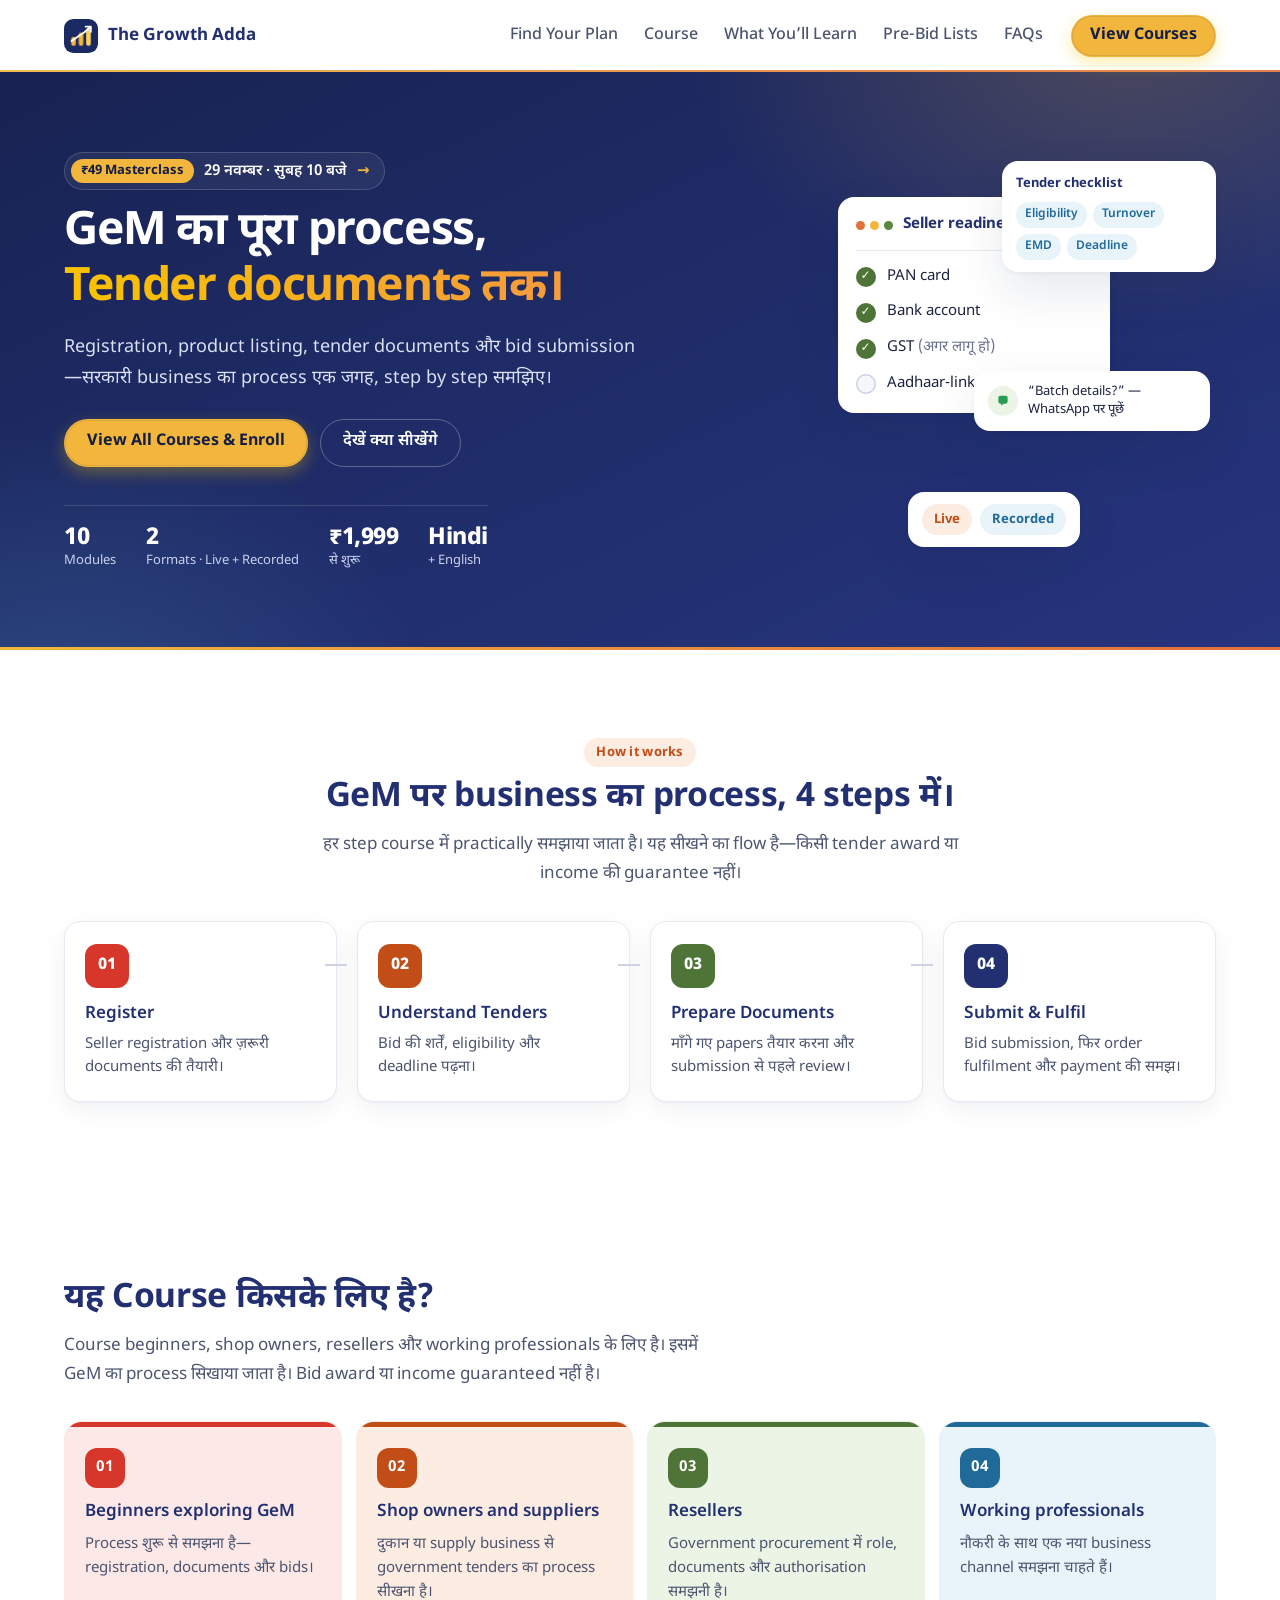
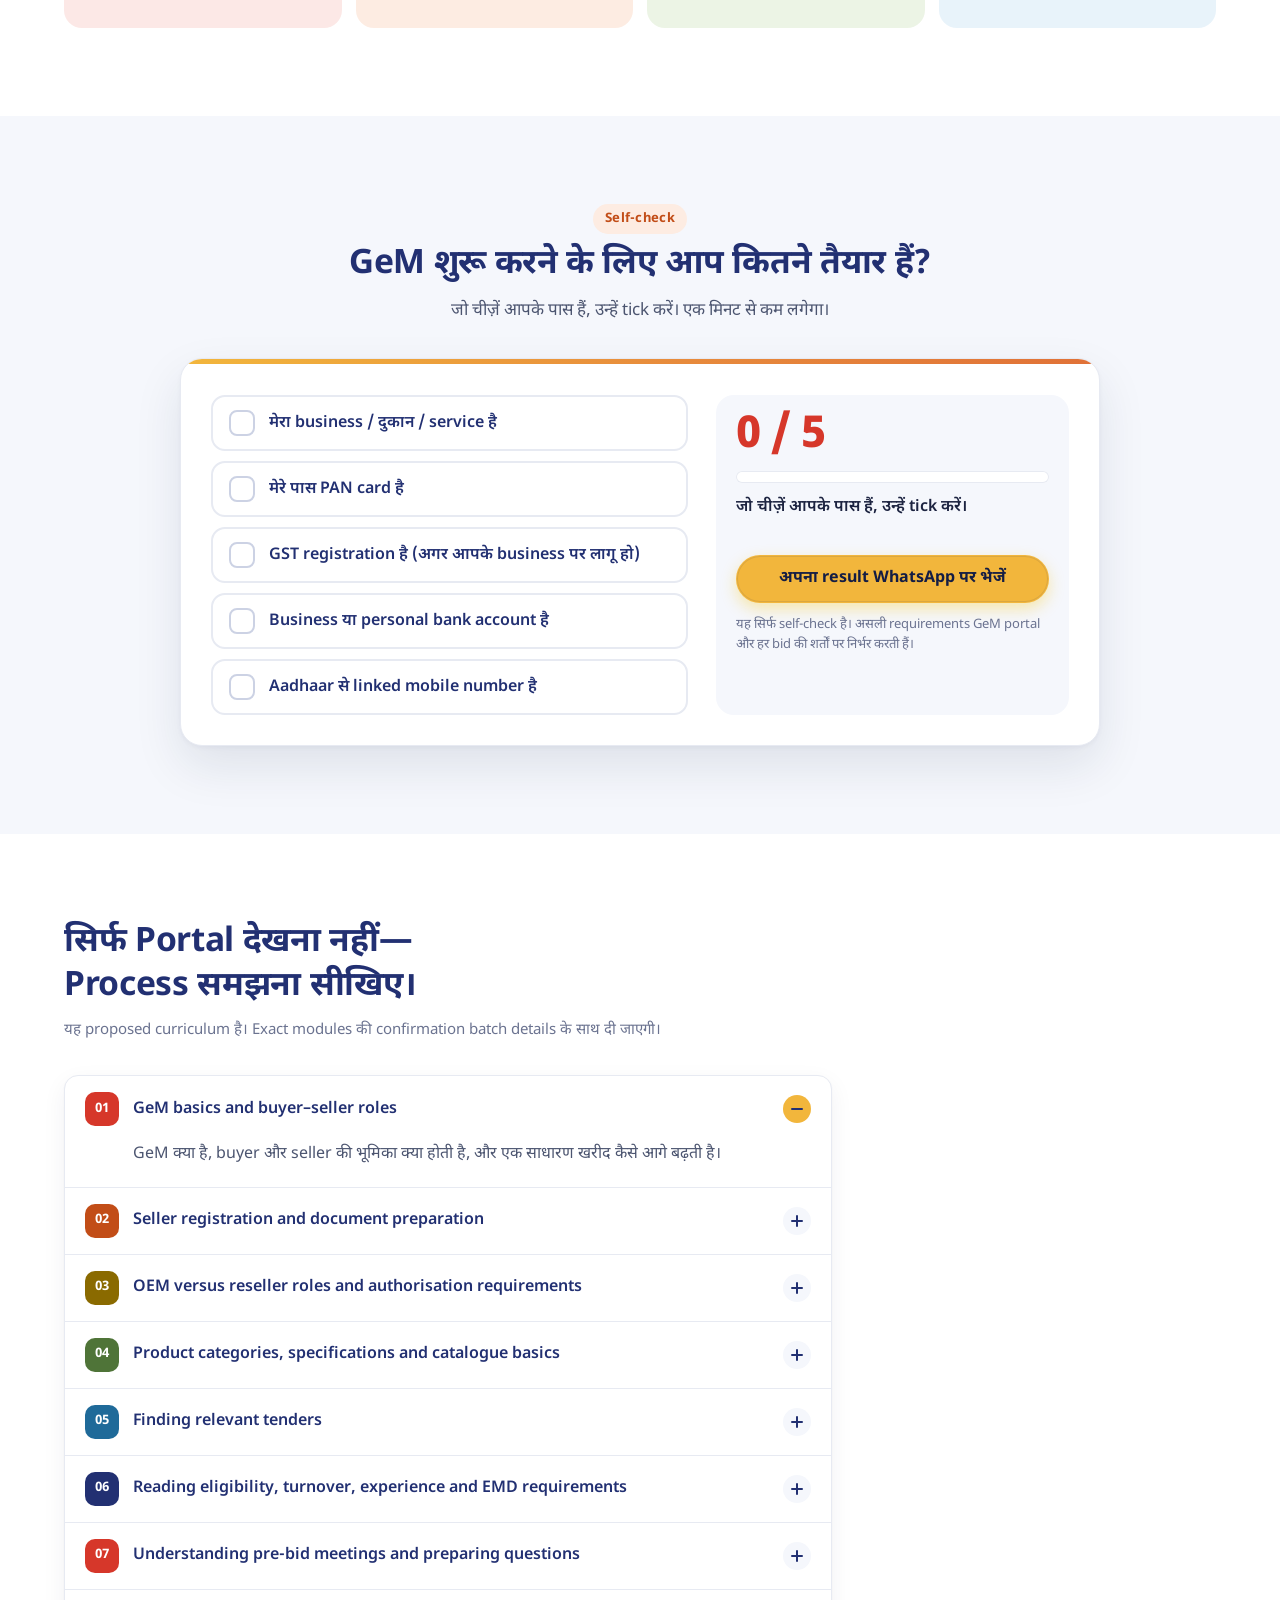
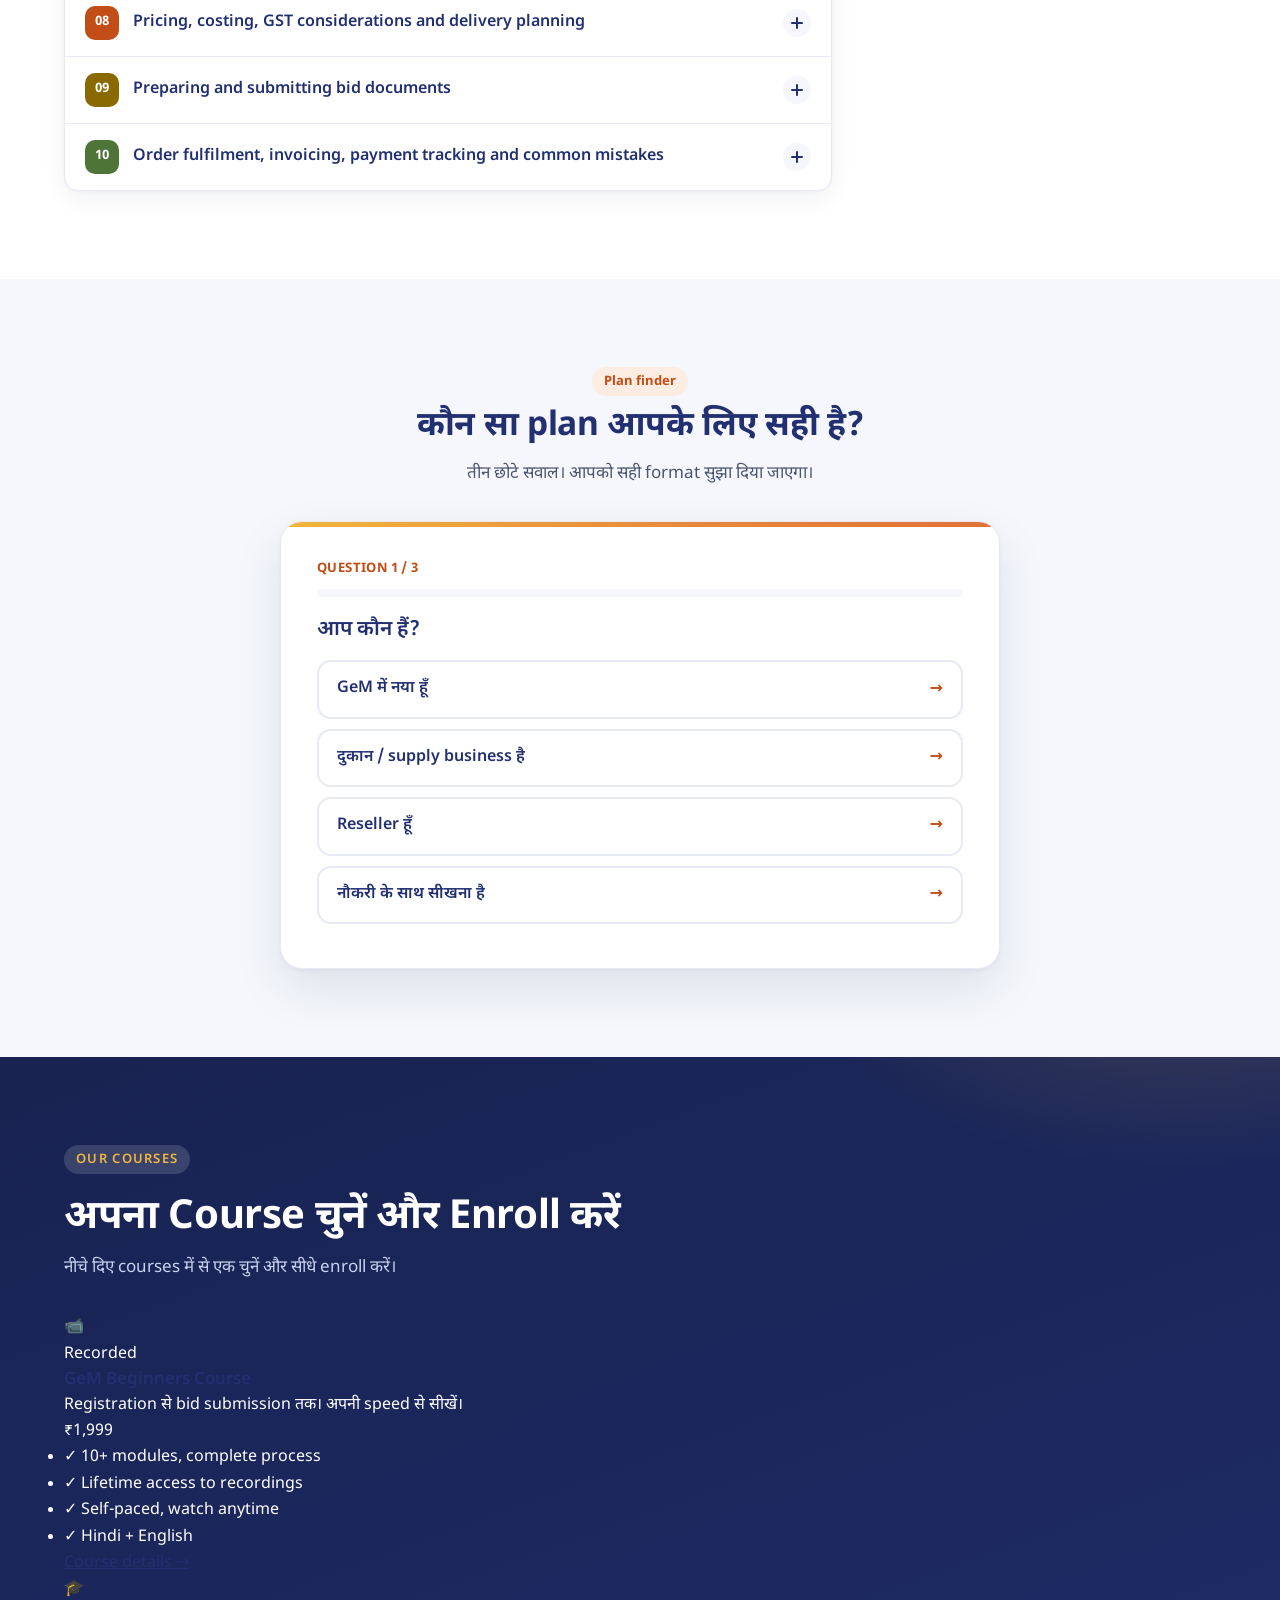
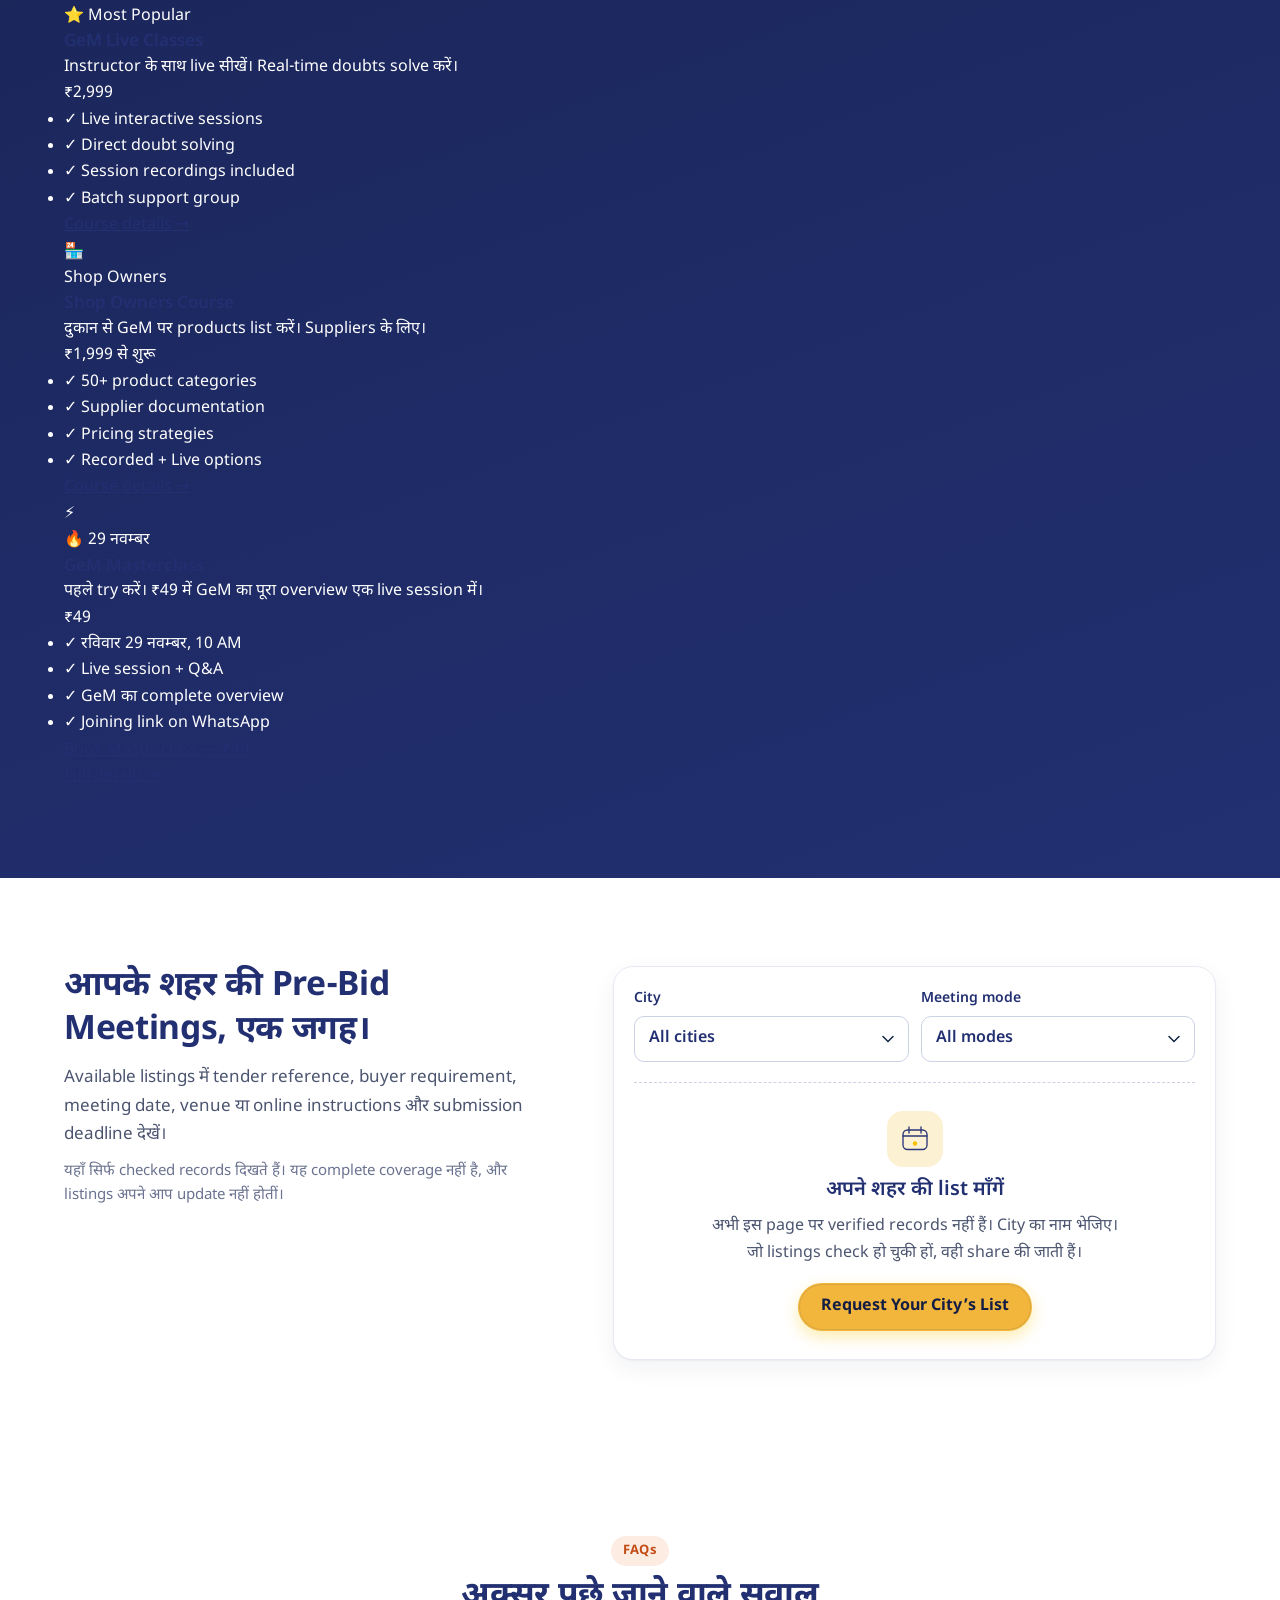
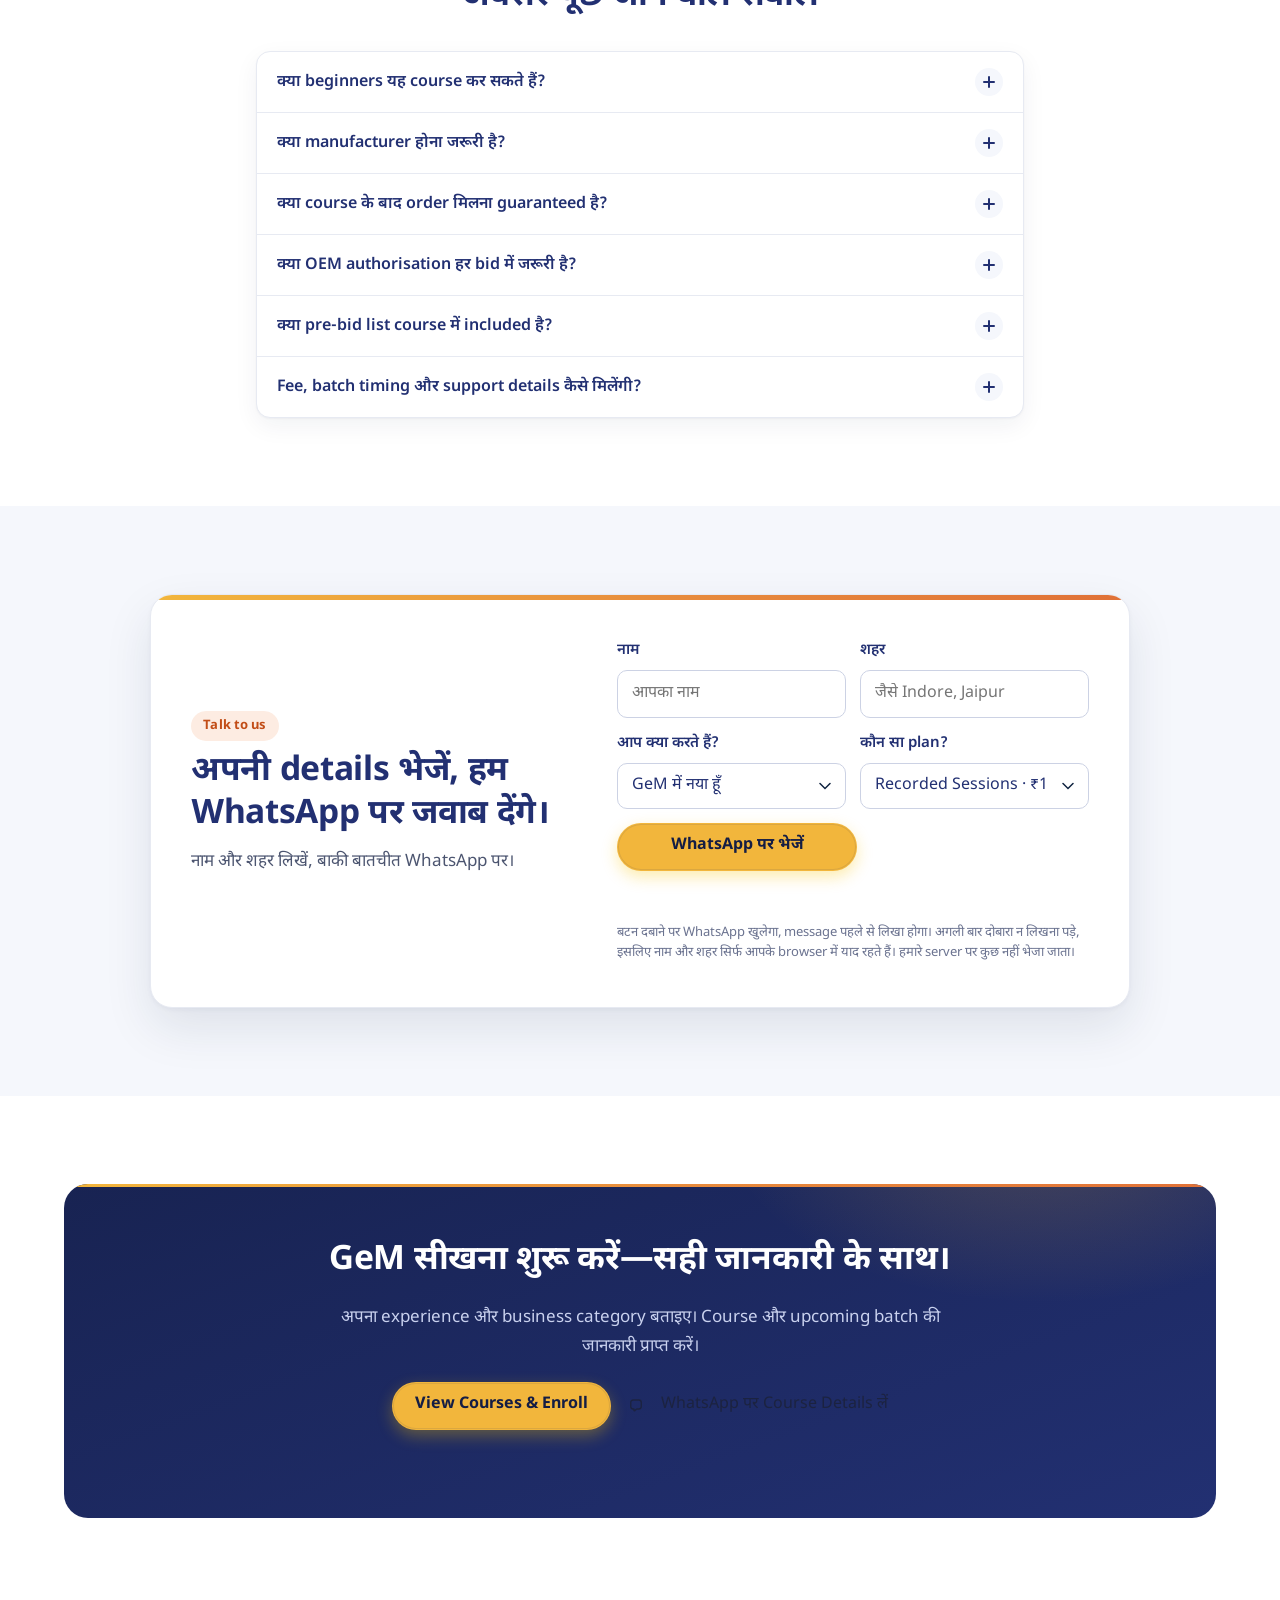
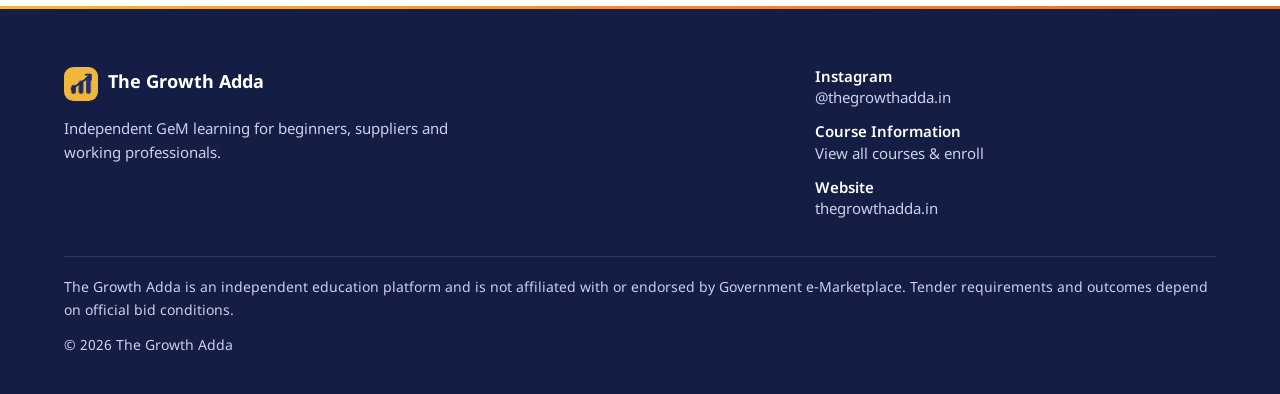
<file: index.html>
<!DOCTYPE html>
<html lang="hi">
<head>
  <meta charset="utf-8">
  <meta name="viewport" content="width=device-width, initial-scale=1, viewport-fit=cover">
  <meta name="theme-color" content="#2C3777">
  <meta name="color-scheme" content="light">
  <meta name="format-detection" content="telephone=no">
  <meta name="robots" content="index, follow, max-image-preview:large, max-snippet:-1, max-video-preview:-1">
  <meta name="author" content="The Growth Adda">
  <script>document.documentElement.className += " js";</script>
  <title>GeM Course — पहले सही Process सीखिए | The Growth Adda</title>
  <meta name="description" content="GeM पर registration, tender documents और bid submission का process समझिए। The Growth Adda का practical course। Batch details के लिए enquiry करें।">
  <link rel="canonical" href="https://thegrowthadda.in/">
  <meta property="og:type" content="website">
  <meta property="og:locale" content="hi_IN">
  <meta property="og:site_name" content="The Growth Adda">
  <meta property="og:title" content="GeM पर Business शुरू करना है? पहले सही Process सीखिए।">
  <meta property="og:description" content="Registration, product listing, tender documents और bid submission—सरकारी business का process समझिए, step by step.">
  <meta property="og:url" content="https://thegrowthadda.in/">
  <meta property="og:image" content="https://thegrowthadda.in/assets/og.png">
  <meta property="og:image:width" content="1200">
  <meta property="og:image:height" content="630">
  <meta property="og:image:alt" content="The Growth Adda — GeM पर business शुरू करने से पहले सही process सीखिए।">
  <meta name="twitter:card" content="summary_large_image">
  <meta name="twitter:title" content="GeM पर Business शुरू करना है? पहले सही Process सीखिए।">
  <meta name="twitter:description" content="The Growth Adda पर GeM का process step by step समझिए। Course details के लिए enquiry करें।">
  <meta name="twitter:image" content="https://thegrowthadda.in/assets/og.png">
  <link rel="icon" href="assets/favicon.svg" type="image/svg+xml">
  <link rel="preconnect" href="https://fonts.googleapis.com">
  <link rel="preconnect" href="https://fonts.gstatic.com" crossorigin>
  <link rel="stylesheet" href="https://fonts.googleapis.com/css2?family=Noto+Sans+Devanagari:wght@400;500;600;700&display=swap">
  <link rel="stylesheet" href="css/styles.css">
  <script type="application/ld+json">
  {
    "@context": "https://schema.org",
    "@graph": [
      {
        "@type": "EducationalOrganization",
        "@id": "https://thegrowthadda.in/#org",
        "name": "The Growth Adda",
        "url": "https://thegrowthadda.in/",
        "logo": "https://thegrowthadda.in/assets/og.png",
        "image": "https://thegrowthadda.in/assets/og.png",
        "description": "Independent GeM learning for beginners, suppliers and working professionals.",
        "sameAs": ["https://www.instagram.com/thegrowthadda.in/"]
      },
      {
        "@type": "WebSite",
        "@id": "https://thegrowthadda.in/#website",
        "name": "The Growth Adda",
        "url": "https://thegrowthadda.in/",
        "inLanguage": "hi-IN",
        "description": "Independent GeM learning for beginners, suppliers and working professionals.",
        "publisher": { "@id": "https://thegrowthadda.in/#org" }
      },
      {
        "@type": "FAQPage",
        "@id": "https://thegrowthadda.in/#faqs",
        "inLanguage": "hi-IN",
        "mainEntity": [
          {
            "@type": "Question",
            "name": "क्या beginners यह course कर सकते हैं?",
            "acceptedAnswer": { "@type": "Answer", "text": "हाँ। Course beginners के लिए भी है, जिनमें shop owners और working professionals शामिल हैं, जो GeM का process शुरू से समझना चाहते हैं। Course join करने से किसी bid की eligibility अपने आप नहीं बन जाती। Eligibility उसी tender की शर्तों पर निर्भर करती है।" }
          },
          {
            "@type": "Question",
            "name": "क्या manufacturer होना जरूरी है?",
            "acceptedAnswer": { "@type": "Answer", "text": "नहीं। हर seller का manufacturer होना जरूरी नहीं है। GeM पर buyer, OEM और reseller की भूमिका अलग होती है। Reseller के लिए authorisation कई categories में माँगी जाती है, और कुछ bids में OEM खुद participate करता है। कौन सी role लागू होती है, यह category और bid conditions से तय होता है।" }
          },
          {
            "@type": "Question",
            "name": "क्या course के बाद order मिलना guaranteed है?",
            "acceptedAnswer": { "@type": "Answer", "text": "नहीं। Course में process सिखाया जाता है। Participation से eligibility, tender award या income guaranteed नहीं होती। नतीजा official bid conditions, documents, pricing और buyer की evaluation पर निर्भर करता है।" }
          },
          {
            "@type": "Question",
            "name": "क्या OEM authorisation हर bid में जरूरी है?",
            "acceptedAnswer": { "@type": "Answer", "text": "हर bid में नहीं। OEM authorisation की जरूरत product category, seller की role और उस bid की शर्तों पर निर्भर करती है। कुछ bids manufacturer से जुड़ी होती हैं, कुछ authorised reseller से। Bid document में जो लिखा हो, वही लागू होता है।" }
          },
          {
            "@type": "Question",
            "name": "क्या pre-bid list course में included है?",
            "acceptedAnswer": { "@type": "Answer", "text": "Pre-bid meetings को समझना और questions तैयार करना proposed curriculum में है। City-wise pre-bid list course में included है या नहीं, यह अभी confirm नहीं है। Included का claim तभी होगा जब batch details में यह साफ लिखा हो।" }
          },
          {
            "@type": "Question",
            "name": "Fee, batch timing और support details कैसे मिलेंगी?",
            "acceptedAnswer": { "@type": "Answer", "text": "Upcoming batch की fee, start date, duration, live या recorded format, teaching language और support की जानकारी WhatsApp enquiry पर दी जाती है। इस page पर सिर्फ confirmed details दिखाई जाती हैं। अपना experience और business category लिखकर message करें।" }
          }
        ]
      }
    ]
  }
  </script>
</head>
<body>
  <a class="skip-link" href="#main">Skip to content</a>

  <header class="site-header">
    <div class="wrap header-bar">
      <a class="brand" href="#main">
        <svg class="brand-mark" viewBox="0 0 40 40" aria-hidden="true" focusable="false">
          <rect class="lm-badge" width="40" height="40" rx="11" fill="#1b2a63"/><g class="lm-bars"><rect x="8.5" y="21" width="5.4" height="10.5" rx="2.7" fill="#f2b63c"/><rect x="17.3" y="16" width="5.4" height="15.5" rx="2.7" fill="#f2b63c"/><rect x="26.1" y="11" width="5.4" height="20.5" rx="2.7" fill="#ffd25a"/></g><path class="lm-arrow" d="M9 26 L16.5 20.5 L24 15.5 L31 9.5" fill="none" stroke="#ffffff" stroke-width="2.2" stroke-linecap="round" stroke-linejoin="round"/><path class="lm-arrow-head" d="M25.5 9 L31.5 9 L31.5 15" fill="none" stroke="#ffffff" stroke-width="2.2" stroke-linecap="round" stroke-linejoin="round"/>
        </svg>
        <span class="brand-name">The Growth Adda</span>
      </a>
      <button type="button" class="menu-toggle" aria-expanded="false" aria-controls="site-nav">
        <span class="sr-only">Open menu</span>
        <span class="menu-icon" aria-hidden="true"><span></span><span></span><span></span></span>
      </button>
      <nav id="site-nav" class="nav" aria-label="Primary">
        <ul role="list">
          <li role="listitem"><a href="#find">Find Your Plan</a></li>
          <li role="listitem"><a href="#course">Course</a></li>
          <li role="listitem"><a href="#learn">What You’ll Learn</a></li>
          <li role="listitem"><a href="#prebid">Pre-Bid Lists</a></li>
          <li role="listitem"><a href="#faqs">FAQs</a></li>
        </ul>
        <a class="btn btn-gold" href="#course">View Courses</a>
      </nav>
    </div>
  </header>

  <main id="main" tabindex="-1">
    <section class="hero" aria-labelledby="hero-title">
      <div class="wrap hero-grid">
        <div class="hero-copy">
          <a class="promo" href="masterclass.html">
            <span class="promo-tag">₹49 Masterclass</span>
            <span class="promo-text">29 नवम्बर · सुबह 10 बजे</span>
            <span class="promo-arrow" aria-hidden="true">→</span>
          </a>
          <h1 id="hero-title">GeM का पूरा process,
            <span class="rotator" data-rotator aria-hidden="true">
              <span class="rotator-item accent is-active">Registration से शुरू।</span>
              <span class="rotator-item accent">Tender documents तक।</span>
              <span class="rotator-item accent">Bid submission तक।</span>
              <span class="rotator-item accent">Order fulfilment तक।</span>
            </span>
            <span class="sr-only">registration, tender documents, bid submission और order fulfilment—step by step।</span>
          </h1>
          <p class="lead">Registration, product listing, tender documents और bid submission—सरकारी business का process एक जगह, step by step समझिए।</p>
          <div class="hero-actions">
            <a class="btn btn-gold" href="courses.html">View All Courses & Enroll</a>
            <a class="btn btn-ghost" href="#learn">देखें क्या सीखेंगे</a>
          </div>
          <ul class="hero-metrics" role="list">
            <li role="listitem"><span class="hm-num" lang="en">10</span><span class="hm-label">Modules</span></li>
            <li role="listitem"><span class="hm-num" lang="en">2</span><span class="hm-label">Formats · Live + Recorded</span></li>
            <li role="listitem"><span class="hm-num" lang="en">₹1,999</span><span class="hm-label">से शुरू</span></li>
            <li role="listitem"><span class="hm-num" lang="en">Hindi</span><span class="hm-label">+ English</span></li>
          </ul>
        </div>

        <div class="hero-stage" aria-hidden="true">
          <div class="stage-card stage-main">
            <div class="stage-head">
              <span class="stage-dots"><i></i><i></i><i></i></span>
              <span class="stage-title" lang="en">Seller readiness</span>
            </div>
            <ul class="stage-checks" role="list">
              <li class="ok"><span lang="en">PAN card</span></li>
              <li class="ok"><span lang="en">Bank account</span></li>
              <li class="ok"><span>GST <em>(अगर लागू हो)</em></span></li>
              <li><span>Aadhaar-linked mobile</span></li>
            </ul>
          </div>
          <div class="stage-chip chip-tender">
            <span class="chip-k" lang="en">Tender checklist</span>
            <span class="chip-fields"><i>Eligibility</i><i>Turnover</i><i>EMD</i><i>Deadline</i></span>
          </div>
          <div class="stage-chip chip-wa">
            <span class="chip-wa-ic" aria-hidden="true">
              <svg viewBox="0 0 24 24" width="16" height="16"><path d="M5 7.2A3.2 3.2 0 0 1 8.2 4h7.6A3.2 3.2 0 0 1 19 7.2v5.6a3.2 3.2 0 0 1-3.2 3.2H13l-2.8 2.2a.6.6 0 0 1-1-.4V16H8.2A3.2 3.2 0 0 1 5 12.8z" fill="#2a9d55"/></svg>
            </span>
            <span class="chip-wa-tx">“Batch details?” — WhatsApp पर पूछें</span>
          </div>
          <div class="stage-chip chip-format">
            <span class="fmt live" lang="en">Live</span>
            <span class="fmt rec" lang="en">Recorded</span>
          </div>
        </div>
      </div>
    </section>

    <section class="section process" aria-labelledby="process-title">
      <div class="wrap">
        <div class="section-head center">
          <p class="eyebrow" lang="en">How it works</p>
          <h2 id="process-title">GeM पर business का process, 4 steps में।</h2>
          <p class="lead">हर step course में practically समझाया जाता है। यह सीखने का flow है—किसी tender award या income की guarantee नहीं।</p>
        </div>
        <ol class="process-grid" role="list">
          <li class="process-step" role="listitem">
            <span class="ps-num" lang="en">01</span>
            <h3 lang="en">Register</h3>
            <p>Seller registration और ज़रूरी documents की तैयारी।</p>
          </li>
          <li class="process-step" role="listitem">
            <span class="ps-num" lang="en">02</span>
            <h3 lang="en">Understand Tenders</h3>
            <p>Bid की शर्तें, eligibility और deadline पढ़ना।</p>
          </li>
          <li class="process-step" role="listitem">
            <span class="ps-num" lang="en">03</span>
            <h3 lang="en">Prepare Documents</h3>
            <p>माँगे गए papers तैयार करना और submission से पहले review।</p>
          </li>
          <li class="process-step" role="listitem">
            <span class="ps-num" lang="en">04</span>
            <h3 lang="en">Submit &amp; Fulfil</h3>
            <p>Bid submission, फिर order fulfilment और payment की समझ।</p>
          </li>
        </ol>
      </div>
    </section>

    <section class="section" aria-labelledby="audience-title">
      <div class="wrap">
        <div class="section-head">
          <h2 id="audience-title">यह Course किसके लिए है?</h2>
          <p class="lead">Course beginners, shop owners, resellers और working professionals के लिए है। इसमें GeM का process सिखाया जाता है। Bid award या income guaranteed नहीं है।</p>
        </div>
        <ul class="audience-grid" role="list">
          <li class="card" role="listitem">
            <p class="card-index" lang="en">01</p>
            <h3 lang="en">Beginners exploring GeM</h3>
            <p>Process शुरू से समझना है—registration, documents और bids।</p>
          </li>
          <li class="card" role="listitem">
            <p class="card-index" lang="en">02</p>
            <h3 lang="en">Shop owners and suppliers</h3>
            <p>दुकान या supply business से government tenders का process सीखना है।</p>
          </li>
          <li class="card" role="listitem">
            <p class="card-index" lang="en">03</p>
            <h3 lang="en">Resellers</h3>
            <p>Government procurement में role, documents और authorisation समझनी है।</p>
          </li>
          <li class="card" role="listitem">
            <p class="card-index" lang="en">04</p>
            <h3 lang="en">Working professionals</h3>
            <p>नौकरी के साथ एक नया business channel समझना चाहते हैं।</p>
          </li>
        </ul>
      </div>
    </section>

    <section class="section section-soft" id="ready" aria-labelledby="ready-title">
      <div class="wrap">
        <div class="section-head center">
          <p class="eyebrow" lang="en">Self-check</p>
          <h2 id="ready-title">GeM शुरू करने के लिए आप कितने तैयार हैं?</h2>
          <p class="lead">जो चीज़ें आपके पास हैं, उन्हें tick करें। एक मिनट से कम लगेगा।</p>
        </div>
        <div class="ready" data-readiness></div>
      </div>
    </section>

    <section class="section" id="learn" aria-labelledby="learn-title">
      <div class="wrap">
        <div class="section-head">
          <h2 id="learn-title">सिर्फ Portal देखना नहीं—Process समझना सीखिए।</h2>
          <p class="note" data-curriculum-note>यह proposed curriculum है। Exact modules की confirmation batch details के साथ दी जाएगी।</p>
        </div>
        <!-- Modules are rendered from js/config.js -->
        <div class="accordion" data-accordion data-curriculum></div>
      </div>
    </section>

    <section class="section section-soft" id="find" aria-labelledby="find-title">
      <div class="wrap quiz-wrap">
        <div class="section-head center">
          <p class="eyebrow" lang="en">Plan finder</p>
          <h2 id="find-title">कौन सा plan आपके लिए सही है?</h2>
          <p class="lead">तीन छोटे सवाल। आपको सही format सुझा दिया जाएगा।</p>
        </div>
        <div class="quiz" data-quiz></div>
      </div>
    </section>

    <section class="section offer" id="course" aria-labelledby="course-title">
      <div class="wrap">
        <div class="section-head on-dark">
          <p class="eyebrow" lang="en">Our Courses</p>
          <h2 id="course-title">अपना Course चुनें और Enroll करें</h2>
          <p class="lead">नीचे दिए courses में से एक चुनें और सीधे enroll करें।</p>
        </div>

        <div class="course-cards-grid">

          <!-- Card 1: Recorded -->
          <article class="ccard">
            <div class="ccard-top">
              <span class="ccard-icon">📹</span>
              <div class="ccard-badge">Recorded</div>
            </div>
            <h3 class="ccard-title">GeM Beginners Course</h3>
            <p class="ccard-desc">Registration से bid submission तक। अपनी speed से सीखें।</p>
            <div class="ccard-price">₹1,999</div>
            <ul class="ccard-features">
              <li>✓ 10+ modules, complete process</li>
              <li>✓ Lifetime access to recordings</li>
              <li>✓ Self-paced, watch anytime</li>
              <li>✓ Hindi + English</li>
            </ul>
            <div class="ccard-action">
              <form>
                <script src="https://checkout.razorpay.com/v1/payment-button.js" data-payment_button_id="pl_U2wIMHH0D1kU4v" async></script>
              </form>
            </div>
            <a href="recorded-lp.html" class="ccard-link">Course details →</a>
          </article>

          <!-- Card 2: Live -->
          <article class="ccard ccard-featured">
            <div class="ccard-top">
              <span class="ccard-icon">🎓</span>
              <div class="ccard-badge ccard-badge-gold">⭐ Most Popular</div>
            </div>
            <h3 class="ccard-title">GeM Live Classes</h3>
            <p class="ccard-desc">Instructor के साथ live सीखें। Real-time doubts solve करें।</p>
            <div class="ccard-price">₹2,999</div>
            <ul class="ccard-features">
              <li>✓ Live interactive sessions</li>
              <li>✓ Direct doubt solving</li>
              <li>✓ Session recordings included</li>
              <li>✓ Batch support group</li>
            </ul>
            <div class="ccard-action">
              <form>
                <script src="https://checkout.razorpay.com/v1/payment-button.js" data-payment_button_id="pl_U3XsgZz2mwGJlJ" async></script>
              </form>
            </div>
            <a href="live-lp.html" class="ccard-link">Course details →</a>
          </article>

          <!-- Card 3: Shop Owners -->
          <article class="ccard">
            <div class="ccard-top">
              <span class="ccard-icon">🏪</span>
              <div class="ccard-badge">Shop Owners</div>
            </div>
            <h3 class="ccard-title">Shop Owners Course</h3>
            <p class="ccard-desc">दुकान से GeM पर products list करें। Suppliers के लिए।</p>
            <div class="ccard-price">₹1,999 <span class="ccard-price-sub">से शुरू</span></div>
            <ul class="ccard-features">
              <li>✓ 50+ product categories</li>
              <li>✓ Supplier documentation</li>
              <li>✓ Pricing strategies</li>
              <li>✓ Recorded + Live options</li>
            </ul>
            <div class="ccard-action">
              <form>
                <script src="https://checkout.razorpay.com/v1/payment-button.js" data-payment_button_id="pl_U2wIMHH0D1kU4v" async></script>
              </form>
            </div>
            <a href="shop-owners-lp.html" class="ccard-link">Course details →</a>
          </article>

          <!-- Card 4: Masterclass -->
          <article class="ccard ccard-masterclass">
            <div class="ccard-top">
              <span class="ccard-icon">⚡</span>
              <div class="ccard-badge ccard-badge-red">🔥 29 नवम्बर</div>
            </div>
            <h3 class="ccard-title">GeM Masterclass</h3>
            <p class="ccard-desc">पहले try करें। ₹49 में GeM का पूरा overview एक live session में।</p>
            <div class="ccard-price">₹49</div>
            <ul class="ccard-features">
              <li>✓ रविवार 29 नवम्बर, 10 AM</li>
              <li>✓ Live session + Q&A</li>
              <li>✓ GeM का complete overview</li>
              <li>✓ Joining link on WhatsApp</li>
            </ul>
            <div class="ccard-action">
              <a href="masterclass.html" class="ccard-btn-gold">Book Masterclass — ₹49</a>
            </div>
            <a href="masterclass.html" class="ccard-link">Full details →</a>
          </article>

        </div>
      </div>
    </section>

    <section class="section" id="prebid" aria-labelledby="prebid-title">
      <div class="wrap split">
        <div>
          <div class="section-head">
            <h2 id="prebid-title">आपके शहर की Pre-Bid Meetings, एक जगह।</h2>
            <p class="lead">Available listings में tender reference, buyer requirement, meeting date, venue या online instructions और submission deadline देखें।</p>
            <p class="quiet">यहाँ सिर्फ checked records दिखते हैं। यह complete coverage नहीं है, और listings अपने आप update नहीं होतीं।</p>
          </div>
        </div>
        <div class="listing-panel" data-prebid>
          <div class="empty" data-empty>
            <svg width="48" height="48" viewBox="0 0 48 48" aria-hidden="true" focusable="false">
              <rect x="8" y="12" width="32" height="26" rx="6" fill="none" stroke="#2C3777" stroke-width="1.8"/>
              <path d="M8 20h32M16 8v8M32 8v8" stroke="#2C3777" stroke-width="1.8" stroke-linecap="round"/>
              <circle cx="24" cy="30" r="3" fill="#F8C300"/>
            </svg>
            <h3>अपने शहर की list माँगें</h3>
            <p>अभी इस page पर verified records नहीं हैं। City का नाम भेजिए। जो listings check हो चुकी हों, वही share की जाती हैं।</p>
            <a class="btn btn-gold" data-city-request lang="en" href="https://wa.me/918007974088?text=Hi%20Growth%20Adda%2C%20please%20share%20the%20pre-bid%20list%20for%20my%20city.">Request Your City’s List</a>
          </div>
        </div>
      </div>
    </section>

    <section class="section" id="practice" data-trust hidden aria-labelledby="practice-title">
      <div class="wrap">
        <div class="section-head">
          <h2 id="practice-title" lang="en">Real Documents. Clear Explanations. Practical Learning.</h2>
        </div>
        <div data-instructor></div>
        <div data-video></div>
        <div data-shots></div>
        <div data-quotes></div>
      </div>
    </section>

    <section class="section" id="faqs" aria-labelledby="faq-title">
      <div class="wrap">
        <div class="section-head center">
          <p class="eyebrow" lang="en">FAQs</p>
          <h2 id="faq-title">अक्सर पूछे जाने वाले सवाल</h2>
        </div>
        <div class="accordion" data-accordion>
          <div class="accordion-item">
            <h3>
              <button type="button" class="accordion-button" id="faq-btn-1" aria-expanded="false" aria-controls="faq-1" data-accordion-button>
                <span class="mod-title">क्या beginners यह course कर सकते हैं?</span>
                <span class="acc-icon" aria-hidden="true"></span>
              </button>
            </h3>
            <div id="faq-1" class="accordion-panel" role="region" aria-labelledby="faq-btn-1" hidden>
              <p>हाँ। Course beginners के लिए भी है, जिनमें shop owners और working professionals शामिल हैं, जो GeM का process शुरू से समझना चाहते हैं। Course join करने से किसी bid की eligibility अपने आप नहीं बन जाती। Eligibility उसी tender की शर्तों पर निर्भर करती है।</p>
            </div>
          </div>

          <div class="accordion-item">
            <h3>
              <button type="button" class="accordion-button" id="faq-btn-2" aria-expanded="false" aria-controls="faq-2" data-accordion-button>
                <span class="mod-title">क्या manufacturer होना जरूरी है?</span>
                <span class="acc-icon" aria-hidden="true"></span>
              </button>
            </h3>
            <div id="faq-2" class="accordion-panel" role="region" aria-labelledby="faq-btn-2" hidden>
              <p>नहीं। हर seller का manufacturer होना जरूरी नहीं है। GeM पर buyer, OEM और reseller की भूमिका अलग होती है। Reseller के लिए authorisation कई categories में माँगी जाती है, और कुछ bids में OEM खुद participate करता है। कौन सी role लागू होती है, यह category और bid conditions से तय होता है।</p>
            </div>
          </div>

          <div class="accordion-item">
            <h3>
              <button type="button" class="accordion-button" id="faq-btn-3" aria-expanded="false" aria-controls="faq-3" data-accordion-button>
                <span class="mod-title">क्या course के बाद order मिलना guaranteed है?</span>
                <span class="acc-icon" aria-hidden="true"></span>
              </button>
            </h3>
            <div id="faq-3" class="accordion-panel" role="region" aria-labelledby="faq-btn-3" hidden>
              <p>नहीं। Course में process सिखाया जाता है। Participation से eligibility, tender award या income guaranteed नहीं होती। नतीजा official bid conditions, documents, pricing और buyer की evaluation पर निर्भर करता है।</p>
            </div>
          </div>

          <div class="accordion-item">
            <h3>
              <button type="button" class="accordion-button" id="faq-btn-4" aria-expanded="false" aria-controls="faq-4" data-accordion-button>
                <span class="mod-title">क्या OEM authorisation हर bid में जरूरी है?</span>
                <span class="acc-icon" aria-hidden="true"></span>
              </button>
            </h3>
            <div id="faq-4" class="accordion-panel" role="region" aria-labelledby="faq-btn-4" hidden>
              <p>हर bid में नहीं। OEM authorisation की जरूरत product category, seller की role और उस bid की शर्तों पर निर्भर करती है। कुछ bids manufacturer से जुड़ी होती हैं, कुछ authorised reseller से। Bid document में जो लिखा हो, वही लागू होता है।</p>
            </div>
          </div>

          <div class="accordion-item">
            <h3>
              <button type="button" class="accordion-button" id="faq-btn-5" aria-expanded="false" aria-controls="faq-5" data-accordion-button>
                <span class="mod-title">क्या pre-bid list course में included है?</span>
                <span class="acc-icon" aria-hidden="true"></span>
              </button>
            </h3>
            <div id="faq-5" class="accordion-panel" role="region" aria-labelledby="faq-btn-5" hidden>
              <p data-prebid-faq>Pre-bid meetings को समझना और questions तैयार करना proposed curriculum में है। City-wise pre-bid list course में included है या नहीं, यह अभी confirm नहीं है। Included का claim तभी होगा जब batch details में यह साफ लिखा हो।</p>
              <p class="faq-link" data-prebid-faq-link><a data-city-request href="https://wa.me/918007974088?text=Hi%20Growth%20Adda%2C%20please%20share%20the%20pre-bid%20list%20for%20my%20city.">Request Your City’s List</a></p>
            </div>
          </div>

          <div class="accordion-item">
            <h3>
              <button type="button" class="accordion-button" id="faq-btn-6" aria-expanded="false" aria-controls="faq-6" data-accordion-button>
                <span class="mod-title">Fee, batch timing और support details कैसे मिलेंगी?</span>
                <span class="acc-icon" aria-hidden="true"></span>
              </button>
            </h3>
            <div id="faq-6" class="accordion-panel" role="region" aria-labelledby="faq-btn-6" hidden>
              <p>Upcoming batch की fee, start date, duration, live या recorded format, teaching language और support की जानकारी WhatsApp enquiry पर दी जाती है। इस page पर सिर्फ confirmed details दिखाई जाती हैं। अपना experience और business category लिखकर message करें।</p>
              <p class="faq-link"><a href="courses.html">View All Courses</a></p>
            </div>
          </div>
        </div>
      </div>
    </section>

    <section class="section section-soft" id="enquire" aria-labelledby="enquire-title">
      <div class="wrap">
        <div class="lead-card">
          <div class="section-head">
            <p class="eyebrow" lang="en">Talk to us</p>
            <h2 id="enquire-title">अपनी details भेजें, हम WhatsApp पर जवाब देंगे।</h2>
            <p class="lead">नाम और शहर लिखें, बाकी बातचीत WhatsApp पर।</p>
          </div>
          <div data-lead></div>
        </div>
      </div>
    </section>

    <section class="section section-follow" aria-labelledby="final-title">
      <div class="wrap cta-band">
        <h2 id="final-title">GeM सीखना शुरू करें—सही जानकारी के साथ।</h2>
        <p class="lead">अपना experience और business category बताइए। Course और upcoming batch की जानकारी प्राप्त करें।</p>
        <div class="final-actions">
          <a class="btn btn-gold" href="#course">View Courses & Enroll</a>
            <svg viewBox="0 0 24 24" width="18" height="18" aria-hidden="true" focusable="false">
              <path d="M5 7.2A3.2 3.2 0 0 1 8.2 4h7.6A3.2 3.2 0 0 1 19 7.2v5.6a3.2 3.2 0 0 1-3.2 3.2H13l-2.8 2.2a.6.6 0 0 1-1-.4V16H8.2A3.2 3.2 0 0 1 5 12.8V7.2z" fill="none" stroke="currentColor" stroke-width="1.8" stroke-linejoin="round"/>
            </svg>
            WhatsApp पर Course Details लें
          </a>
        </div>
      </div>
    </section>
  </main>

  <footer class="site-footer">
    <div class="wrap">
      <div class="footer-top">
        <div class="footer-brand">
          <a class="footer-logo" href="#main">
            <svg class="brand-mark" viewBox="0 0 40 40" aria-hidden="true" focusable="false">
              <rect class="lm-badge" width="40" height="40" rx="11" fill="#f2b63c"/><g class="lm-bars"><rect x="8.5" y="21" width="5.4" height="10.5" rx="2.7" fill="#1b2a63"/><rect x="17.3" y="16" width="5.4" height="15.5" rx="2.7" fill="#1b2a63"/><rect x="26.1" y="11" width="5.4" height="20.5" rx="2.7" fill="#223072"/></g><path class="lm-arrow" d="M9 26 L16.5 20.5 L24 15.5 L31 9.5" fill="none" stroke="#1b2a63" stroke-width="2.2" stroke-linecap="round" stroke-linejoin="round"/><path class="lm-arrow-head" d="M25.5 9 L31.5 9 L31.5 15" fill="none" stroke="#1b2a63" stroke-width="2.2" stroke-linecap="round" stroke-linejoin="round"/>
            </svg>
            <span>The Growth Adda</span>
          </a>
          <p class="footer-tag">Independent GeM learning for beginners, suppliers and working professionals.</p>
        </div>
        <nav class="footer-nav" aria-label="Contact">
          <ul class="footer-links">
            <li>
              <a data-instagram href="https://www.instagram.com/thegrowthadda.in/" target="_blank" rel="noopener noreferrer">
                <span>Instagram</span>
                <span class="footer-meta">@thegrowthadda.in<span class="sr-only"> (opens in new tab)</span></span>
              </a>
            </li>
            <li>
              <a href="courses.html">
                <span>Course Information</span>
                <span class="footer-meta">View all courses & enroll</span>
              </a>
            </li>
            <li>
              <a data-site href="https://thegrowthadda.in/">
                <span>Website</span>
                <span class="footer-meta">thegrowthadda.in</span>
              </a>
            </li>
          </ul>
          <ul class="legal" data-legal hidden></ul>
        </nav>
      </div>
      <p class="disclaimer" lang="en">The Growth Adda is an independent education platform and is not affiliated with or endorsed by Government e-Marketplace. Tender requirements and outcomes depend on official bid conditions.</p>
      <p class="copyright">© <span data-year>2026</span> The Growth Adda</p>
    </div>
  </footer>

  <div class="sticky-cta" role="region" aria-label="Course enquiry">
    <div class="wrap">
      <a class="btn btn-gold" href="#course">View Courses & Enroll</a>
    </div>
  </div>

  <script src="js/config.js"></script>
  <script src="js/main.js"></script>
  <script src="js/interactive.js"></script>
  <script>
    // Razorpay payment function
    window.razorpaySubmit = function(buttonId) {
      const form = document.createElement('form');
      form.setAttribute('action', 'https://api.razorpay.com/v1/payment_button/' + buttonId + '/submit');
      form.setAttribute('method', 'POST');
      document.body.appendChild(form);
      form.submit();
    };
  </script>
</body>
</html>
</file>
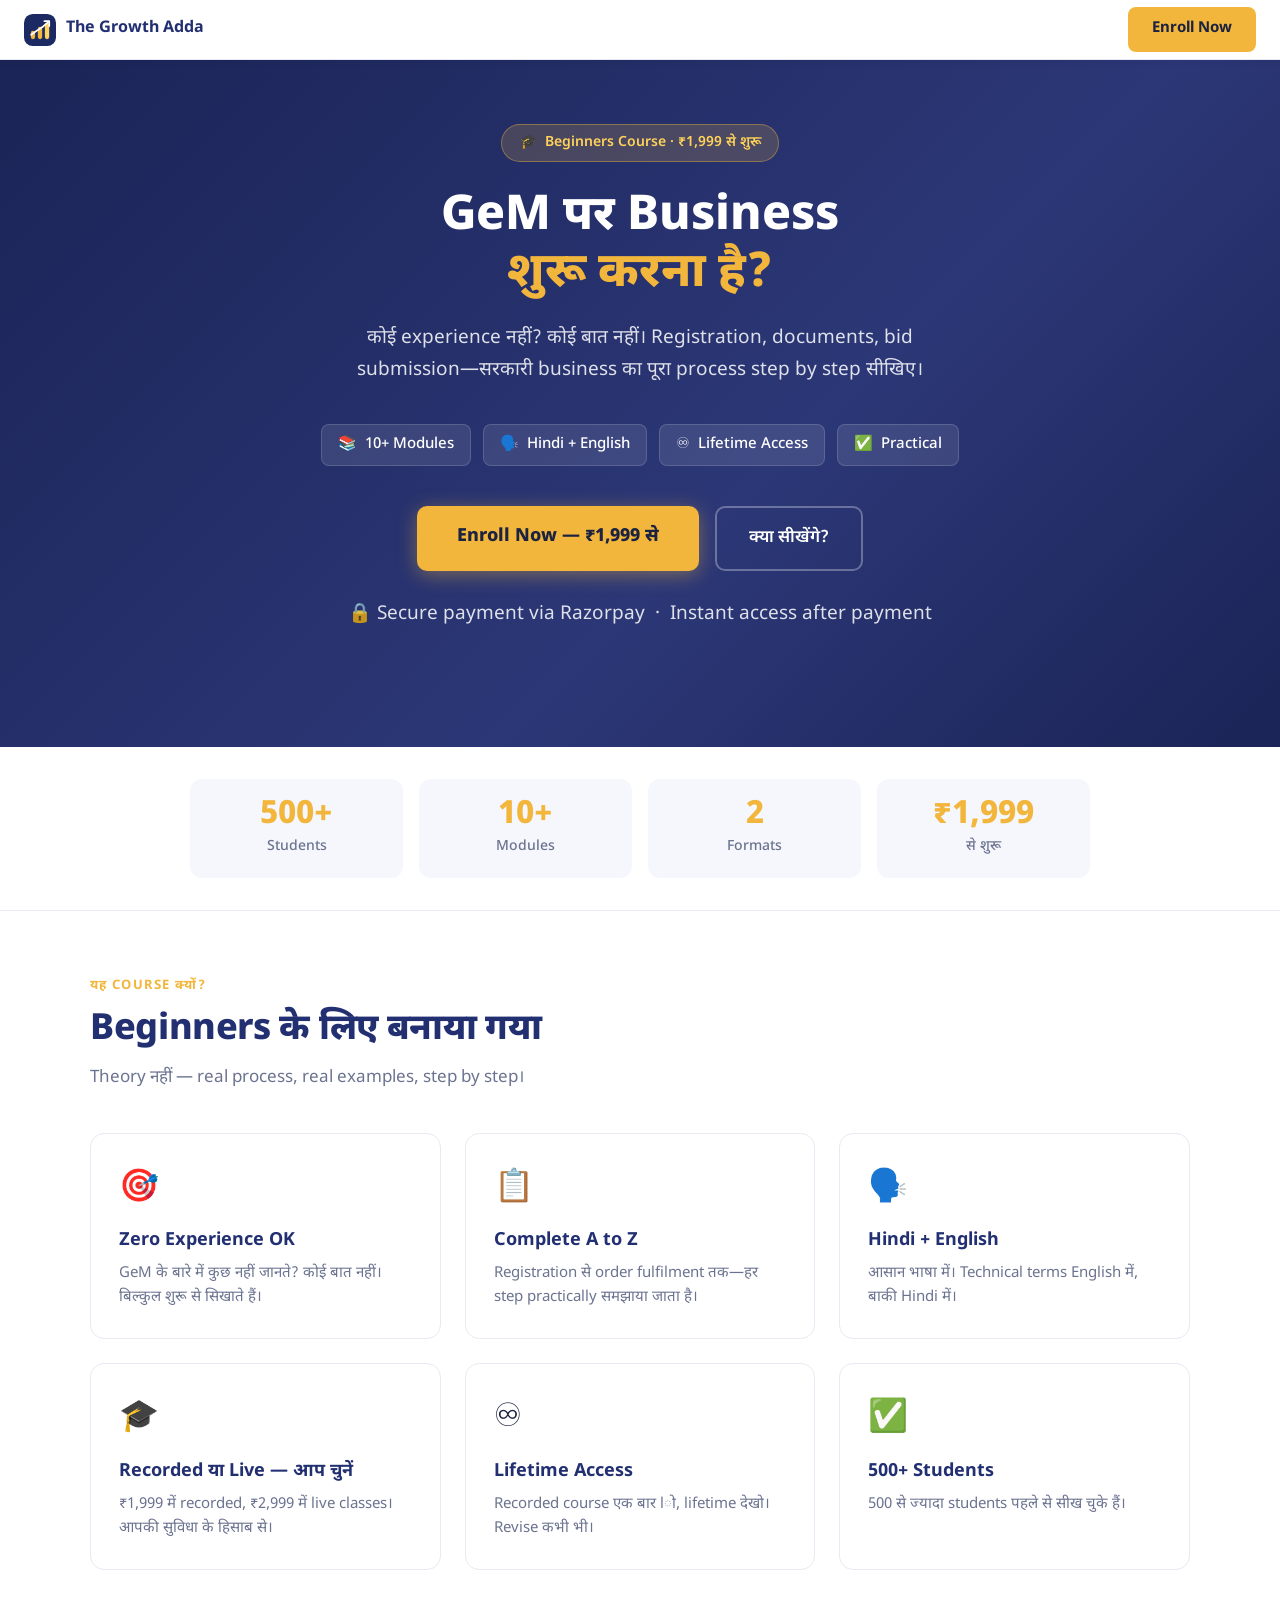
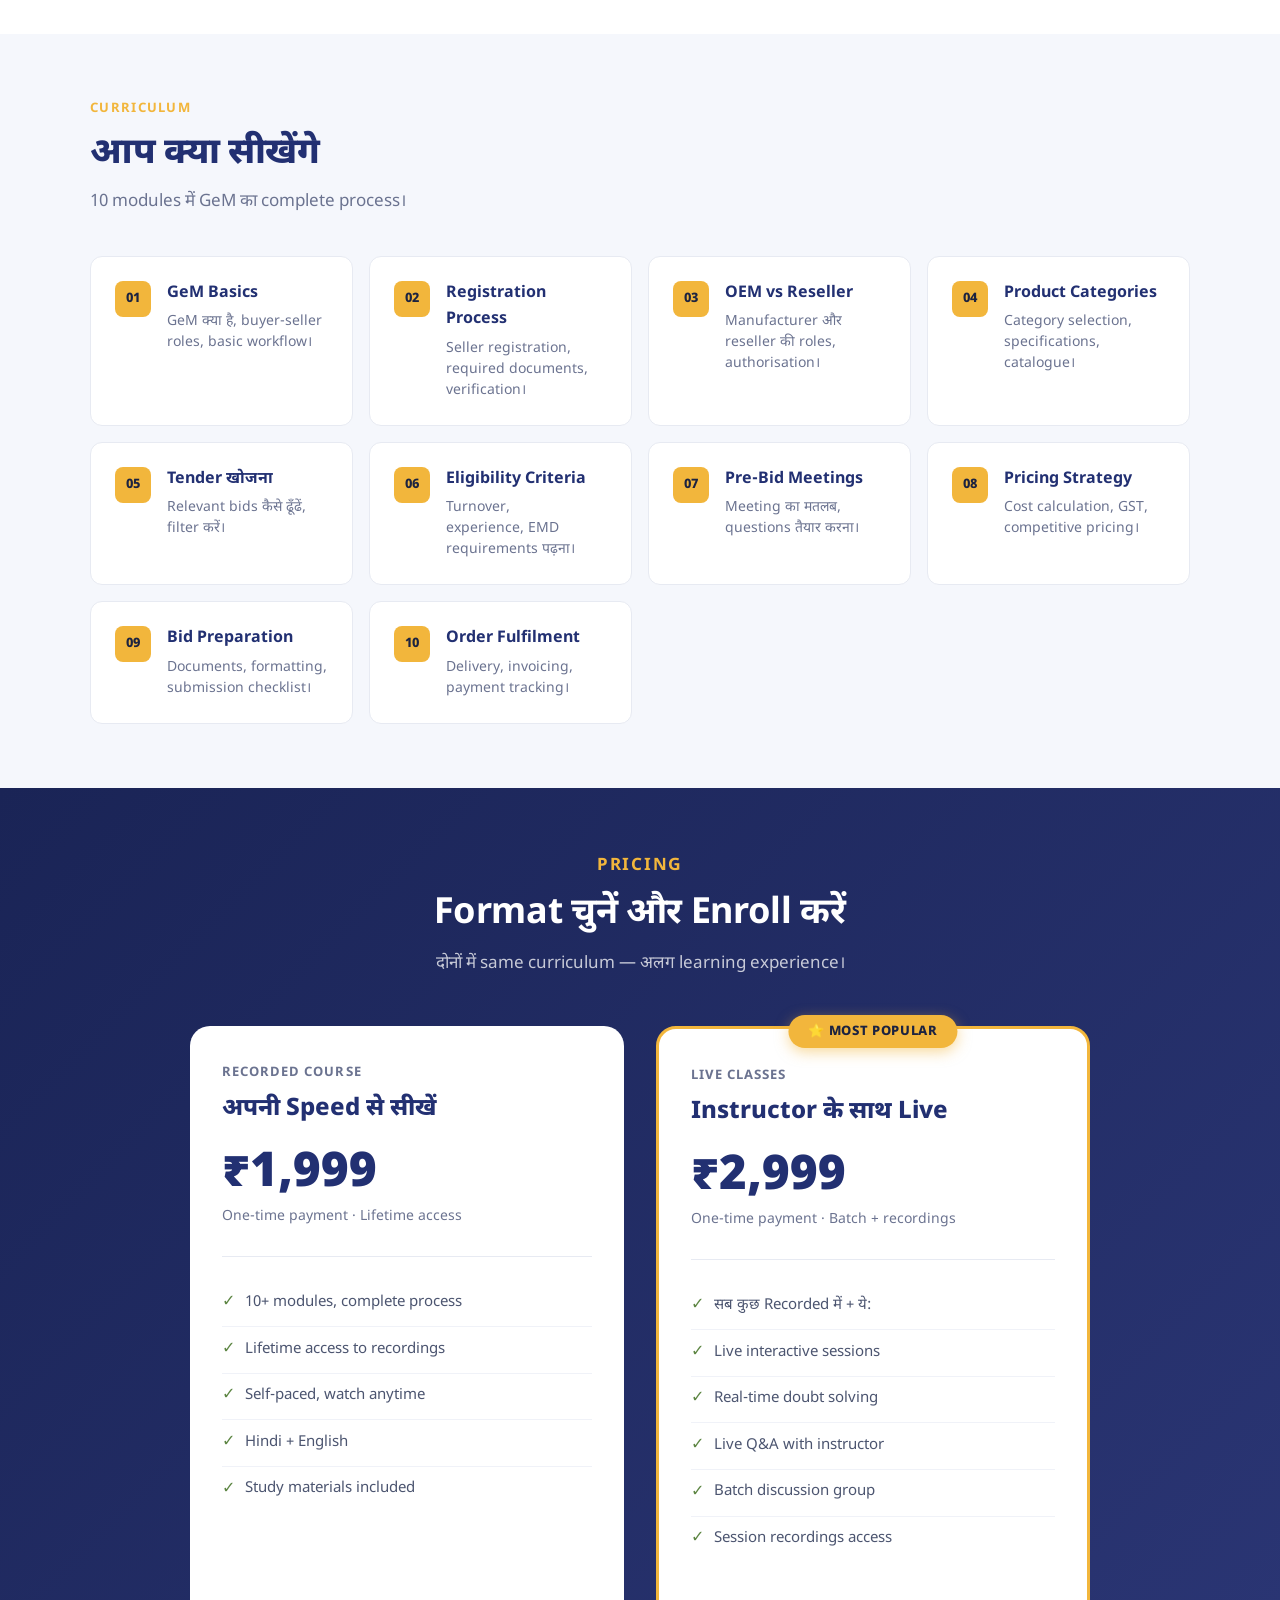
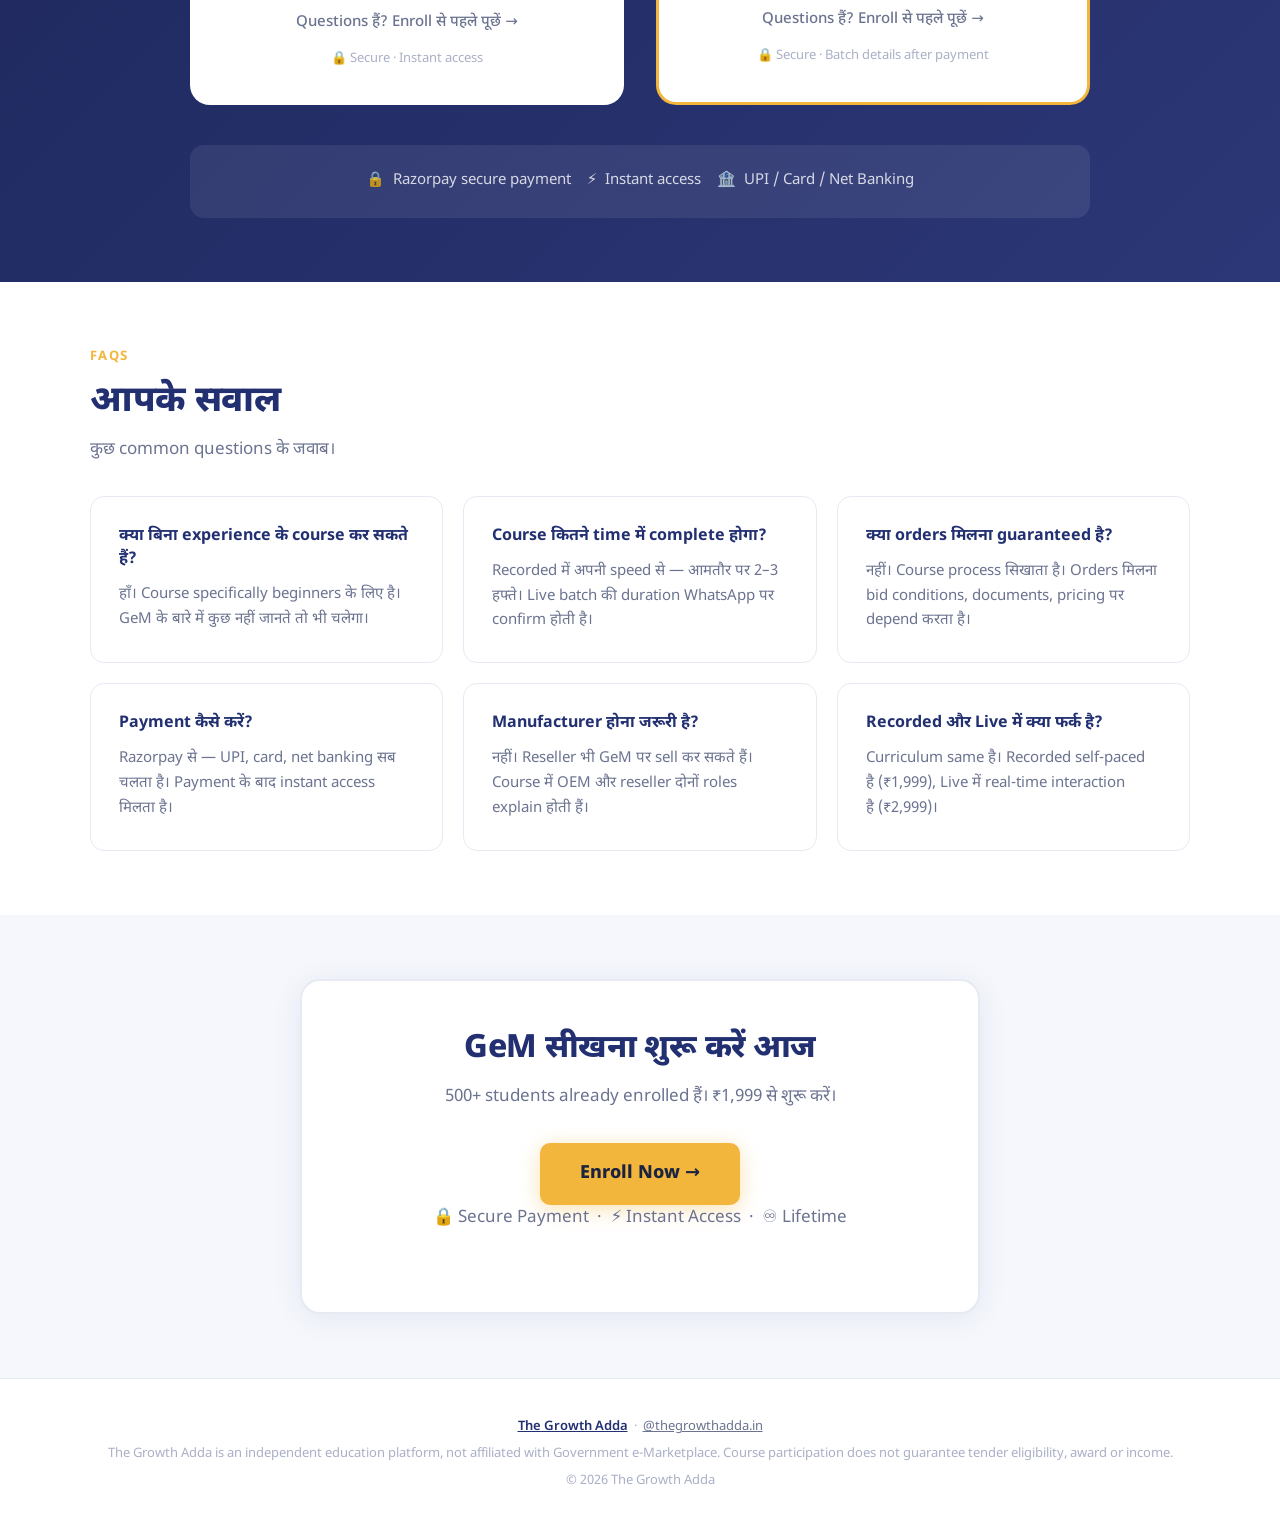
<file: beginners-lp.html>
<!DOCTYPE html>
<html lang="hi">
<head>
  <meta charset="utf-8">
  <meta name="viewport" content="width=device-width, initial-scale=1, viewport-fit=cover">
  <meta name="theme-color" content="#2C3777">
  <meta name="color-scheme" content="light">
  <meta name="format-detection" content="telephone=no">
  <meta name="robots" content="index, follow">
  <meta name="author" content="The Growth Adda">
  <title>GeM Beginners Course — ₹1,999 से शुरू | The Growth Adda</title>
  <meta name="description" content="GeM पर अपना business शुरू करें। Registration से bid submission तक complete course। ₹1,999 से शुरू।">
  <link rel="canonical" href="https://thegrowthadda.in/beginners-lp.html">
  <link rel="icon" href="assets/favicon.svg" type="image/svg+xml">
  <link rel="preconnect" href="https://fonts.googleapis.com">
  <link rel="preconnect" href="https://fonts.gstatic.com" crossorigin>
  <link rel="stylesheet" href="https://fonts.googleapis.com/css2?family=Noto+Sans+Devanagari:wght@400;500;600;700&display=swap">
  <link rel="stylesheet" href="css/styles.css">
  <style>
    /* ── Page-level overrides ── */
    * { box-sizing: border-box; }

    /* HEADER */
    .lp2-header {
      position: sticky; top: 0; z-index: 100;
      background: #fff;
      border-bottom: 1px solid #e7eaf2;
      padding: 0 1.5rem;
      height: 60px;
      display: flex; align-items: center; justify-content: space-between;
      max-width: 100%;
      box-shadow: 0 2px 8px rgba(0,0,0,0.06);
    }
    .lp2-brand { display: flex; align-items: center; gap: 0.625rem; text-decoration: none; }
    .lp2-brand span { font-size: 1rem; font-weight: 700; color: #223072; }
    .lp2-header-btn {
      background: #f2b63c; color: #1c2340;
      font-size: 0.9375rem; font-weight: 700;
      padding: 0.625rem 1.5rem;
      border-radius: 8px; text-decoration: none;
      white-space: nowrap;
      border: none; cursor: pointer;
      transition: background 0.2s;
    }
    .lp2-header-btn:hover { background: #e4a52c; }

    /* HERO */
    .lp2-hero {
      background: linear-gradient(135deg, #1a2456 0%, #2c3777 60%, #1a2456 100%);
      padding: 4rem 1.5rem 5rem;
      text-align: center;
      color: #fff;
    }
    .lp2-hero-inner { max-width: 760px; margin: 0 auto; }

    .lp2-pill {
      display: inline-flex; align-items: center; gap: 0.5rem;
      background: rgba(242,182,60,0.18);
      border: 1px solid rgba(242,182,60,0.4);
      color: #ffd25a;
      font-size: 0.875rem; font-weight: 600;
      padding: 0.4rem 1.1rem; border-radius: 50px;
      margin-bottom: 1.75rem;
    }

    .lp2-hero h1 {
      font-size: clamp(1.875rem, 5vw, 3rem);
      font-weight: 800; line-height: 1.18;
      color: #fff; margin: 0 0 1.25rem;
    }
    .lp2-hero h1 span { color: #f2b63c; display: block; }

    .lp2-hero p {
      font-size: clamp(1rem, 2.5vw, 1.1875rem);
      color: rgba(255,255,255,0.85);
      line-height: 1.7; margin: 0 auto 2.25rem;
      max-width: 620px;
    }

    .lp2-quick-features {
      display: flex; flex-wrap: wrap;
      justify-content: center; gap: 0.75rem;
      margin-bottom: 2.5rem;
    }
    .lp2-qf {
      display: flex; align-items: center; gap: 0.5rem;
      background: rgba(255,255,255,0.1);
      border: 1px solid rgba(255,255,255,0.15);
      padding: 0.5rem 1rem; border-radius: 8px;
      font-size: 0.9375rem; font-weight: 500;
    }

    .lp2-hero-cta {
      display: flex; flex-wrap: wrap;
      justify-content: center; gap: 1rem;
      margin-bottom: 1.75rem;
    }
    .lp2-btn-primary {
      background: #f2b63c; color: #1c2340;
      font-size: 1.125rem; font-weight: 800;
      padding: 1rem 2.5rem; border-radius: 10px;
      text-decoration: none; border: none; cursor: pointer;
      transition: all 0.2s;
      box-shadow: 0 4px 20px rgba(242,182,60,0.4);
    }
    .lp2-btn-primary:hover { background: #e4a52c; transform: translateY(-2px); }
    .lp2-btn-secondary {
      background: transparent; color: #fff;
      font-size: 1.0625rem; font-weight: 600;
      padding: 1rem 2rem; border-radius: 10px;
      text-decoration: none;
      border: 2px solid rgba(255,255,255,0.3);
      transition: all 0.2s;
    }
    .lp2-btn-secondary:hover { border-color: #f2b63c; color: #f2b63c; }

    .lp2-secure {
      font-size: 0.875rem; color: rgba(255,255,255,0.6);
    }

    /* STATS BAR */
    .lp2-stats {
      background: #fff;
      border-bottom: 1px solid #e7eaf2;
      padding: 2rem 1.5rem;
    }
    .lp2-stats-inner {
      max-width: 900px; margin: 0 auto;
      display: grid;
      grid-template-columns: repeat(2, 1fr);
      gap: 1rem;
    }
    @media(min-width:600px){ .lp2-stats-inner { grid-template-columns: repeat(4,1fr); } }
    .lp2-stat { text-align: center; padding: 1.25rem; border-radius: 12px; background: #f5f7fc; }
    .lp2-stat-num { font-size: 2rem; font-weight: 800; color: #f2b63c; line-height: 1; margin-bottom: 0.25rem; }
    .lp2-stat-label { font-size: 0.875rem; color: #6b7390; font-weight: 500; }

    /* SECTIONS */
    .lp2-section { padding: 4rem 1.5rem; }
    .lp2-section-alt { background: #f5f7fc; }
    .lp2-inner { max-width: 1100px; margin: 0 auto; }

    .lp2-section-label {
      font-size: 0.8125rem; font-weight: 700; text-transform: uppercase;
      letter-spacing: 0.1em; color: #f2b63c; margin-bottom: 0.75rem;
    }
    .lp2-section h2 {
      font-size: clamp(1.5rem, 3.5vw, 2.25rem);
      font-weight: 800; color: #223072;
      margin: 0 0 0.75rem; line-height: 1.25;
    }
    .lp2-section .lp2-sub {
      font-size: 1.0625rem; color: #6b7390; margin: 0 0 2.5rem; line-height: 1.6;
    }

    /* FEATURES GRID */
    .lp2-features {
      display: grid; gap: 1.5rem;
      grid-template-columns: repeat(auto-fit, minmax(280px, 1fr));
    }
    .lp2-feat {
      background: #fff; border: 1.5px solid #e7eaf2;
      border-radius: 14px; padding: 1.75rem;
      transition: border-color 0.2s, box-shadow 0.2s;
    }
    .lp2-feat:hover { border-color: #f2b63c; box-shadow: 0 4px 20px rgba(242,182,60,0.15); }
    .lp2-feat-icon { font-size: 2rem; margin-bottom: 0.875rem; }
    .lp2-feat h3 { font-size: 1.125rem; font-weight: 700; color: #223072; margin: 0 0 0.5rem; }
    .lp2-feat p { font-size: 0.9375rem; color: #6b7390; line-height: 1.6; margin: 0; }

    /* CURRICULUM */
    .lp2-curriculum {
      display: grid; gap: 1rem;
      grid-template-columns: repeat(auto-fit, minmax(260px, 1fr));
    }
    .lp2-module {
      background: #fff; border: 1.5px solid #e7eaf2;
      border-radius: 12px; padding: 1.5rem;
      display: flex; gap: 1rem; align-items: flex-start;
    }
    .lp2-mod-num {
      background: #f2b63c; color: #1c2340;
      font-size: 0.8125rem; font-weight: 800;
      min-width: 36px; height: 36px;
      border-radius: 8px;
      display: flex; align-items: center; justify-content: center;
      flex-shrink: 0;
    }
    .lp2-mod-text h4 { font-size: 1rem; font-weight: 700; color: #223072; margin: 0 0 0.25rem; }
    .lp2-mod-text p { font-size: 0.875rem; color: #6b7390; margin: 0; line-height: 1.5; }

    /* PRICING */
    .lp2-pricing-section {
      background: linear-gradient(135deg, #1a2456 0%, #2c3777 100%);
      padding: 4rem 1.5rem;
    }
    .lp2-pricing-head { text-align: center; margin-bottom: 3rem; }
    .lp2-pricing-head .lp2-section-label { color: #f2b63c; }
    .lp2-pricing-head h2 { color: #fff; font-size: clamp(1.5rem,3.5vw,2.25rem); margin: 0 0 0.75rem; }
    .lp2-pricing-head p { color: rgba(255,255,255,0.75); font-size: 1.0625rem; }

    .lp2-cards {
      display: grid; gap: 2rem;
      max-width: 900px; margin: 0 auto;
    }
    @media(min-width:720px){ .lp2-cards { grid-template-columns: repeat(2,1fr); } }

    .lp2-card {
      background: #fff; border-radius: 20px;
      padding: 2.25rem 2rem;
      display: flex; flex-direction: column;
      position: relative;
    }
    .lp2-card-popular {
      position: absolute; top: -14px; left: 50%; transform: translateX(-50%);
      background: #f2b63c; color: #1c2340;
      font-size: 0.8125rem; font-weight: 800;
      padding: 0.35rem 1.25rem; border-radius: 50px;
      text-transform: uppercase; letter-spacing: 0.05em;
      white-space: nowrap;
      box-shadow: 0 4px 14px rgba(242,182,60,0.5);
    }
    .lp2-card-featured { border: 3px solid #f2b63c; }

    .lp2-card-type {
      font-size: 0.8125rem; font-weight: 700; text-transform: uppercase;
      letter-spacing: 0.08em; color: #6b7390; margin-bottom: 0.5rem;
    }
    .lp2-card h3 { font-size: 1.5rem; font-weight: 800; color: #223072; margin: 0 0 1.5rem; }
    .lp2-card-price { font-size: 3rem; font-weight: 900; color: #223072; line-height: 1; margin-bottom: 0.375rem; }
    .lp2-card-price-note { font-size: 0.875rem; color: #6b7390; margin-bottom: 1.75rem; }

    .lp2-card-features {
      list-style: none; padding: 0; margin: 0 0 2rem;
      border-top: 1px solid #e7eaf2; padding-top: 1.5rem;
      flex: 1;
    }
    .lp2-card-features li {
      padding: 0.6rem 0;
      font-size: 0.9375rem; color: #4c5570;
      border-bottom: 1px solid #f0f2f8;
      display: flex; align-items: center; gap: 0.625rem;
    }
    .lp2-card-features li:last-child { border-bottom: none; }
    .lp2-card-features li::before {
      content: '✓';
      color: #5c8542; font-weight: 700; font-size: 1rem; flex-shrink: 0;
    }

    .lp2-card-pay { margin-top: auto; }
    .lp2-card-pay form { margin: 0; width: 100%; }

    /* Style the Razorpay iframe container */
    .lp2-card-pay form iframe {
      width: 100% !important;
    }

    .lp2-card-ask {
      display: block; text-align: center;
      margin-top: 0.875rem;
      font-size: 0.9375rem; font-weight: 500;
      color: #6b7390; text-decoration: none;
      transition: color 0.2s;
    }
    .lp2-card-ask:hover { color: #223072; }

    .lp2-card-note { font-size: 0.8125rem; color: #aab0c6; text-align: center; margin-top: 0.75rem; }

    .lp2-secure-row {
      display: flex; align-items: center; justify-content: center; gap: 1rem;
      flex-wrap: wrap;
      margin-top: 2.5rem;
      padding: 1.5rem;
      background: rgba(255,255,255,0.08);
      border-radius: 14px;
      max-width: 900px; margin-left: auto; margin-right: auto;
      margin-top: 2.5rem;
    }
    .lp2-secure-item { display: flex; align-items: center; gap: 0.5rem; color: rgba(255,255,255,0.8); font-size: 0.9375rem; }

    /* FAQ */
    .lp2-faq-grid { display: grid; gap: 1.25rem; grid-template-columns: repeat(auto-fit, minmax(300px,1fr)); }
    .lp2-faq-item { background: #fff; border: 1.5px solid #e7eaf2; border-radius: 14px; padding: 1.75rem; }
    .lp2-faq-item h3 { font-size: 1rem; font-weight: 700; color: #223072; margin: 0 0 0.75rem; }
    .lp2-faq-item p { font-size: 0.9375rem; color: #6b7390; line-height: 1.65; margin: 0; }

    /* FINAL CTA */
    .lp2-final {
      background: #f5f7fc; padding: 4rem 1.5rem; text-align: center;
    }
    .lp2-final-box {
      background: #fff; border: 2px solid #e7eaf2;
      border-radius: 20px; padding: 3rem 2rem;
      max-width: 680px; margin: 0 auto;
      box-shadow: 0 4px 30px rgba(34,48,114,0.08);
    }
    .lp2-final-box h2 { font-size: clamp(1.375rem,3vw,2rem); font-weight: 800; color: #223072; margin: 0 0 0.875rem; }
    .lp2-final-box p { font-size: 1.0625rem; color: #6b7390; margin: 0 0 2rem; line-height: 1.6; }
    .lp2-final-trust { font-size: 0.875rem; color: #aab0c6; margin-top: 1.25rem; }

    /* FOOTER */
    .lp2-footer {
      background: #fff; border-top: 1px solid #e7eaf2;
      padding: 2rem 1.5rem; text-align: center;
    }
    .lp2-footer p { font-size: 0.8125rem; color: #aab0c6; margin: 0.375rem 0; line-height: 1.6; }
  </style>
</head>
<body>
  <a class="skip-link" href="#main">Skip to content</a>

  <!-- HEADER -->
  <header class="lp2-header">
    <a class="lp2-brand" href="index.html">
      <svg width="32" height="32" viewBox="0 0 40 40" aria-hidden="true"><rect width="40" height="40" rx="11" fill="#1b2a63"/><rect x="8.5" y="21" width="5.4" height="10.5" rx="2.7" fill="#f2b63c"/><rect x="17.3" y="16" width="5.4" height="15.5" rx="2.7" fill="#f2b63c"/><rect x="26.1" y="11" width="5.4" height="20.5" rx="2.7" fill="#ffd25a"/><path d="M9 26 L16.5 20.5 L24 15.5 L31 9.5" fill="none" stroke="#fff" stroke-width="2.2" stroke-linecap="round" stroke-linejoin="round"/><path d="M25.5 9 L31.5 9 L31.5 15" fill="none" stroke="#fff" stroke-width="2.2" stroke-linecap="round" stroke-linejoin="round"/></svg>
      <span>The Growth Adda</span>
    </a>
    <a class="lp2-header-btn" href="#enroll">Enroll Now</a>
  </header>

  <main id="main">

    <!-- HERO -->
    <section class="lp2-hero">
      <div class="lp2-hero-inner">

        <div class="lp2-pill">
          <span>🎓</span>
          <span>Beginners Course · ₹1,999 से शुरू</span>
        </div>

        <h1>GeM पर Business<br><span>शुरू करना है?</span></h1>

        <p>कोई experience नहीं? कोई बात नहीं। Registration, documents, bid submission—सरकारी business का पूरा process step by step सीखिए।</p>

        <div class="lp2-quick-features">
          <div class="lp2-qf"><span>📚</span><span>10+ Modules</span></div>
          <div class="lp2-qf"><span>🗣️</span><span>Hindi + English</span></div>
          <div class="lp2-qf"><span>♾️</span><span>Lifetime Access</span></div>
          <div class="lp2-qf"><span>✅</span><span>Practical</span></div>
        </div>

        <div class="lp2-hero-cta">
          <a href="#enroll" class="lp2-btn-primary">Enroll Now — ₹1,999 से</a>
          <a href="#curriculum" class="lp2-btn-secondary">क्या सीखेंगे?</a>
        </div>

        <p class="lp2-secure">🔒 Secure payment via Razorpay &nbsp;·&nbsp; Instant access after payment</p>
      </div>
    </section>

    <!-- STATS -->
    <section class="lp2-stats">
      <div class="lp2-stats-inner">
        <div class="lp2-stat">
          <div class="lp2-stat-num">500+</div>
          <div class="lp2-stat-label">Students</div>
        </div>
        <div class="lp2-stat">
          <div class="lp2-stat-num">10+</div>
          <div class="lp2-stat-label">Modules</div>
        </div>
        <div class="lp2-stat">
          <div class="lp2-stat-num">2</div>
          <div class="lp2-stat-label">Formats</div>
        </div>
        <div class="lp2-stat">
          <div class="lp2-stat-num">₹1,999</div>
          <div class="lp2-stat-label">से शुरू</div>
        </div>
      </div>
    </section>

    <!-- WHY THIS COURSE -->
    <section class="lp2-section">
      <div class="lp2-inner">
        <p class="lp2-section-label">यह Course क्यों?</p>
        <h2>Beginners के लिए बनाया गया</h2>
        <p class="lp2-sub">Theory नहीं — real process, real examples, step by step।</p>
        <div class="lp2-features">
          <div class="lp2-feat">
            <div class="lp2-feat-icon">🎯</div>
            <h3>Zero Experience OK</h3>
            <p>GeM के बारे में कुछ नहीं जानते? कोई बात नहीं। बिल्कुल शुरू से सिखाते हैं।</p>
          </div>
          <div class="lp2-feat">
            <div class="lp2-feat-icon">📋</div>
            <h3>Complete A to Z</h3>
            <p>Registration से order fulfilment तक—हर step practically समझाया जाता है।</p>
          </div>
          <div class="lp2-feat">
            <div class="lp2-feat-icon">🗣️</div>
            <h3>Hindi + English</h3>
            <p>आसान भाषा में। Technical terms English में, बाकी Hindi में।</p>
          </div>
          <div class="lp2-feat">
            <div class="lp2-feat-icon">🎓</div>
            <h3>Recorded या Live — आप चुनें</h3>
            <p>₹1,999 में recorded, ₹2,999 में live classes। आपकी सुविधा के हिसाब से।</p>
          </div>
          <div class="lp2-feat">
            <div class="lp2-feat-icon">♾️</div>
            <h3>Lifetime Access</h3>
            <p>Recorded course एक बार lो, lifetime देखो। Revise कभी भी।</p>
          </div>
          <div class="lp2-feat">
            <div class="lp2-feat-icon">✅</div>
            <h3>500+ Students</h3>
            <p>500 से ज्यादा students पहले से सीख चुके हैं।</p>
          </div>
        </div>
      </div>
    </section>

    <!-- CURRICULUM -->
    <section class="lp2-section lp2-section-alt" id="curriculum">
      <div class="lp2-inner">
        <p class="lp2-section-label">Curriculum</p>
        <h2>आप क्या सीखेंगे</h2>
        <p class="lp2-sub">10 modules में GeM का complete process।</p>
        <div class="lp2-curriculum">
          <div class="lp2-module">
            <div class="lp2-mod-num">01</div>
            <div class="lp2-mod-text">
              <h4>GeM Basics</h4>
              <p>GeM क्या है, buyer-seller roles, basic workflow।</p>
            </div>
          </div>
          <div class="lp2-module">
            <div class="lp2-mod-num">02</div>
            <div class="lp2-mod-text">
              <h4>Registration Process</h4>
              <p>Seller registration, required documents, verification।</p>
            </div>
          </div>
          <div class="lp2-module">
            <div class="lp2-mod-num">03</div>
            <div class="lp2-mod-text">
              <h4>OEM vs Reseller</h4>
              <p>Manufacturer और reseller की roles, authorisation।</p>
            </div>
          </div>
          <div class="lp2-module">
            <div class="lp2-mod-num">04</div>
            <div class="lp2-mod-text">
              <h4>Product Categories</h4>
              <p>Category selection, specifications, catalogue।</p>
            </div>
          </div>
          <div class="lp2-module">
            <div class="lp2-mod-num">05</div>
            <div class="lp2-mod-text">
              <h4>Tender खोजना</h4>
              <p>Relevant bids कैसे ढूँढें, filter करें।</p>
            </div>
          </div>
          <div class="lp2-module">
            <div class="lp2-mod-num">06</div>
            <div class="lp2-mod-text">
              <h4>Eligibility Criteria</h4>
              <p>Turnover, experience, EMD requirements पढ़ना।</p>
            </div>
          </div>
          <div class="lp2-module">
            <div class="lp2-mod-num">07</div>
            <div class="lp2-mod-text">
              <h4>Pre-Bid Meetings</h4>
              <p>Meeting का मतलब, questions तैयार करना।</p>
            </div>
          </div>
          <div class="lp2-module">
            <div class="lp2-mod-num">08</div>
            <div class="lp2-mod-text">
              <h4>Pricing Strategy</h4>
              <p>Cost calculation, GST, competitive pricing।</p>
            </div>
          </div>
          <div class="lp2-module">
            <div class="lp2-mod-num">09</div>
            <div class="lp2-mod-text">
              <h4>Bid Preparation</h4>
              <p>Documents, formatting, submission checklist।</p>
            </div>
          </div>
          <div class="lp2-module">
            <div class="lp2-mod-num">10</div>
            <div class="lp2-mod-text">
              <h4>Order Fulfilment</h4>
              <p>Delivery, invoicing, payment tracking।</p>
            </div>
          </div>
        </div>
      </div>
    </section>

    <!-- PRICING -->
    <section class="lp2-pricing-section" id="enroll">
      <div class="lp2-inner">
        <div class="lp2-pricing-head">
          <p class="lp2-section-label">Pricing</p>
          <h2>Format चुनें और Enroll करें</h2>
          <p>दोनों में same curriculum — अलग learning experience।</p>
        </div>

        <div class="lp2-cards">

          <!-- Recorded -->
          <div class="lp2-card">
            <p class="lp2-card-type">Recorded Course</p>
            <h3>अपनी Speed से सीखें</h3>
            <div class="lp2-card-price">₹1,999</div>
            <p class="lp2-card-price-note">One-time payment · Lifetime access</p>
            <ul class="lp2-card-features">
              <li>10+ modules, complete process</li>
              <li>Lifetime access to recordings</li>
              <li>Self-paced, watch anytime</li>
              <li>Hindi + English</li>
              <li>Study materials included</li>
            </ul>
            <div class="lp2-card-pay">
              <form>
                <script src="https://checkout.razorpay.com/v1/payment-button.js" data-payment_button_id="pl_U2wIMHH0D1kU4v" async></script>
              </form>
              <a href="https://wa.me/918007974088?text=Hi%2C%20Recorded%20course%20ke%20baare%20mein%20puchna%20tha%20enroll%20karne%20se%20pehle." class="lp2-card-ask">Questions हैं? Enroll से पहले पूछें →</a>
              <p class="lp2-card-note">🔒 Secure · Instant access</p>
            </div>
          </div>

          <!-- Live -->
          <div class="lp2-card lp2-card-featured">
            <div class="lp2-card-popular">⭐ Most Popular</div>
            <p class="lp2-card-type">Live Classes</p>
            <h3>Instructor के साथ Live</h3>
            <div class="lp2-card-price">₹2,999</div>
            <p class="lp2-card-price-note">One-time payment · Batch + recordings</p>
            <ul class="lp2-card-features">
              <li>सब कुछ Recorded में + ये:</li>
              <li>Live interactive sessions</li>
              <li>Real-time doubt solving</li>
              <li>Live Q&A with instructor</li>
              <li>Batch discussion group</li>
              <li>Session recordings access</li>
            </ul>
            <div class="lp2-card-pay">
              <form>
                <script src="https://checkout.razorpay.com/v1/payment-button.js" data-payment_button_id="pl_U3XsgZz2mwGJlJ" async></script>
              </form>
              <a href="https://wa.me/918007974088?text=Hi%2C%20Live%20classes%20ke%20baare%20mein%20puchna%20tha%20enroll%20karne%20se%20pehle." class="lp2-card-ask">Questions हैं? Enroll से पहले पूछें →</a>
              <p class="lp2-card-note">🔒 Secure · Batch details after payment</p>
            </div>
          </div>

        </div>

        <div class="lp2-secure-row">
          <div class="lp2-secure-item"><span>🔒</span><span>Razorpay secure payment</span></div>
          <div class="lp2-secure-item"><span>⚡</span><span>Instant access</span></div>
          <div class="lp2-secure-item"><span>🏦</span><span>UPI / Card / Net Banking</span></div>
        </div>
      </div>
    </section>

    <!-- FAQ -->
    <section class="lp2-section">
      <div class="lp2-inner">
        <p class="lp2-section-label">FAQs</p>
        <h2>आपके सवाल</h2>
        <p class="lp2-sub" style="margin-bottom:2rem;">कुछ common questions के जवाब।</p>
        <div class="lp2-faq-grid">
          <div class="lp2-faq-item">
            <h3>क्या बिना experience के course कर सकते हैं?</h3>
            <p>हाँ। Course specifically beginners के लिए है। GeM के बारे में कुछ नहीं जानते तो भी चलेगा।</p>
          </div>
          <div class="lp2-faq-item">
            <h3>Course कितने time में complete होगा?</h3>
            <p>Recorded में अपनी speed से — आमतौर पर 2–3 हफ्ते। Live batch की duration WhatsApp पर confirm होती है।</p>
          </div>
          <div class="lp2-faq-item">
            <h3>क्या orders मिलना guaranteed है?</h3>
            <p>नहीं। Course process सिखाता है। Orders मिलना bid conditions, documents, pricing पर depend करता है।</p>
          </div>
          <div class="lp2-faq-item">
            <h3>Payment कैसे करें?</h3>
            <p>Razorpay से — UPI, card, net banking सब चलता है। Payment के बाद instant access मिलता है।</p>
          </div>
          <div class="lp2-faq-item">
            <h3>Manufacturer होना जरूरी है?</h3>
            <p>नहीं। Reseller भी GeM पर sell कर सकते हैं। Course में OEM और reseller दोनों roles explain होती हैं।</p>
          </div>
          <div class="lp2-faq-item">
            <h3>Recorded और Live में क्या फर्क है?</h3>
            <p>Curriculum same है। Recorded self-paced है (₹1,999), Live में real-time interaction है (₹2,999)।</p>
          </div>
        </div>
      </div>
    </section>

    <!-- FINAL CTA -->
    <section class="lp2-final">
      <div class="lp2-final-box">
        <h2>GeM सीखना शुरू करें आज</h2>
        <p>500+ students already enrolled हैं। ₹1,999 से शुरू करें।</p>
        <a href="#enroll" class="lp2-btn-primary" style="display:inline-block;text-decoration:none;">Enroll Now →</a>
        <p class="lp2-final-trust">🔒 Secure Payment &nbsp;·&nbsp; ⚡ Instant Access &nbsp;·&nbsp; ♾️ Lifetime</p>
      </div>
    </section>

  </main>

  <!-- FOOTER -->
  <footer class="lp2-footer">
    <p><a href="index.html" style="color:#223072;font-weight:600;">The Growth Adda</a> &nbsp;·&nbsp; <a href="https://www.instagram.com/thegrowthadda.in/" target="_blank" rel="noopener" style="color:#6b7390;">@thegrowthadda.in</a></p>
    <p>The Growth Adda is an independent education platform, not affiliated with Government e-Marketplace. Course participation does not guarantee tender eligibility, award or income.</p>
    <p>© 2026 The Growth Adda</p>
  </footer>

  <script>
    // Smooth scroll
    document.querySelectorAll('a[href^="#"]').forEach(a => {
      a.addEventListener('click', e => {
        const t = document.querySelector(a.getAttribute('href'));
        if (t) { e.preventDefault(); t.scrollIntoView({ behavior: 'smooth', block: 'start' }); }
      });
    });
  </script>
</body>
</html>
</file>
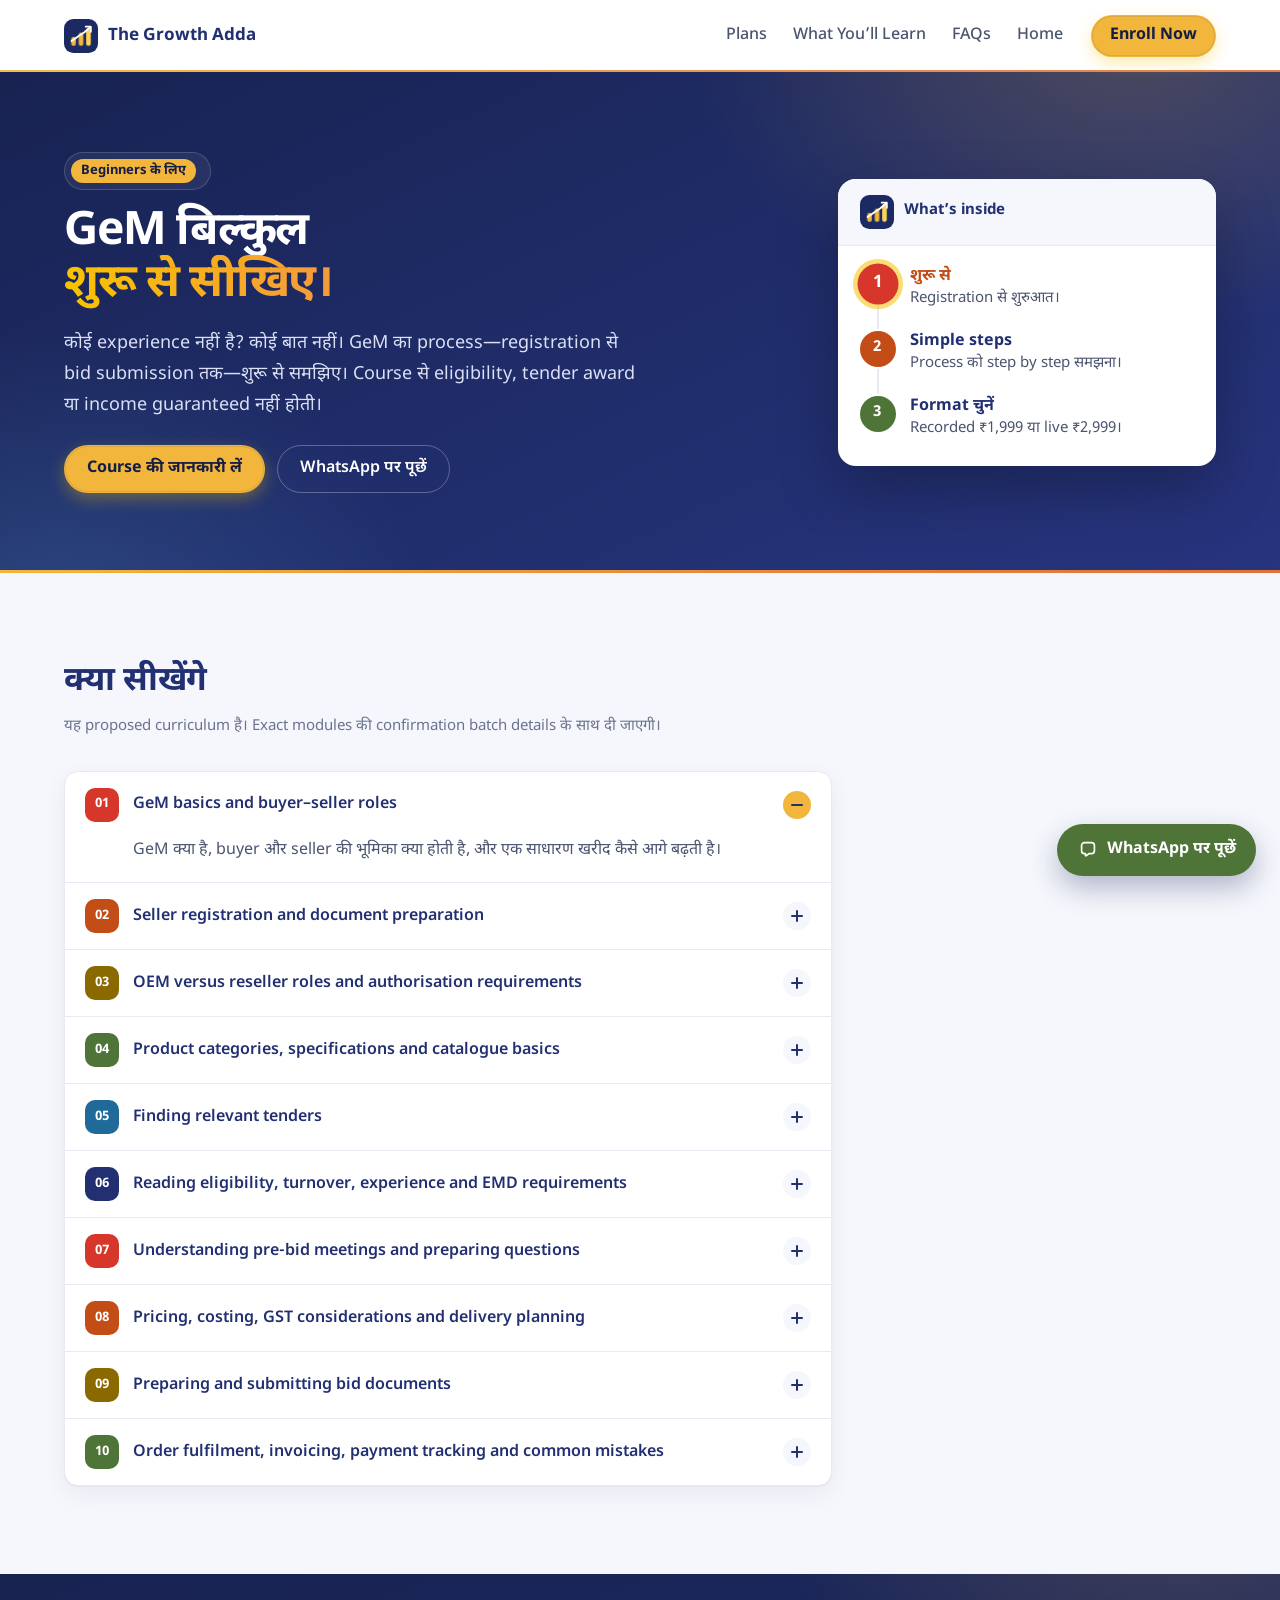
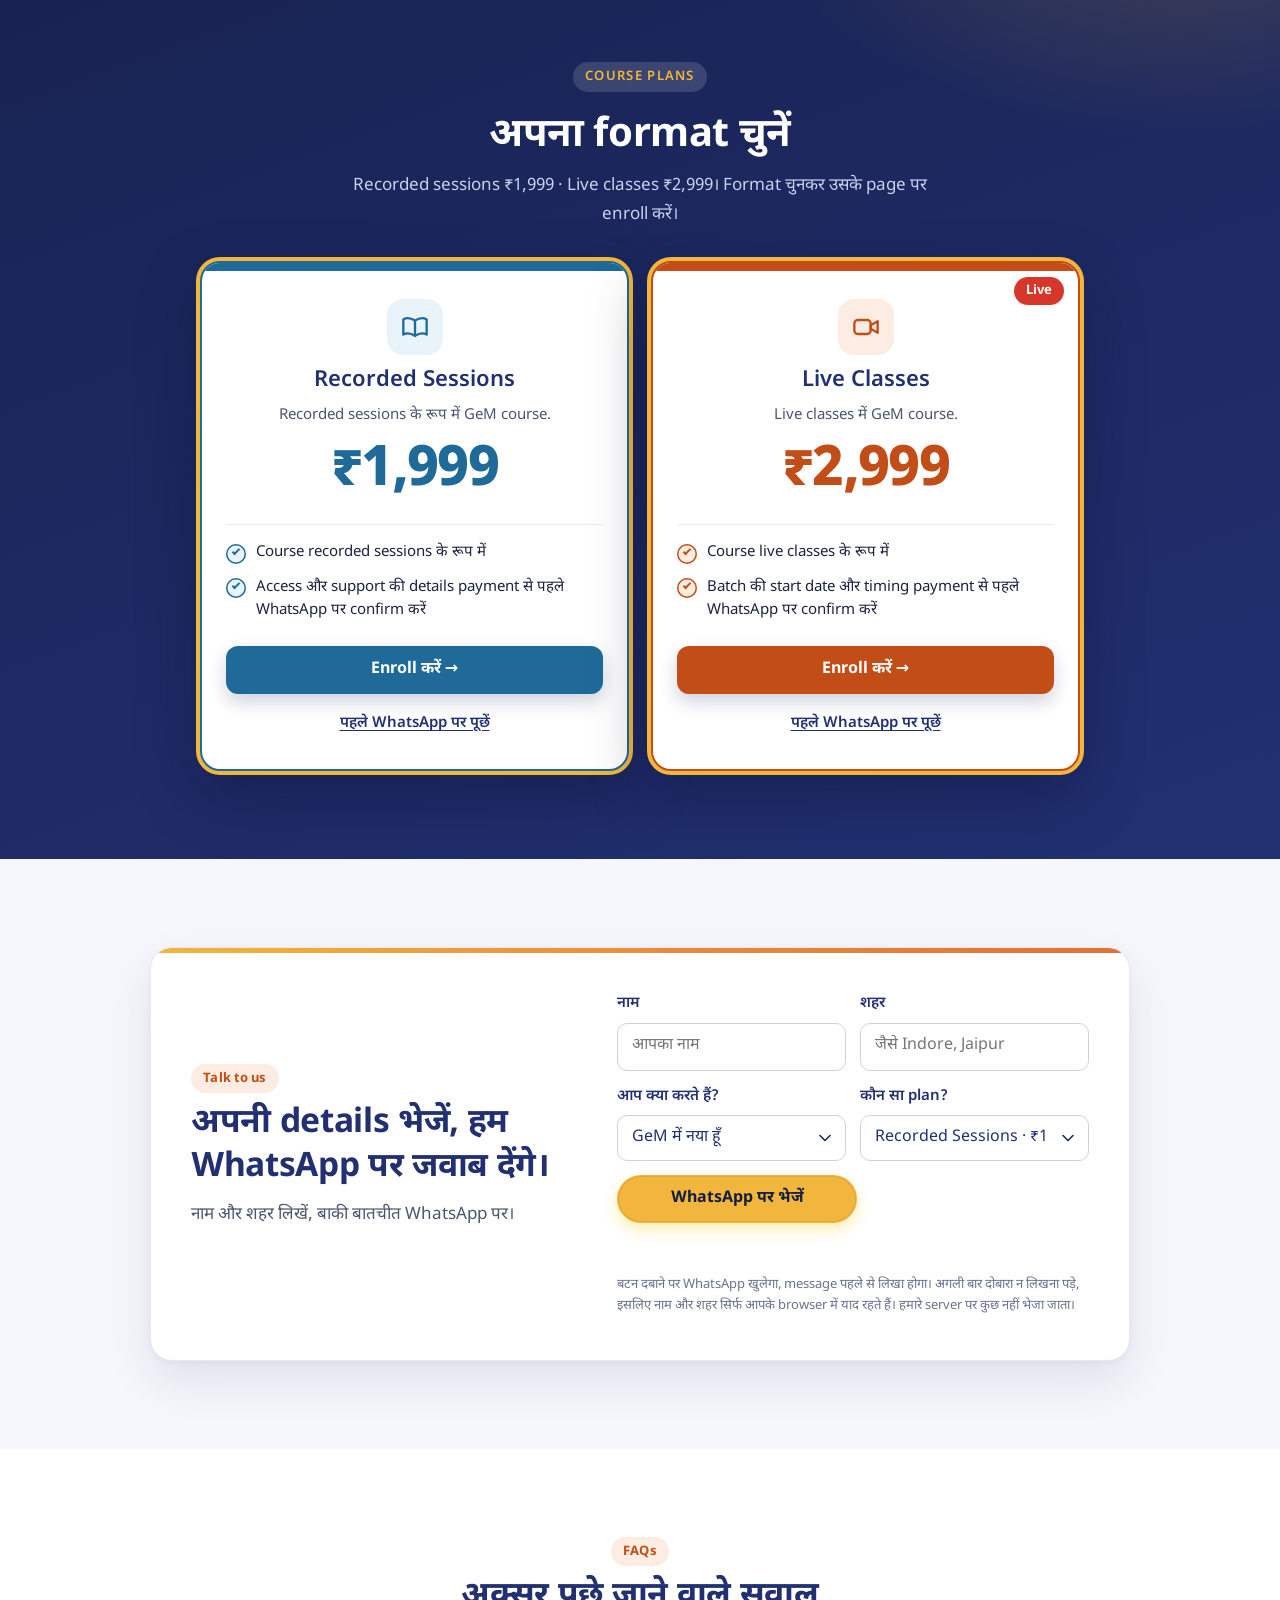
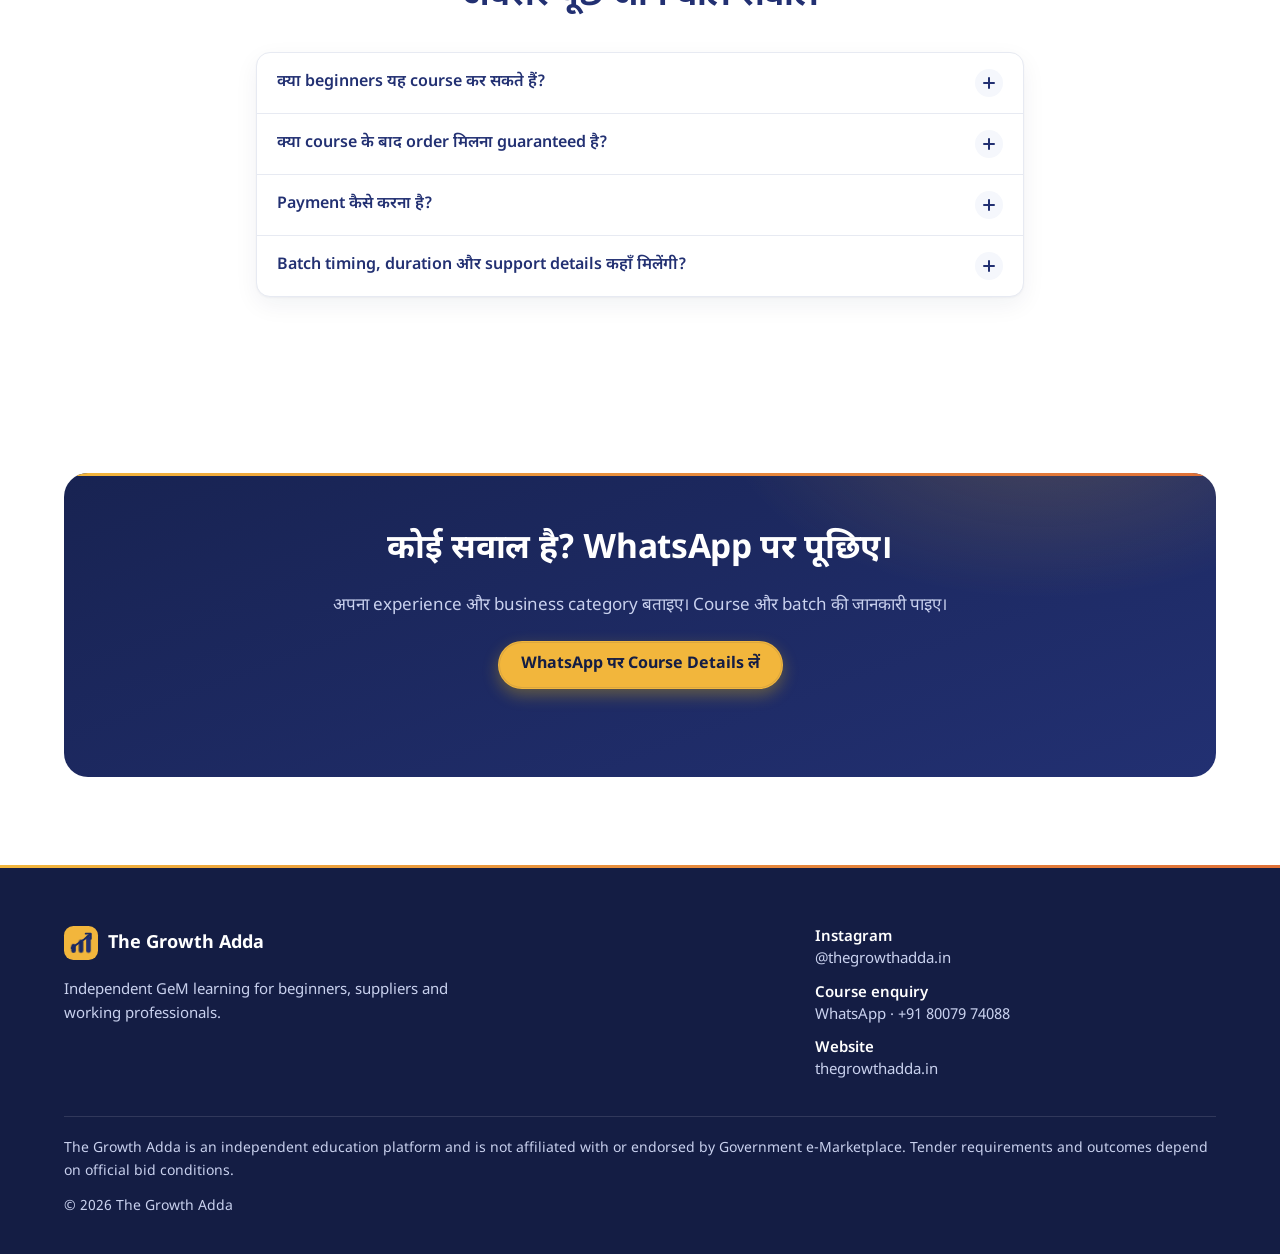
<file: beginners.html>
<!DOCTYPE html>
<html lang="hi">
<head>
  <meta charset="utf-8">
  <meta name="viewport" content="width=device-width, initial-scale=1, viewport-fit=cover">
  <meta name="theme-color" content="#2C3777">
  <meta name="color-scheme" content="light">
  <meta name="format-detection" content="telephone=no">
  <meta name="robots" content="index, follow, max-image-preview:large, max-snippet:-1, max-video-preview:-1">
  <meta name="author" content="The Growth Adda">
  <title>GeM Beginners Course | The Growth Adda</title>
  <meta name="description" content="GeM बिल्कुल शुरू से सीखिए। Beginners के लिए step-by-step course।">
  <link rel="canonical" href="https://thegrowthadda.in/beginners.html">
  <meta property="og:type" content="website">
  <meta property="og:locale" content="hi_IN">
  <meta property="og:site_name" content="The Growth Adda">
  <meta property="og:title" content="GeM Beginners Course | The Growth Adda">
  <meta property="og:description" content="GeM बिल्कुल शुरू से सीखिए। Beginners के लिए step-by-step course।">
  <meta property="og:url" content="https://thegrowthadda.in/beginners.html">
  <meta property="og:image" content="https://thegrowthadda.in/assets/og.png">
  <meta property="og:image:width" content="1200">
  <meta property="og:image:height" content="630">
  <meta name="twitter:card" content="summary_large_image">
  <meta name="twitter:title" content="GeM Beginners Course | The Growth Adda">
  <meta name="twitter:description" content="GeM बिल्कुल शुरू से सीखिए। Beginners के लिए step-by-step course।">
  <meta name="twitter:image" content="https://thegrowthadda.in/assets/og.png">
  <link rel="icon" href="assets/favicon.svg" type="image/svg+xml">
  <link rel="preconnect" href="https://fonts.googleapis.com">
  <link rel="preconnect" href="https://fonts.gstatic.com" crossorigin>
  <link rel="stylesheet" href="https://fonts.googleapis.com/css2?family=Noto+Sans+Devanagari:wght@400;500;600;700&display=swap">
  <link rel="stylesheet" href="css/styles.css">
  <script type="application/ld+json">
{
  "@context": "https://schema.org",
  "@graph": [
    {
      "@type": "Course",
      "name": "GeM Course for Beginners",
      "description": "GeM बिल्कुल शुरू से सीखिए। Beginners के लिए step-by-step course।",
      "inLanguage": [
        "hi-IN",
        "en"
      ],
      "url": "https://thegrowthadda.in/beginners.html",
      "provider": {
        "@type": "EducationalOrganization",
        "name": "The Growth Adda",
        "url": "https://thegrowthadda.in/",
        "logo": "https://thegrowthadda.in/assets/og.png",
        "sameAs": [
          "https://www.instagram.com/thegrowthadda.in/"
        ]
      },
      "offers": [
        {
          "@type": "Offer",
          "price": "1999",
          "priceCurrency": "INR",
          "availability": "https://schema.org/InStock",
          "category": "Paid"
        },
        {
          "@type": "Offer",
          "price": "2999",
          "priceCurrency": "INR",
          "availability": "https://schema.org/InStock",
          "category": "Paid"
        }
      ]
    },
    {
      "@type": "BreadcrumbList",
      "itemListElement": [
        {
          "@type": "ListItem",
          "position": 1,
          "name": "Home",
          "item": "https://thegrowthadda.in/"
        },
        {
          "@type": "ListItem",
          "position": 2,
          "name": "GeM Course for Beginners",
          "item": "https://thegrowthadda.in/beginners.html"
        }
      ]
    },
    {
      "@type": "FAQPage",
      "inLanguage": "hi-IN",
      "mainEntity": [
        {
          "@type": "Question",
          "name": "क्या beginners यह course कर सकते हैं?",
          "acceptedAnswer": {
            "@type": "Answer",
            "text": "हाँ। Course beginners के लिए भी है। Course join करने से किसी bid की eligibility अपने आप नहीं बनती। Eligibility उसी tender की शर्तों पर निर्भर करती है।"
          }
        },
        {
          "@type": "Question",
          "name": "क्या course के बाद order मिलना guaranteed है?",
          "acceptedAnswer": {
            "@type": "Answer",
            "text": "नहीं। Course में process सिखाया जाता है। Participation से eligibility, tender award या income guaranteed नहीं होती। नतीजा official bid conditions, documents, pricing और buyer की evaluation पर निर्भर करता है।"
          }
        },
        {
          "@type": "Question",
          "name": "Payment कैसे करना है?",
          "acceptedAnswer": {
            "@type": "Answer",
            "text": "Plan चुनकर page पर दिए Pay बटन से Razorpay के secure checkout पर payment करें। अगर बटन अभी active नहीं है, तो WhatsApp पर payment link माँगें। Payment से पहले batch और access की details confirm करना चाहें तो WhatsApp पर पूछ सकते हैं।"
          }
        },
        {
          "@type": "Question",
          "name": "Batch timing, duration और support details कहाँ मिलेंगी?",
          "acceptedAnswer": {
            "@type": "Answer",
            "text": "इस page पर सिर्फ confirmed details दिखाई जाती हैं। Start date, duration, teaching language और support की जानकारी WhatsApp enquiry पर दी जाती है।"
          }
        }
      ]
    }
  ]
}
  </script>
</head>
<body data-source="beginners" data-focus-plan="recorded">
  <a class="skip-link" href="#main">Skip to content</a>

  <header class="site-header">
    <div class="wrap header-bar">
      <a class="brand" href="index.html">
        <svg class="brand-mark" viewBox="0 0 40 40" aria-hidden="true" focusable="false"><rect class="lm-badge" width="40" height="40" rx="11" fill="#1b2a63"/><g class="lm-bars"><rect x="8.5" y="21" width="5.4" height="10.5" rx="2.7" fill="#f2b63c"/><rect x="17.3" y="16" width="5.4" height="15.5" rx="2.7" fill="#f2b63c"/><rect x="26.1" y="11" width="5.4" height="20.5" rx="2.7" fill="#ffd25a"/></g><path class="lm-arrow" d="M9 26 L16.5 20.5 L24 15.5 L31 9.5" fill="none" stroke="#ffffff" stroke-width="2.2" stroke-linecap="round" stroke-linejoin="round"/><path class="lm-arrow-head" d="M25.5 9 L31.5 9 L31.5 15" fill="none" stroke="#ffffff" stroke-width="2.2" stroke-linecap="round" stroke-linejoin="round"/></svg>
        <span class="brand-name">The Growth Adda</span>
      </a>
      <button type="button" class="menu-toggle" aria-expanded="false" aria-controls="site-nav">
        <span class="sr-only">Open menu</span>
        <span class="menu-icon" aria-hidden="true"><span></span><span></span><span></span></span>
      </button>
      <nav id="site-nav" class="nav" aria-label="Primary">
        <ul role="list">
          <li role="listitem"><a href="#plans">Plans</a></li>
          <li role="listitem"><a href="#learn">What You’ll Learn</a></li>
          <li role="listitem"><a href="#faqs">FAQs</a></li>
          <li role="listitem"><a href="index.html">Home</a></li>
        </ul>
        <a class="btn btn-gold" href="#plans" lang="en">Enroll Now</a>
      </nav>
    </div>
  </header>

  <main id="main" tabindex="-1">
    <section class="hero" aria-labelledby="hero-title">
      <div class="wrap hero-grid">
        <div class="hero-copy">
          <p class="promo"><span class="promo-tag">Beginners के लिए</span></p>
          <h1 id="hero-title">GeM बिल्कुल<br><span class="accent">शुरू से सीखिए।</span></h1>
          <p class="lead">कोई experience नहीं है? कोई बात नहीं। GeM का process—registration से bid submission तक—शुरू से समझिए। Course से eligibility, tender award या income guaranteed नहीं होती।</p>
          <div class="hero-actions">
            <a class="btn btn-gold" href="#plans">Course की जानकारी लें</a>
            <a class="btn btn-ghost" data-enquiry href="https://wa.me/918007974088?text=Hi%20Growth%20Adda%2C%20please%20share%20your%20GeM%20course%20fees%2C%20syllabus%20and%20upcoming%20batch%20details.">WhatsApp पर पूछें</a>
          </div>
        </div>

        <figure class="journey">
          <div class="journey-top">
            <svg class="brand-mark" viewBox="0 0 40 40" aria-hidden="true" focusable="false"><rect class="lm-badge" width="40" height="40" rx="11" fill="#1b2a63"/><g class="lm-bars"><rect x="8.5" y="21" width="5.4" height="10.5" rx="2.7" fill="#f2b63c"/><rect x="17.3" y="16" width="5.4" height="15.5" rx="2.7" fill="#f2b63c"/><rect x="26.1" y="11" width="5.4" height="20.5" rx="2.7" fill="#ffd25a"/></g><path class="lm-arrow" d="M9 26 L16.5 20.5 L24 15.5 L31 9.5" fill="none" stroke="#ffffff" stroke-width="2.2" stroke-linecap="round" stroke-linejoin="round"/><path class="lm-arrow-head" d="M25.5 9 L31.5 9 L31.5 15" fill="none" stroke="#ffffff" stroke-width="2.2" stroke-linecap="round" stroke-linejoin="round"/></svg>
            <figcaption class="journey-caption" lang="en">What’s inside</figcaption>
          </div>
          <ol class="journey-list" role="list">
            <li role="listitem">
              <span class="journey-index" aria-hidden="true">1</span>
              <div>
                <p class="journey-label">शुरू से</p>
                <p class="journey-note">Registration से शुरुआत।</p>
              </div>
            </li>
            <li role="listitem">
              <span class="journey-index" aria-hidden="true">2</span>
              <div>
                <p class="journey-label">Simple steps</p>
                <p class="journey-note">Process को step by step समझना।</p>
              </div>
            </li>
            <li role="listitem">
              <span class="journey-index" aria-hidden="true">3</span>
              <div>
                <p class="journey-label">Format चुनें</p>
                <p class="journey-note">Recorded ₹1,999 या live ₹2,999।</p>
              </div>
            </li>
          </ol>
        </figure>
      </div>
    </section>

    <section class="section section-soft" id="learn" aria-labelledby="learn-title">
      <div class="wrap">
        <div class="section-head">
          <h2 id="learn-title">क्या सीखेंगे</h2>
          <p class="note" data-curriculum-note>यह proposed curriculum है। Exact modules की confirmation batch details के साथ दी जाएगी।</p>
        </div>
        <div class="accordion" data-accordion data-curriculum></div>
      </div>
    </section>

    <section class="section offer" id="plans" aria-labelledby="plans-title">
      <div class="wrap">
        <div class="section-head on-dark">
          <p class="eyebrow" lang="en">Course plans</p>
          <h2 id="plans-title">अपना format चुनें</h2>
          <p class="lead">Recorded sessions ₹1,999 · Live classes ₹2,999। Format चुनकर उसके page पर enroll करें।</p>
        </div>
        <div class="plans-grid" data-plans="all" data-mode="link" data-focus="recorded"></div>
      </div>
    </section>

    <section class="section section-soft" id="enquire" aria-labelledby="enquire-title">
      <div class="wrap">
        <div class="lead-card">
          <div class="section-head">
            <p class="eyebrow" lang="en">Talk to us</p>
            <h2 id="enquire-title">अपनी details भेजें, हम WhatsApp पर जवाब देंगे।</h2>
            <p class="lead">नाम और शहर लिखें, बाकी बातचीत WhatsApp पर।</p>
          </div>
          <div data-lead></div>
        </div>
      </div>
    </section>

    <section class="section" id="faqs" aria-labelledby="faq-title">
      <div class="wrap">
        <div class="section-head center">
          <p class="eyebrow" lang="en">FAQs</p>
          <h2 id="faq-title">अक्सर पूछे जाने वाले सवाल</h2>
        </div>
        <div class="accordion" data-accordion>
          <div class="accordion-item">
            <h3>
              <button type="button" class="accordion-button" id="faq-btn-1" aria-expanded="false" aria-controls="faq-1" data-accordion-button>
                <span class="mod-title">क्या beginners यह course कर सकते हैं?</span>
                <span class="acc-icon" aria-hidden="true"></span>
              </button>
            </h3>
            <div id="faq-1" class="accordion-panel" role="region" aria-labelledby="faq-btn-1" hidden>
              <p>हाँ। Course beginners के लिए भी है। Course join करने से किसी bid की eligibility अपने आप नहीं बनती। Eligibility उसी tender की शर्तों पर निर्भर करती है।</p>
            </div>
          </div>

          <div class="accordion-item">
            <h3>
              <button type="button" class="accordion-button" id="faq-btn-2" aria-expanded="false" aria-controls="faq-2" data-accordion-button>
                <span class="mod-title">क्या course के बाद order मिलना guaranteed है?</span>
                <span class="acc-icon" aria-hidden="true"></span>
              </button>
            </h3>
            <div id="faq-2" class="accordion-panel" role="region" aria-labelledby="faq-btn-2" hidden>
              <p>नहीं। Course में process सिखाया जाता है। Participation से eligibility, tender award या income guaranteed नहीं होती। नतीजा official bid conditions, documents, pricing और buyer की evaluation पर निर्भर करता है।</p>
            </div>
          </div>

          <div class="accordion-item">
            <h3>
              <button type="button" class="accordion-button" id="faq-btn-3" aria-expanded="false" aria-controls="faq-3" data-accordion-button>
                <span class="mod-title">Payment कैसे करना है?</span>
                <span class="acc-icon" aria-hidden="true"></span>
              </button>
            </h3>
            <div id="faq-3" class="accordion-panel" role="region" aria-labelledby="faq-btn-3" hidden>
              <p>Plan चुनकर page पर दिए Pay बटन से Razorpay के secure checkout पर payment करें। अगर बटन अभी active नहीं है, तो WhatsApp पर payment link माँगें। Payment से पहले batch और access की details confirm करना चाहें तो WhatsApp पर पूछ सकते हैं।</p>
            </div>
          </div>

          <div class="accordion-item">
            <h3>
              <button type="button" class="accordion-button" id="faq-btn-4" aria-expanded="false" aria-controls="faq-4" data-accordion-button>
                <span class="mod-title">Batch timing, duration और support details कहाँ मिलेंगी?</span>
                <span class="acc-icon" aria-hidden="true"></span>
              </button>
            </h3>
            <div id="faq-4" class="accordion-panel" role="region" aria-labelledby="faq-btn-4" hidden>
              <p>इस page पर सिर्फ confirmed details दिखाई जाती हैं। Start date, duration, teaching language और support की जानकारी WhatsApp enquiry पर दी जाती है।</p>
            </div>
          </div>
        </div>
      </div>
    </section>

    <section class="section section-follow" aria-labelledby="final-title">
      <div class="wrap cta-band">
        <h2 id="final-title">कोई सवाल है? WhatsApp पर पूछिए।</h2>
        <p class="lead">अपना experience और business category बताइए। Course और batch की जानकारी पाइए।</p>
        <div class="final-actions">
          <a class="btn btn-gold" data-enquiry href="https://wa.me/918007974088?text=Hi%20Growth%20Adda%2C%20please%20share%20your%20GeM%20course%20fees%2C%20syllabus%20and%20upcoming%20batch%20details.">WhatsApp पर Course Details लें</a>
        </div>
      </div>
    </section>
  </main>

  <footer class="site-footer">
    <div class="wrap">
      <div class="footer-top">
        <div class="footer-brand">
          <a class="footer-logo" href="index.html">
            <svg class="brand-mark" viewBox="0 0 40 40" aria-hidden="true" focusable="false"><rect class="lm-badge" width="40" height="40" rx="11" fill="#f2b63c"/><g class="lm-bars"><rect x="8.5" y="21" width="5.4" height="10.5" rx="2.7" fill="#1b2a63"/><rect x="17.3" y="16" width="5.4" height="15.5" rx="2.7" fill="#1b2a63"/><rect x="26.1" y="11" width="5.4" height="20.5" rx="2.7" fill="#223072"/></g><path class="lm-arrow" d="M9 26 L16.5 20.5 L24 15.5 L31 9.5" fill="none" stroke="#1b2a63" stroke-width="2.2" stroke-linecap="round" stroke-linejoin="round"/><path class="lm-arrow-head" d="M25.5 9 L31.5 9 L31.5 15" fill="none" stroke="#1b2a63" stroke-width="2.2" stroke-linecap="round" stroke-linejoin="round"/></svg>
            <span>The Growth Adda</span>
          </a>
          <p class="footer-tag">Independent GeM learning for beginners, suppliers and working professionals.</p>
        </div>
        <nav class="footer-nav" aria-label="Contact">
          <ul class="footer-links">
            <li>
              <a data-instagram href="https://www.instagram.com/thegrowthadda.in/" target="_blank" rel="noopener noreferrer">
                <span>Instagram</span>
                <span class="footer-meta">@thegrowthadda.in<span class="sr-only"> (opens in new tab)</span></span>
              </a>
            </li>
            <li>
              <a data-enquiry href="https://wa.me/918007974088?text=Hi%20Growth%20Adda%2C%20please%20share%20your%20GeM%20course%20fees%2C%20syllabus%20and%20upcoming%20batch%20details.">
                <span>Course enquiry</span>
                <span class="footer-meta">WhatsApp · <span data-phone>+91 80079 74088</span></span>
              </a>
            </li>
            <li>
              <a href="index.html">
                <span>Website</span>
                <span class="footer-meta">thegrowthadda.in</span>
              </a>
            </li>
          </ul>
          <ul class="legal" data-legal hidden></ul>
        </nav>
      </div>
      <p class="disclaimer" lang="en">The Growth Adda is an independent education platform and is not affiliated with or endorsed by Government e-Marketplace. Tender requirements and outcomes depend on official bid conditions.</p>
      <p class="copyright">© <span data-year>2026</span> The Growth Adda</p>
    </div>
  </footer>

  <div class="sticky-cta" role="region" aria-label="Enroll">
    <div class="wrap">
      <a class="btn btn-gold" href="#plans" lang="en">Enroll Now</a>
    </div>
  </div>

  <script src="js/config.js"></script>
  <script src="js/main.js"></script>
  <script src="js/interactive.js"></script>
</body>
</html>
</file>
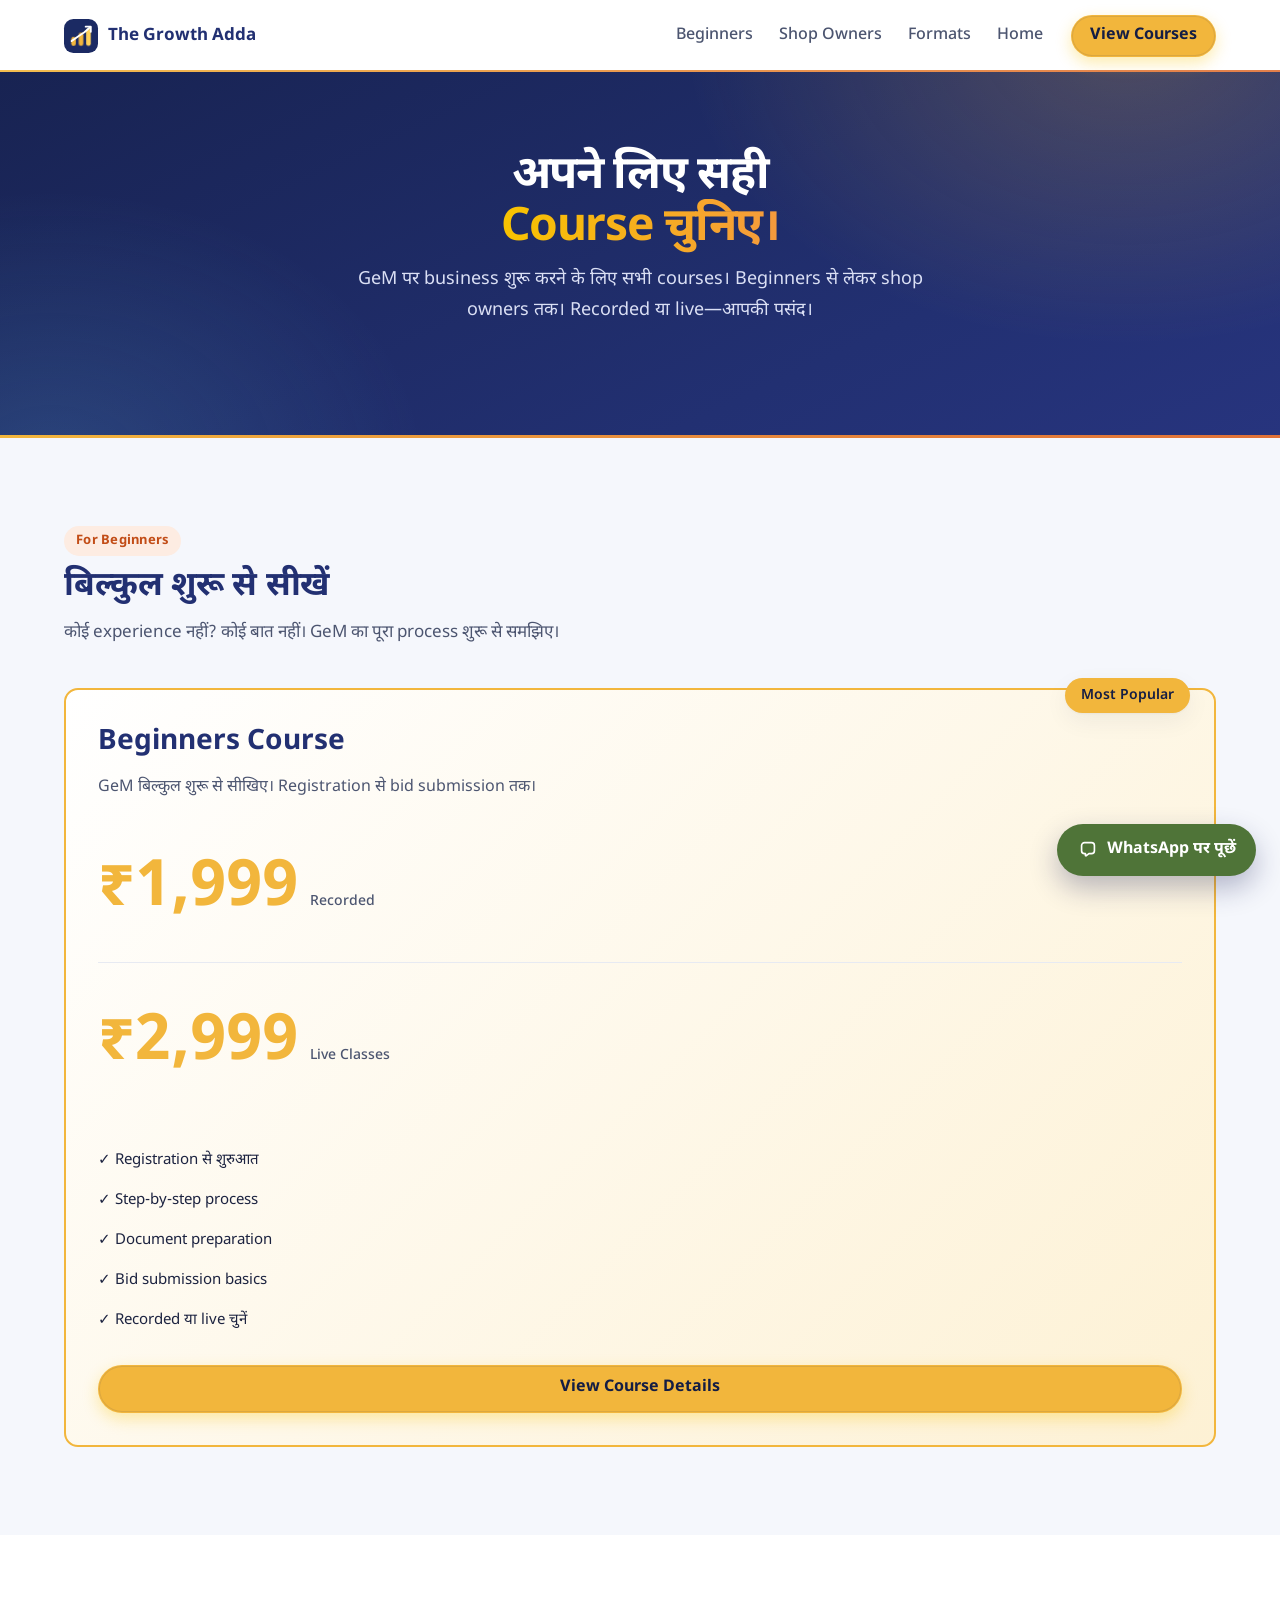
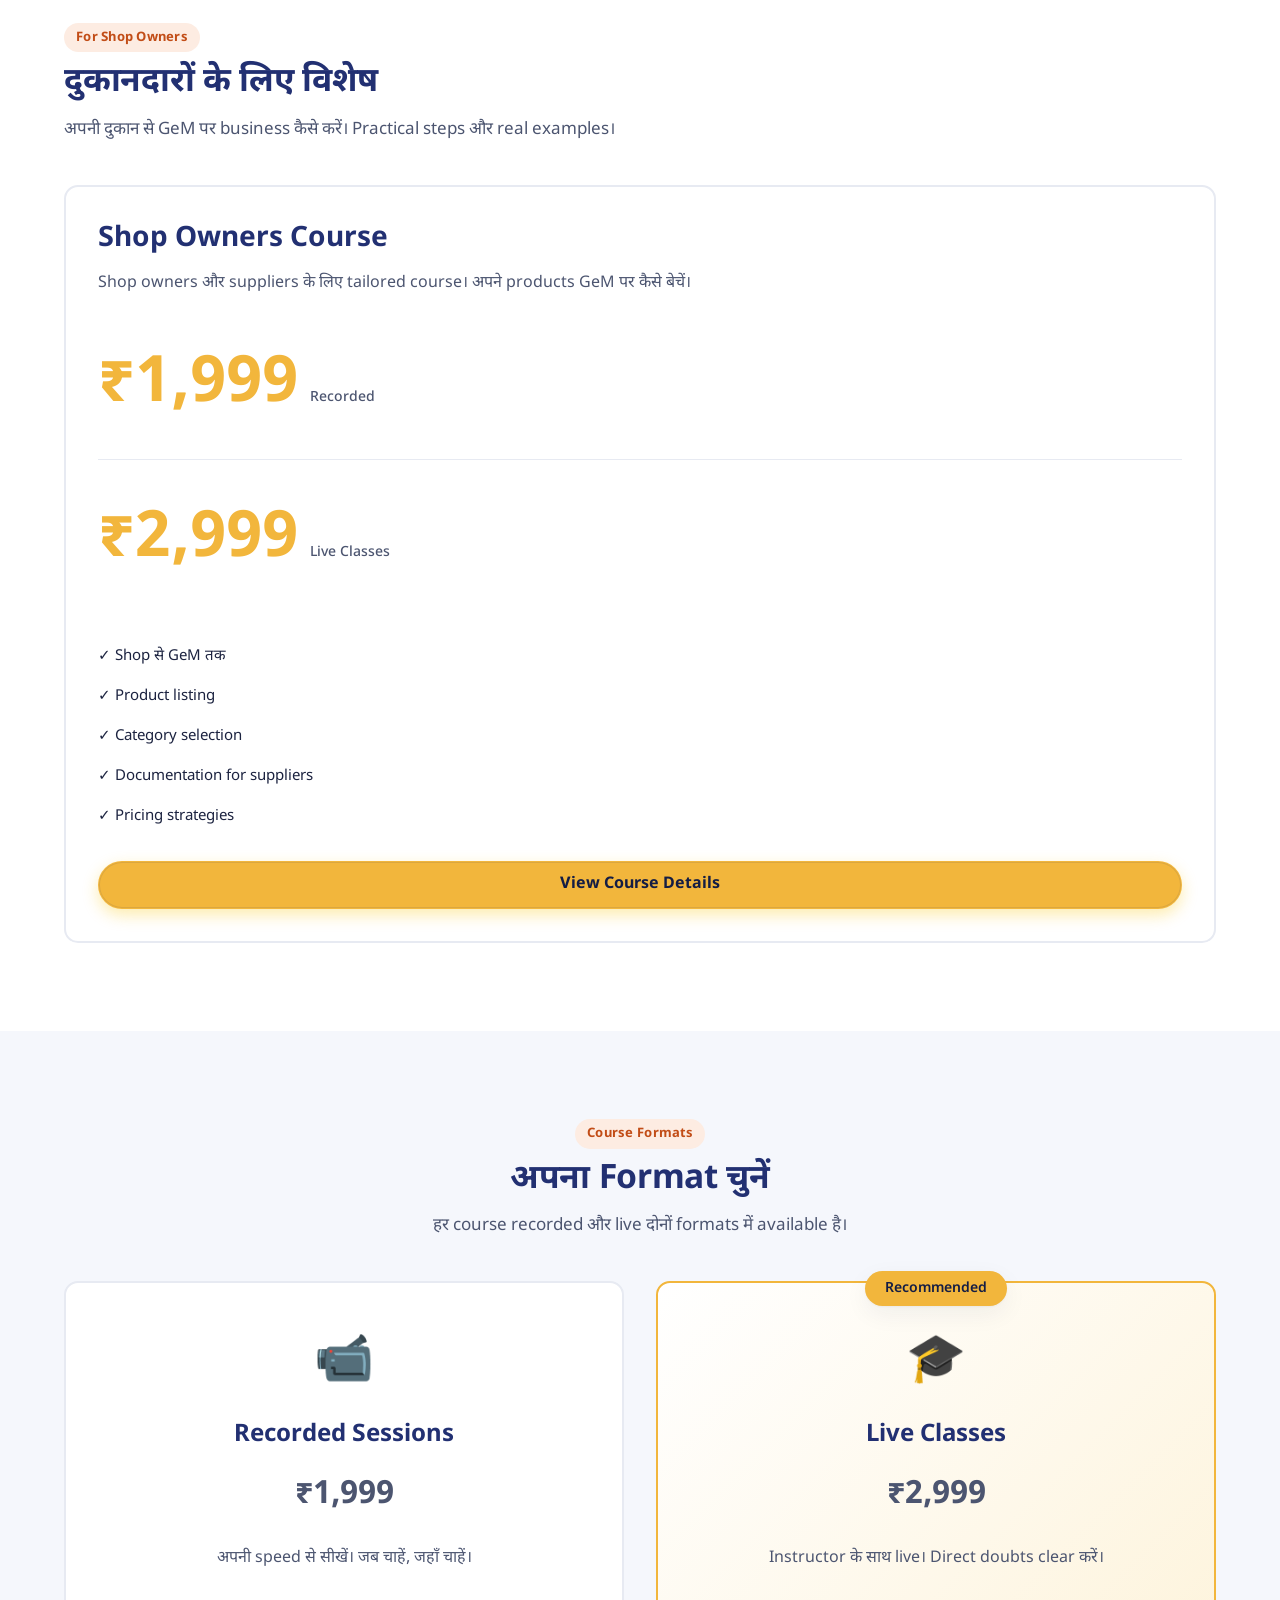
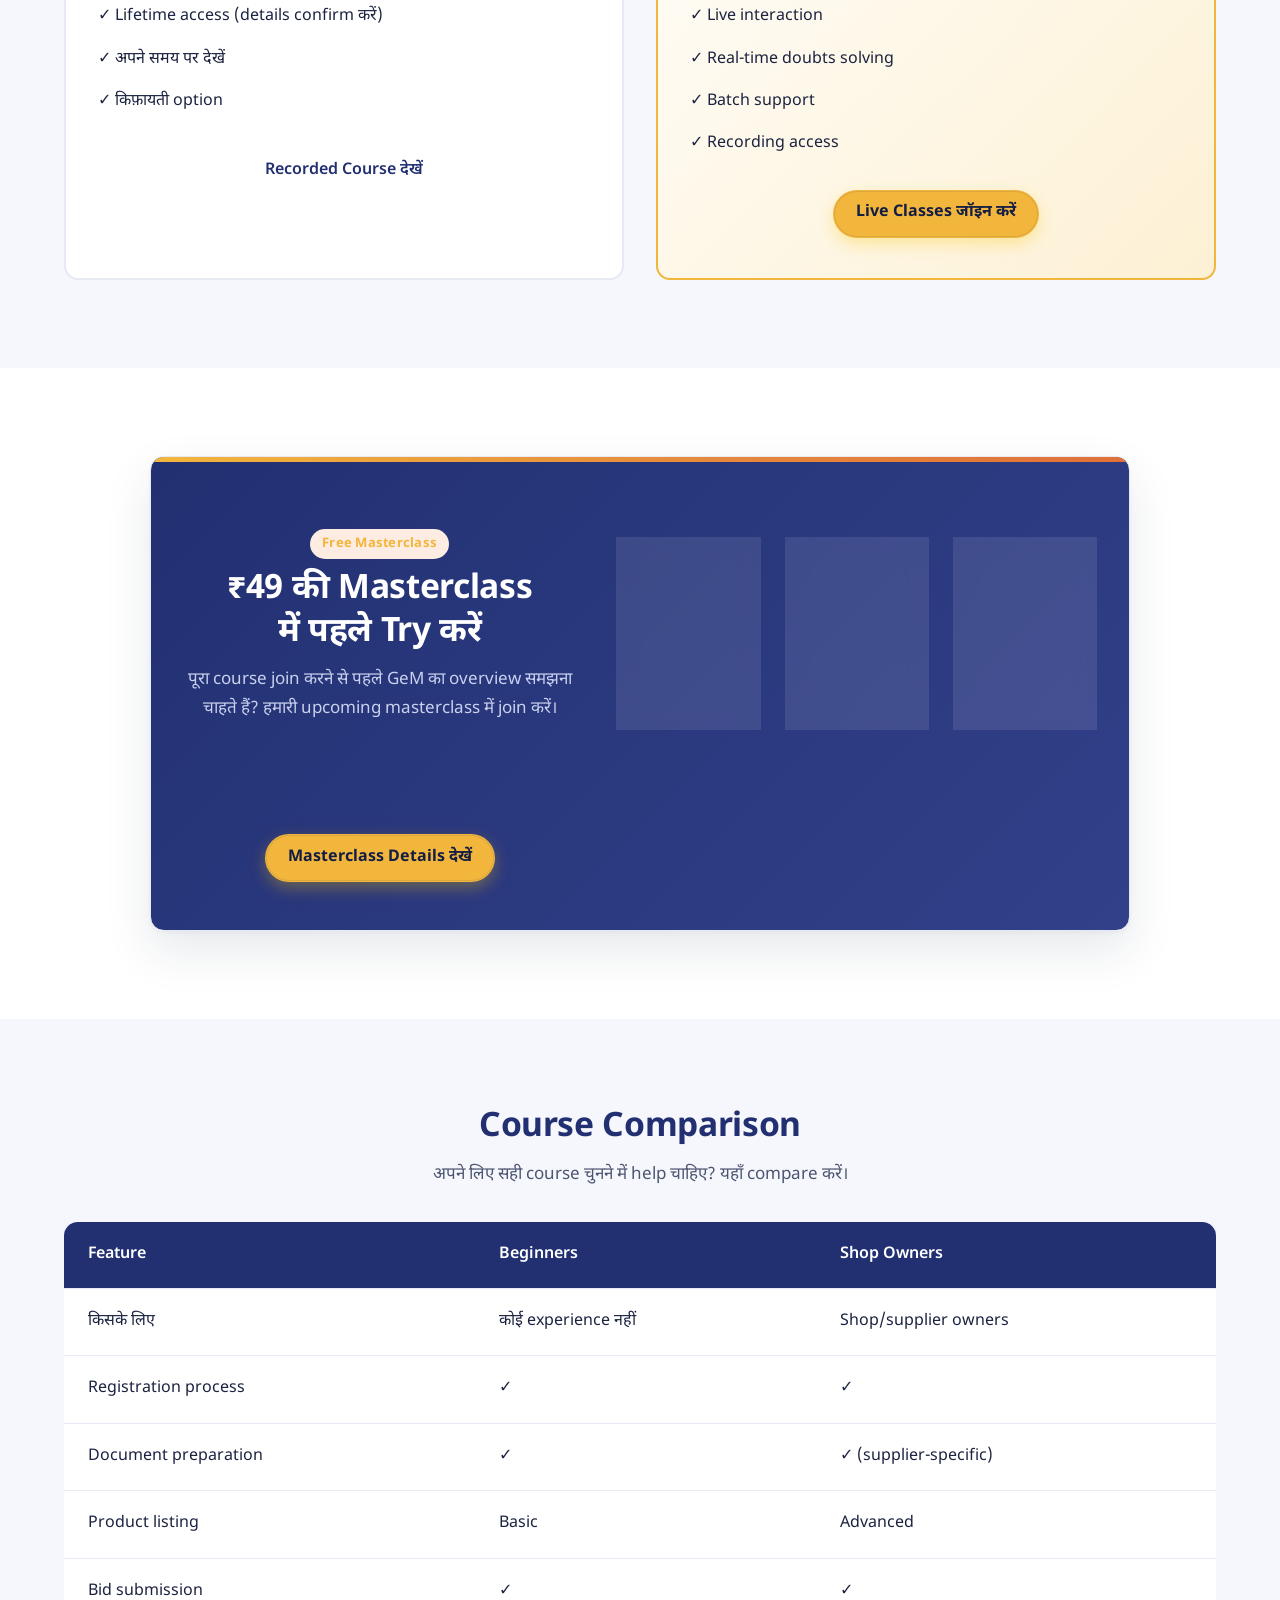
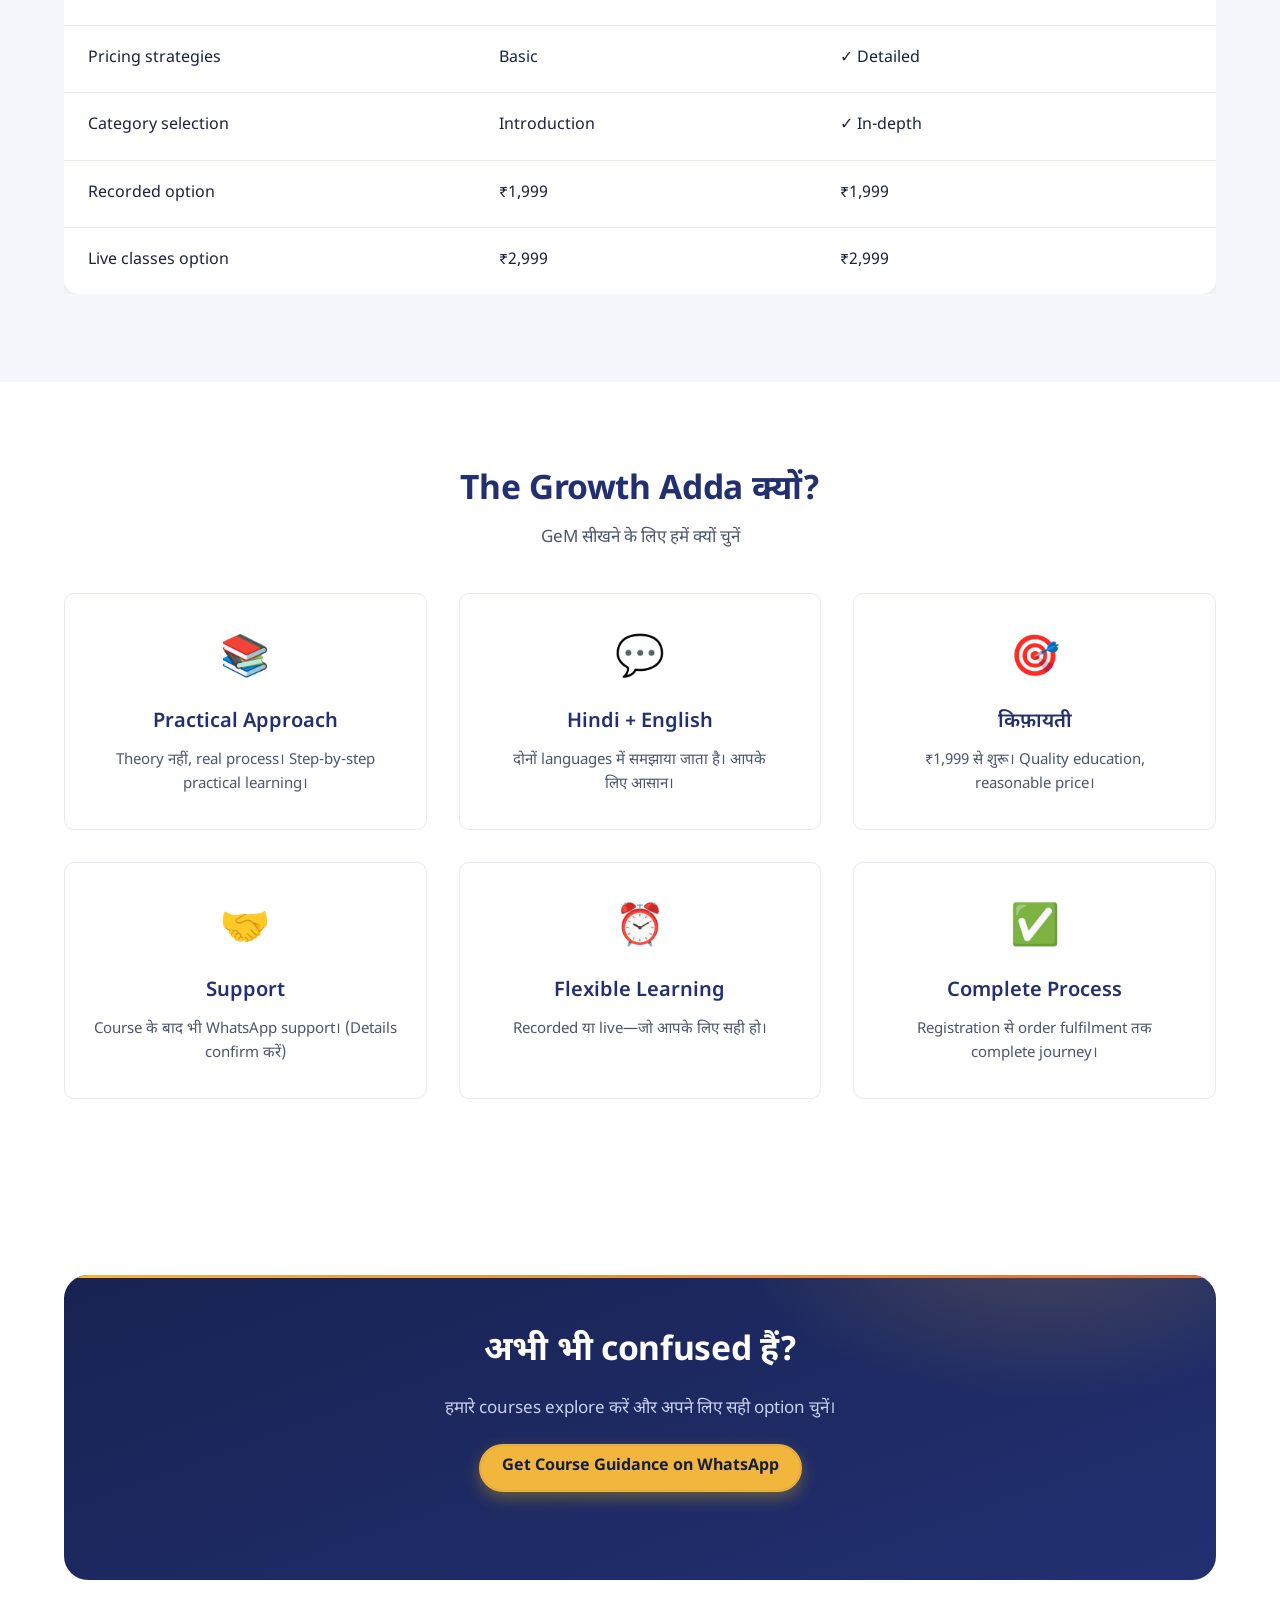
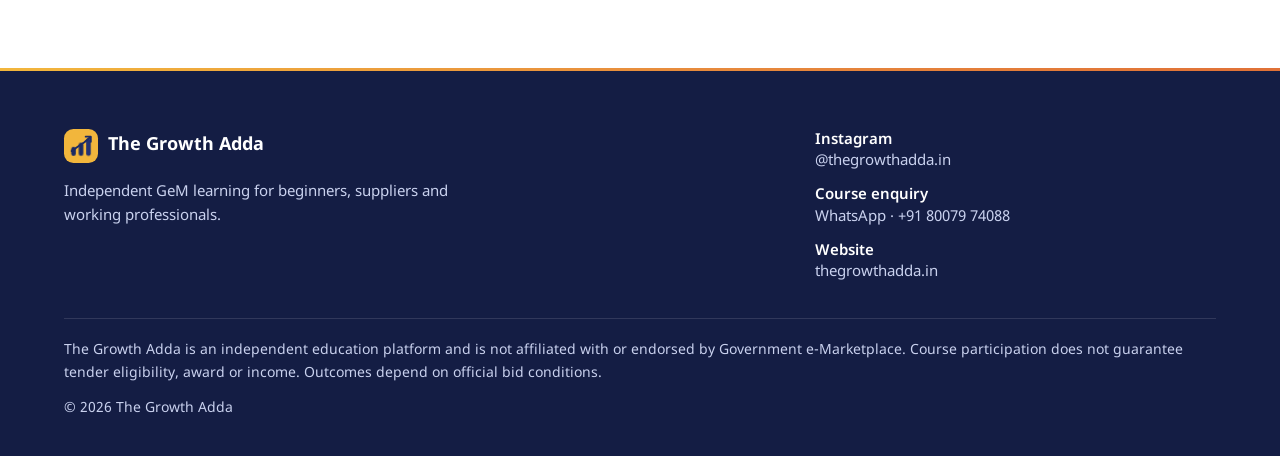
<file: courses.html>
<!DOCTYPE html>
<html lang="hi">
<head>
  <meta charset="utf-8">
  <meta name="viewport" content="width=device-width, initial-scale=1, viewport-fit=cover">
  <meta name="theme-color" content="#2C3777">
  <meta name="color-scheme" content="light">
  <meta name="format-detection" content="telephone=no">
  <meta name="robots" content="index, follow, max-image-preview:large, max-snippet:-1, max-video-preview:-1">
  <meta name="author" content="The Growth Adda">
  <title>सभी Courses | The Growth Adda</title>
  <meta name="description" content="GeM के सभी courses देखिए। Beginners, shop owners और professionals के लिए। Recorded और live options। The Growth Adda.">
  <link rel="canonical" href="https://thegrowthadda.in/courses.html">
  <meta property="og:type" content="website">
  <meta property="og:locale" content="hi_IN">
  <meta property="og:site_name" content="The Growth Adda">
  <meta property="og:title" content="सभी GeM Courses | The Growth Adda">
  <meta property="og:description" content="GeM के सभी courses देखिए। Beginners, shop owners और professionals के लिए।">
  <meta property="og:url" content="https://thegrowthadda.in/courses.html">
  <meta property="og:image" content="https://thegrowthadda.in/assets/og.png">
  <meta property="og:image:width" content="1200">
  <meta property="og:image:height" content="630">
  <meta name="twitter:card" content="summary_large_image">
  <link rel="icon" href="assets/favicon.svg" type="image/svg+xml">
  <link rel="preconnect" href="https://fonts.googleapis.com">
  <link rel="preconnect" href="https://fonts.gstatic.com" crossorigin>
  <link rel="stylesheet" href="https://fonts.googleapis.com/css2?family=Noto+Sans+Devanagari:wght@400;500;600;700&display=swap">
  <link rel="stylesheet" href="css/styles.css">
</head>
<body>
  <a class="skip-link" href="#main">Skip to content</a>

  <header class="site-header">
    <div class="wrap header-bar">
      <a class="brand" href="index.html">
        <svg class="brand-mark" viewBox="0 0 40 40" aria-hidden="true" focusable="false"><rect class="lm-badge" width="40" height="40" rx="11" fill="#1b2a63"/><g class="lm-bars"><rect x="8.5" y="21" width="5.4" height="10.5" rx="2.7" fill="#f2b63c"/><rect x="17.3" y="16" width="5.4" height="15.5" rx="2.7" fill="#f2b63c"/><rect x="26.1" y="11" width="5.4" height="20.5" rx="2.7" fill="#ffd25a"/></g><path class="lm-arrow" d="M9 26 L16.5 20.5 L24 15.5 L31 9.5" fill="none" stroke="#ffffff" stroke-width="2.2" stroke-linecap="round" stroke-linejoin="round"/><path class="lm-arrow-head" d="M25.5 9 L31.5 9 L31.5 15" fill="none" stroke="#ffffff" stroke-width="2.2" stroke-linecap="round" stroke-linejoin="round"/></svg>
        <span class="brand-name">The Growth Adda</span>
      </a>
      <button type="button" class="menu-toggle" aria-expanded="false" aria-controls="site-nav">
        <span class="sr-only">Open menu</span>
        <span class="menu-icon" aria-hidden="true"><span></span><span></span><span></span></span>
      </button>
      <nav id="site-nav" class="nav" aria-label="Primary">
        <ul role="list">
          <li role="listitem"><a href="#beginners">Beginners</a></li>
          <li role="listitem"><a href="#shop-owners">Shop Owners</a></li>
          <li role="listitem"><a href="#formats">Formats</a></li>
          <li role="listitem"><a href="index.html">Home</a></li>
        </ul>
        <a class="btn btn-gold" href="#beginners" lang="en">View Courses</a>
      </nav>
    </div>
  </header>

  <main id="main" tabindex="-1">
    <section class="hero" aria-labelledby="hero-title">
      <div class="wrap">
        <div class="section-head center">
          <h1 id="hero-title">अपने लिए सही<br><span class="accent">Course चुनिए।</span></h1>
          <p class="lead">GeM पर business शुरू करने के लिए सभी courses। Beginners से लेकर shop owners तक। Recorded या live—आपकी पसंद।</p>
        </div>
      </div>
    </section>

    <section class="section section-soft" id="beginners" aria-labelledby="beginners-title">
      <div class="wrap">
        <div class="section-head">
          <p class="eyebrow" lang="en">For Beginners</p>
          <h2 id="beginners-title">बिल्कुल शुरू से सीखें</h2>
          <p class="lead">कोई experience नहीं? कोई बात नहीं। GeM का पूरा process शुरू से समझिए।</p>
        </div>
        
        <div class="course-cards">
          <article class="course-card featured">
            <div class="course-badge">Most Popular</div>
            <div class="course-header">
              <h3>Beginners Course</h3>
              <p class="course-desc">GeM बिल्कुल शुरू से सीखिए। Registration से bid submission तक।</p>
            </div>
            <div class="course-body">
              <div class="course-price">
                <span class="price-amount">₹1,999</span>
                <span class="price-label">Recorded</span>
              </div>
              <div class="course-price">
                <span class="price-amount">₹2,999</span>
                <span class="price-label">Live Classes</span>
              </div>
              <ul class="course-features" role="list">
                <li>✓ Registration से शुरुआत</li>
                <li>✓ Step-by-step process</li>
                <li>✓ Document preparation</li>
                <li>✓ Bid submission basics</li>
                <li>✓ Recorded या live चुनें</li>
              </ul>
            </div>
            <div class="course-footer">
              <a href="beginners-lp.html" class="btn btn-gold btn-block">View Course Details</a>
            </div>
          </article>
        </div>
      </div>
    </section>

    <section class="section" id="shop-owners" aria-labelledby="shop-title">
      <div class="wrap">
        <div class="section-head">
          <p class="eyebrow" lang="en">For Shop Owners</p>
          <h2 id="shop-title">दुकानदारों के लिए विशेष</h2>
          <p class="lead">अपनी दुकान से GeM पर business कैसे करें। Practical steps और real examples।</p>
        </div>
        
        <div class="course-cards">
          <article class="course-card">
            <div class="course-header">
              <h3>Shop Owners Course</h3>
              <p class="course-desc">Shop owners और suppliers के लिए tailored course। अपने products GeM पर कैसे बेचें।</p>
            </div>
            <div class="course-body">
              <div class="course-price">
                <span class="price-amount">₹1,999</span>
                <span class="price-label">Recorded</span>
              </div>
              <div class="course-price">
                <span class="price-amount">₹2,999</span>
                <span class="price-label">Live Classes</span>
              </div>
              <ul class="course-features" role="list">
                <li>✓ Shop से GeM तक</li>
                <li>✓ Product listing</li>
                <li>✓ Category selection</li>
                <li>✓ Documentation for suppliers</li>
                <li>✓ Pricing strategies</li>
              </ul>
            </div>
            <div class="course-footer">
              <a href="shop-owners-lp.html" class="btn btn-gold btn-block">View Course Details</a>
            </div>
          </article>
        </div>
      </div>
    </section>

    <section class="section section-soft" id="formats" aria-labelledby="format-title">
      <div class="wrap">
        <div class="section-head center">
          <p class="eyebrow" lang="en">Course Formats</p>
          <h2 id="format-title">अपना Format चुनें</h2>
          <p class="lead">हर course recorded और live दोनों formats में available है।</p>
        </div>
        
        <div class="format-grid">
          <div class="format-card">
            <div class="format-icon">📹</div>
            <h3>Recorded Sessions</h3>
            <p class="format-price">₹1,999</p>
            <p>अपनी speed से सीखें। जब चाहें, जहाँ चाहें।</p>
            <ul role="list">
              <li>✓ Lifetime access (details confirm करें)</li>
              <li>✓ अपने समय पर देखें</li>
              <li>✓ किफ़ायती option</li>
            </ul>
            <a href="recorded-lp.html" class="btn btn-outline">Recorded Course देखें</a>
          </div>

          <div class="format-card featured">
            <div class="format-badge">Recommended</div>
            <div class="format-icon">🎓</div>
            <h3>Live Classes</h3>
            <p class="format-price">₹2,999</p>
            <p>Instructor के साथ live। Direct doubts clear करें।</p>
            <ul role="list">
              <li>✓ Live interaction</li>
              <li>✓ Real-time doubts solving</li>
              <li>✓ Batch support</li>
              <li>✓ Recording access</li>
            </ul>
            <a href="live-lp.html" class="btn btn-gold">Live Classes जॉइन करें</a>
          </div>
        </div>
      </div>
    </section>

    <section class="section" id="masterclass" aria-labelledby="masterclass-title">
      <div class="wrap">
        <div class="lead-card special">
          <div class="section-head center">
            <p class="eyebrow" lang="en">Free Masterclass</p>
            <h2 id="masterclass-title">₹49 की Masterclass में पहले Try करें</h2>
            <p class="lead">पूरा course join करने से पहले GeM का overview समझना चाहते हैं? हमारी upcoming masterclass में join करें।</p>
          </div>
          <div class="masterclass-details">
            <div class="detail-item">
              <strong>📅 Date:</strong> रविवार, 29 नवम्बर 2026
            </div>
            <div class="detail-item">
              <strong>⏰ Time:</strong> सुबह 10:00 बजे IST
            </div>
            <div class="detail-item">
              <strong>💰 Fee:</strong> सिर्फ ₹49
            </div>
          </div>
          <div class="masterclass-actions">
            <a href="masterclass.html" class="btn btn-gold">Masterclass Details देखें</a>
          </div>
        </div>
      </div>
    </section>

    <section class="section section-soft" id="compare">
      <div class="wrap">
        <div class="section-head center">
          <h2>Course Comparison</h2>
          <p class="lead">अपने लिए सही course चुनने में help चाहिए? यहाँ compare करें।</p>
        </div>
        
        <div class="comparison-table-wrap">
          <table class="comparison-table">
            <thead>
              <tr>
                <th>Feature</th>
                <th>Beginners</th>
                <th>Shop Owners</th>
              </tr>
            </thead>
            <tbody>
              <tr>
                <td>किसके लिए</td>
                <td>कोई experience नहीं</td>
                <td>Shop/supplier owners</td>
              </tr>
              <tr>
                <td>Registration process</td>
                <td>✓</td>
                <td>✓</td>
              </tr>
              <tr>
                <td>Document preparation</td>
                <td>✓</td>
                <td>✓ (supplier-specific)</td>
              </tr>
              <tr>
                <td>Product listing</td>
                <td>Basic</td>
                <td>Advanced</td>
              </tr>
              <tr>
                <td>Bid submission</td>
                <td>✓</td>
                <td>✓</td>
              </tr>
              <tr>
                <td>Pricing strategies</td>
                <td>Basic</td>
                <td>✓ Detailed</td>
              </tr>
              <tr>
                <td>Category selection</td>
                <td>Introduction</td>
                <td>✓ In-depth</td>
              </tr>
              <tr>
                <td>Recorded option</td>
                <td>₹1,999</td>
                <td>₹1,999</td>
              </tr>
              <tr>
                <td>Live classes option</td>
                <td>₹2,999</td>
                <td>₹2,999</td>
              </tr>
            </tbody>
          </table>
        </div>
      </div>
    </section>

    <section class="section" id="why-choose">
      <div class="wrap">
        <div class="section-head center">
          <h2>The Growth Adda क्यों?</h2>
          <p class="lead">GeM सीखने के लिए हमें क्यों चुनें</p>
        </div>
        
        <div class="benefits-grid">
          <div class="benefit-card">
            <div class="benefit-icon">📚</div>
            <h3>Practical Approach</h3>
            <p>Theory नहीं, real process। Step-by-step practical learning।</p>
          </div>
          
          <div class="benefit-card">
            <div class="benefit-icon">💬</div>
            <h3>Hindi + English</h3>
            <p>दोनों languages में समझाया जाता है। आपके लिए आसान।</p>
          </div>
          
          <div class="benefit-card">
            <div class="benefit-icon">🎯</div>
            <h3>किफ़ायती</h3>
            <p>₹1,999 से शुरू। Quality education, reasonable price।</p>
          </div>
          
          <div class="benefit-card">
            <div class="benefit-icon">🤝</div>
            <h3>Support</h3>
            <p>Course के बाद भी WhatsApp support। (Details confirm करें)</p>
          </div>
          
          <div class="benefit-card">
            <div class="benefit-icon">⏰</div>
            <h3>Flexible Learning</h3>
            <p>Recorded या live—जो आपके लिए सही हो।</p>
          </div>
          
          <div class="benefit-card">
            <div class="benefit-icon">✅</div>
            <h3>Complete Process</h3>
            <p>Registration से order fulfilment तक complete journey।</p>
          </div>
        </div>
      </div>
    </section>

    <section class="section section-follow" aria-labelledby="final-title">
      <div class="wrap cta-band">
        <h2 id="final-title">अभी भी confused हैं?</h2>
        <p class="lead">हमारे courses explore करें और अपने लिए सही option चुनें।</p>
        <div class="final-actions">
          <a class="btn btn-gold" href="https://wa.me/918007974088?text=Hi%2C%20I%20need%20help%20choosing%20the%20right%20GeM%20course.">Get Course Guidance on WhatsApp</a>
        </div>
      </div>
    </section>
  </main>

  <footer class="site-footer">
    <div class="wrap">
      <div class="footer-top">
        <div class="footer-brand">
          <a class="footer-logo" href="index.html">
            <svg class="brand-mark" viewBox="0 0 40 40" aria-hidden="true" focusable="false"><rect class="lm-badge" width="40" height="40" rx="11" fill="#f2b63c"/><g class="lm-bars"><rect x="8.5" y="21" width="5.4" height="10.5" rx="2.7" fill="#1b2a63"/><rect x="17.3" y="16" width="5.4" height="15.5" rx="2.7" fill="#1b2a63"/><rect x="26.1" y="11" width="5.4" height="20.5" rx="2.7" fill="#223072"/></g><path class="lm-arrow" d="M9 26 L16.5 20.5 L24 15.5 L31 9.5" fill="none" stroke="#1b2a63" stroke-width="2.2" stroke-linecap="round" stroke-linejoin="round"/><path class="lm-arrow-head" d="M25.5 9 L31.5 9 L31.5 15" fill="none" stroke="#1b2a63" stroke-width="2.2" stroke-linecap="round" stroke-linejoin="round"/></svg>
            <span>The Growth Adda</span>
          </a>
          <p class="footer-tag">Independent GeM learning for beginners, suppliers and working professionals.</p>
        </div>
        <nav class="footer-nav" aria-label="Contact">
          <ul class="footer-links">
            <li>
              <a data-instagram href="https://www.instagram.com/thegrowthadda.in/" target="_blank" rel="noopener noreferrer">
                <span>Instagram</span>
                <span class="footer-meta">@thegrowthadda.in<span class="sr-only"> (opens in new tab)</span></span>
              </a>
            </li>
            <li>
              <a data-enquiry href="https://wa.me/918007974088?text=Hi%20Growth%20Adda%2C%20please%20share%20your%20GeM%20course%20details.">
                <span>Course enquiry</span>
                <span class="footer-meta">WhatsApp · <span data-phone>+91 80079 74088</span></span>
              </a>
            </li>
            <li>
              <a href="index.html">
                <span>Website</span>
                <span class="footer-meta">thegrowthadda.in</span>
              </a>
            </li>
          </ul>
        </nav>
      </div>
      <p class="disclaimer" lang="en">The Growth Adda is an independent education platform and is not affiliated with or endorsed by Government e-Marketplace. Course participation does not guarantee tender eligibility, award or income. Outcomes depend on official bid conditions.</p>
      <p class="copyright">© <span data-year>2026</span> The Growth Adda</p>
    </div>
  </footer>

  <script src="js/config.js"></script>
  <script src="js/main.js"></script>
  <script src="js/interactive.js"></script>
</body>
</html>
</file>
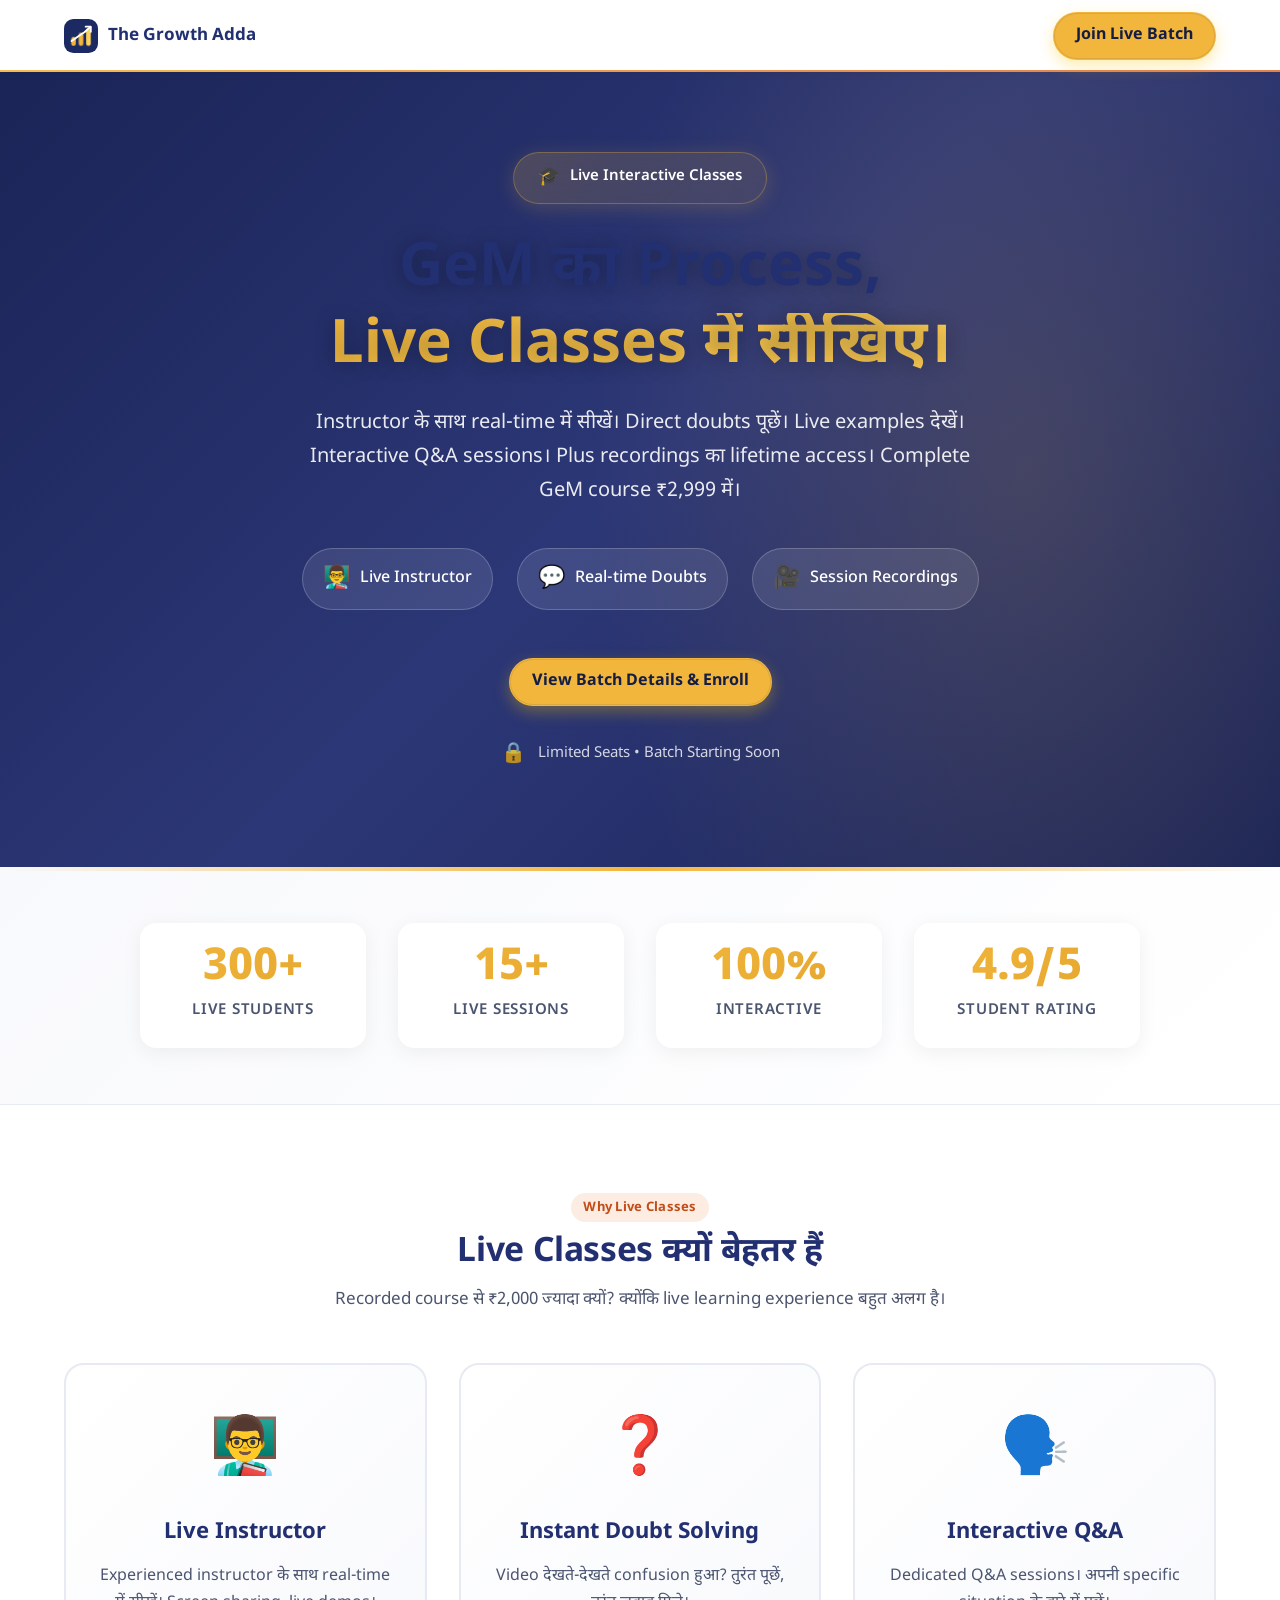
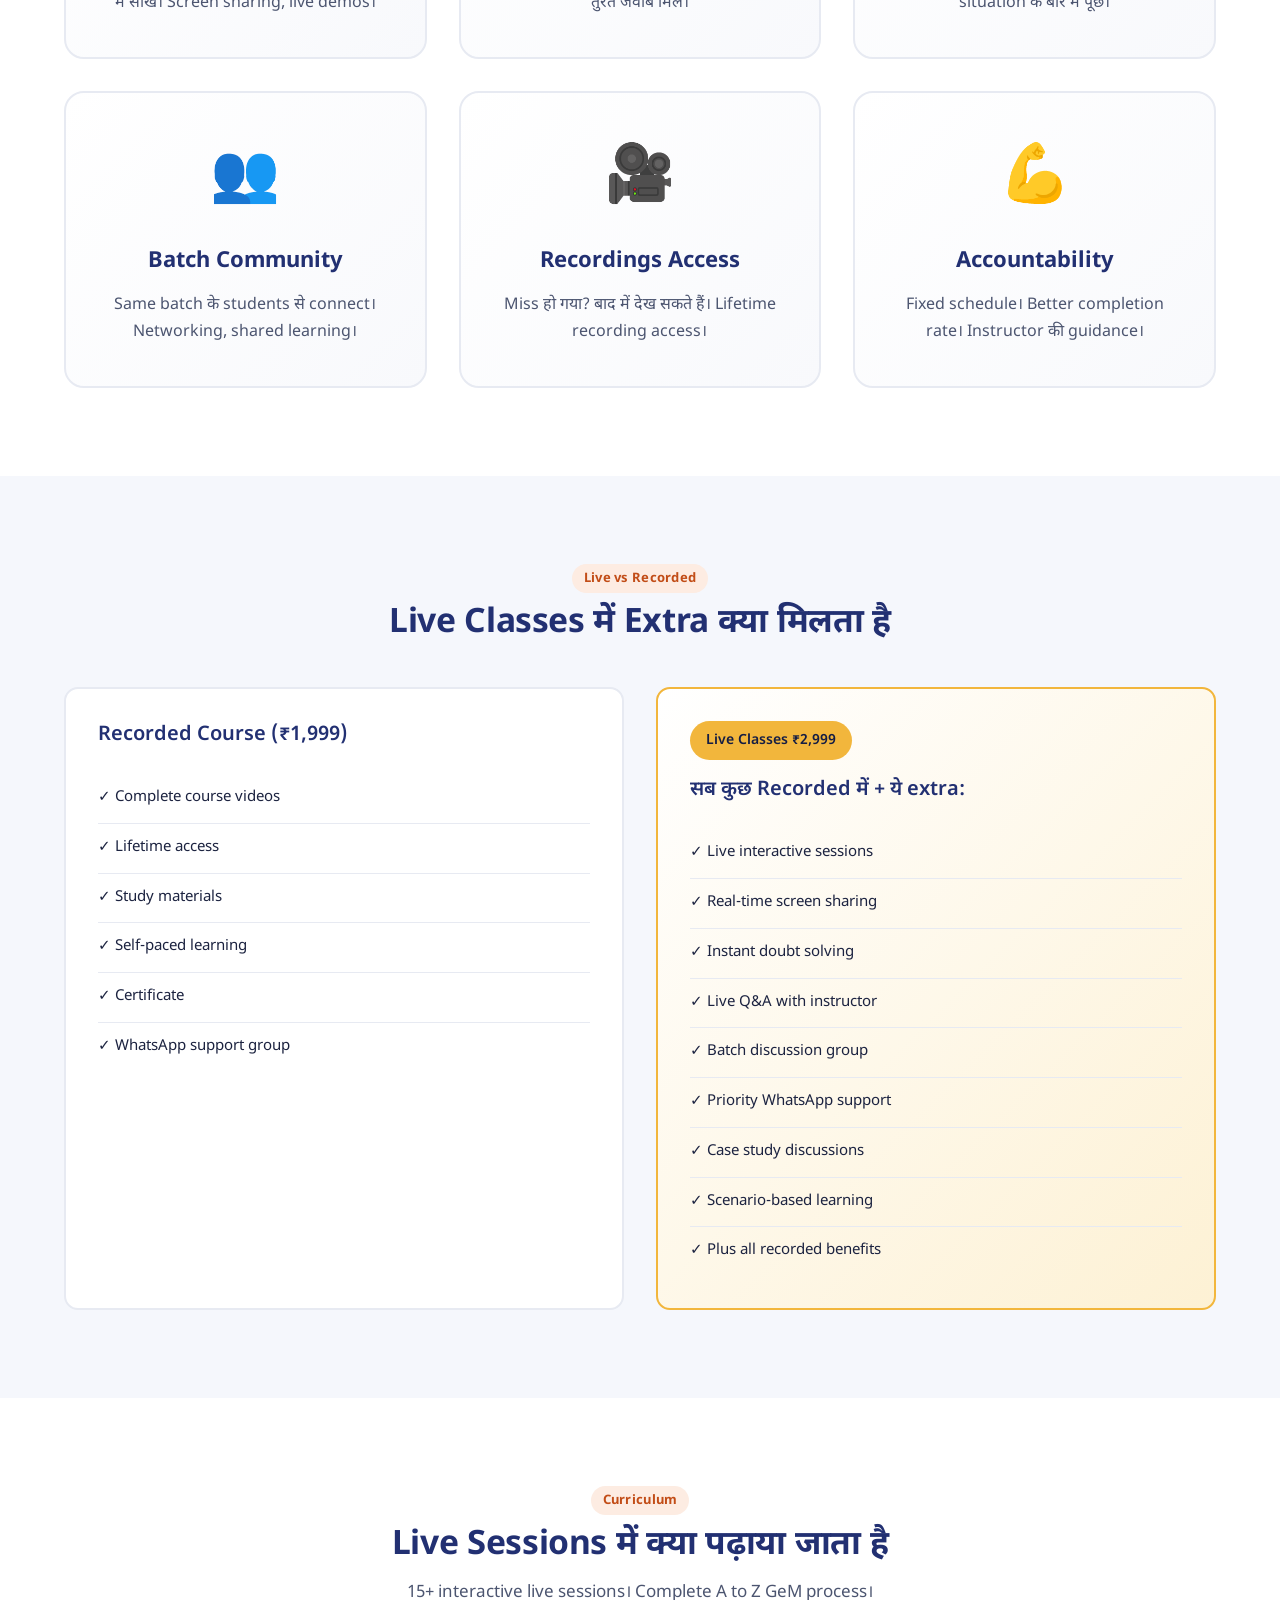
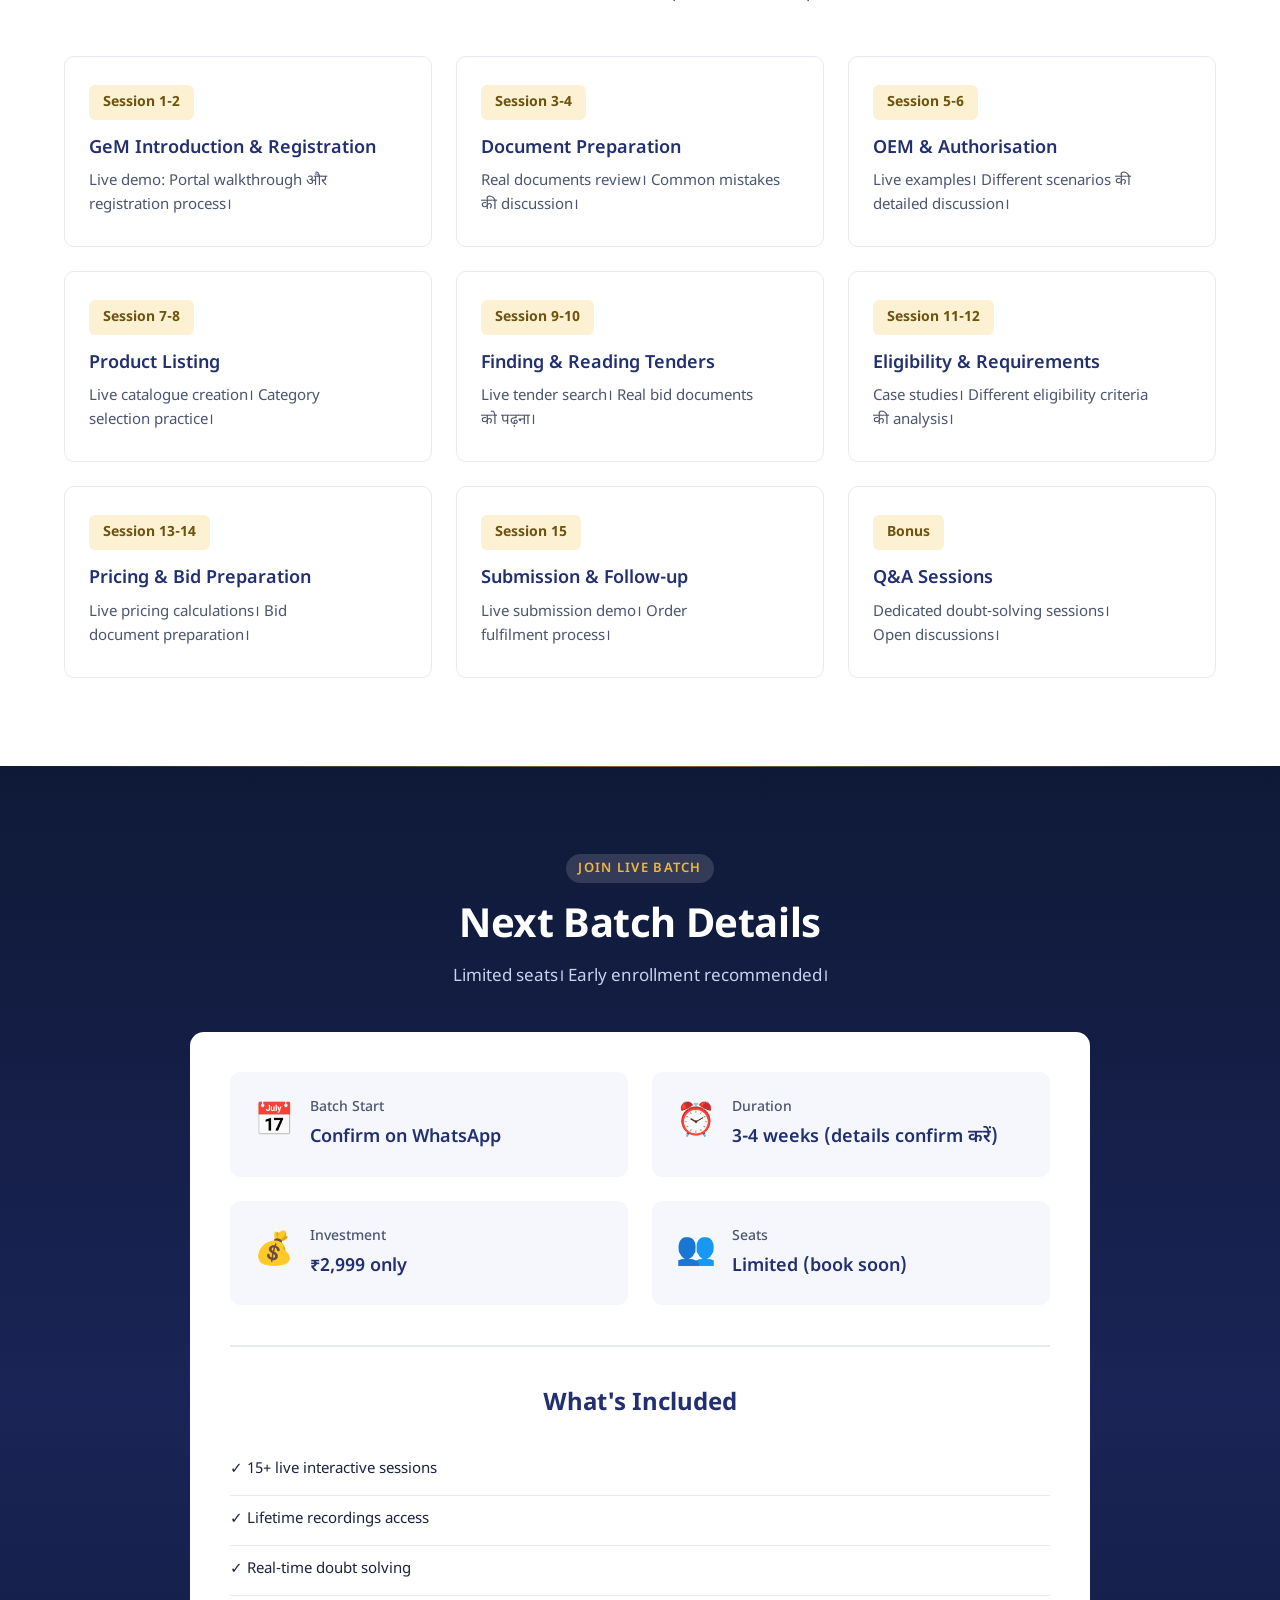
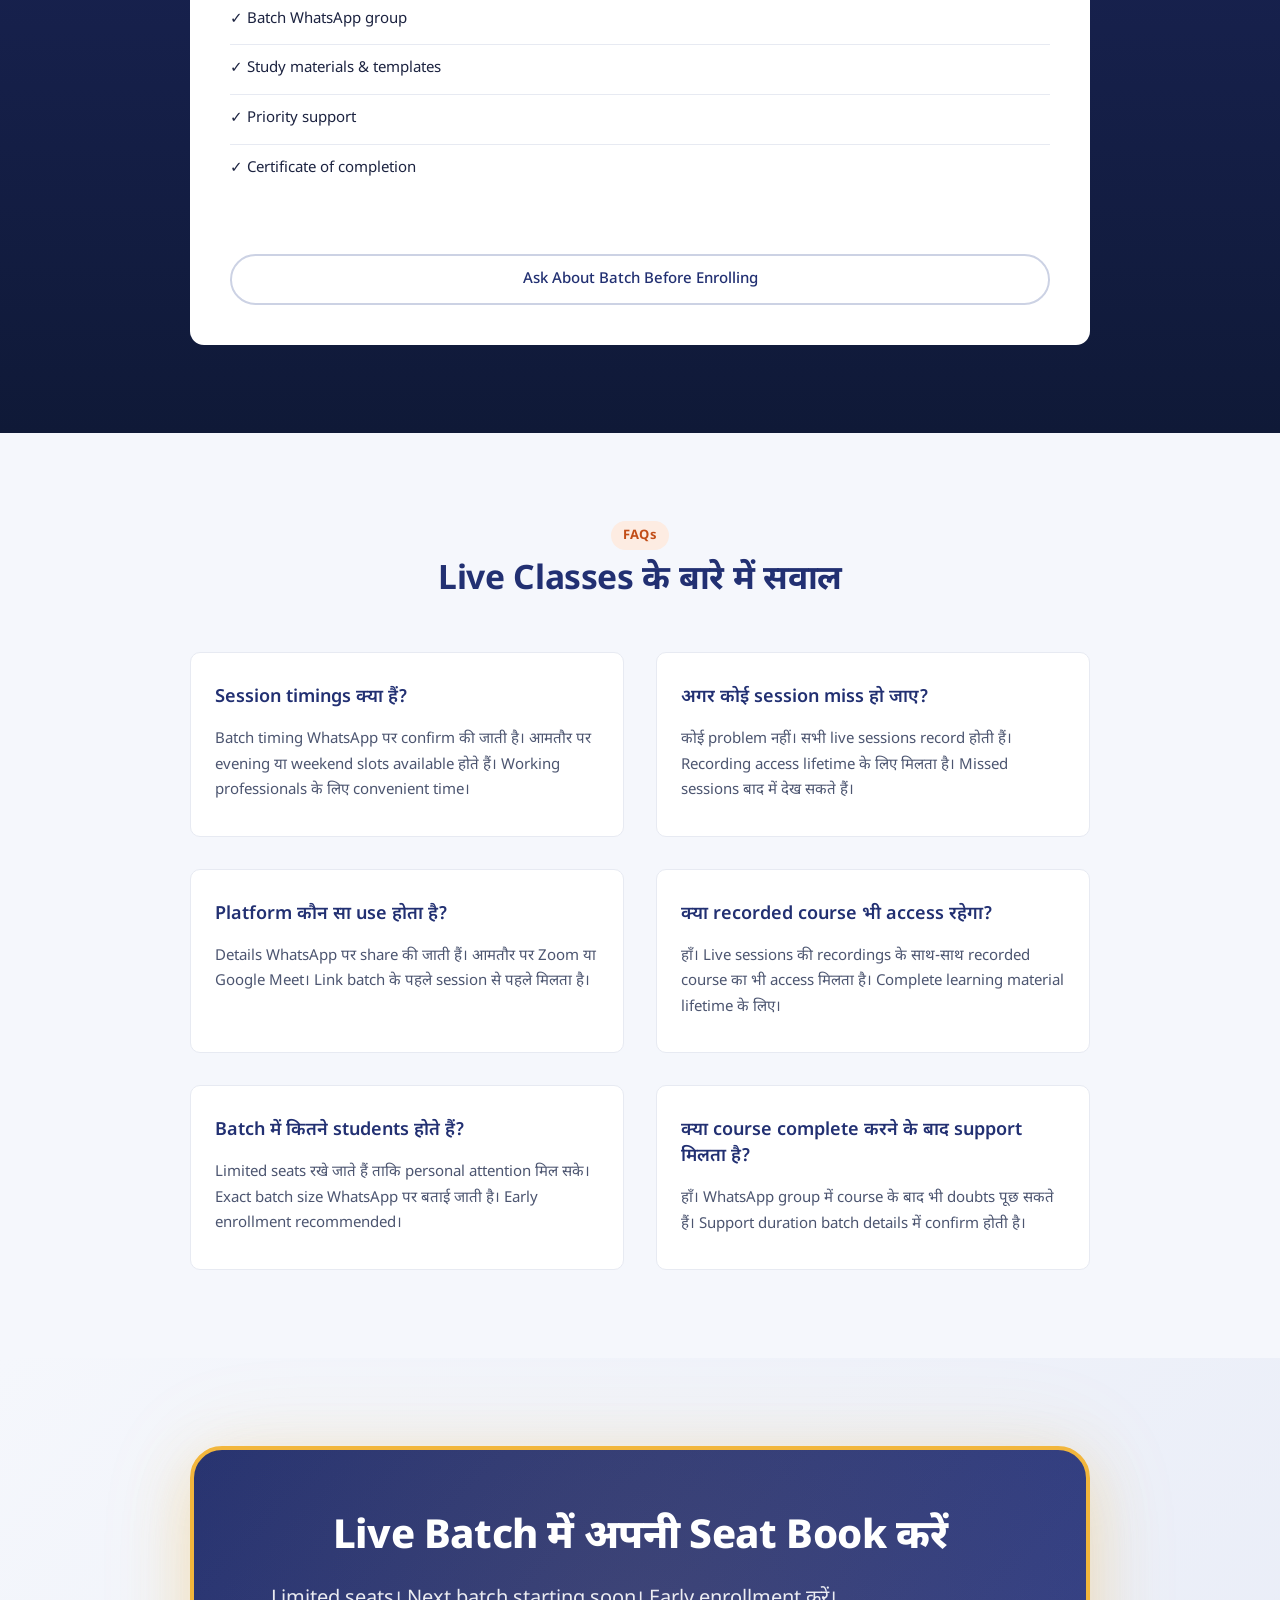
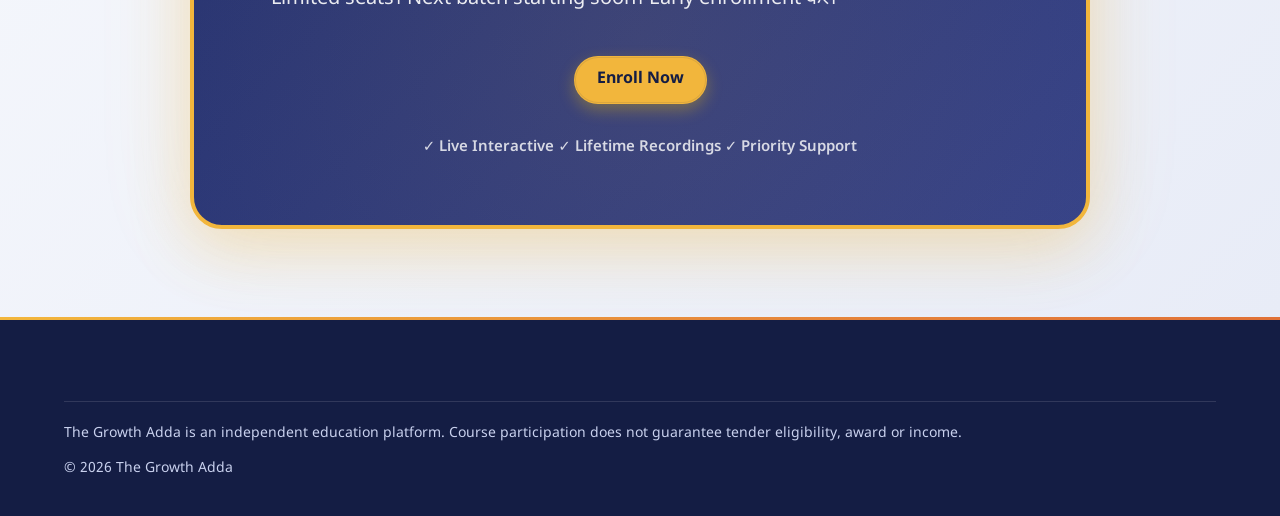
<file: live-lp.html>
<!DOCTYPE html>
<html lang="hi">
<head>
  <meta charset="utf-8">
  <meta name="viewport" content="width=device-width, initial-scale=1, viewport-fit=cover">
  <meta name="theme-color" content="#2C3777">
  <meta name="robots" content="index, follow">
  <meta name="author" content="The Growth Adda">
  <title>GeM Live Classes — Real-time Learning | The Growth Adda</title>
  <meta name="description" content="GeM का process live classes में सीखिए। Instructor के साथ real-time doubts solving। Interactive sessions। ₹2,999 में complete course।">
  <link rel="canonical" href="https://thegrowthadda.in/live-lp.html">
  <link rel="icon" href="assets/favicon.svg" type="image/svg+xml">
  <link rel="preconnect" href="https://fonts.googleapis.com">
  <link rel="preconnect" href="https://fonts.gstatic.com" crossorigin>
  <link rel="stylesheet" href="https://fonts.googleapis.com/css2?family=Noto+Sans+Devanagari:wght@400;500;600;700&display=swap">
  <link rel="stylesheet" href="css/styles.css">
</head>
<body data-source="live-lp">
  <a class="skip-link" href="#main">Skip to content</a>

  <header class="site-header lp-header">
    <div class="wrap header-bar">
      <a class="brand" href="index.html">
        <svg class="brand-mark" viewBox="0 0 40 40" aria-hidden="true" focusable="false"><rect class="lm-badge" width="40" height="40" rx="11" fill="#1b2a63"/><g class="lm-bars"><rect x="8.5" y="21" width="5.4" height="10.5" rx="2.7" fill="#f2b63c"/><rect x="17.3" y="16" width="5.4" height="15.5" rx="2.7" fill="#f2b63c"/><rect x="26.1" y="11" width="5.4" height="20.5" rx="2.7" fill="#ffd25a"/></g><path class="lm-arrow" d="M9 26 L16.5 20.5 L24 15.5 L31 9.5" fill="none" stroke="#ffffff" stroke-width="2.2" stroke-linecap="round" stroke-linejoin="round"/><path class="lm-arrow-head" d="M25.5 9 L31.5 9 L31.5 15" fill="none" stroke="#ffffff" stroke-width="2.2" stroke-linecap="round" stroke-linejoin="round"/></svg>
        <span class="brand-name">The Growth Adda</span>
      </a>
      <div class="header-cta">
        <a class="btn btn-gold" href="#enroll">Join Live Batch</a>
      </div>
    </div>
  </header>

  <main id="main" tabindex="-1">
    <section class="lp-hero">
      <div class="wrap">
        <div class="lp-hero-content">
          <div class="trust-badge">
            <span class="badge-icon">🎓</span>
            <span>Live Interactive Classes</span>
          </div>
          
          <h1 id="hero-title">GeM का Process,<br><span class="accent">Live Classes में सीखिए।</span></h1>
          
          <p class="lp-lead">Instructor के साथ real-time में सीखें। Direct doubts पूछें। Live examples देखें। Interactive Q&A sessions। Plus recordings का lifetime access। Complete GeM course ₹2,999 में।</p>
          
          <div class="lp-benefits-quick">
            <div class="quick-benefit">
              <span class="qb-icon">👨‍🏫</span>
              <span>Live Instructor</span>
            </div>
            <div class="quick-benefit">
              <span class="qb-icon">💬</span>
              <span>Real-time Doubts</span>
            </div>
            <div class="quick-benefit">
              <span class="qb-icon">🎥</span>
              <span>Session Recordings</span>
            </div>
          </div>
          
          <div class="lp-hero-actions">
            <a href="#enroll" class="btn btn-gold btn-lg scroll-smooth">
              <span>View Batch Details & Enroll</span>
            </a>
          </div>
          
          <div class="guarantee-badge">
            <span class="gb-icon">🔒</span>
            <span>Limited Seats • Batch Starting Soon</span>
          </div>
        </div>
      </div>
    </section>

    <section class="lp-social-proof">
      <div class="wrap">
        <div class="stats-row">
          <div class="stat-item">
            <div class="stat-number">300+</div>
            <div class="stat-label">Live Students</div>
          </div>
          <div class="stat-item">
            <div class="stat-number">15+</div>
            <div class="stat-label">Live Sessions</div>
          </div>
          <div class="stat-item">
            <div class="stat-number">100%</div>
            <div class="stat-label">Interactive</div>
          </div>
          <div class="stat-item">
            <div class="stat-number">4.9/5</div>
            <div class="stat-label">Student Rating</div>
          </div>
        </div>
      </div>
    </section>

    <section class="section lp-why">
      <div class="wrap">
        <div class="section-head center">
          <p class="eyebrow">Why Live Classes</p>
          <h2>Live Classes क्यों बेहतर हैं</h2>
          <p class="lead">Recorded course से ₹2,000 ज्यादा क्यों? क्योंकि live learning experience बहुत अलग है।</p>
        </div>
        
        <div class="lp-features-grid">
          <div class="lp-feature">
            <div class="lp-feature-icon">👨‍🏫</div>
            <h3>Live Instructor</h3>
            <p>Experienced instructor के साथ real-time में सीखें। Screen sharing, live demos।</p>
          </div>
          
          <div class="lp-feature">
            <div class="lp-feature-icon">❓</div>
            <h3>Instant Doubt Solving</h3>
            <p>Video देखते-देखते confusion हुआ? तुरंत पूछें, तुरंत जवाब मिले।</p>
          </div>
          
          <div class="lp-feature">
            <div class="lp-feature-icon">🗣️</div>
            <h3>Interactive Q&A</h3>
            <p>Dedicated Q&A sessions। अपनी specific situation के बारे में पूछें।</p>
          </div>
          
          <div class="lp-feature">
            <div class="lp-feature-icon">👥</div>
            <h3>Batch Community</h3>
            <p>Same batch के students से connect। Networking, shared learning।</p>
          </div>
          
          <div class="lp-feature">
            <div class="lp-feature-icon">🎥</div>
            <h3>Recordings Access</h3>
            <p>Miss हो गया? बाद में देख सकते हैं। Lifetime recording access।</p>
          </div>
          
          <div class="lp-feature">
            <div class="lp-feature-icon">💪</div>
            <h3>Accountability</h3>
            <p>Fixed schedule। Better completion rate। Instructor की guidance।</p>
          </div>
        </div>
      </div>
    </section>

    <section class="section section-soft">
      <div class="wrap">
        <div class="section-head center">
          <p class="eyebrow">Live vs Recorded</p>
          <h2>Live Classes में Extra क्या मिलता है</h2>
        </div>
        
        <div class="comparison-cards">
          <div class="compare-card">
            <h3>Recorded Course (₹1,999)</h3>
            <ul>
              <li>✓ Complete course videos</li>
              <li>✓ Lifetime access</li>
              <li>✓ Study materials</li>
              <li>✓ Self-paced learning</li>
              <li>✓ Certificate</li>
              <li>✓ WhatsApp support group</li>
            </ul>
          </div>
          
          <div class="compare-card featured">
            <div class="compare-badge">Live Classes ₹2,999</div>
            <h3>सब कुछ Recorded में + ये extra:</h3>
            <ul>
              <li>✓ Live interactive sessions</li>
              <li>✓ Real-time screen sharing</li>
              <li>✓ Instant doubt solving</li>
              <li>✓ Live Q&A with instructor</li>
              <li>✓ Batch discussion group</li>
              <li>✓ Priority WhatsApp support</li>
              <li>✓ Case study discussions</li>
              <li>✓ Scenario-based learning</li>
              <li>✓ Plus all recorded benefits</li>
            </ul>
          </div>
        </div>
      </div>
    </section>

    <section class="section lp-curriculum">
      <div class="wrap">
        <div class="section-head center">
          <p class="eyebrow">Curriculum</p>
          <h2>Live Sessions में क्या पढ़ाया जाता है</h2>
          <p class="lead">15+ interactive live sessions। Complete A to Z GeM process।</p>
        </div>
        
        <div class="lp-curriculum-grid">
          <div class="curriculum-module">
            <div class="module-number">Session 1-2</div>
            <h3>GeM Introduction & Registration</h3>
            <p>Live demo: Portal walkthrough और registration process।</p>
          </div>
          
          <div class="curriculum-module">
            <div class="module-number">Session 3-4</div>
            <h3>Document Preparation</h3>
            <p>Real documents review। Common mistakes की discussion।</p>
          </div>
          
          <div class="curriculum-module">
            <div class="module-number">Session 5-6</div>
            <h3>OEM & Authorisation</h3>
            <p>Live examples। Different scenarios की detailed discussion।</p>
          </div>
          
          <div class="curriculum-module">
            <div class="module-number">Session 7-8</div>
            <h3>Product Listing</h3>
            <p>Live catalogue creation। Category selection practice।</p>
          </div>
          
          <div class="curriculum-module">
            <div class="module-number">Session 9-10</div>
            <h3>Finding & Reading Tenders</h3>
            <p>Live tender search। Real bid documents को पढ़ना।</p>
          </div>
          
          <div class="curriculum-module">
            <div class="module-number">Session 11-12</div>
            <h3>Eligibility & Requirements</h3>
            <p>Case studies। Different eligibility criteria की analysis।</p>
          </div>
          
          <div class="curriculum-module">
            <div class="module-number">Session 13-14</div>
            <h3>Pricing & Bid Preparation</h3>
            <p>Live pricing calculations। Bid document preparation।</p>
          </div>
          
          <div class="curriculum-module">
            <div class="module-number">Session 15</div>
            <h3>Submission & Follow-up</h3>
            <p>Live submission demo। Order fulfilment process।</p>
          </div>
          
          <div class="curriculum-module">
            <div class="module-number">Bonus</div>
            <h3>Q&A Sessions</h3>
            <p>Dedicated doubt-solving sessions। Open discussions।</p>
          </div>
        </div>
      </div>
    </section>

    <section class="section lp-pricing" id="enroll">
      <div class="wrap">
        <div class="section-head center on-dark">
          <p class="eyebrow">Join Live Batch</p>
          <h2>Next Batch Details</h2>
          <p class="lead">Limited seats। Early enrollment recommended।</p>
        </div>
        
        <div class="batch-details-card">
          <div class="batch-info">
            <div class="batch-detail">
              <div class="detail-icon">📅</div>
              <div>
                <div class="detail-label">Batch Start</div>
                <div class="detail-value">Confirm on WhatsApp</div>
              </div>
            </div>
            
            <div class="batch-detail">
              <div class="detail-icon">⏰</div>
              <div>
                <div class="detail-label">Duration</div>
                <div class="detail-value">3-4 weeks (details confirm करें)</div>
              </div>
            </div>
            
            <div class="batch-detail">
              <div class="detail-icon">💰</div>
              <div>
                <div class="detail-label">Investment</div>
                <div class="detail-value">₹2,999 only</div>
              </div>
            </div>
            
            <div class="batch-detail">
              <div class="detail-icon">👥</div>
              <div>
                <div class="detail-label">Seats</div>
                <div class="detail-value">Limited (book soon)</div>
              </div>
            </div>
          </div>
          
          <div class="batch-cta">
            <h3>What's Included</h3>
            <ul class="included-list">
              <li>✓ 15+ live interactive sessions</li>
              <li>✓ Lifetime recordings access</li>
              <li>✓ Real-time doubt solving</li>
              <li>✓ Batch WhatsApp group</li>
              <li>✓ Study materials & templates</li>
              <li>✓ Priority support</li>
              <li>✓ Certificate of completion</li>
            </ul>
            
            <div class="batch-actions">
              <form action="https://api.razorpay.com/v1/payment_button/pl_U3XsgZz2mwGJlJ/submit" method="POST" style="margin:0"><script src="https://checkout.razorpay.com/v1/payment-button.js" data-payment_button_id="pl_U3XsgZz2mwGJlJ" async> </script></form>
              <a href="https://wa.me/918007974088?text=Hi%2C%20I%20want%20to%20know%20batch%20timing%20and%20details%20before%20enrolling." class="btn btn-outline btn-block ask-link">
                Ask About Batch Before Enrolling
              </a>
            </div>
          </div>
        </div>
      </div>
    </section>

    <section class="section section-soft lp-faq">
      <div class="wrap">
        <div class="section-head center">
          <p class="eyebrow">FAQs</p>
          <h2>Live Classes के बारे में सवाल</h2>
        </div>
        
        <div class="faq-grid">
          <div class="faq-item">
            <h3>Session timings क्या हैं?</h3>
            <p>Batch timing WhatsApp पर confirm की जाती है। आमतौर पर evening या weekend slots available होते हैं। Working professionals के लिए convenient time।</p>
          </div>
          
          <div class="faq-item">
            <h3>अगर कोई session miss हो जाए?</h3>
            <p>कोई problem नहीं। सभी live sessions record होती हैं। Recording access lifetime के लिए मिलता है। Missed sessions बाद में देख सकते हैं।</p>
          </div>
          
          <div class="faq-item">
            <h3>Platform कौन सा use होता है?</h3>
            <p>Details WhatsApp पर share की जाती हैं। आमतौर पर Zoom या Google Meet। Link batch के पहले session से पहले मिलता है।</p>
          </div>
          
          <div class="faq-item">
            <h3>क्या recorded course भी access रहेगा?</h3>
            <p>हाँ। Live sessions की recordings के साथ-साथ recorded course का भी access मिलता है। Complete learning material lifetime के लिए।</p>
          </div>
          
          <div class="faq-item">
            <h3>Batch में कितने students होते हैं?</h3>
            <p>Limited seats रखे जाते हैं ताकि personal attention मिल सके। Exact batch size WhatsApp पर बताई जाती है। Early enrollment recommended।</p>
          </div>
          
          <div class="faq-item">
            <h3>क्या course complete करने के बाद support मिलता है?</h3>
            <p>हाँ। WhatsApp group में course के बाद भी doubts पूछ सकते हैं। Support duration batch details में confirm होती है।</p>
          </div>
        </div>
      </div>
    </section>

    <section class="section lp-final-cta">
      <div class="wrap">
        <div class="final-cta-box">
          <h2>Live Batch में अपनी Seat Book करें</h2>
          <p class="lead">Limited seats। Next batch starting soon। Early enrollment करें।</p>
          <div class="final-actions">
            <a href="#enroll" class="btn btn-gold btn-lg scroll-smooth">Enroll Now</a>
          </div>
          <p class="trust-text">✓ Live Interactive  ✓ Lifetime Recordings  ✓ Priority Support</p>
        </div>
      </div>
    </section>
  </main>

  <footer class="site-footer">
    <div class="wrap">
      <p class="disclaimer">The Growth Adda is an independent education platform. Course participation does not guarantee tender eligibility, award or income.</p>
      <p class="copyright">© 2026 The Growth Adda</p>
    </div>
  </footer>

  <script src="js/config.js"></script>
  <script src="js/main.js"></script>
  <script>
    window.razorpaySubmit = function(buttonId) {
      const form = document.createElement('form');
      form.setAttribute('action', 'https://api.razorpay.com/v1/payment_button/' + buttonId + '/submit');
      form.setAttribute('method', 'POST');
      document.body.appendChild(form);
      form.submit();
    };
    
    document.querySelectorAll('.scroll-smooth').forEach(link => {
      link.addEventListener('click', function(e) {
        e.preventDefault();
        const target = document.querySelector(this.getAttribute('href'));
        if (target) target.scrollIntoView({ behavior: 'smooth', block: 'start' });
      });
    });
  </script>
</body>
</html>
</file>
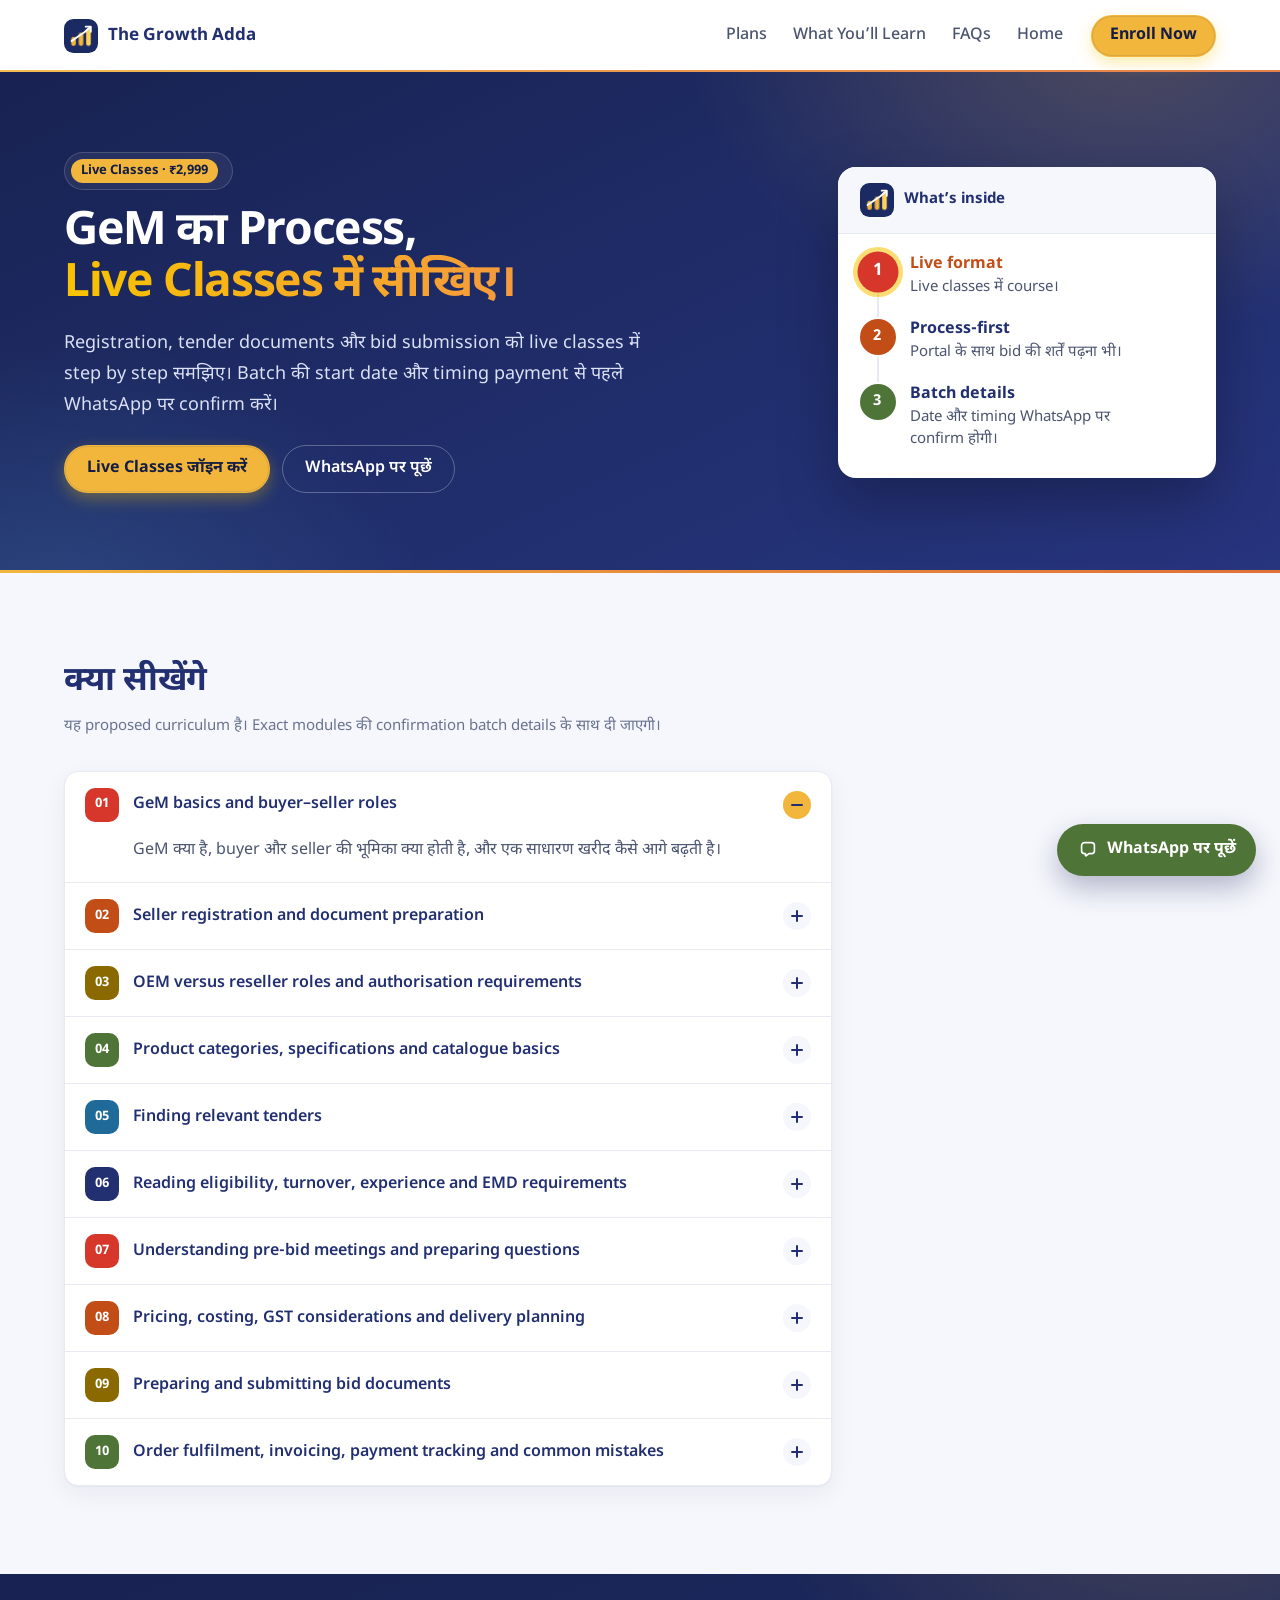
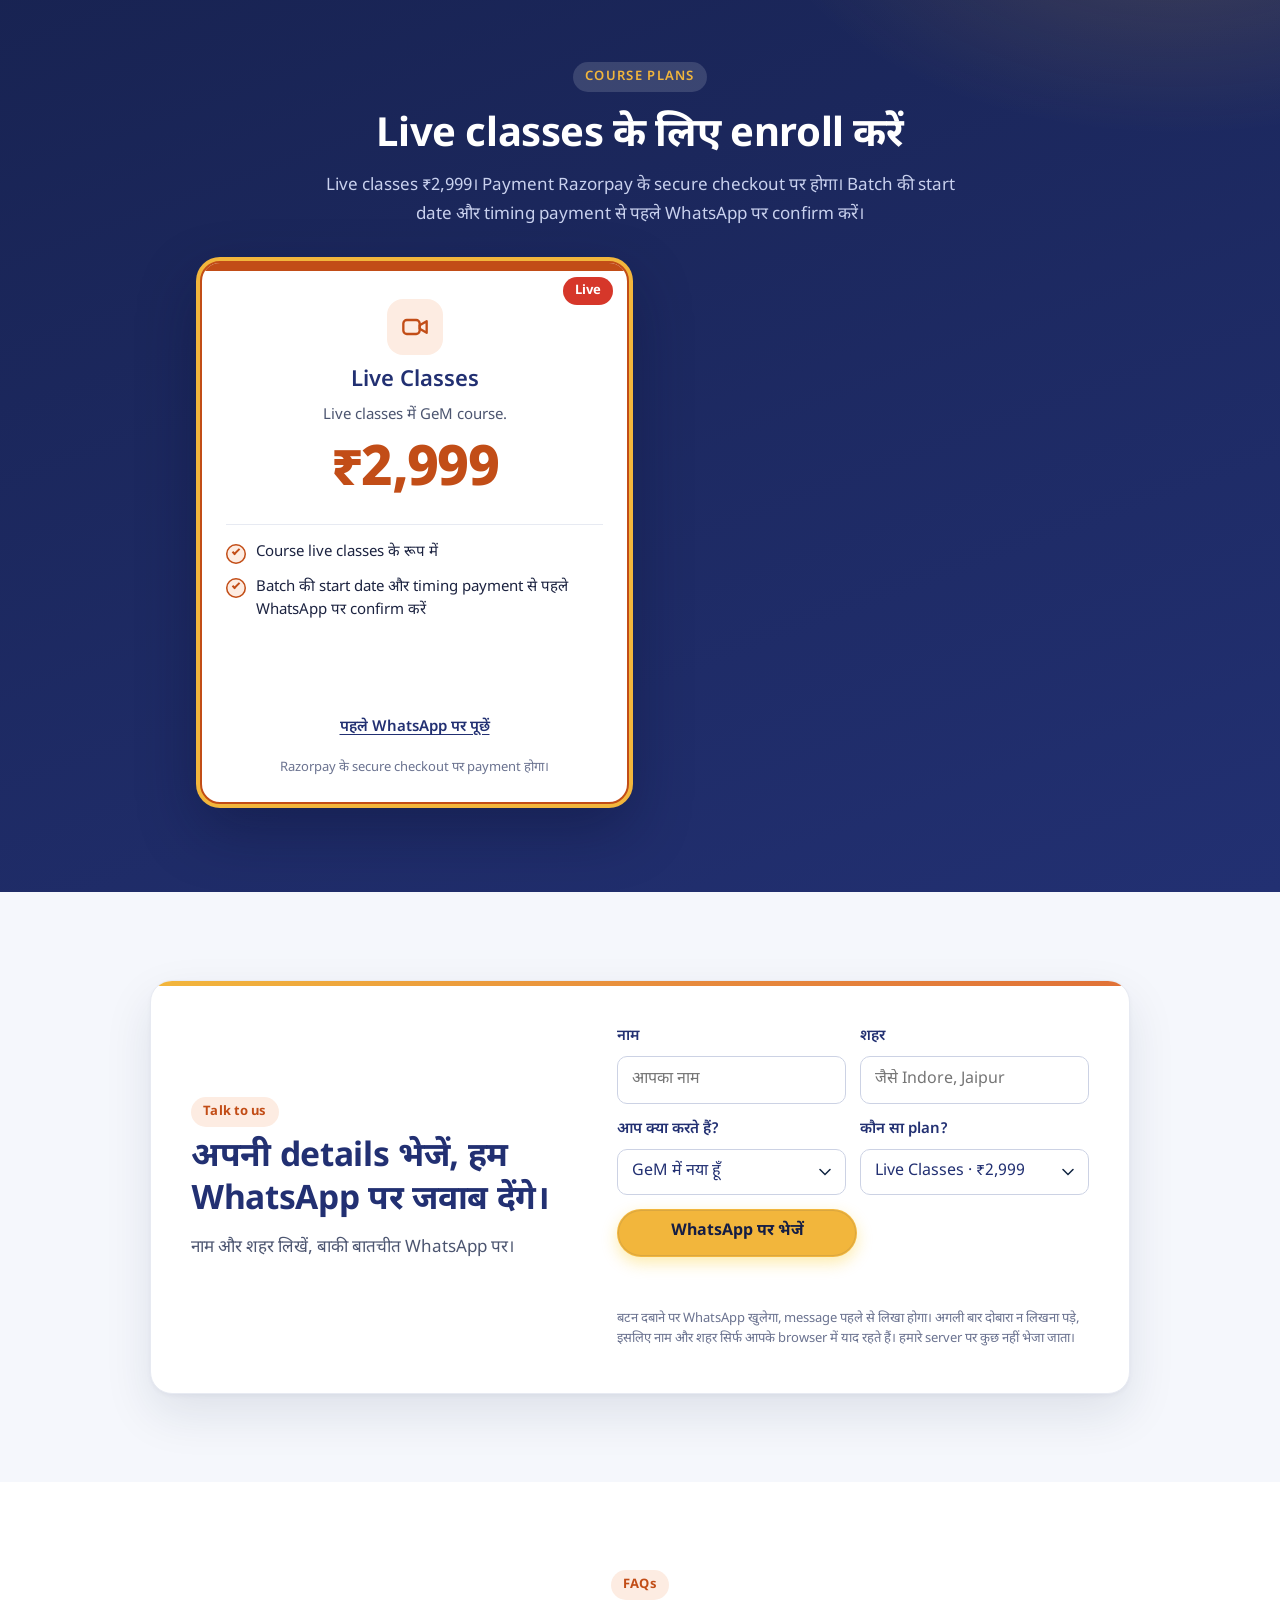
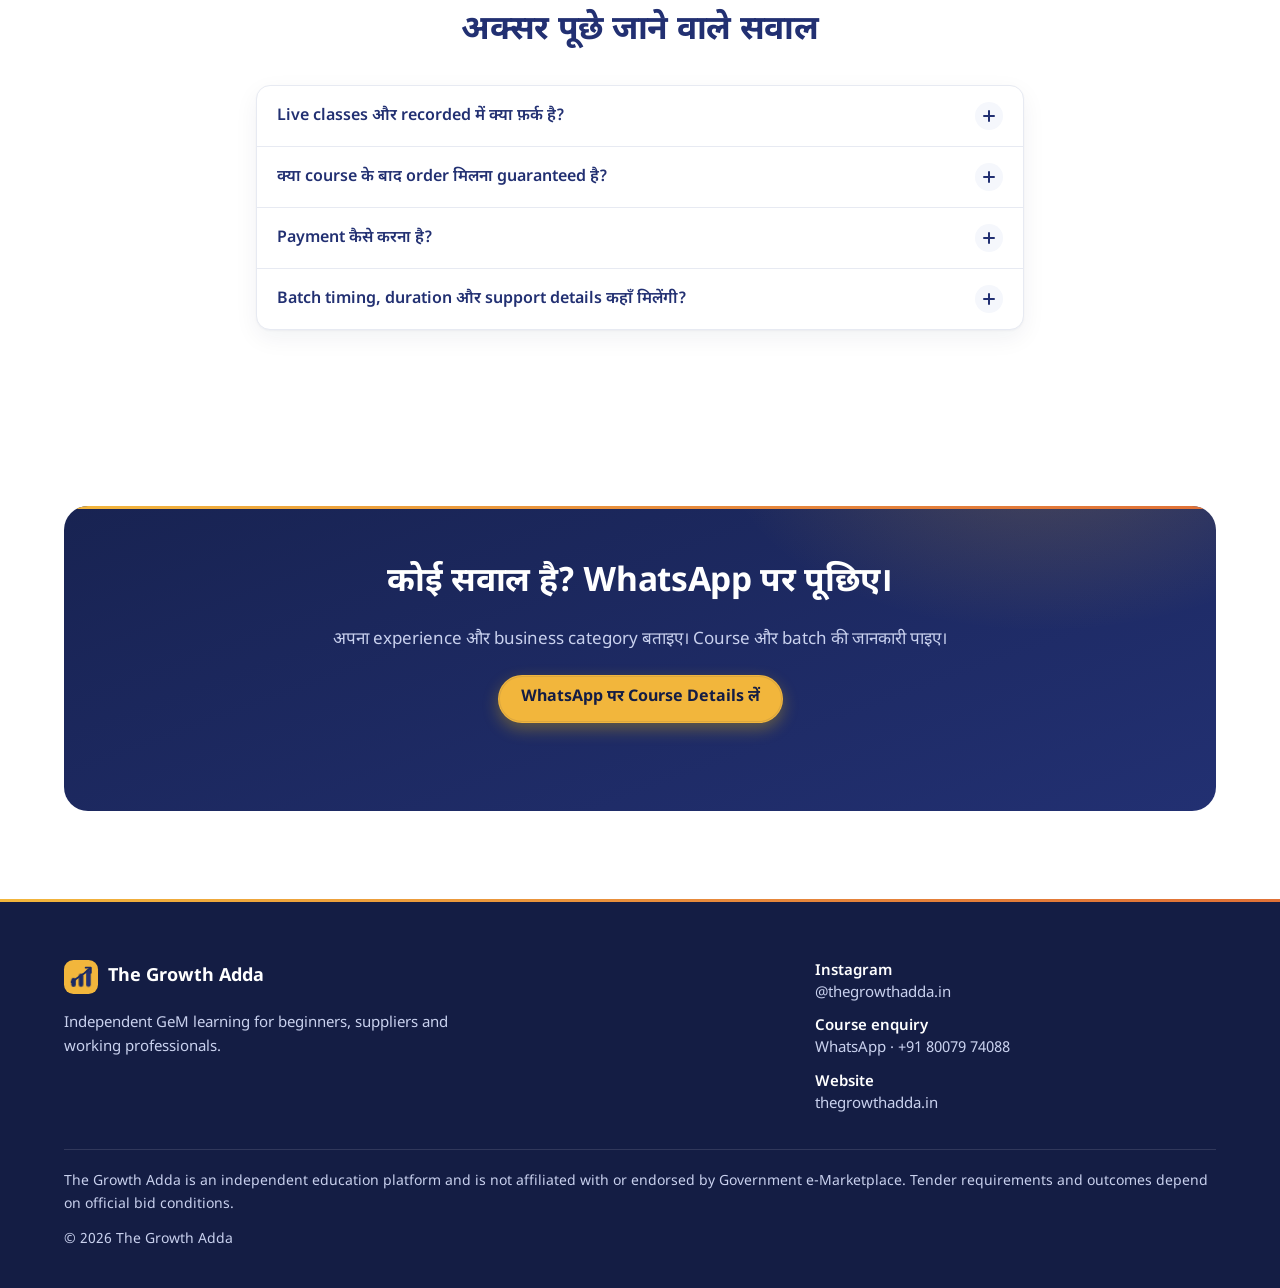
<file: live.html>
<!DOCTYPE html>
<html lang="hi">
<head>
  <meta charset="utf-8">
  <meta name="viewport" content="width=device-width, initial-scale=1, viewport-fit=cover">
  <meta name="theme-color" content="#2C3777">
  <meta name="color-scheme" content="light">
  <meta name="format-detection" content="telephone=no">
  <meta name="robots" content="index, follow, max-image-preview:large, max-snippet:-1, max-video-preview:-1">
  <meta name="author" content="The Growth Adda">
  <title>Live GeM Classes — ₹2,999 | The Growth Adda</title>
  <meta name="description" content="GeM का process live classes में सीखिए। ₹2,999। Registration, tender documents और bid submission step by step.">
  <link rel="canonical" href="https://thegrowthadda.in/live.html">
  <meta property="og:type" content="website">
  <meta property="og:locale" content="hi_IN">
  <meta property="og:site_name" content="The Growth Adda">
  <meta property="og:title" content="Live GeM Classes — ₹2,999 | The Growth Adda">
  <meta property="og:description" content="GeM का process live classes में सीखिए। ₹2,999। Registration, tender documents और bid submission step by step.">
  <meta property="og:url" content="https://thegrowthadda.in/live.html">
  <meta property="og:image" content="https://thegrowthadda.in/assets/og.png">
  <meta property="og:image:width" content="1200">
  <meta property="og:image:height" content="630">
  <meta name="twitter:card" content="summary_large_image">
  <meta name="twitter:title" content="Live GeM Classes — ₹2,999 | The Growth Adda">
  <meta name="twitter:description" content="GeM का process live classes में सीखिए। ₹2,999। Registration, tender documents और bid submission step by step.">
  <meta name="twitter:image" content="https://thegrowthadda.in/assets/og.png">
  <link rel="icon" href="assets/favicon.svg" type="image/svg+xml">
  <link rel="preconnect" href="https://fonts.googleapis.com">
  <link rel="preconnect" href="https://fonts.gstatic.com" crossorigin>
  <link rel="stylesheet" href="https://fonts.googleapis.com/css2?family=Noto+Sans+Devanagari:wght@400;500;600;700&display=swap">
  <link rel="stylesheet" href="css/styles.css">
  <script type="application/ld+json">
{
  "@context": "https://schema.org",
  "@graph": [
    {
      "@type": "Course",
      "name": "Live GeM Classes",
      "description": "GeM का process live classes में सीखिए। ₹2,999। Registration, tender documents और bid submission step by step.",
      "inLanguage": [
        "hi-IN",
        "en"
      ],
      "url": "https://thegrowthadda.in/live.html",
      "provider": {
        "@type": "EducationalOrganization",
        "name": "The Growth Adda",
        "url": "https://thegrowthadda.in/",
        "logo": "https://thegrowthadda.in/assets/og.png",
        "sameAs": [
          "https://www.instagram.com/thegrowthadda.in/"
        ]
      },
      "offers": {
        "@type": "Offer",
        "price": "2999",
        "priceCurrency": "INR",
        "availability": "https://schema.org/InStock",
        "category": "Paid"
      }
    },
    {
      "@type": "BreadcrumbList",
      "itemListElement": [
        {
          "@type": "ListItem",
          "position": 1,
          "name": "Home",
          "item": "https://thegrowthadda.in/"
        },
        {
          "@type": "ListItem",
          "position": 2,
          "name": "Live GeM Classes",
          "item": "https://thegrowthadda.in/live.html"
        }
      ]
    },
    {
      "@type": "FAQPage",
      "inLanguage": "hi-IN",
      "mainEntity": [
        {
          "@type": "Question",
          "name": "Live classes और recorded में क्या फ़र्क है?",
          "acceptedAnswer": {
            "@type": "Answer",
            "text": "Live classes ₹2,999 में हैं और recorded sessions ₹1,999 में। Live batch की start date और timing WhatsApp पर confirm की जाती है।"
          }
        },
        {
          "@type": "Question",
          "name": "क्या course के बाद order मिलना guaranteed है?",
          "acceptedAnswer": {
            "@type": "Answer",
            "text": "नहीं। Course में process सिखाया जाता है। Participation से eligibility, tender award या income guaranteed नहीं होती। नतीजा official bid conditions, documents, pricing और buyer की evaluation पर निर्भर करता है।"
          }
        },
        {
          "@type": "Question",
          "name": "Payment कैसे करना है?",
          "acceptedAnswer": {
            "@type": "Answer",
            "text": "Plan चुनकर page पर दिए Pay बटन से Razorpay के secure checkout पर payment करें। अगर बटन अभी active नहीं है, तो WhatsApp पर payment link माँगें। Payment से पहले batch और access की details confirm करना चाहें तो WhatsApp पर पूछ सकते हैं।"
          }
        },
        {
          "@type": "Question",
          "name": "Batch timing, duration और support details कहाँ मिलेंगी?",
          "acceptedAnswer": {
            "@type": "Answer",
            "text": "इस page पर सिर्फ confirmed details दिखाई जाती हैं। Start date, duration, teaching language और support की जानकारी WhatsApp enquiry पर दी जाती है।"
          }
        }
      ]
    }
  ]
}
  </script>
</head>
<body data-source="live" data-focus-plan="live">
  <a class="skip-link" href="#main">Skip to content</a>

  <header class="site-header">
    <div class="wrap header-bar">
      <a class="brand" href="index.html">
        <svg class="brand-mark" viewBox="0 0 40 40" aria-hidden="true" focusable="false"><rect class="lm-badge" width="40" height="40" rx="11" fill="#1b2a63"/><g class="lm-bars"><rect x="8.5" y="21" width="5.4" height="10.5" rx="2.7" fill="#f2b63c"/><rect x="17.3" y="16" width="5.4" height="15.5" rx="2.7" fill="#f2b63c"/><rect x="26.1" y="11" width="5.4" height="20.5" rx="2.7" fill="#ffd25a"/></g><path class="lm-arrow" d="M9 26 L16.5 20.5 L24 15.5 L31 9.5" fill="none" stroke="#ffffff" stroke-width="2.2" stroke-linecap="round" stroke-linejoin="round"/><path class="lm-arrow-head" d="M25.5 9 L31.5 9 L31.5 15" fill="none" stroke="#ffffff" stroke-width="2.2" stroke-linecap="round" stroke-linejoin="round"/></svg>
        <span class="brand-name">The Growth Adda</span>
      </a>
      <button type="button" class="menu-toggle" aria-expanded="false" aria-controls="site-nav">
        <span class="sr-only">Open menu</span>
        <span class="menu-icon" aria-hidden="true"><span></span><span></span><span></span></span>
      </button>
      <nav id="site-nav" class="nav" aria-label="Primary">
        <ul role="list">
          <li role="listitem"><a href="#plans">Plans</a></li>
          <li role="listitem"><a href="#learn">What You’ll Learn</a></li>
          <li role="listitem"><a href="#faqs">FAQs</a></li>
          <li role="listitem"><a href="index.html">Home</a></li>
        </ul>
        <a class="btn btn-gold" href="#plans" lang="en">Enroll Now</a>
      </nav>
    </div>
  </header>

  <main id="main" tabindex="-1">
    <section class="hero" aria-labelledby="hero-title">
      <div class="wrap hero-grid">
        <div class="hero-copy">
          <p class="promo"><span class="promo-tag">Live Classes · ₹2,999</span></p>
          <h1 id="hero-title">GeM का Process,<br><span class="accent">Live Classes में सीखिए।</span></h1>
          <p class="lead">Registration, tender documents और bid submission को live classes में step by step समझिए। Batch की start date और timing payment से पहले WhatsApp पर confirm करें।</p>
          <div class="hero-actions">
            <a class="btn btn-gold" href="#plans">Live Classes जॉइन करें</a>
            <a class="btn btn-ghost" data-enquiry href="https://wa.me/918007974088?text=Hi%20Growth%20Adda%2C%20please%20share%20your%20GeM%20course%20fees%2C%20syllabus%20and%20upcoming%20batch%20details.">WhatsApp पर पूछें</a>
          </div>
        </div>

        <figure class="journey">
          <div class="journey-top">
            <svg class="brand-mark" viewBox="0 0 40 40" aria-hidden="true" focusable="false"><rect class="lm-badge" width="40" height="40" rx="11" fill="#1b2a63"/><g class="lm-bars"><rect x="8.5" y="21" width="5.4" height="10.5" rx="2.7" fill="#f2b63c"/><rect x="17.3" y="16" width="5.4" height="15.5" rx="2.7" fill="#f2b63c"/><rect x="26.1" y="11" width="5.4" height="20.5" rx="2.7" fill="#ffd25a"/></g><path class="lm-arrow" d="M9 26 L16.5 20.5 L24 15.5 L31 9.5" fill="none" stroke="#ffffff" stroke-width="2.2" stroke-linecap="round" stroke-linejoin="round"/><path class="lm-arrow-head" d="M25.5 9 L31.5 9 L31.5 15" fill="none" stroke="#ffffff" stroke-width="2.2" stroke-linecap="round" stroke-linejoin="round"/></svg>
            <figcaption class="journey-caption" lang="en">What’s inside</figcaption>
          </div>
          <ol class="journey-list" role="list">
            <li role="listitem">
              <span class="journey-index" aria-hidden="true">1</span>
              <div>
                <p class="journey-label">Live format</p>
                <p class="journey-note">Live classes में course।</p>
              </div>
            </li>
            <li role="listitem">
              <span class="journey-index" aria-hidden="true">2</span>
              <div>
                <p class="journey-label">Process-first</p>
                <p class="journey-note">Portal के साथ bid की शर्तें पढ़ना भी।</p>
              </div>
            </li>
            <li role="listitem">
              <span class="journey-index" aria-hidden="true">3</span>
              <div>
                <p class="journey-label">Batch details</p>
                <p class="journey-note">Date और timing WhatsApp पर confirm होगी।</p>
              </div>
            </li>
          </ol>
        </figure>
      </div>
    </section>

    <section class="section section-soft" id="learn" aria-labelledby="learn-title">
      <div class="wrap">
        <div class="section-head">
          <h2 id="learn-title">क्या सीखेंगे</h2>
          <p class="note" data-curriculum-note>यह proposed curriculum है। Exact modules की confirmation batch details के साथ दी जाएगी।</p>
        </div>
        <div class="accordion" data-accordion data-curriculum></div>
      </div>
    </section>

    <section class="section offer" id="plans" aria-labelledby="plans-title">
      <div class="wrap">
        <div class="section-head on-dark">
          <p class="eyebrow" lang="en">Course plans</p>
          <h2 id="plans-title">Live classes के लिए enroll करें</h2>
          <p class="lead">Live classes ₹2,999। Payment Razorpay के secure checkout पर होगा। Batch की start date और timing payment से पहले WhatsApp पर confirm करें।</p>
        </div>
        <div class="plans-grid" data-plans="live" data-mode="pay" data-focus="live"></div>
      </div>
    </section>

    <section class="section section-soft" id="enquire" aria-labelledby="enquire-title">
      <div class="wrap">
        <div class="lead-card">
          <div class="section-head">
            <p class="eyebrow" lang="en">Talk to us</p>
            <h2 id="enquire-title">अपनी details भेजें, हम WhatsApp पर जवाब देंगे।</h2>
            <p class="lead">नाम और शहर लिखें, बाकी बातचीत WhatsApp पर।</p>
          </div>
          <div data-lead></div>
        </div>
      </div>
    </section>

    <section class="section" id="faqs" aria-labelledby="faq-title">
      <div class="wrap">
        <div class="section-head center">
          <p class="eyebrow" lang="en">FAQs</p>
          <h2 id="faq-title">अक्सर पूछे जाने वाले सवाल</h2>
        </div>
        <div class="accordion" data-accordion>
          <div class="accordion-item">
            <h3>
              <button type="button" class="accordion-button" id="faq-btn-1" aria-expanded="false" aria-controls="faq-1" data-accordion-button>
                <span class="mod-title">Live classes और recorded में क्या फ़र्क है?</span>
                <span class="acc-icon" aria-hidden="true"></span>
              </button>
            </h3>
            <div id="faq-1" class="accordion-panel" role="region" aria-labelledby="faq-btn-1" hidden>
              <p>Live classes ₹2,999 में हैं और recorded sessions ₹1,999 में। Live batch की start date और timing WhatsApp पर confirm की जाती है।</p>
            </div>
          </div>

          <div class="accordion-item">
            <h3>
              <button type="button" class="accordion-button" id="faq-btn-2" aria-expanded="false" aria-controls="faq-2" data-accordion-button>
                <span class="mod-title">क्या course के बाद order मिलना guaranteed है?</span>
                <span class="acc-icon" aria-hidden="true"></span>
              </button>
            </h3>
            <div id="faq-2" class="accordion-panel" role="region" aria-labelledby="faq-btn-2" hidden>
              <p>नहीं। Course में process सिखाया जाता है। Participation से eligibility, tender award या income guaranteed नहीं होती। नतीजा official bid conditions, documents, pricing और buyer की evaluation पर निर्भर करता है।</p>
            </div>
          </div>

          <div class="accordion-item">
            <h3>
              <button type="button" class="accordion-button" id="faq-btn-3" aria-expanded="false" aria-controls="faq-3" data-accordion-button>
                <span class="mod-title">Payment कैसे करना है?</span>
                <span class="acc-icon" aria-hidden="true"></span>
              </button>
            </h3>
            <div id="faq-3" class="accordion-panel" role="region" aria-labelledby="faq-btn-3" hidden>
              <p>Plan चुनकर page पर दिए Pay बटन से Razorpay के secure checkout पर payment करें। अगर बटन अभी active नहीं है, तो WhatsApp पर payment link माँगें। Payment से पहले batch और access की details confirm करना चाहें तो WhatsApp पर पूछ सकते हैं।</p>
            </div>
          </div>

          <div class="accordion-item">
            <h3>
              <button type="button" class="accordion-button" id="faq-btn-4" aria-expanded="false" aria-controls="faq-4" data-accordion-button>
                <span class="mod-title">Batch timing, duration और support details कहाँ मिलेंगी?</span>
                <span class="acc-icon" aria-hidden="true"></span>
              </button>
            </h3>
            <div id="faq-4" class="accordion-panel" role="region" aria-labelledby="faq-btn-4" hidden>
              <p>इस page पर सिर्फ confirmed details दिखाई जाती हैं। Start date, duration, teaching language और support की जानकारी WhatsApp enquiry पर दी जाती है।</p>
            </div>
          </div>
        </div>
      </div>
    </section>

    <section class="section section-follow" aria-labelledby="final-title">
      <div class="wrap cta-band">
        <h2 id="final-title">कोई सवाल है? WhatsApp पर पूछिए।</h2>
        <p class="lead">अपना experience और business category बताइए। Course और batch की जानकारी पाइए।</p>
        <div class="final-actions">
          <a class="btn btn-gold" data-enquiry href="https://wa.me/918007974088?text=Hi%20Growth%20Adda%2C%20please%20share%20your%20GeM%20course%20fees%2C%20syllabus%20and%20upcoming%20batch%20details.">WhatsApp पर Course Details लें</a>
        </div>
      </div>
    </section>
  </main>

  <footer class="site-footer">
    <div class="wrap">
      <div class="footer-top">
        <div class="footer-brand">
          <a class="footer-logo" href="index.html">
            <svg class="brand-mark" viewBox="0 0 40 40" aria-hidden="true" focusable="false"><rect class="lm-badge" width="40" height="40" rx="11" fill="#f2b63c"/><g class="lm-bars"><rect x="8.5" y="21" width="5.4" height="10.5" rx="2.7" fill="#1b2a63"/><rect x="17.3" y="16" width="5.4" height="15.5" rx="2.7" fill="#1b2a63"/><rect x="26.1" y="11" width="5.4" height="20.5" rx="2.7" fill="#223072"/></g><path class="lm-arrow" d="M9 26 L16.5 20.5 L24 15.5 L31 9.5" fill="none" stroke="#1b2a63" stroke-width="2.2" stroke-linecap="round" stroke-linejoin="round"/><path class="lm-arrow-head" d="M25.5 9 L31.5 9 L31.5 15" fill="none" stroke="#1b2a63" stroke-width="2.2" stroke-linecap="round" stroke-linejoin="round"/></svg>
            <span>The Growth Adda</span>
          </a>
          <p class="footer-tag">Independent GeM learning for beginners, suppliers and working professionals.</p>
        </div>
        <nav class="footer-nav" aria-label="Contact">
          <ul class="footer-links">
            <li>
              <a data-instagram href="https://www.instagram.com/thegrowthadda.in/" target="_blank" rel="noopener noreferrer">
                <span>Instagram</span>
                <span class="footer-meta">@thegrowthadda.in<span class="sr-only"> (opens in new tab)</span></span>
              </a>
            </li>
            <li>
              <a data-enquiry href="https://wa.me/918007974088?text=Hi%20Growth%20Adda%2C%20please%20share%20your%20GeM%20course%20fees%2C%20syllabus%20and%20upcoming%20batch%20details.">
                <span>Course enquiry</span>
                <span class="footer-meta">WhatsApp · <span data-phone>+91 80079 74088</span></span>
              </a>
            </li>
            <li>
              <a href="index.html">
                <span>Website</span>
                <span class="footer-meta">thegrowthadda.in</span>
              </a>
            </li>
          </ul>
          <ul class="legal" data-legal hidden></ul>
        </nav>
      </div>
      <p class="disclaimer" lang="en">The Growth Adda is an independent education platform and is not affiliated with or endorsed by Government e-Marketplace. Tender requirements and outcomes depend on official bid conditions.</p>
      <p class="copyright">© <span data-year>2026</span> The Growth Adda</p>
    </div>
  </footer>

  <div class="sticky-cta" role="region" aria-label="Enroll">
    <div class="wrap">
      <a class="btn btn-gold" href="#plans" lang="en">Enroll Now</a>
    </div>
  </div>

  <script src="js/config.js"></script>
  <script src="js/main.js"></script>
  <script src="js/interactive.js"></script>
</body>
</html>
</file>
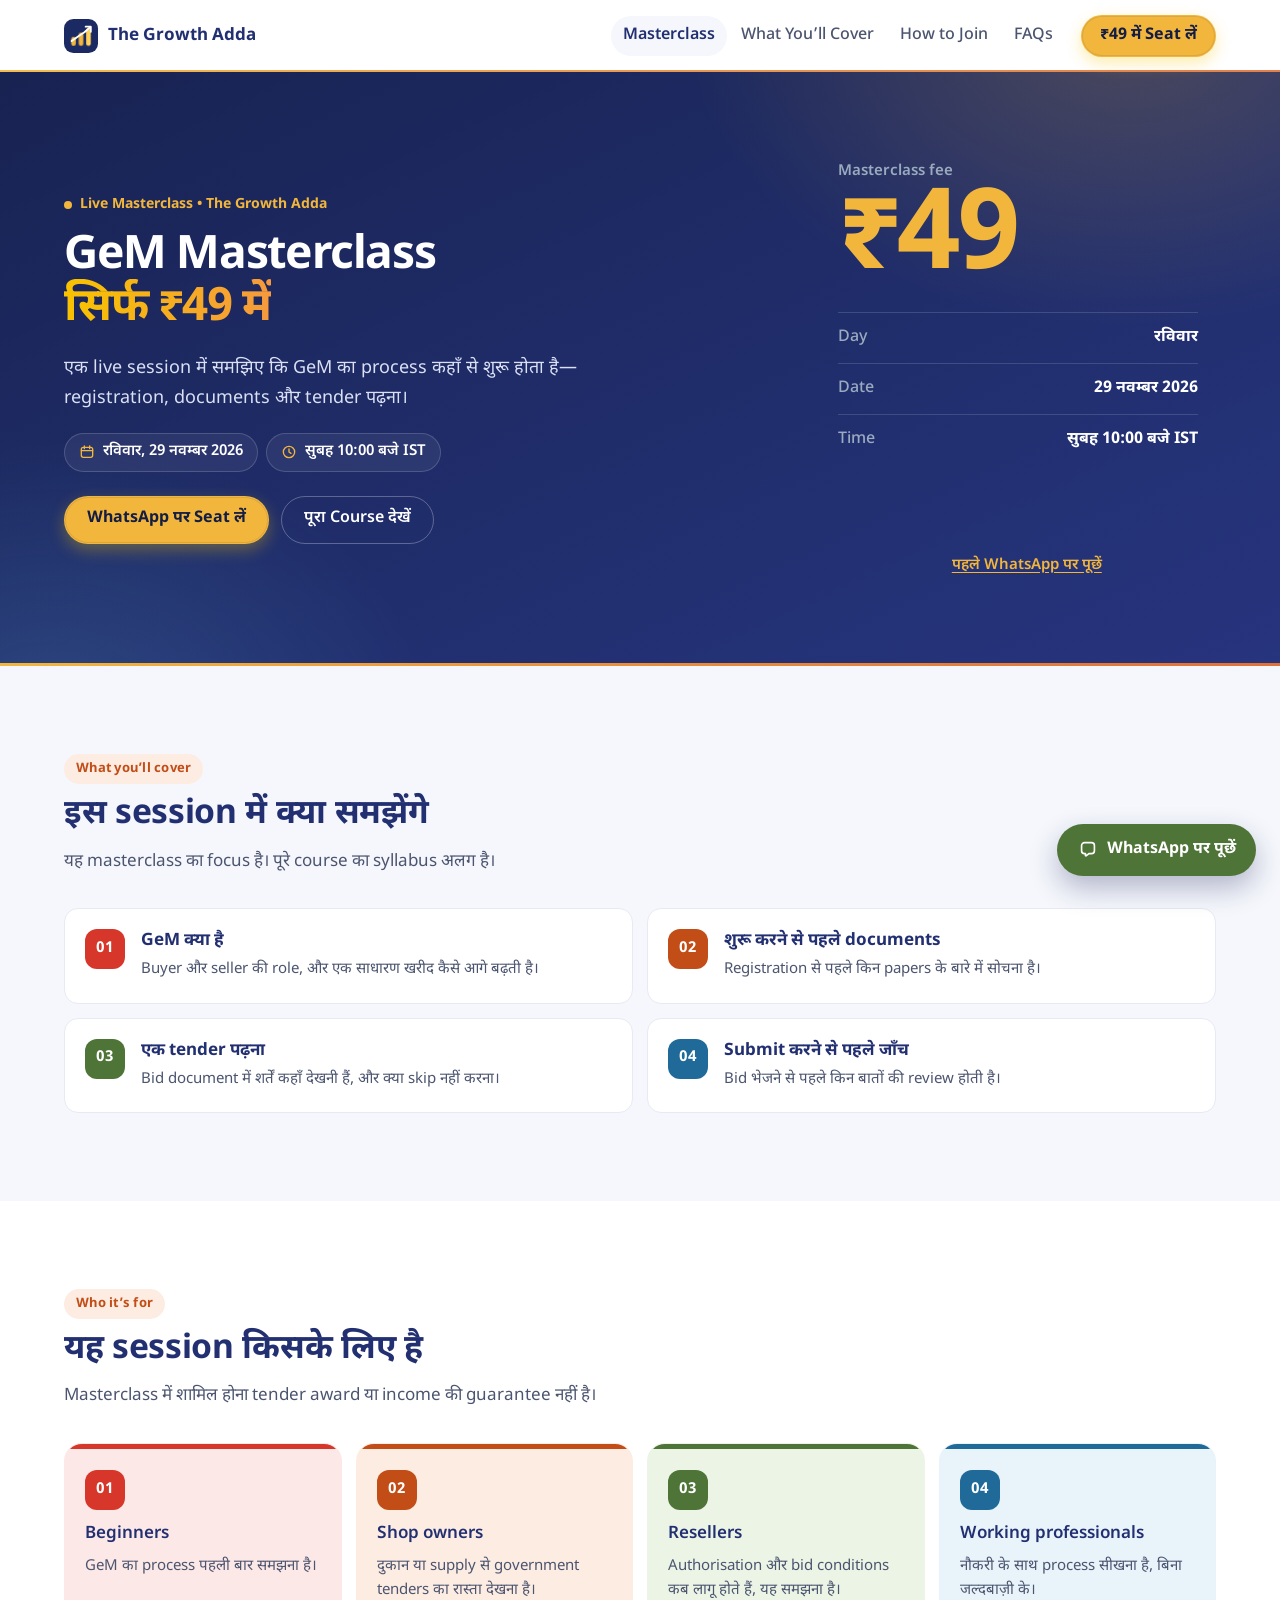
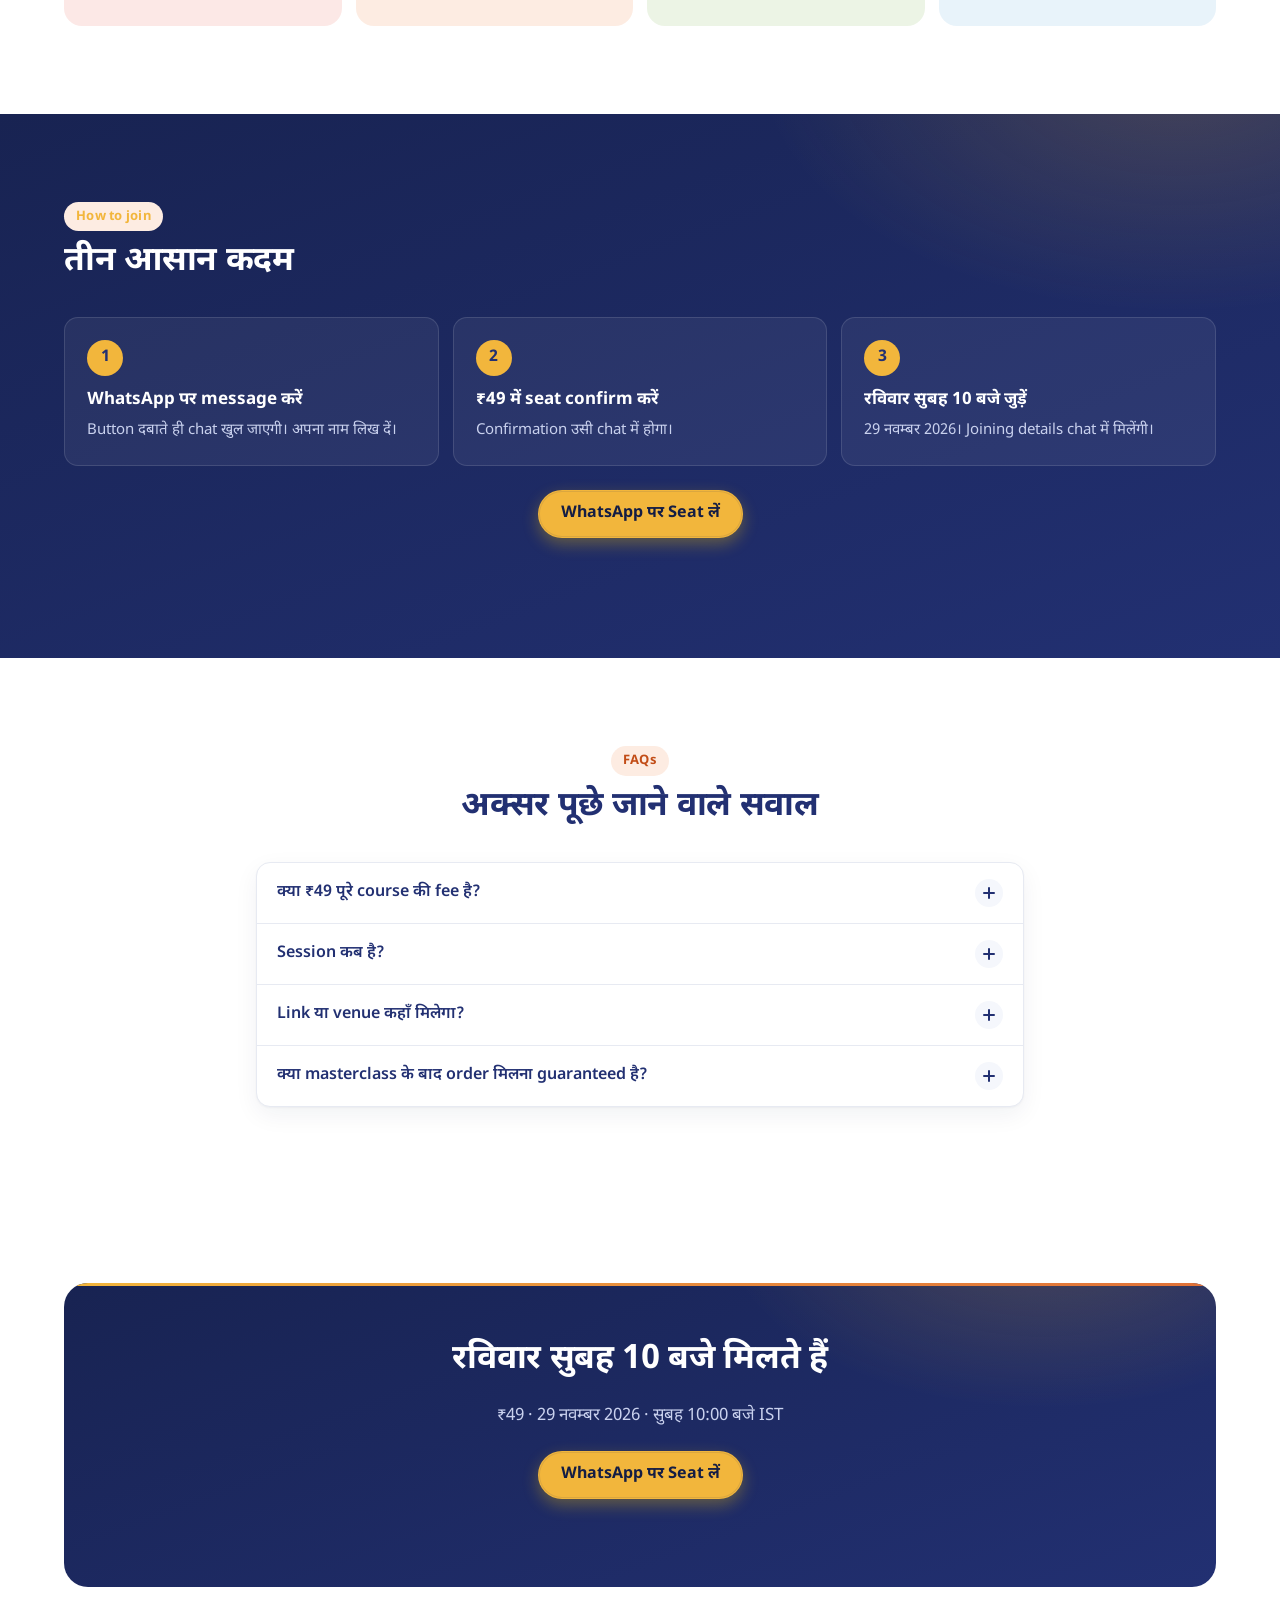
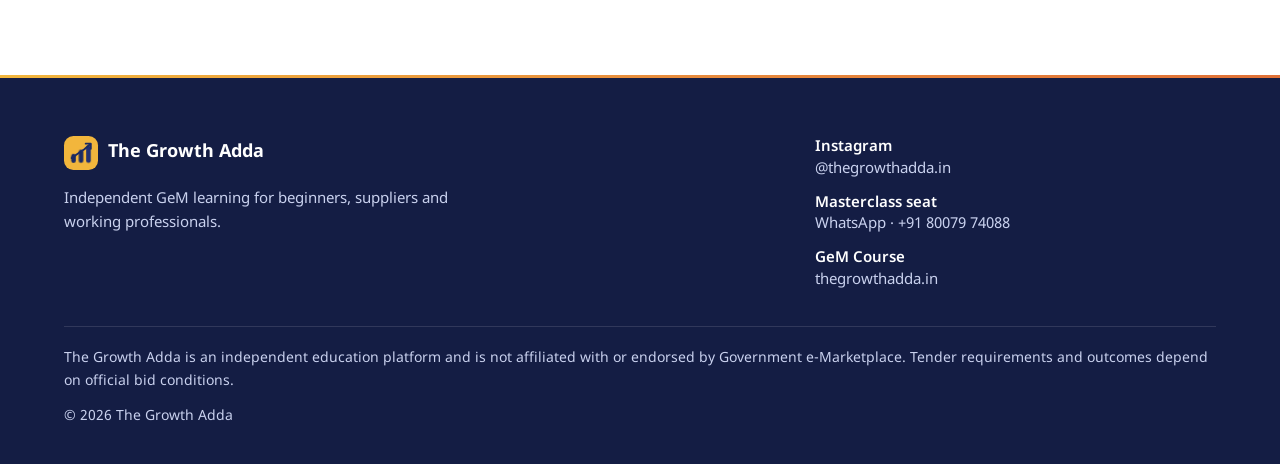
<file: masterclass.html>
<!DOCTYPE html>
<html lang="hi">
<head>
  <meta charset="utf-8">
  <meta name="viewport" content="width=device-width, initial-scale=1, viewport-fit=cover">
  <meta name="theme-color" content="#2C3777">
  <meta name="color-scheme" content="light">
  <meta name="format-detection" content="telephone=no">
  <meta name="robots" content="index, follow, max-image-preview:large, max-snippet:-1, max-video-preview:-1">
  <meta name="author" content="The Growth Adda">
  <title>₹49 GeM Masterclass — 29 नवम्बर, सुबह 10 बजे | The Growth Adda</title>
  <meta name="description" content="GeM Masterclass, रविवार 29 नवम्बर 2026, सुबह 10:00 बजे IST. Fee ₹49. Seat WhatsApp पर confirm करें। The Growth Adda.">
  <link rel="canonical" href="https://thegrowthadda.in/masterclass.html">
  <meta property="og:type" content="website">
  <meta property="og:locale" content="hi_IN">
  <meta property="og:site_name" content="The Growth Adda">
  <meta property="og:title" content="₹49 GeM Masterclass — रविवार सुबह 10 बजे">
  <meta property="og:description" content="29 नवम्बर 2026, सुबह 10:00 बजे IST. Live GeM masterclass. Fee ₹49. Seat WhatsApp पर।">
  <meta property="og:url" content="https://thegrowthadda.in/masterclass.html">
  <meta property="og:image" content="https://thegrowthadda.in/assets/og.png">
  <meta property="og:image:width" content="1200">
  <meta property="og:image:height" content="630">
  <meta property="og:image:alt" content="The Growth Adda — ₹49 GeM Masterclass, 29 नवम्बर सुबह 10 बजे।">
  <meta name="twitter:card" content="summary_large_image">
  <meta name="twitter:title" content="₹49 GeM Masterclass — रविवार सुबह 10 बजे">
  <meta name="twitter:description" content="29 नवम्बर 2026, सुबह 10:00 बजे IST. Fee ₹49. The Growth Adda.">
  <meta name="twitter:image" content="https://thegrowthadda.in/assets/og.png">
  <link rel="icon" href="assets/favicon.svg" type="image/svg+xml">
  <link rel="preconnect" href="https://fonts.googleapis.com">
  <link rel="preconnect" href="https://fonts.gstatic.com" crossorigin>
  <link rel="stylesheet" href="https://fonts.googleapis.com/css2?family=Noto+Sans+Devanagari:wght@400;500;600;700&display=swap">
  <link rel="stylesheet" href="css/styles.css">
  <script type="application/ld+json">
  {
    "@context": "https://schema.org",
    "@graph": [
      {
        "@type": "EducationEvent",
        "name": "GeM Masterclass",
        "description": "A live morning session on understanding the GeM process. Joining details are shared on WhatsApp.",
        "startDate": "2026-11-29T10:00:00+05:30",
        "eventStatus": "https://schema.org/EventScheduled",
        "eventAttendanceMode": "https://schema.org/OnlineEventAttendanceMode",
        "inLanguage": "hi-IN",
        "location": {
          "@type": "VirtualLocation",
          "url": "https://thegrowthadda.in/masterclass.html"
        },
        "organizer": {
          "@type": "EducationalOrganization",
          "name": "The Growth Adda",
          "url": "https://thegrowthadda.in/"
        },
        "offers": {
          "@type": "Offer",
          "price": "49",
          "priceCurrency": "INR",
          "availability": "https://schema.org/InStock",
          "url": "https://wa.me/918007974088?text=Hi%20Growth%20Adda%2C%20I%20want%20to%20join%20the%20%E2%82%B949%20GeM%20masterclass%20on%20Sunday%2029%20November%20at%2010%20AM."
        }
      },
      {
        "@type": "BreadcrumbList",
        "itemListElement": [
          { "@type": "ListItem", "position": 1, "name": "Home", "item": "https://thegrowthadda.in/" },
          { "@type": "ListItem", "position": 2, "name": "GeM Masterclass", "item": "https://thegrowthadda.in/masterclass.html" }
        ]
      },
      {
        "@type": "FAQPage",
        "inLanguage": "hi-IN",
        "mainEntity": [
          {
            "@type": "Question",
            "name": "क्या ₹49 पूरे course की fee है?",
            "acceptedAnswer": { "@type": "Answer", "text": "नहीं। ₹49 सिर्फ 29 नवम्बर की masterclass का है। पूरे course की fee, syllabus और upcoming batch की जानकारी अलग WhatsApp enquiry पर मिलती है।" }
          },
          {
            "@type": "Question",
            "name": "Session कब है?",
            "acceptedAnswer": { "@type": "Answer", "text": "रविवार, 29 नवम्बर 2026, सुबह 10:00 बजे IST।" }
          },
          {
            "@type": "Question",
            "name": "Link या venue कहाँ मिलेगा?",
            "acceptedAnswer": { "@type": "Answer", "text": "Joining details WhatsApp chat में मिलेंगी, seat confirm होने के बाद।" }
          },
          {
            "@type": "Question",
            "name": "क्या masterclass के बाद order मिलना guaranteed है?",
            "acceptedAnswer": { "@type": "Answer", "text": "नहीं। Session में process समझाया जाता है। Participation से eligibility, tender award या income guaranteed नहीं होती।" }
          }
        ]
      }
    ]
  }
  </script>
</head>
<body>
  <a class="skip-link" href="#main">Skip to content</a>

  <header class="site-header">
    <div class="wrap header-bar">
      <a class="brand" href="index.html">
        <svg class="brand-mark" viewBox="0 0 40 40" aria-hidden="true" focusable="false">
          <rect class="lm-badge" width="40" height="40" rx="11" fill="#1b2a63"/><g class="lm-bars"><rect x="8.5" y="21" width="5.4" height="10.5" rx="2.7" fill="#f2b63c"/><rect x="17.3" y="16" width="5.4" height="15.5" rx="2.7" fill="#f2b63c"/><rect x="26.1" y="11" width="5.4" height="20.5" rx="2.7" fill="#ffd25a"/></g><path class="lm-arrow" d="M9 26 L16.5 20.5 L24 15.5 L31 9.5" fill="none" stroke="#ffffff" stroke-width="2.2" stroke-linecap="round" stroke-linejoin="round"/><path class="lm-arrow-head" d="M25.5 9 L31.5 9 L31.5 15" fill="none" stroke="#ffffff" stroke-width="2.2" stroke-linecap="round" stroke-linejoin="round"/>
        </svg>
        <span class="brand-name">The Growth Adda</span>
      </a>
      <button type="button" class="menu-toggle" aria-expanded="false" aria-controls="site-nav">
        <span class="sr-only">Open menu</span>
        <span class="menu-icon" aria-hidden="true"><span></span><span></span><span></span></span>
      </button>
      <nav id="site-nav" class="nav" aria-label="Primary">
        <ul role="list">
          <li role="listitem"><a href="#session">Masterclass</a></li>
          <li role="listitem"><a href="#focus">What You’ll Cover</a></li>
          <li role="listitem"><a href="#join">How to Join</a></li>
          <li role="listitem"><a href="#faqs">FAQs</a></li>
        </ul>
        <a class="btn btn-gold" data-masterclass href="https://wa.me/918007974088?text=Hi%20Growth%20Adda%2C%20I%20want%20to%20join%20the%20%E2%82%B949%20GeM%20masterclass%20on%20Sunday%2029%20November%20at%2010%20AM.">₹49 में Seat लें</a>
      </nav>
    </div>
  </header>

  <main id="main" tabindex="-1">
    <section class="hero" id="session" aria-labelledby="hero-title">
      <div class="wrap hero-grid">
        <div class="hero-copy">
          <p class="kicker"><span class="kicker-dot" aria-hidden="true"></span> Live Masterclass • The Growth Adda</p>
          <h1 id="hero-title">GeM Masterclass<br><span class="accent">सिर्फ ₹49 में</span></h1>
          <p class="lead">एक live session में समझिए कि GeM का process कहाँ से शुरू होता है—registration, documents और tender पढ़ना।</p>
          <ul class="chips" role="list">
            <li class="chip">
              <svg width="16" height="16" viewBox="0 0 24 24" aria-hidden="true" focusable="false"><rect x="3.5" y="5" width="17" height="15" rx="3" fill="none" stroke="currentColor" stroke-width="2"/><path d="M3.5 10h17M8 3v4M16 3v4" stroke="currentColor" stroke-width="2" stroke-linecap="round"/></svg>
              रविवार, 29 नवम्बर 2026
            </li>
            <li class="chip">
              <svg width="16" height="16" viewBox="0 0 24 24" aria-hidden="true" focusable="false"><circle cx="12" cy="12" r="8.5" fill="none" stroke="currentColor" stroke-width="2"/><path d="M12 7.5V12l3 2" fill="none" stroke="currentColor" stroke-width="2" stroke-linecap="round"/></svg>
              सुबह 10:00 बजे IST
            </li>
          </ul>
          <div class="hero-actions">
            <a class="btn btn-gold" data-masterclass href="https://wa.me/918007974088?text=Hi%20Growth%20Adda%2C%20I%20want%20to%20join%20the%20%E2%82%B949%20GeM%20masterclass%20on%20Sunday%2029%20November%20at%2010%20AM.">WhatsApp पर Seat लें</a>
            <a class="btn btn-ghost" href="index.html">पूरा Course देखें</a>
          </div>
        </div>
        <aside class="session-card" aria-label="Masterclass details">
          <p class="session-fee-note">Masterclass fee</p>
          <p class="session-fee">₹49</p>
          <dl class="session-facts">
            <div>
              <dt>Day</dt>
              <dd>रविवार</dd>
            </div>
            <div>
              <dt>Date</dt>
              <dd>29 नवम्बर 2026</dd>
            </div>
            <div>
              <dt>Time</dt>
              <dd>सुबह 10:00 बजे IST</dd>
            </div>
          </dl>
          <div class="plan-actions">
            <form class="pay-form pay-form--gold" data-plan="masterclass" style="--pay-label:'Pay ₹49 · Seat लें'">
              <script src="https://checkout.razorpay.com/v1/payment-button.js" data-payment_button_id="pl_U2wG3swfsxbcGI" async></script>
            </form>
            <a class="plan-ask" data-masterclass style="color:var(--gold)" href="https://wa.me/918007974088?text=Hi%20Growth%20Adda%2C%20I%20want%20to%20join%20the%20%E2%82%B949%20GeM%20masterclass%20on%20Sunday%2029%20November%20at%2010%20AM.">पहले WhatsApp पर पूछें</a>
          </div>
          <p class="note">Payment Razorpay के secure checkout पर। Joining details WhatsApp पर मिलेंगी।</p>
        </aside>
      </div>
    </section>

    <section class="section section-soft" id="focus" aria-labelledby="focus-title">
      <div class="wrap">
        <div class="section-head">
          <p class="eyebrow" lang="en">What you’ll cover</p>
          <h2 id="focus-title">इस session में क्या समझेंगे</h2>
          <p class="lead">यह masterclass का focus है। पूरे course का syllabus अलग है।</p>
        </div>
        <ol class="plain-list two" role="list">
          <li>
            <span class="card-index" lang="en">01</span>
            <div>
              <strong>GeM क्या है</strong>
              <p>Buyer और seller की role, और एक साधारण खरीद कैसे आगे बढ़ती है।</p>
            </div>
          </li>
          <li>
            <span class="card-index" lang="en">02</span>
            <div>
              <strong>शुरू करने से पहले documents</strong>
              <p>Registration से पहले किन papers के बारे में सोचना है।</p>
            </div>
          </li>
          <li>
            <span class="card-index" lang="en">03</span>
            <div>
              <strong>एक tender पढ़ना</strong>
              <p>Bid document में शर्तें कहाँ देखनी हैं, और क्या skip नहीं करना।</p>
            </div>
          </li>
          <li>
            <span class="card-index" lang="en">04</span>
            <div>
              <strong>Submit करने से पहले जाँच</strong>
              <p>Bid भेजने से पहले किन बातों की review होती है।</p>
            </div>
          </li>
        </ol>
      </div>
    </section>

    <section class="section" id="who" aria-labelledby="who-title">
      <div class="wrap">
        <div class="section-head">
          <p class="eyebrow" lang="en">Who it’s for</p>
          <h2 id="who-title">यह session किसके लिए है</h2>
          <p class="lead">Masterclass में शामिल होना tender award या income की guarantee नहीं है।</p>
        </div>
        <ul class="audience-grid" role="list">
          <li class="card">
            <p class="card-index" lang="en">01</p>
            <h3 lang="en">Beginners</h3>
            <p>GeM का process पहली बार समझना है।</p>
          </li>
          <li class="card">
            <p class="card-index" lang="en">02</p>
            <h3 lang="en">Shop owners</h3>
            <p>दुकान या supply से government tenders का रास्ता देखना है।</p>
          </li>
          <li class="card">
            <p class="card-index" lang="en">03</p>
            <h3 lang="en">Resellers</h3>
            <p>Authorisation और bid conditions कब लागू होते हैं, यह समझना है।</p>
          </li>
          <li class="card">
            <p class="card-index" lang="en">04</p>
            <h3 lang="en">Working professionals</h3>
            <p>नौकरी के साथ process सीखना है, बिना जल्दबाज़ी के।</p>
          </li>
        </ul>
      </div>
    </section>

    <section class="section offer" id="join" aria-labelledby="join-title">
      <div class="wrap">
        <div class="section-head">
          <p class="eyebrow" lang="en">How to join</p>
          <h2 id="join-title">तीन आसान कदम</h2>
        </div>
        <ol class="steps" role="list">
          <li>
            <span class="step-num" aria-hidden="true">1</span>
            <strong>WhatsApp पर message करें</strong>
            <p>Button दबाते ही chat खुल जाएगी। अपना नाम लिख दें।</p>
          </li>
          <li>
            <span class="step-num" aria-hidden="true">2</span>
            <strong>₹49 में seat confirm करें</strong>
            <p>Confirmation उसी chat में होगा।</p>
          </li>
          <li>
            <span class="step-num" aria-hidden="true">3</span>
            <strong>रविवार सुबह 10 बजे जुड़ें</strong>
            <p>29 नवम्बर 2026। Joining details chat में मिलेंगी।</p>
          </li>
        </ol>
        <div class="final-actions">
          <a class="btn btn-gold" data-masterclass href="https://wa.me/918007974088?text=Hi%20Growth%20Adda%2C%20I%20want%20to%20join%20the%20%E2%82%B949%20GeM%20masterclass%20on%20Sunday%2029%20November%20at%2010%20AM.">WhatsApp पर Seat लें</a>
        </div>
      </div>
    </section>

    <section class="section" id="faqs" aria-labelledby="faq-title">
      <div class="wrap">
        <div class="section-head center">
          <p class="eyebrow" lang="en">FAQs</p>
          <h2 id="faq-title">अक्सर पूछे जाने वाले सवाल</h2>
        </div>
        <div class="accordion" data-accordion>
          <div class="accordion-item">
            <h3>
              <button type="button" class="accordion-button" id="mc-btn-1" aria-expanded="false" aria-controls="mc-1" data-accordion-button>
                <span class="mod-title">क्या ₹49 पूरे course की fee है?</span>
                <span class="acc-icon" aria-hidden="true"></span>
              </button>
            </h3>
            <div id="mc-1" class="accordion-panel" role="region" aria-labelledby="mc-btn-1" hidden>
              <p>नहीं। ₹49 सिर्फ 29 नवम्बर की masterclass का है। पूरे course की fee, syllabus और upcoming batch की जानकारी अलग WhatsApp enquiry पर मिलती है।</p>
            </div>
          </div>
          <div class="accordion-item">
            <h3>
              <button type="button" class="accordion-button" id="mc-btn-2" aria-expanded="false" aria-controls="mc-2" data-accordion-button>
                <span class="mod-title">Session कब है?</span>
                <span class="acc-icon" aria-hidden="true"></span>
              </button>
            </h3>
            <div id="mc-2" class="accordion-panel" role="region" aria-labelledby="mc-btn-2" hidden>
              <p>रविवार, 29 नवम्बर 2026, सुबह 10:00 बजे IST।</p>
            </div>
          </div>
          <div class="accordion-item">
            <h3>
              <button type="button" class="accordion-button" id="mc-btn-3" aria-expanded="false" aria-controls="mc-3" data-accordion-button>
                <span class="mod-title">Link या venue कहाँ मिलेगा?</span>
                <span class="acc-icon" aria-hidden="true"></span>
              </button>
            </h3>
            <div id="mc-3" class="accordion-panel" role="region" aria-labelledby="mc-btn-3" hidden>
              <p>Joining details WhatsApp chat में मिलेंगी, seat confirm होने के बाद।</p>
            </div>
          </div>
          <div class="accordion-item">
            <h3>
              <button type="button" class="accordion-button" id="mc-btn-4" aria-expanded="false" aria-controls="mc-4" data-accordion-button>
                <span class="mod-title">क्या masterclass के बाद order मिलना guaranteed है?</span>
                <span class="acc-icon" aria-hidden="true"></span>
              </button>
            </h3>
            <div id="mc-4" class="accordion-panel" role="region" aria-labelledby="mc-btn-4" hidden>
              <p>नहीं। Session में process समझाया जाता है। Participation से eligibility, tender award या income guaranteed नहीं होती।</p>
            </div>
          </div>
        </div>
      </div>
    </section>

    <section class="section section-follow" aria-labelledby="final-title">
      <div class="wrap cta-band">
        <h2 id="final-title">रविवार सुबह 10 बजे मिलते हैं</h2>
        <p class="lead">₹49 · 29 नवम्बर 2026 · सुबह 10:00 बजे IST</p>
        <div class="final-actions">
          <a class="btn btn-gold" data-masterclass href="https://wa.me/918007974088?text=Hi%20Growth%20Adda%2C%20I%20want%20to%20join%20the%20%E2%82%B949%20GeM%20masterclass%20on%20Sunday%2029%20November%20at%2010%20AM.">WhatsApp पर Seat लें</a>
        </div>
      </div>
    </section>
  </main>

  <footer class="site-footer">
    <div class="wrap">
      <div class="footer-top">
        <div class="footer-brand">
          <a class="footer-logo" href="index.html">
            <svg class="brand-mark" viewBox="0 0 40 40" aria-hidden="true" focusable="false">
              <rect class="lm-badge" width="40" height="40" rx="11" fill="#f2b63c"/><g class="lm-bars"><rect x="8.5" y="21" width="5.4" height="10.5" rx="2.7" fill="#1b2a63"/><rect x="17.3" y="16" width="5.4" height="15.5" rx="2.7" fill="#1b2a63"/><rect x="26.1" y="11" width="5.4" height="20.5" rx="2.7" fill="#223072"/></g><path class="lm-arrow" d="M9 26 L16.5 20.5 L24 15.5 L31 9.5" fill="none" stroke="#1b2a63" stroke-width="2.2" stroke-linecap="round" stroke-linejoin="round"/><path class="lm-arrow-head" d="M25.5 9 L31.5 9 L31.5 15" fill="none" stroke="#1b2a63" stroke-width="2.2" stroke-linecap="round" stroke-linejoin="round"/>
            </svg>
            <span>The Growth Adda</span>
          </a>
          <p class="footer-tag">Independent GeM learning for beginners, suppliers and working professionals.</p>
        </div>
        <nav class="footer-nav" aria-label="Contact">
          <ul class="footer-links">
            <li>
              <a data-instagram href="https://www.instagram.com/thegrowthadda.in/" target="_blank" rel="noopener noreferrer">
                <span>Instagram</span>
                <span class="footer-meta">@thegrowthadda.in<span class="sr-only"> (opens in new tab)</span></span>
              </a>
            </li>
            <li>
              <a data-masterclass href="https://wa.me/918007974088?text=Hi%20Growth%20Adda%2C%20I%20want%20to%20join%20the%20%E2%82%B949%20GeM%20masterclass%20on%20Sunday%2029%20November%20at%2010%20AM.">
                <span>Masterclass seat</span>
                <span class="footer-meta">WhatsApp · <span data-phone>+91 80079 74088</span></span>
              </a>
            </li>
            <li>
              <a href="index.html">
                <span>GeM Course</span>
                <span class="footer-meta">thegrowthadda.in</span>
              </a>
            </li>
          </ul>
          <ul class="legal" data-legal hidden></ul>
        </nav>
      </div>
      <p class="disclaimer" lang="en">The Growth Adda is an independent education platform and is not affiliated with or endorsed by Government e-Marketplace. Tender requirements and outcomes depend on official bid conditions.</p>
      <p class="copyright">© <span data-year>2026</span> The Growth Adda</p>
    </div>
  </footer>

  <div class="sticky-cta" role="region" aria-label="Masterclass seat">
    <div class="wrap">
      <a class="btn btn-gold" data-masterclass href="https://wa.me/918007974088?text=Hi%20Growth%20Adda%2C%20I%20want%20to%20join%20the%20%E2%82%B949%20GeM%20masterclass%20on%20Sunday%2029%20November%20at%2010%20AM.">₹49 में Seat लें</a>
    </div>
  </div>

  <script src="js/config.js"></script>
  <script src="js/main.js"></script>
  <script src="js/interactive.js"></script>
</body>
</html>
</file>
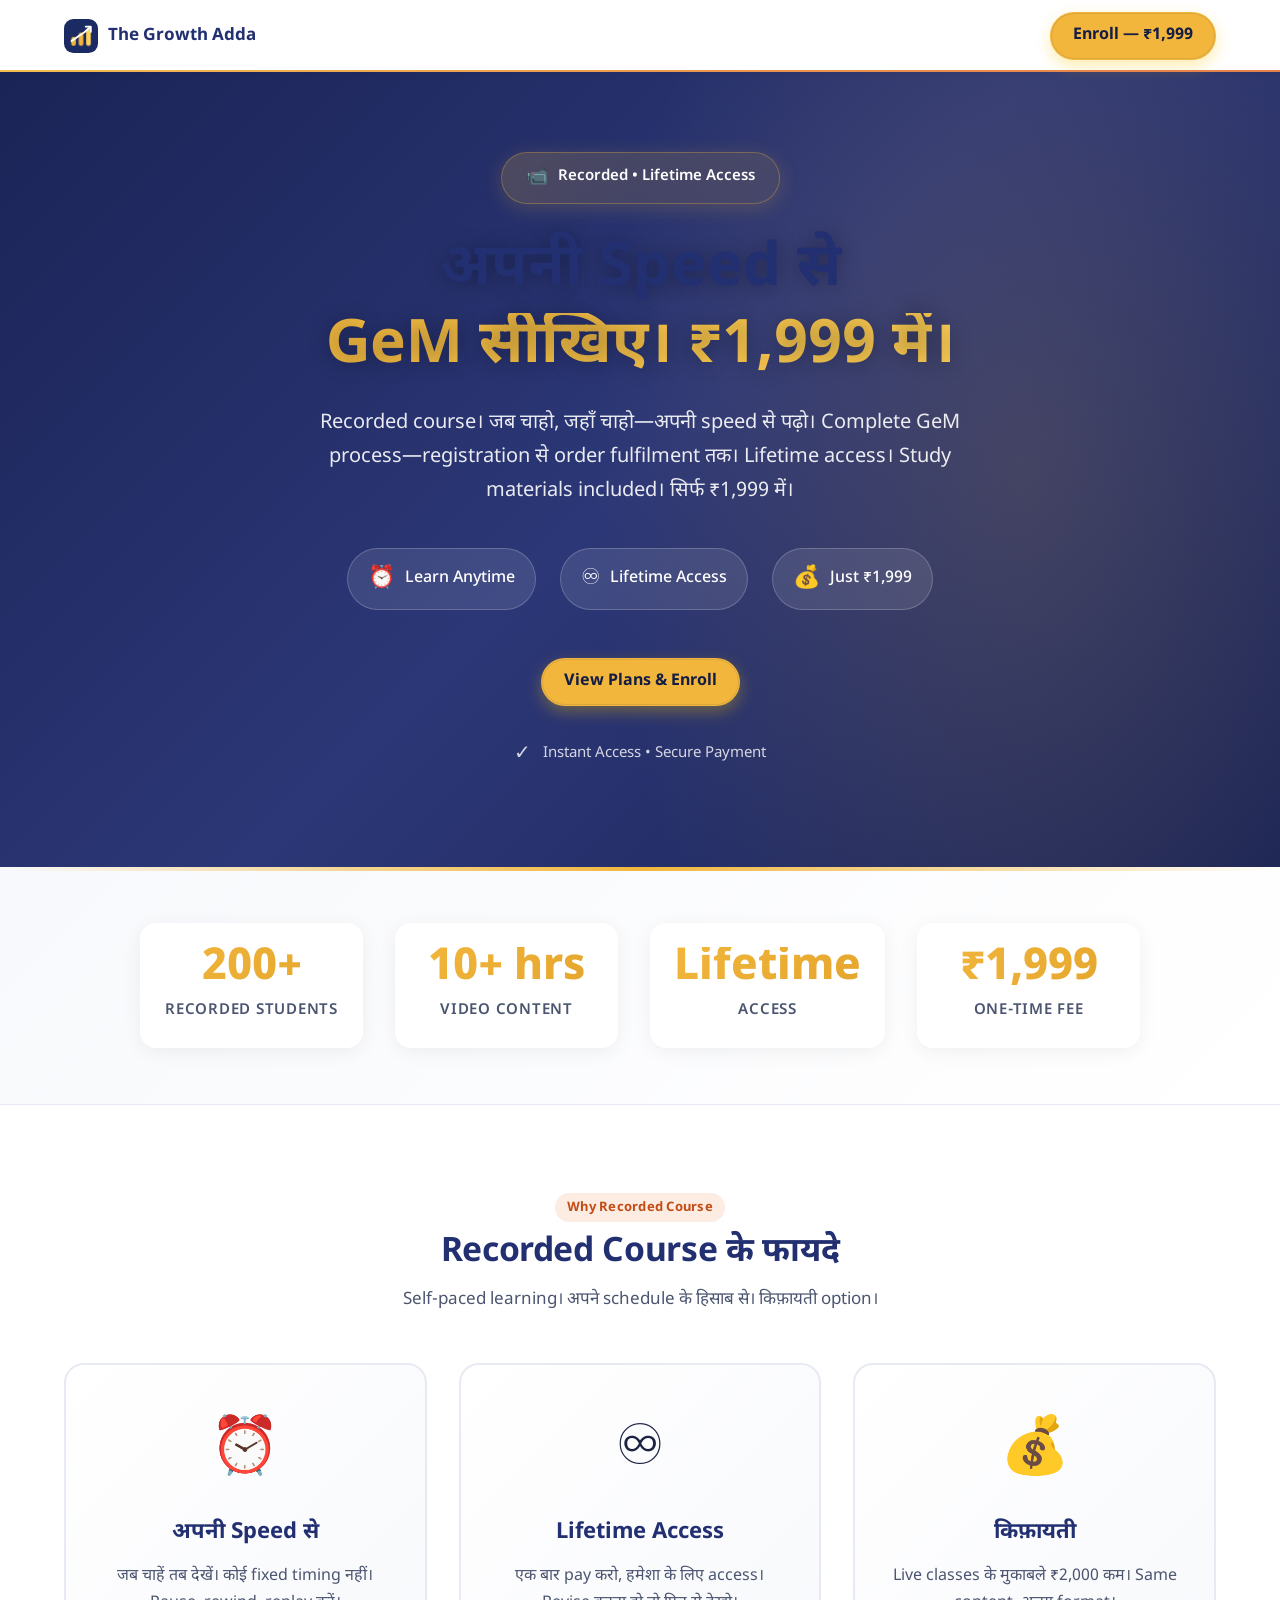
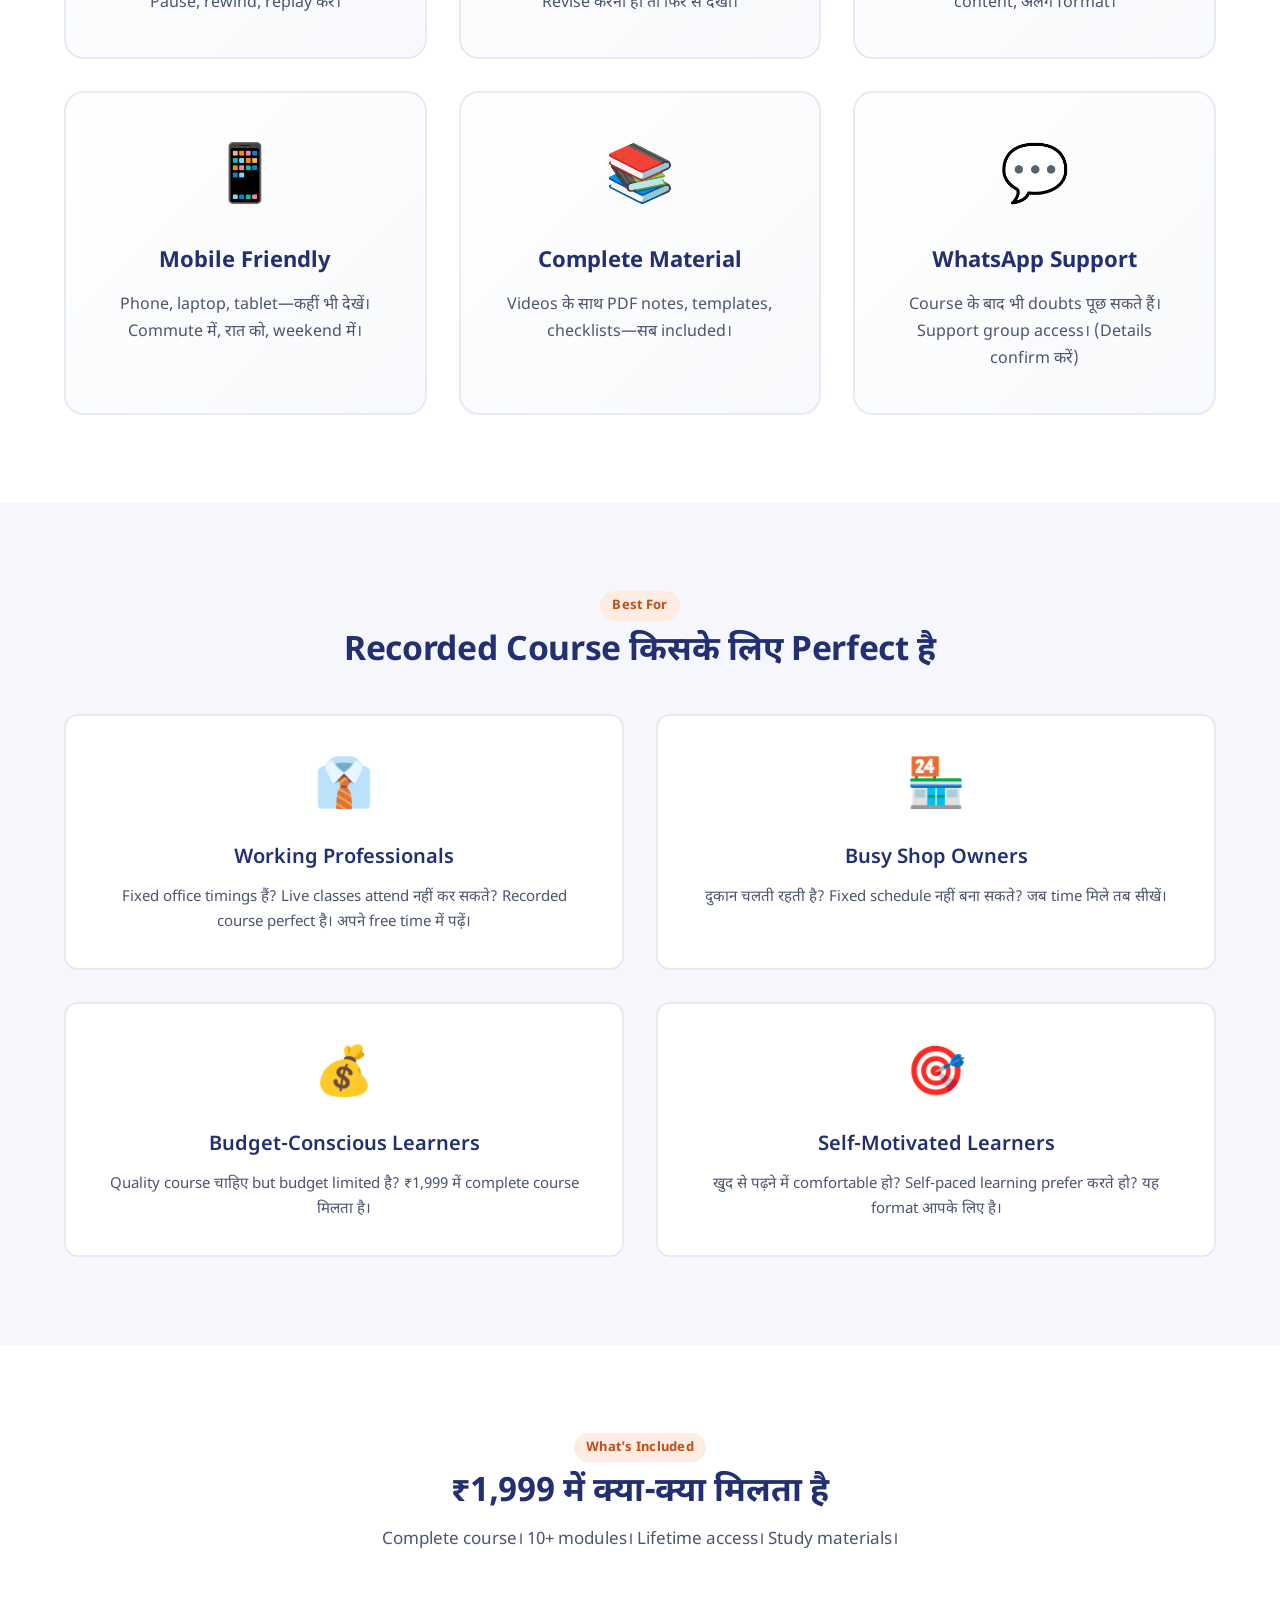
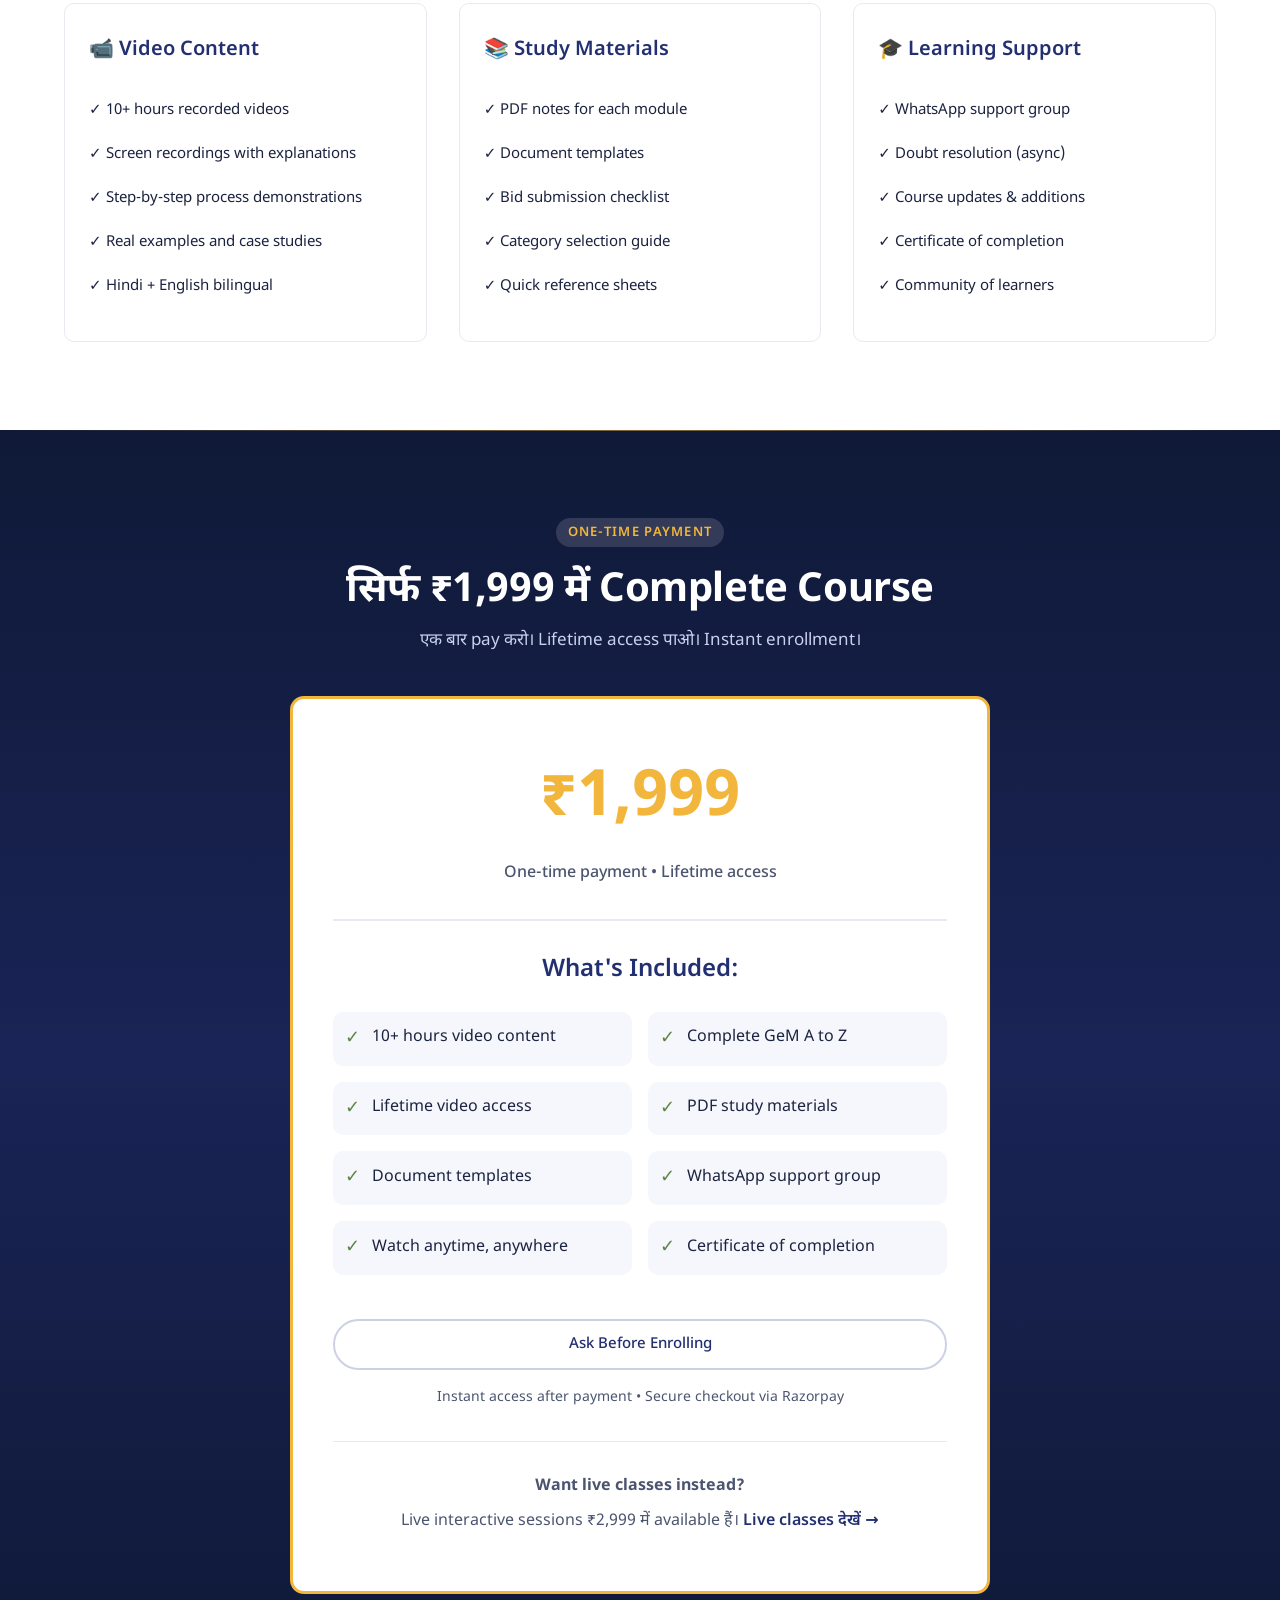
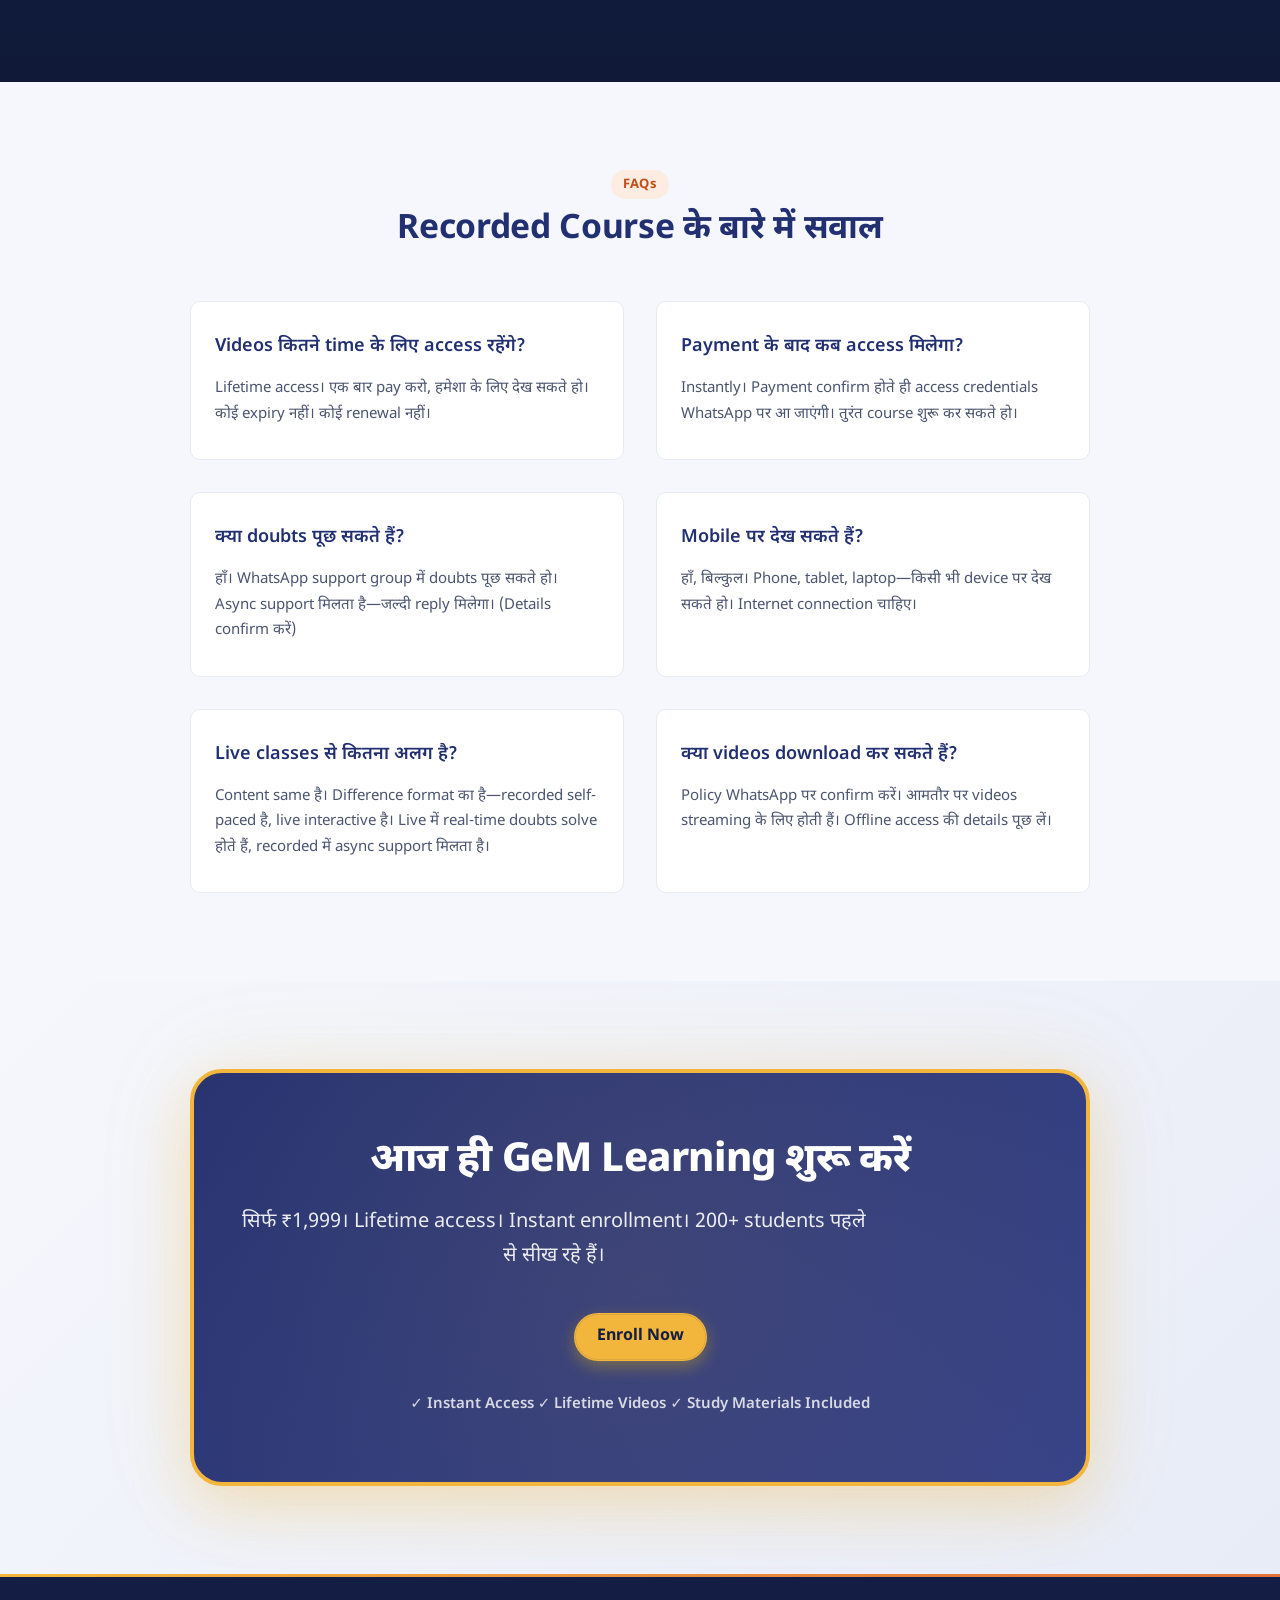
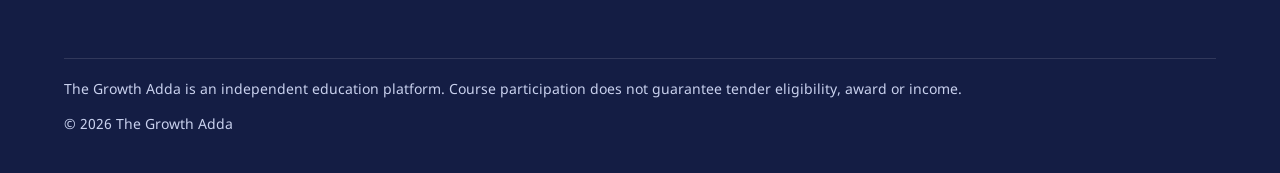
<file: recorded-lp.html>
<!DOCTYPE html>
<html lang="hi">
<head>
  <meta charset="utf-8">
  <meta name="viewport" content="width=device-width, initial-scale=1, viewport-fit=cover">
  <meta name="theme-color" content="#2C3777">
  <meta name="robots" content="index, follow">
  <meta name="author" content="The Growth Adda">
  <title>GeM Recorded Course — ₹1,999 | The Growth Adda</title>
  <meta name="description" content="GeM course अपनी speed से सीखें। Recorded sessions। Lifetime access। Complete A to Z process। सिर्फ ₹1,999 में।">
  <link rel="canonical" href="https://thegrowthadda.in/recorded-lp.html">
  <link rel="icon" href="assets/favicon.svg" type="image/svg+xml">
  <link rel="preconnect" href="https://fonts.googleapis.com">
  <link rel="preconnect" href="https://fonts.gstatic.com" crossorigin>
  <link rel="stylesheet" href="https://fonts.googleapis.com/css2?family=Noto+Sans+Devanagari:wght@400;500;600;700&display=swap">
  <link rel="stylesheet" href="css/styles.css">
</head>
<body data-source="recorded-lp">
  <a class="skip-link" href="#main">Skip to content</a>

  <header class="site-header lp-header">
    <div class="wrap header-bar">
      <a class="brand" href="index.html">
        <svg class="brand-mark" viewBox="0 0 40 40" aria-hidden="true" focusable="false"><rect class="lm-badge" width="40" height="40" rx="11" fill="#1b2a63"/><g class="lm-bars"><rect x="8.5" y="21" width="5.4" height="10.5" rx="2.7" fill="#f2b63c"/><rect x="17.3" y="16" width="5.4" height="15.5" rx="2.7" fill="#f2b63c"/><rect x="26.1" y="11" width="5.4" height="20.5" rx="2.7" fill="#ffd25a"/></g><path class="lm-arrow" d="M9 26 L16.5 20.5 L24 15.5 L31 9.5" fill="none" stroke="#ffffff" stroke-width="2.2" stroke-linecap="round" stroke-linejoin="round"/><path class="lm-arrow-head" d="M25.5 9 L31.5 9 L31.5 15" fill="none" stroke="#ffffff" stroke-width="2.2" stroke-linecap="round" stroke-linejoin="round"/></svg>
        <span class="brand-name">The Growth Adda</span>
      </a>
      <div class="header-cta">
        <a class="btn btn-gold" href="#enroll">Enroll — ₹1,999</a>
      </div>
    </div>
  </header>

  <main id="main" tabindex="-1">
    <section class="lp-hero">
      <div class="wrap">
        <div class="lp-hero-content">
          <div class="trust-badge">
            <span class="badge-icon">📹</span>
            <span>Recorded • Lifetime Access</span>
          </div>
          
          <h1 id="hero-title">अपनी Speed से<br><span class="accent">GeM सीखिए। ₹1,999 में।</span></h1>
          
          <p class="lp-lead">Recorded course। जब चाहो, जहाँ चाहो—अपनी speed से पढ़ो। Complete GeM process—registration से order fulfilment तक। Lifetime access। Study materials included। सिर्फ ₹1,999 में।</p>
          
          <div class="lp-benefits-quick">
            <div class="quick-benefit">
              <span class="qb-icon">⏰</span>
              <span>Learn Anytime</span>
            </div>
            <div class="quick-benefit">
              <span class="qb-icon">♾️</span>
              <span>Lifetime Access</span>
            </div>
            <div class="quick-benefit">
              <span class="qb-icon">💰</span>
              <span>Just ₹1,999</span>
            </div>
          </div>
          
          <div class="lp-hero-actions">
            <a href="#enroll" class="btn btn-gold btn-lg scroll-smooth">
              <span>View Plans & Enroll</span>
            </a>
          </div>
          
          <div class="guarantee-badge">
            <span class="gb-icon">✓</span>
            <span>Instant Access • Secure Payment</span>
          </div>
        </div>
      </div>
    </section>

    <section class="lp-social-proof">
      <div class="wrap">
        <div class="stats-row">
          <div class="stat-item">
            <div class="stat-number">200+</div>
            <div class="stat-label">Recorded Students</div>
          </div>
          <div class="stat-item">
            <div class="stat-number">10+ hrs</div>
            <div class="stat-label">Video Content</div>
          </div>
          <div class="stat-item">
            <div class="stat-number">Lifetime</div>
            <div class="stat-label">Access</div>
          </div>
          <div class="stat-item">
            <div class="stat-number">₹1,999</div>
            <div class="stat-label">One-time Fee</div>
          </div>
        </div>
      </div>
    </section>

    <section class="section lp-why">
      <div class="wrap">
        <div class="section-head center">
          <p class="eyebrow">Why Recorded Course</p>
          <h2>Recorded Course के फायदे</h2>
          <p class="lead">Self-paced learning। अपने schedule के हिसाब से। किफ़ायती option।</p>
        </div>
        
        <div class="lp-features-grid">
          <div class="lp-feature">
            <div class="lp-feature-icon">⏰</div>
            <h3>अपनी Speed से</h3>
            <p>जब चाहें तब देखें। कोई fixed timing नहीं। Pause, rewind, replay करें।</p>
          </div>
          
          <div class="lp-feature">
            <div class="lp-feature-icon">♾️</div>
            <h3>Lifetime Access</h3>
            <p>एक बार pay करो, हमेशा के लिए access। Revise करना हो तो फिर से देखो।</p>
          </div>
          
          <div class="lp-feature">
            <div class="lp-feature-icon">💰</div>
            <h3>किफ़ायती</h3>
            <p>Live classes के मुकाबले ₹2,000 कम। Same content, अलग format।</p>
          </div>
          
          <div class="lp-feature">
            <div class="lp-feature-icon">📱</div>
            <h3>Mobile Friendly</h3>
            <p>Phone, laptop, tablet—कहीं भी देखें। Commute में, रात को, weekend में।</p>
          </div>
          
          <div class="lp-feature">
            <div class="lp-feature-icon">📚</div>
            <h3>Complete Material</h3>
            <p>Videos के साथ PDF notes, templates, checklists—सब included।</p>
          </div>
          
          <div class="lp-feature">
            <div class="lp-feature-icon">💬</div>
            <h3>WhatsApp Support</h3>
            <p>Course के बाद भी doubts पूछ सकते हैं। Support group access। (Details confirm करें)</p>
          </div>
        </div>
      </div>
    </section>

    <section class="section section-soft">
      <div class="wrap">
        <div class="section-head center">
          <p class="eyebrow">Best For</p>
          <h2>Recorded Course किसके लिए Perfect है</h2>
        </div>
        
        <div class="persona-cards">
          <div class="persona-card">
            <div class="persona-icon">👔</div>
            <h3>Working Professionals</h3>
            <p>Fixed office timings हैं? Live classes attend नहीं कर सकते? Recorded course perfect है। अपने free time में पढ़ें।</p>
          </div>
          
          <div class="persona-card">
            <div class="persona-icon">🏪</div>
            <h3>Busy Shop Owners</h3>
            <p>दुकान चलती रहती है? Fixed schedule नहीं बना सकते? जब time मिले तब सीखें।</p>
          </div>
          
          <div class="persona-card">
            <div class="persona-icon">💰</div>
            <h3>Budget-Conscious Learners</h3>
            <p>Quality course चाहिए but budget limited है? ₹1,999 में complete course मिलता है।</p>
          </div>
          
          <div class="persona-card">
            <div class="persona-icon">🎯</div>
            <h3>Self-Motivated Learners</h3>
            <p>खुद से पढ़ने में comfortable हो? Self-paced learning prefer करते हो? यह format आपके लिए है।</p>
          </div>
        </div>
      </div>
    </section>

    <section class="section lp-curriculum">
      <div class="wrap">
        <div class="section-head center">
          <p class="eyebrow">What's Included</p>
          <h2>₹1,999 में क्या-क्या मिलता है</h2>
          <p class="lead">Complete course। 10+ modules। Lifetime access। Study materials।</p>
        </div>
        
        <div class="included-features">
          <div class="included-section">
            <h3>📹 Video Content</h3>
            <ul>
              <li>✓ 10+ hours recorded videos</li>
              <li>✓ Screen recordings with explanations</li>
              <li>✓ Step-by-step process demonstrations</li>
              <li>✓ Real examples and case studies</li>
              <li>✓ Hindi + English bilingual</li>
            </ul>
          </div>
          
          <div class="included-section">
            <h3>📚 Study Materials</h3>
            <ul>
              <li>✓ PDF notes for each module</li>
              <li>✓ Document templates</li>
              <li>✓ Bid submission checklist</li>
              <li>✓ Category selection guide</li>
              <li>✓ Quick reference sheets</li>
            </ul>
          </div>
          
          <div class="included-section">
            <h3>🎓 Learning Support</h3>
            <ul>
              <li>✓ WhatsApp support group</li>
              <li>✓ Doubt resolution (async)</li>
              <li>✓ Course updates & additions</li>
              <li>✓ Certificate of completion</li>
              <li>✓ Community of learners</li>
            </ul>
          </div>
        </div>
      </div>
    </section>

    <section class="section lp-pricing" id="enroll">
      <div class="wrap">
        <div class="section-head center on-dark">
          <p class="eyebrow">One-Time Payment</p>
          <h2>सिर्फ ₹1,999 में Complete Course</h2>
          <p class="lead">एक बार pay करो। Lifetime access पाओ। Instant enrollment।</p>
        </div>
        
        <div class="price-card-single">
          <div class="price-highlight">
            <div class="price-amount">₹1,999</div>
            <div class="price-subtitle">One-time payment • Lifetime access</div>
          </div>
          
          <div class="price-includes">
            <h3>What's Included:</h3>
            <div class="includes-grid">
              <div class="include-item">
                <span class="include-icon">✓</span>
                <span>10+ hours video content</span>
              </div>
              <div class="include-item">
                <span class="include-icon">✓</span>
                <span>Complete GeM A to Z</span>
              </div>
              <div class="include-item">
                <span class="include-icon">✓</span>
                <span>Lifetime video access</span>
              </div>
              <div class="include-item">
                <span class="include-icon">✓</span>
                <span>PDF study materials</span>
              </div>
              <div class="include-item">
                <span class="include-icon">✓</span>
                <span>Document templates</span>
              </div>
              <div class="include-item">
                <span class="include-icon">✓</span>
                <span>WhatsApp support group</span>
              </div>
              <div class="include-item">
                <span class="include-icon">✓</span>
                <span>Watch anytime, anywhere</span>
              </div>
              <div class="include-item">
                <span class="include-icon">✓</span>
                <span>Certificate of completion</span>
              </div>
            </div>
          </div>
          
          <div class="price-cta">
            <form action="https://api.razorpay.com/v1/payment_button/pl_U2wIMHH0D1kU4v/submit" method="POST" style="margin:0"><script src="https://checkout.razorpay.com/v1/payment-button.js" data-payment_button_id="pl_U2wIMHH0D1kU4v" async> </script></form>
            <a href="https://wa.me/918007974088?text=Hi%2C%20I%20want%20to%20ask%20about%20Recorded%20course%20before%20enrolling." class="btn btn-outline btn-block ask-link">
              Ask Before Enrolling
            </a>
            <p class="cta-note">Instant access after payment • Secure checkout via Razorpay</p>
            
            <div class="comparison-note">
              <p><strong>Want live classes instead?</strong></p>
              <p>Live interactive sessions ₹2,999 में available हैं। <a href="live-lp.html">Live classes देखें →</a></p>
            </div>
          </div>
        </div>
      </div>
    </section>

    <section class="section section-soft lp-faq">
      <div class="wrap">
        <div class="section-head center">
          <p class="eyebrow">FAQs</p>
          <h2>Recorded Course के बारे में सवाल</h2>
        </div>
        
        <div class="faq-grid">
          <div class="faq-item">
            <h3>Videos कितने time के लिए access रहेंगे?</h3>
            <p>Lifetime access। एक बार pay करो, हमेशा के लिए देख सकते हो। कोई expiry नहीं। कोई renewal नहीं।</p>
          </div>
          
          <div class="faq-item">
            <h3>Payment के बाद कब access मिलेगा?</h3>
            <p>Instantly। Payment confirm होते ही access credentials WhatsApp पर आ जाएंगी। तुरंत course शुरू कर सकते हो।</p>
          </div>
          
          <div class="faq-item">
            <h3>क्या doubts पूछ सकते हैं?</h3>
            <p>हाँ। WhatsApp support group में doubts पूछ सकते हो। Async support मिलता है—जल्दी reply मिलेगा। (Details confirm करें)</p>
          </div>
          
          <div class="faq-item">
            <h3>Mobile पर देख सकते हैं?</h3>
            <p>हाँ, बिल्कुल। Phone, tablet, laptop—किसी भी device पर देख सकते हो। Internet connection चाहिए।</p>
          </div>
          
          <div class="faq-item">
            <h3>Live classes से कितना अलग है?</h3>
            <p>Content same है। Difference format का है—recorded self-paced है, live interactive है। Live में real-time doubts solve होते हैं, recorded में async support मिलता है।</p>
          </div>
          
          <div class="faq-item">
            <h3>क्या videos download कर सकते हैं?</h3>
            <p>Policy WhatsApp पर confirm करें। आमतौर पर videos streaming के लिए होती हैं। Offline access की details पूछ लें।</p>
          </div>
        </div>
      </div>
    </section>

    <section class="section lp-final-cta">
      <div class="wrap">
        <div class="final-cta-box">
          <h2>आज ही GeM Learning शुरू करें</h2>
          <p class="lead">सिर्फ ₹1,999। Lifetime access। Instant enrollment। 200+ students पहले से सीख रहे हैं।</p>
          <div class="final-actions">
            <a href="#enroll" class="btn btn-gold btn-lg scroll-smooth">Enroll Now</a>
          </div>
          <p class="trust-text">✓ Instant Access  ✓ Lifetime Videos  ✓ Study Materials Included</p>
        </div>
      </div>
    </section>
  </main>

  <footer class="site-footer">
    <div class="wrap">
      <p class="disclaimer">The Growth Adda is an independent education platform. Course participation does not guarantee tender eligibility, award or income.</p>
      <p class="copyright">© 2026 The Growth Adda</p>
    </div>
  </footer>

  <script src="js/config.js"></script>
  <script src="js/main.js"></script>
  <script>
    window.razorpaySubmit = function(buttonId) {
      const form = document.createElement('form');
      form.setAttribute('action', 'https://api.razorpay.com/v1/payment_button/' + buttonId + '/submit');
      form.setAttribute('method', 'POST');
      document.body.appendChild(form);
      form.submit();
    };
    
    document.querySelectorAll('.scroll-smooth').forEach(link => {
      link.addEventListener('click', function(e) {
        e.preventDefault();
        const target = document.querySelector(this.getAttribute('href'));
        if (target) target.scrollIntoView({ behavior: 'smooth', block: 'start' });
      });
    });
  </script>
</body>
</html>
</file>
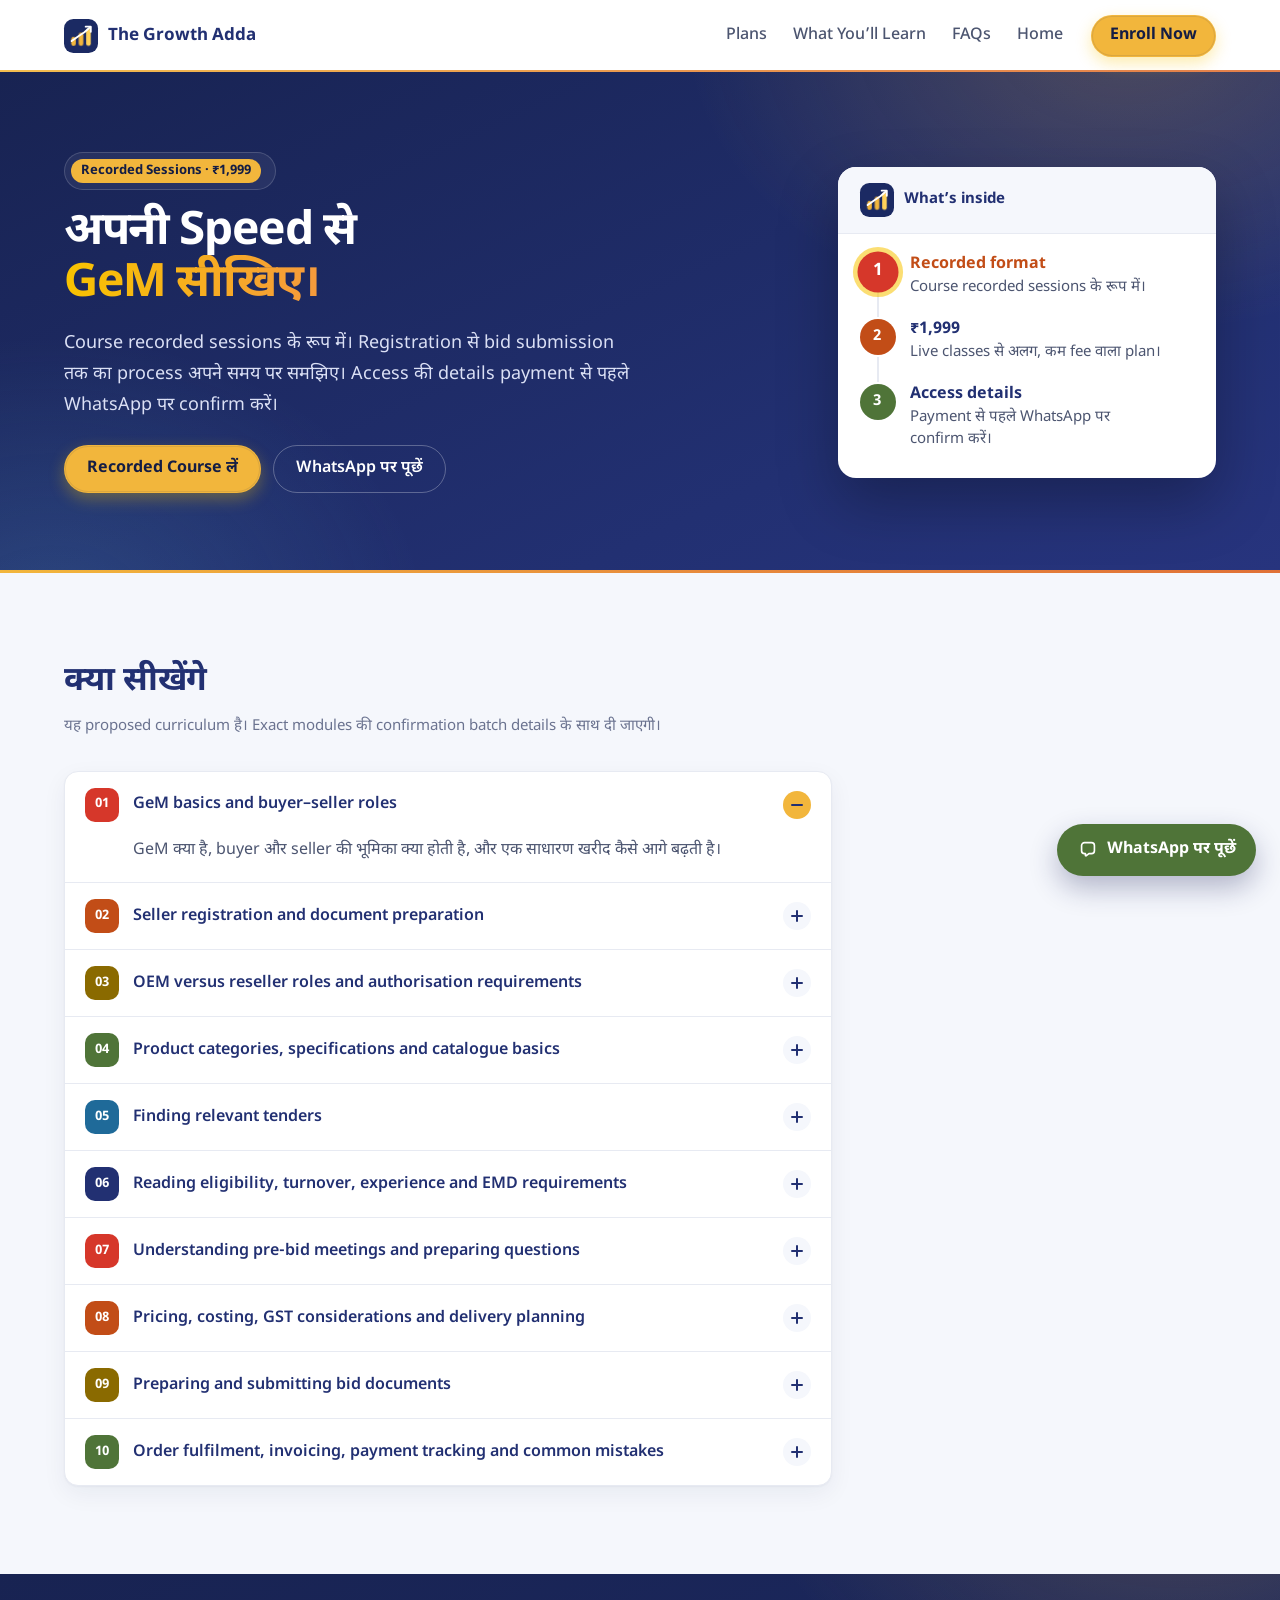
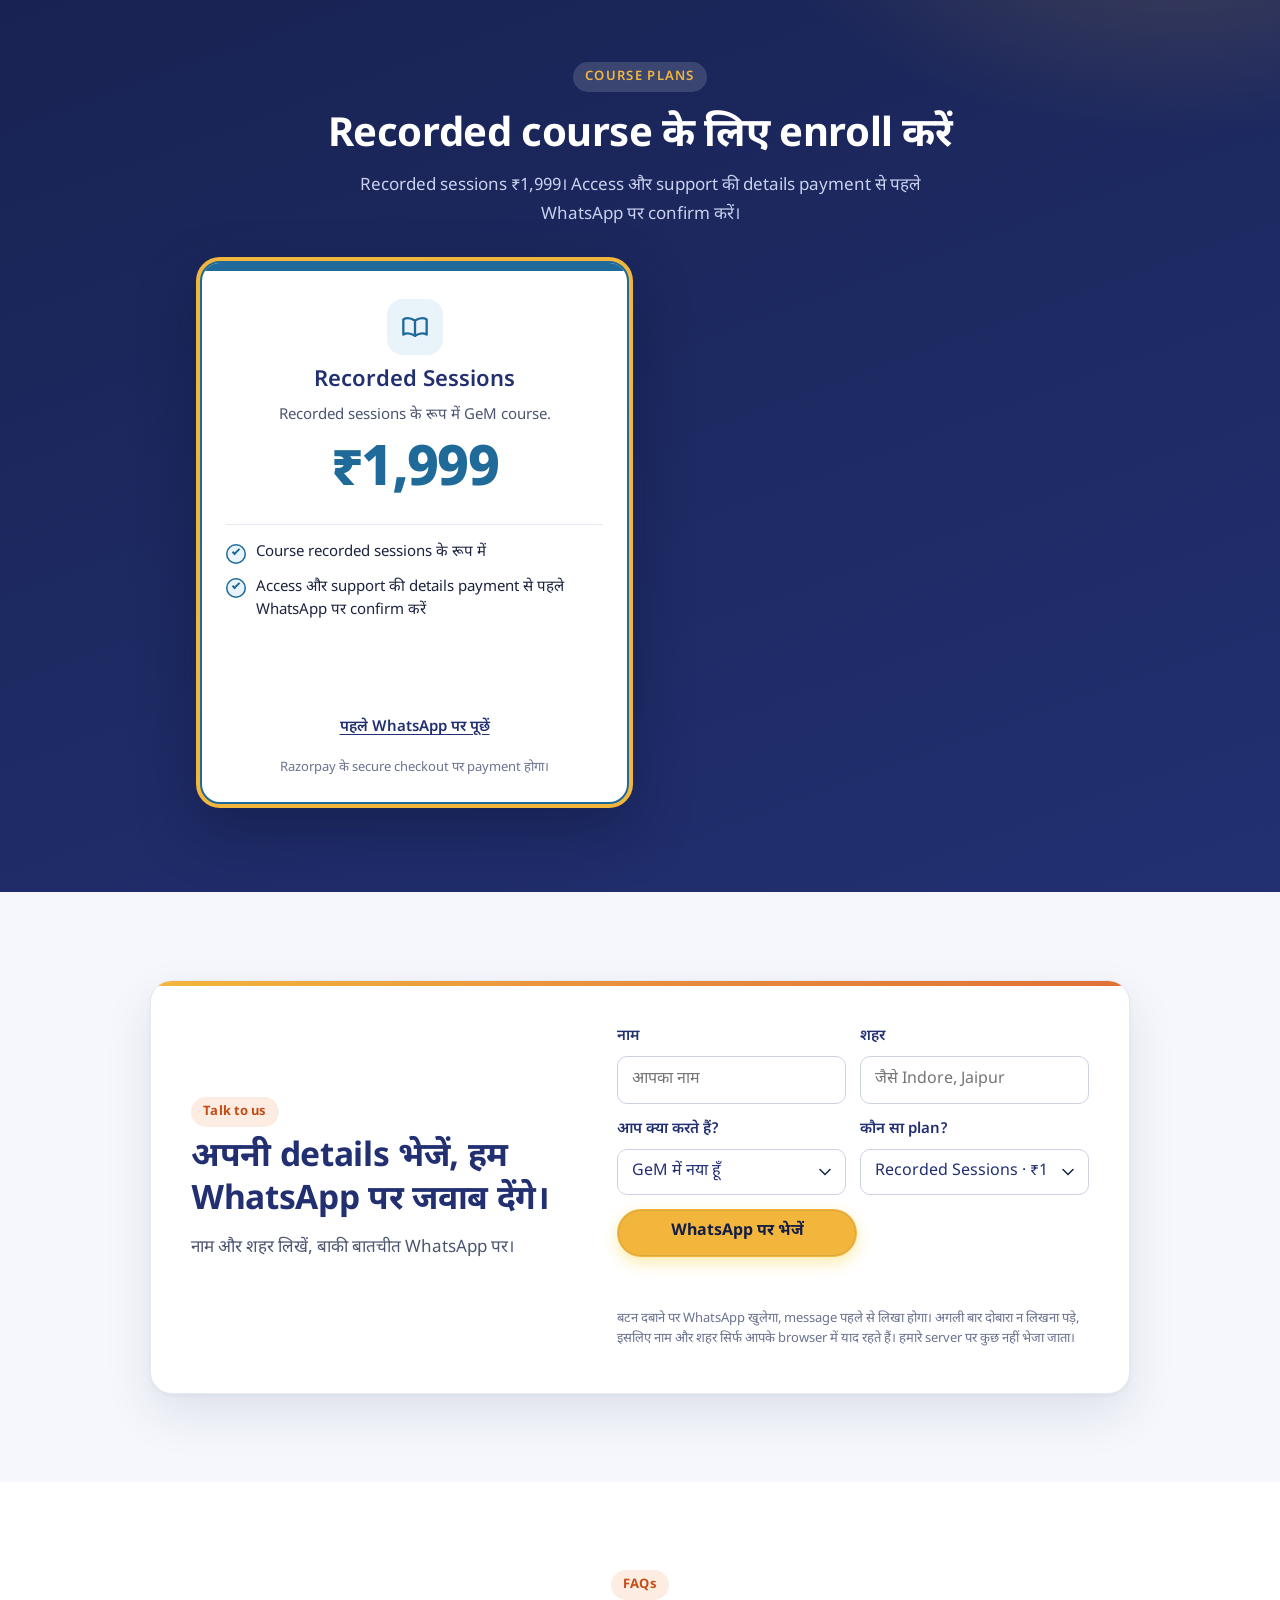
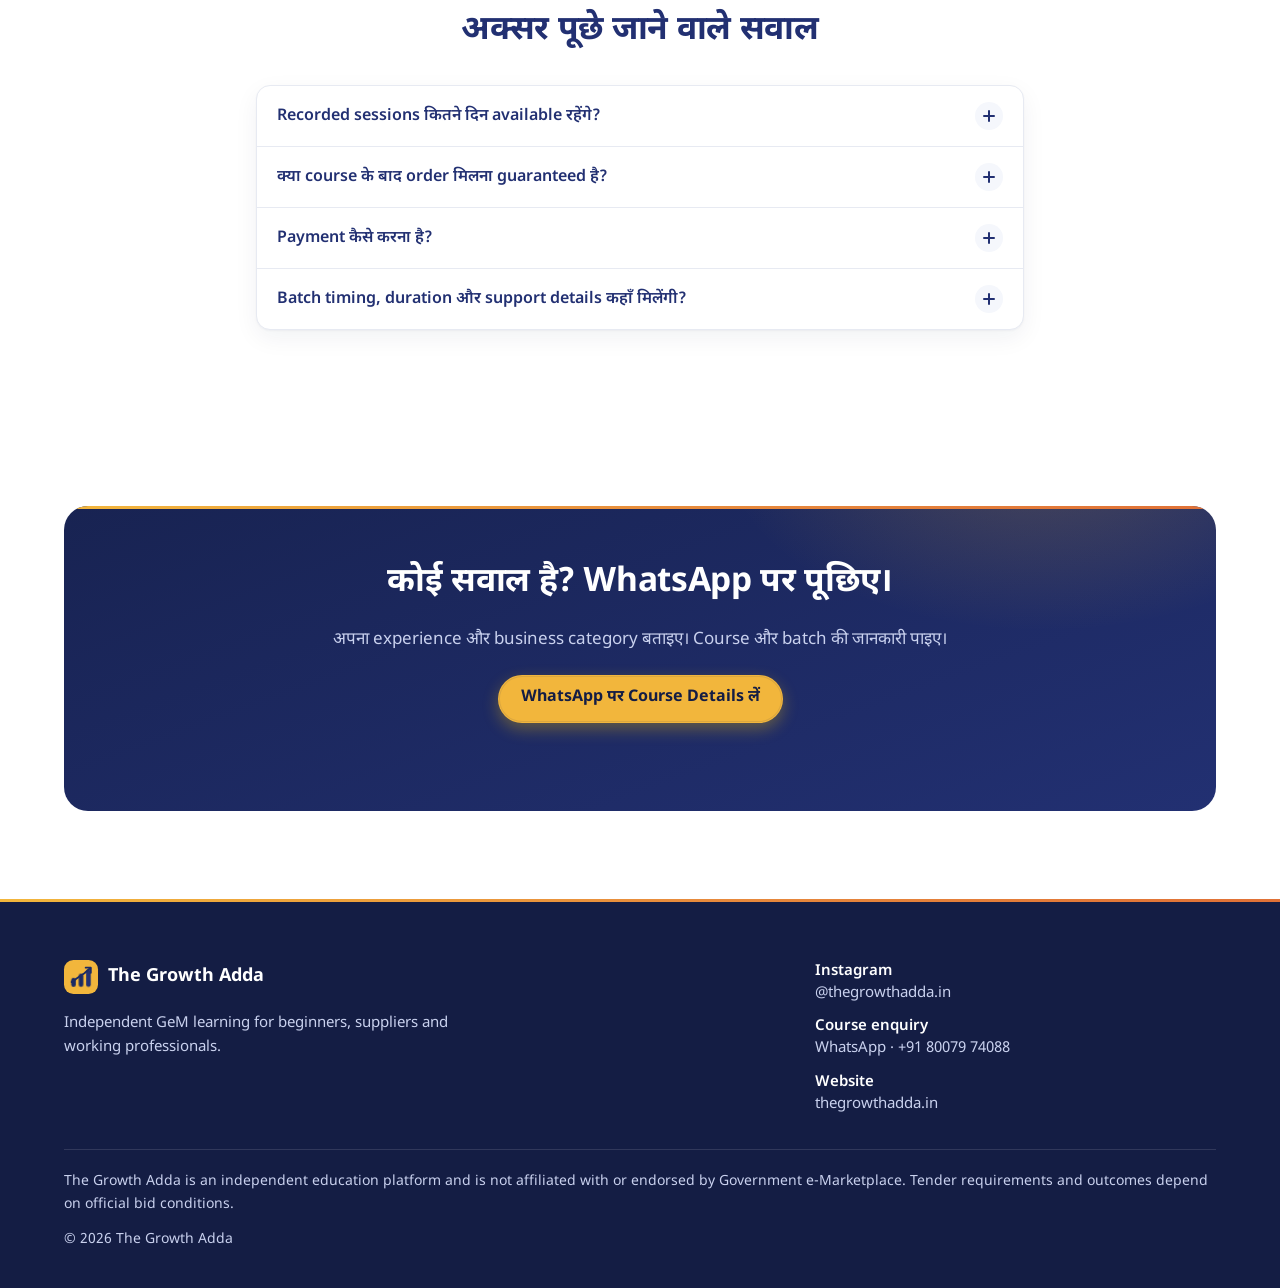
<file: recorded.html>
<!DOCTYPE html>
<html lang="hi">
<head>
  <meta charset="utf-8">
  <meta name="viewport" content="width=device-width, initial-scale=1, viewport-fit=cover">
  <meta name="theme-color" content="#2C3777">
  <meta name="color-scheme" content="light">
  <meta name="format-detection" content="telephone=no">
  <meta name="robots" content="index, follow, max-image-preview:large, max-snippet:-1, max-video-preview:-1">
  <meta name="author" content="The Growth Adda">
  <title>Recorded GeM Course — ₹1,999 | The Growth Adda</title>
  <meta name="description" content="GeM course recorded sessions में। ₹1,999। अपनी speed से process सीखिए।">
  <link rel="canonical" href="https://thegrowthadda.in/recorded.html">
  <meta property="og:type" content="website">
  <meta property="og:locale" content="hi_IN">
  <meta property="og:site_name" content="The Growth Adda">
  <meta property="og:title" content="Recorded GeM Course — ₹1,999 | The Growth Adda">
  <meta property="og:description" content="GeM course recorded sessions में। ₹1,999। अपनी speed से process सीखिए।">
  <meta property="og:url" content="https://thegrowthadda.in/recorded.html">
  <meta property="og:image" content="https://thegrowthadda.in/assets/og.png">
  <meta property="og:image:width" content="1200">
  <meta property="og:image:height" content="630">
  <meta name="twitter:card" content="summary_large_image">
  <meta name="twitter:title" content="Recorded GeM Course — ₹1,999 | The Growth Adda">
  <meta name="twitter:description" content="GeM course recorded sessions में। ₹1,999। अपनी speed से process सीखिए।">
  <meta name="twitter:image" content="https://thegrowthadda.in/assets/og.png">
  <link rel="icon" href="assets/favicon.svg" type="image/svg+xml">
  <link rel="preconnect" href="https://fonts.googleapis.com">
  <link rel="preconnect" href="https://fonts.gstatic.com" crossorigin>
  <link rel="stylesheet" href="https://fonts.googleapis.com/css2?family=Noto+Sans+Devanagari:wght@400;500;600;700&display=swap">
  <link rel="stylesheet" href="css/styles.css">
  <script type="application/ld+json">
{
  "@context": "https://schema.org",
  "@graph": [
    {
      "@type": "Course",
      "name": "Recorded GeM Course",
      "description": "GeM course recorded sessions में। ₹1,999। अपनी speed से process सीखिए।",
      "inLanguage": [
        "hi-IN",
        "en"
      ],
      "url": "https://thegrowthadda.in/recorded.html",
      "provider": {
        "@type": "EducationalOrganization",
        "name": "The Growth Adda",
        "url": "https://thegrowthadda.in/",
        "logo": "https://thegrowthadda.in/assets/og.png",
        "sameAs": [
          "https://www.instagram.com/thegrowthadda.in/"
        ]
      },
      "offers": {
        "@type": "Offer",
        "price": "1999",
        "priceCurrency": "INR",
        "availability": "https://schema.org/InStock",
        "category": "Paid"
      }
    },
    {
      "@type": "BreadcrumbList",
      "itemListElement": [
        {
          "@type": "ListItem",
          "position": 1,
          "name": "Home",
          "item": "https://thegrowthadda.in/"
        },
        {
          "@type": "ListItem",
          "position": 2,
          "name": "Recorded GeM Course",
          "item": "https://thegrowthadda.in/recorded.html"
        }
      ]
    },
    {
      "@type": "FAQPage",
      "inLanguage": "hi-IN",
      "mainEntity": [
        {
          "@type": "Question",
          "name": "Recorded sessions कितने दिन available रहेंगे?",
          "acceptedAnswer": {
            "@type": "Answer",
            "text": "यह अभी इस page पर confirm नहीं है। Payment से पहले WhatsApp पर access की अवधि पूछ लें।"
          }
        },
        {
          "@type": "Question",
          "name": "क्या course के बाद order मिलना guaranteed है?",
          "acceptedAnswer": {
            "@type": "Answer",
            "text": "नहीं। Course में process सिखाया जाता है। Participation से eligibility, tender award या income guaranteed नहीं होती। नतीजा official bid conditions, documents, pricing और buyer की evaluation पर निर्भर करता है।"
          }
        },
        {
          "@type": "Question",
          "name": "Payment कैसे करना है?",
          "acceptedAnswer": {
            "@type": "Answer",
            "text": "Plan चुनकर page पर दिए Pay बटन से Razorpay के secure checkout पर payment करें। अगर बटन अभी active नहीं है, तो WhatsApp पर payment link माँगें। Payment से पहले batch और access की details confirm करना चाहें तो WhatsApp पर पूछ सकते हैं।"
          }
        },
        {
          "@type": "Question",
          "name": "Batch timing, duration और support details कहाँ मिलेंगी?",
          "acceptedAnswer": {
            "@type": "Answer",
            "text": "इस page पर सिर्फ confirmed details दिखाई जाती हैं। Start date, duration, teaching language और support की जानकारी WhatsApp enquiry पर दी जाती है।"
          }
        }
      ]
    }
  ]
}
  </script>
</head>
<body data-source="recorded" data-focus-plan="recorded">
  <a class="skip-link" href="#main">Skip to content</a>

  <header class="site-header">
    <div class="wrap header-bar">
      <a class="brand" href="index.html">
        <svg class="brand-mark" viewBox="0 0 40 40" aria-hidden="true" focusable="false"><rect class="lm-badge" width="40" height="40" rx="11" fill="#1b2a63"/><g class="lm-bars"><rect x="8.5" y="21" width="5.4" height="10.5" rx="2.7" fill="#f2b63c"/><rect x="17.3" y="16" width="5.4" height="15.5" rx="2.7" fill="#f2b63c"/><rect x="26.1" y="11" width="5.4" height="20.5" rx="2.7" fill="#ffd25a"/></g><path class="lm-arrow" d="M9 26 L16.5 20.5 L24 15.5 L31 9.5" fill="none" stroke="#ffffff" stroke-width="2.2" stroke-linecap="round" stroke-linejoin="round"/><path class="lm-arrow-head" d="M25.5 9 L31.5 9 L31.5 15" fill="none" stroke="#ffffff" stroke-width="2.2" stroke-linecap="round" stroke-linejoin="round"/></svg>
        <span class="brand-name">The Growth Adda</span>
      </a>
      <button type="button" class="menu-toggle" aria-expanded="false" aria-controls="site-nav">
        <span class="sr-only">Open menu</span>
        <span class="menu-icon" aria-hidden="true"><span></span><span></span><span></span></span>
      </button>
      <nav id="site-nav" class="nav" aria-label="Primary">
        <ul role="list">
          <li role="listitem"><a href="#plans">Plans</a></li>
          <li role="listitem"><a href="#learn">What You’ll Learn</a></li>
          <li role="listitem"><a href="#faqs">FAQs</a></li>
          <li role="listitem"><a href="index.html">Home</a></li>
        </ul>
        <a class="btn btn-gold" href="#plans" lang="en">Enroll Now</a>
      </nav>
    </div>
  </header>

  <main id="main" tabindex="-1">
    <section class="hero" aria-labelledby="hero-title">
      <div class="wrap hero-grid">
        <div class="hero-copy">
          <p class="promo"><span class="promo-tag">Recorded Sessions · ₹1,999</span></p>
          <h1 id="hero-title">अपनी Speed से<br><span class="accent">GeM सीखिए।</span></h1>
          <p class="lead">Course recorded sessions के रूप में। Registration से bid submission तक का process अपने समय पर समझिए। Access की details payment से पहले WhatsApp पर confirm करें।</p>
          <div class="hero-actions">
            <a class="btn btn-gold" href="#plans">Recorded Course लें</a>
            <a class="btn btn-ghost" data-enquiry href="https://wa.me/918007974088?text=Hi%20Growth%20Adda%2C%20please%20share%20your%20GeM%20course%20fees%2C%20syllabus%20and%20upcoming%20batch%20details.">WhatsApp पर पूछें</a>
          </div>
        </div>

        <figure class="journey">
          <div class="journey-top">
            <svg class="brand-mark" viewBox="0 0 40 40" aria-hidden="true" focusable="false"><rect class="lm-badge" width="40" height="40" rx="11" fill="#1b2a63"/><g class="lm-bars"><rect x="8.5" y="21" width="5.4" height="10.5" rx="2.7" fill="#f2b63c"/><rect x="17.3" y="16" width="5.4" height="15.5" rx="2.7" fill="#f2b63c"/><rect x="26.1" y="11" width="5.4" height="20.5" rx="2.7" fill="#ffd25a"/></g><path class="lm-arrow" d="M9 26 L16.5 20.5 L24 15.5 L31 9.5" fill="none" stroke="#ffffff" stroke-width="2.2" stroke-linecap="round" stroke-linejoin="round"/><path class="lm-arrow-head" d="M25.5 9 L31.5 9 L31.5 15" fill="none" stroke="#ffffff" stroke-width="2.2" stroke-linecap="round" stroke-linejoin="round"/></svg>
            <figcaption class="journey-caption" lang="en">What’s inside</figcaption>
          </div>
          <ol class="journey-list" role="list">
            <li role="listitem">
              <span class="journey-index" aria-hidden="true">1</span>
              <div>
                <p class="journey-label">Recorded format</p>
                <p class="journey-note">Course recorded sessions के रूप में।</p>
              </div>
            </li>
            <li role="listitem">
              <span class="journey-index" aria-hidden="true">2</span>
              <div>
                <p class="journey-label">₹1,999</p>
                <p class="journey-note">Live classes से अलग, कम fee वाला plan।</p>
              </div>
            </li>
            <li role="listitem">
              <span class="journey-index" aria-hidden="true">3</span>
              <div>
                <p class="journey-label">Access details</p>
                <p class="journey-note">Payment से पहले WhatsApp पर confirm करें।</p>
              </div>
            </li>
          </ol>
        </figure>
      </div>
    </section>

    <section class="section section-soft" id="learn" aria-labelledby="learn-title">
      <div class="wrap">
        <div class="section-head">
          <h2 id="learn-title">क्या सीखेंगे</h2>
          <p class="note" data-curriculum-note>यह proposed curriculum है। Exact modules की confirmation batch details के साथ दी जाएगी।</p>
        </div>
        <div class="accordion" data-accordion data-curriculum></div>
      </div>
    </section>

    <section class="section offer" id="plans" aria-labelledby="plans-title">
      <div class="wrap">
        <div class="section-head on-dark">
          <p class="eyebrow" lang="en">Course plans</p>
          <h2 id="plans-title">Recorded course के लिए enroll करें</h2>
          <p class="lead">Recorded sessions ₹1,999। Access और support की details payment से पहले WhatsApp पर confirm करें।</p>
        </div>
        <div class="plans-grid" data-plans="recorded" data-mode="pay" data-focus="recorded"></div>
      </div>
    </section>

    <section class="section section-soft" id="enquire" aria-labelledby="enquire-title">
      <div class="wrap">
        <div class="lead-card">
          <div class="section-head">
            <p class="eyebrow" lang="en">Talk to us</p>
            <h2 id="enquire-title">अपनी details भेजें, हम WhatsApp पर जवाब देंगे।</h2>
            <p class="lead">नाम और शहर लिखें, बाकी बातचीत WhatsApp पर।</p>
          </div>
          <div data-lead></div>
        </div>
      </div>
    </section>

    <section class="section" id="faqs" aria-labelledby="faq-title">
      <div class="wrap">
        <div class="section-head center">
          <p class="eyebrow" lang="en">FAQs</p>
          <h2 id="faq-title">अक्सर पूछे जाने वाले सवाल</h2>
        </div>
        <div class="accordion" data-accordion>
          <div class="accordion-item">
            <h3>
              <button type="button" class="accordion-button" id="faq-btn-1" aria-expanded="false" aria-controls="faq-1" data-accordion-button>
                <span class="mod-title">Recorded sessions कितने दिन available रहेंगे?</span>
                <span class="acc-icon" aria-hidden="true"></span>
              </button>
            </h3>
            <div id="faq-1" class="accordion-panel" role="region" aria-labelledby="faq-btn-1" hidden>
              <p>यह अभी इस page पर confirm नहीं है। Payment से पहले WhatsApp पर access की अवधि पूछ लें।</p>
            </div>
          </div>

          <div class="accordion-item">
            <h3>
              <button type="button" class="accordion-button" id="faq-btn-2" aria-expanded="false" aria-controls="faq-2" data-accordion-button>
                <span class="mod-title">क्या course के बाद order मिलना guaranteed है?</span>
                <span class="acc-icon" aria-hidden="true"></span>
              </button>
            </h3>
            <div id="faq-2" class="accordion-panel" role="region" aria-labelledby="faq-btn-2" hidden>
              <p>नहीं। Course में process सिखाया जाता है। Participation से eligibility, tender award या income guaranteed नहीं होती। नतीजा official bid conditions, documents, pricing और buyer की evaluation पर निर्भर करता है।</p>
            </div>
          </div>

          <div class="accordion-item">
            <h3>
              <button type="button" class="accordion-button" id="faq-btn-3" aria-expanded="false" aria-controls="faq-3" data-accordion-button>
                <span class="mod-title">Payment कैसे करना है?</span>
                <span class="acc-icon" aria-hidden="true"></span>
              </button>
            </h3>
            <div id="faq-3" class="accordion-panel" role="region" aria-labelledby="faq-btn-3" hidden>
              <p>Plan चुनकर page पर दिए Pay बटन से Razorpay के secure checkout पर payment करें। अगर बटन अभी active नहीं है, तो WhatsApp पर payment link माँगें। Payment से पहले batch और access की details confirm करना चाहें तो WhatsApp पर पूछ सकते हैं।</p>
            </div>
          </div>

          <div class="accordion-item">
            <h3>
              <button type="button" class="accordion-button" id="faq-btn-4" aria-expanded="false" aria-controls="faq-4" data-accordion-button>
                <span class="mod-title">Batch timing, duration और support details कहाँ मिलेंगी?</span>
                <span class="acc-icon" aria-hidden="true"></span>
              </button>
            </h3>
            <div id="faq-4" class="accordion-panel" role="region" aria-labelledby="faq-btn-4" hidden>
              <p>इस page पर सिर्फ confirmed details दिखाई जाती हैं। Start date, duration, teaching language और support की जानकारी WhatsApp enquiry पर दी जाती है।</p>
            </div>
          </div>
        </div>
      </div>
    </section>

    <section class="section section-follow" aria-labelledby="final-title">
      <div class="wrap cta-band">
        <h2 id="final-title">कोई सवाल है? WhatsApp पर पूछिए।</h2>
        <p class="lead">अपना experience और business category बताइए। Course और batch की जानकारी पाइए।</p>
        <div class="final-actions">
          <a class="btn btn-gold" data-enquiry href="https://wa.me/918007974088?text=Hi%20Growth%20Adda%2C%20please%20share%20your%20GeM%20course%20fees%2C%20syllabus%20and%20upcoming%20batch%20details.">WhatsApp पर Course Details लें</a>
        </div>
      </div>
    </section>
  </main>

  <footer class="site-footer">
    <div class="wrap">
      <div class="footer-top">
        <div class="footer-brand">
          <a class="footer-logo" href="index.html">
            <svg class="brand-mark" viewBox="0 0 40 40" aria-hidden="true" focusable="false"><rect class="lm-badge" width="40" height="40" rx="11" fill="#f2b63c"/><g class="lm-bars"><rect x="8.5" y="21" width="5.4" height="10.5" rx="2.7" fill="#1b2a63"/><rect x="17.3" y="16" width="5.4" height="15.5" rx="2.7" fill="#1b2a63"/><rect x="26.1" y="11" width="5.4" height="20.5" rx="2.7" fill="#223072"/></g><path class="lm-arrow" d="M9 26 L16.5 20.5 L24 15.5 L31 9.5" fill="none" stroke="#1b2a63" stroke-width="2.2" stroke-linecap="round" stroke-linejoin="round"/><path class="lm-arrow-head" d="M25.5 9 L31.5 9 L31.5 15" fill="none" stroke="#1b2a63" stroke-width="2.2" stroke-linecap="round" stroke-linejoin="round"/></svg>
            <span>The Growth Adda</span>
          </a>
          <p class="footer-tag">Independent GeM learning for beginners, suppliers and working professionals.</p>
        </div>
        <nav class="footer-nav" aria-label="Contact">
          <ul class="footer-links">
            <li>
              <a data-instagram href="https://www.instagram.com/thegrowthadda.in/" target="_blank" rel="noopener noreferrer">
                <span>Instagram</span>
                <span class="footer-meta">@thegrowthadda.in<span class="sr-only"> (opens in new tab)</span></span>
              </a>
            </li>
            <li>
              <a data-enquiry href="https://wa.me/918007974088?text=Hi%20Growth%20Adda%2C%20please%20share%20your%20GeM%20course%20fees%2C%20syllabus%20and%20upcoming%20batch%20details.">
                <span>Course enquiry</span>
                <span class="footer-meta">WhatsApp · <span data-phone>+91 80079 74088</span></span>
              </a>
            </li>
            <li>
              <a href="index.html">
                <span>Website</span>
                <span class="footer-meta">thegrowthadda.in</span>
              </a>
            </li>
          </ul>
          <ul class="legal" data-legal hidden></ul>
        </nav>
      </div>
      <p class="disclaimer" lang="en">The Growth Adda is an independent education platform and is not affiliated with or endorsed by Government e-Marketplace. Tender requirements and outcomes depend on official bid conditions.</p>
      <p class="copyright">© <span data-year>2026</span> The Growth Adda</p>
    </div>
  </footer>

  <div class="sticky-cta" role="region" aria-label="Enroll">
    <div class="wrap">
      <a class="btn btn-gold" href="#plans" lang="en">Enroll Now</a>
    </div>
  </div>

  <script src="js/config.js"></script>
  <script src="js/main.js"></script>
  <script src="js/interactive.js"></script>
</body>
</html>
</file>
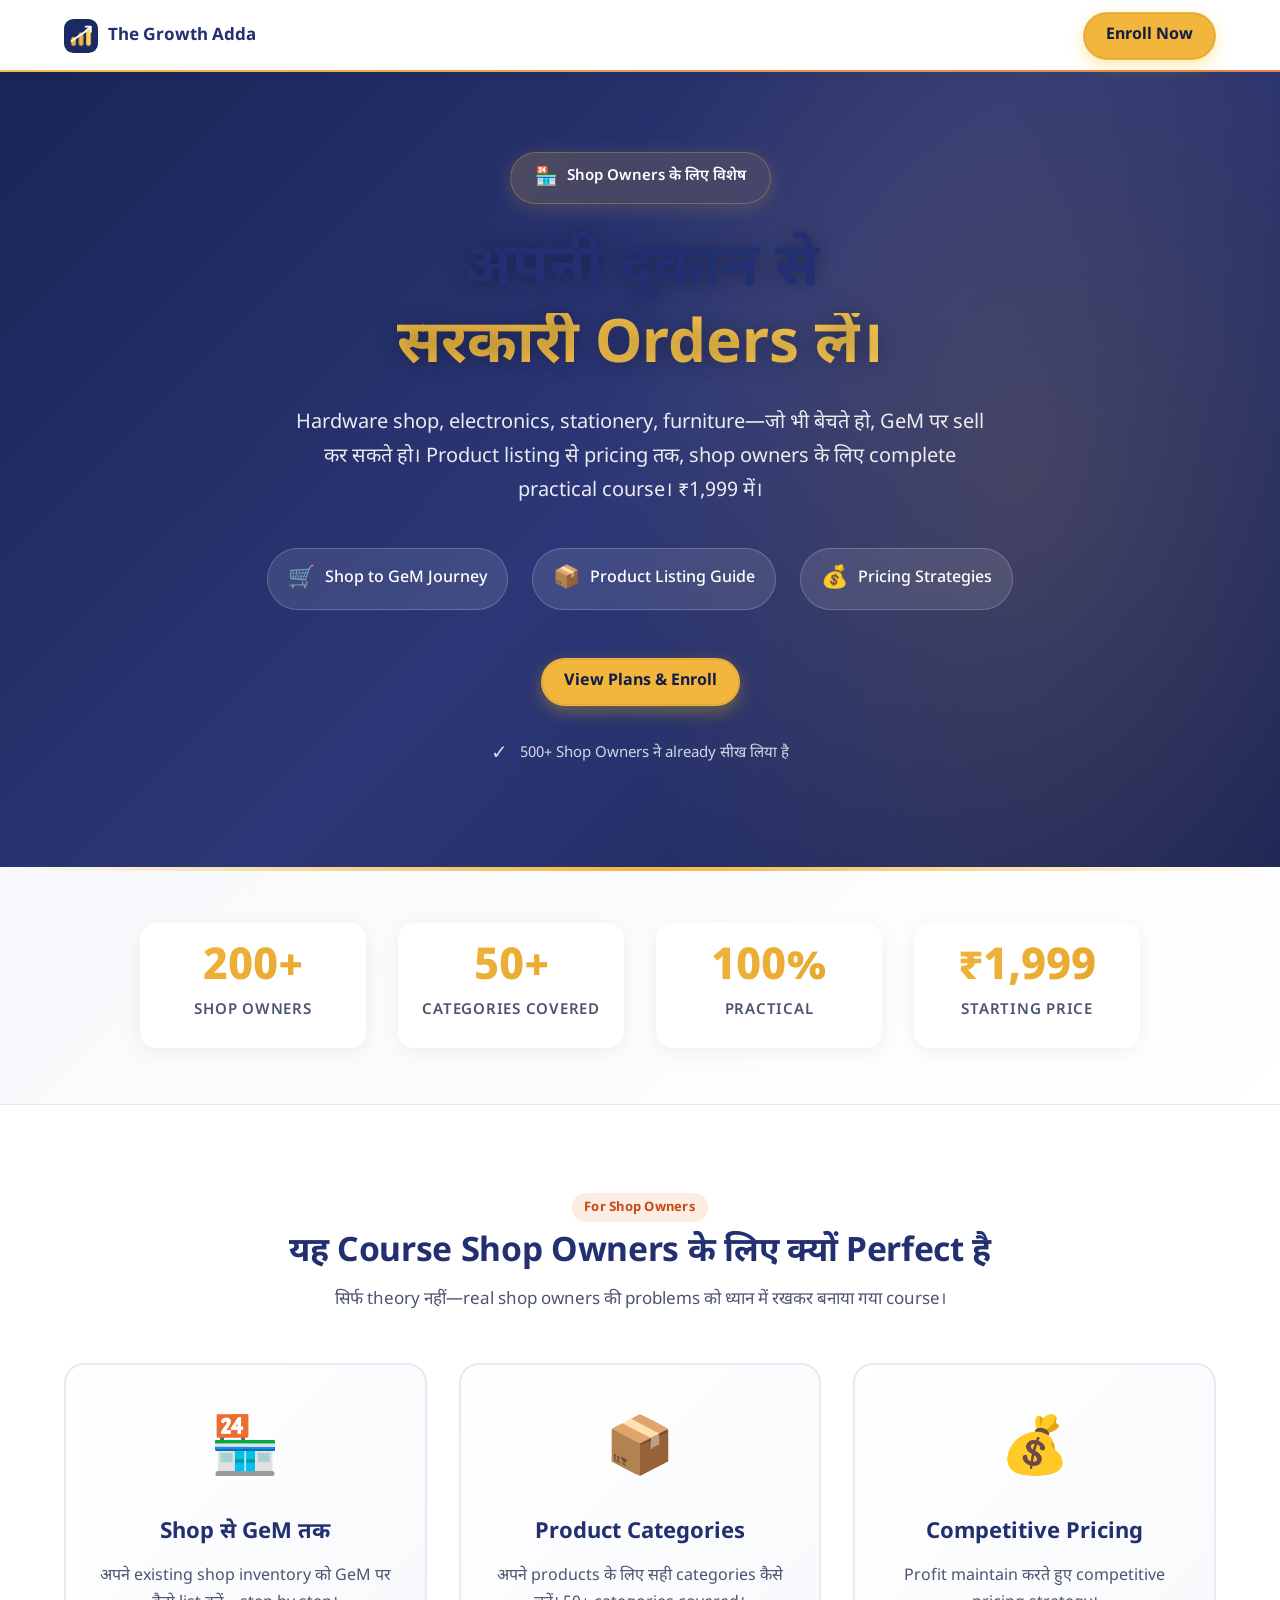
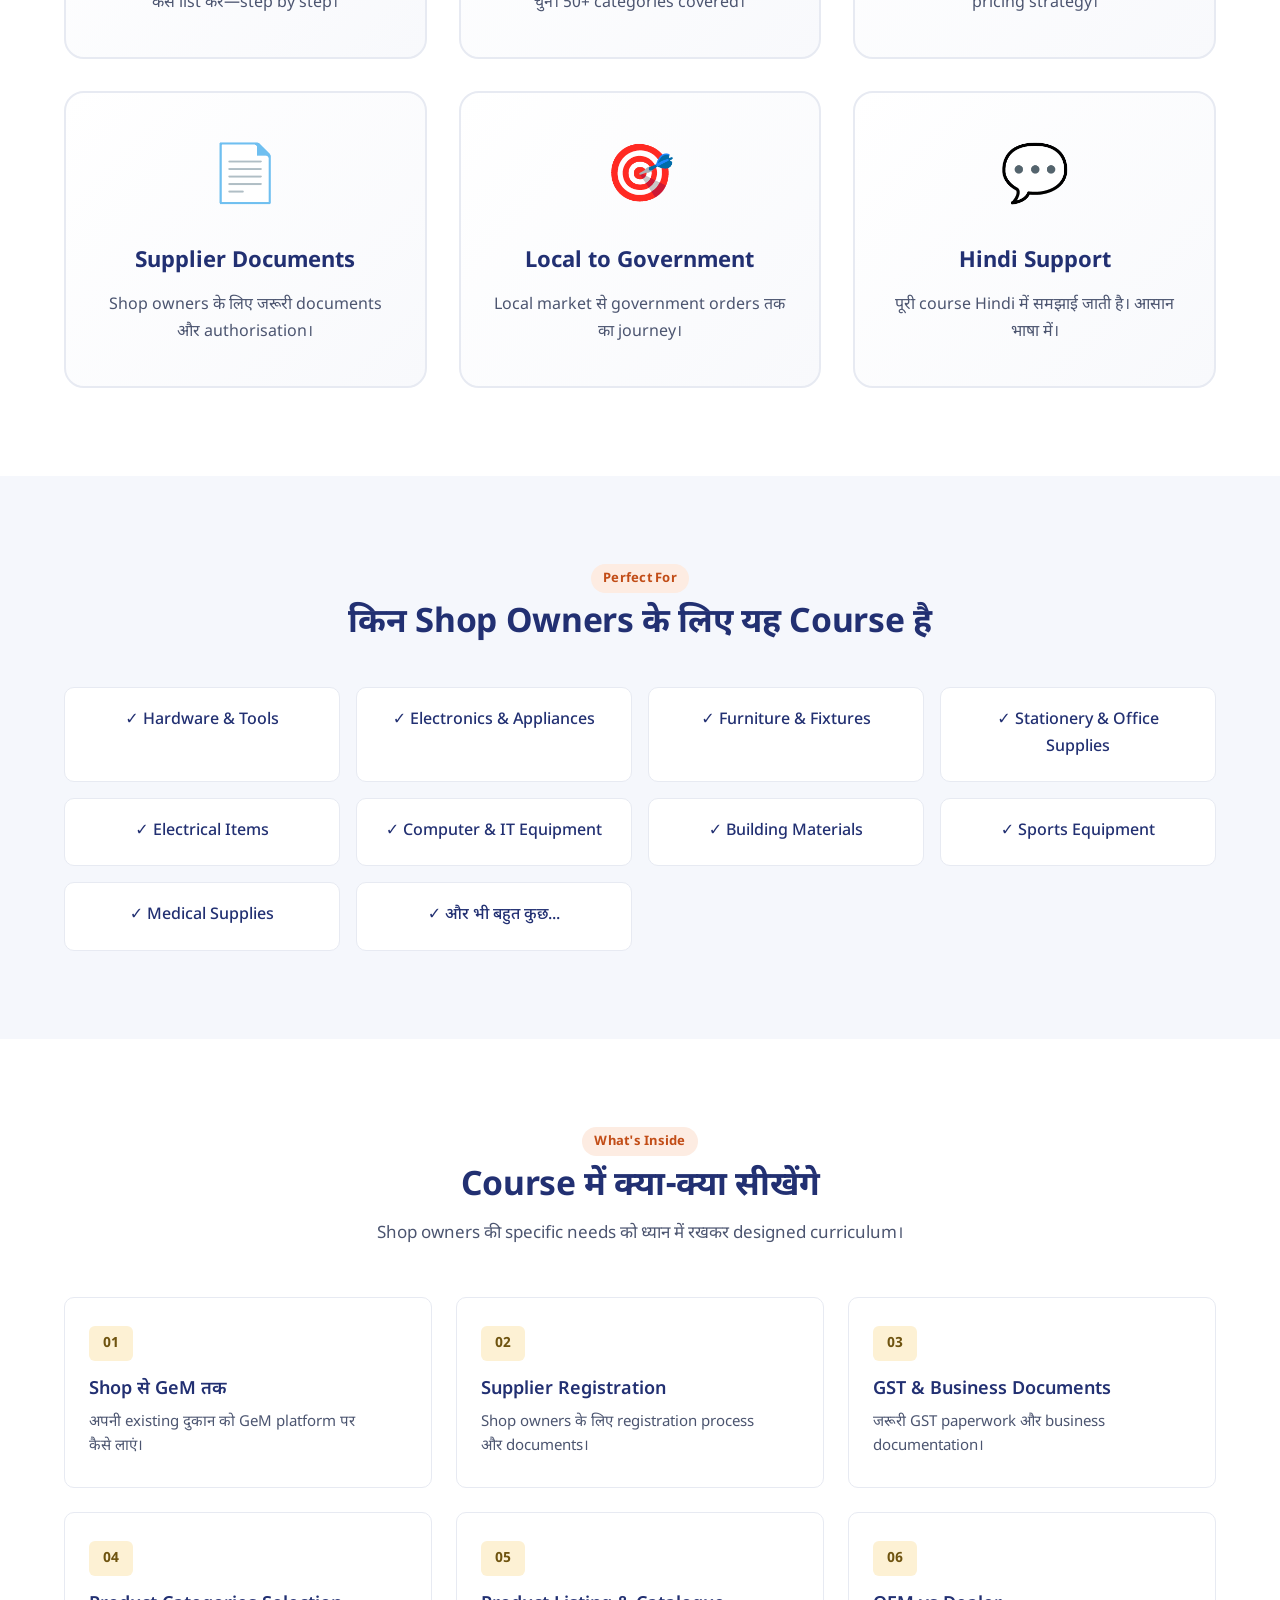
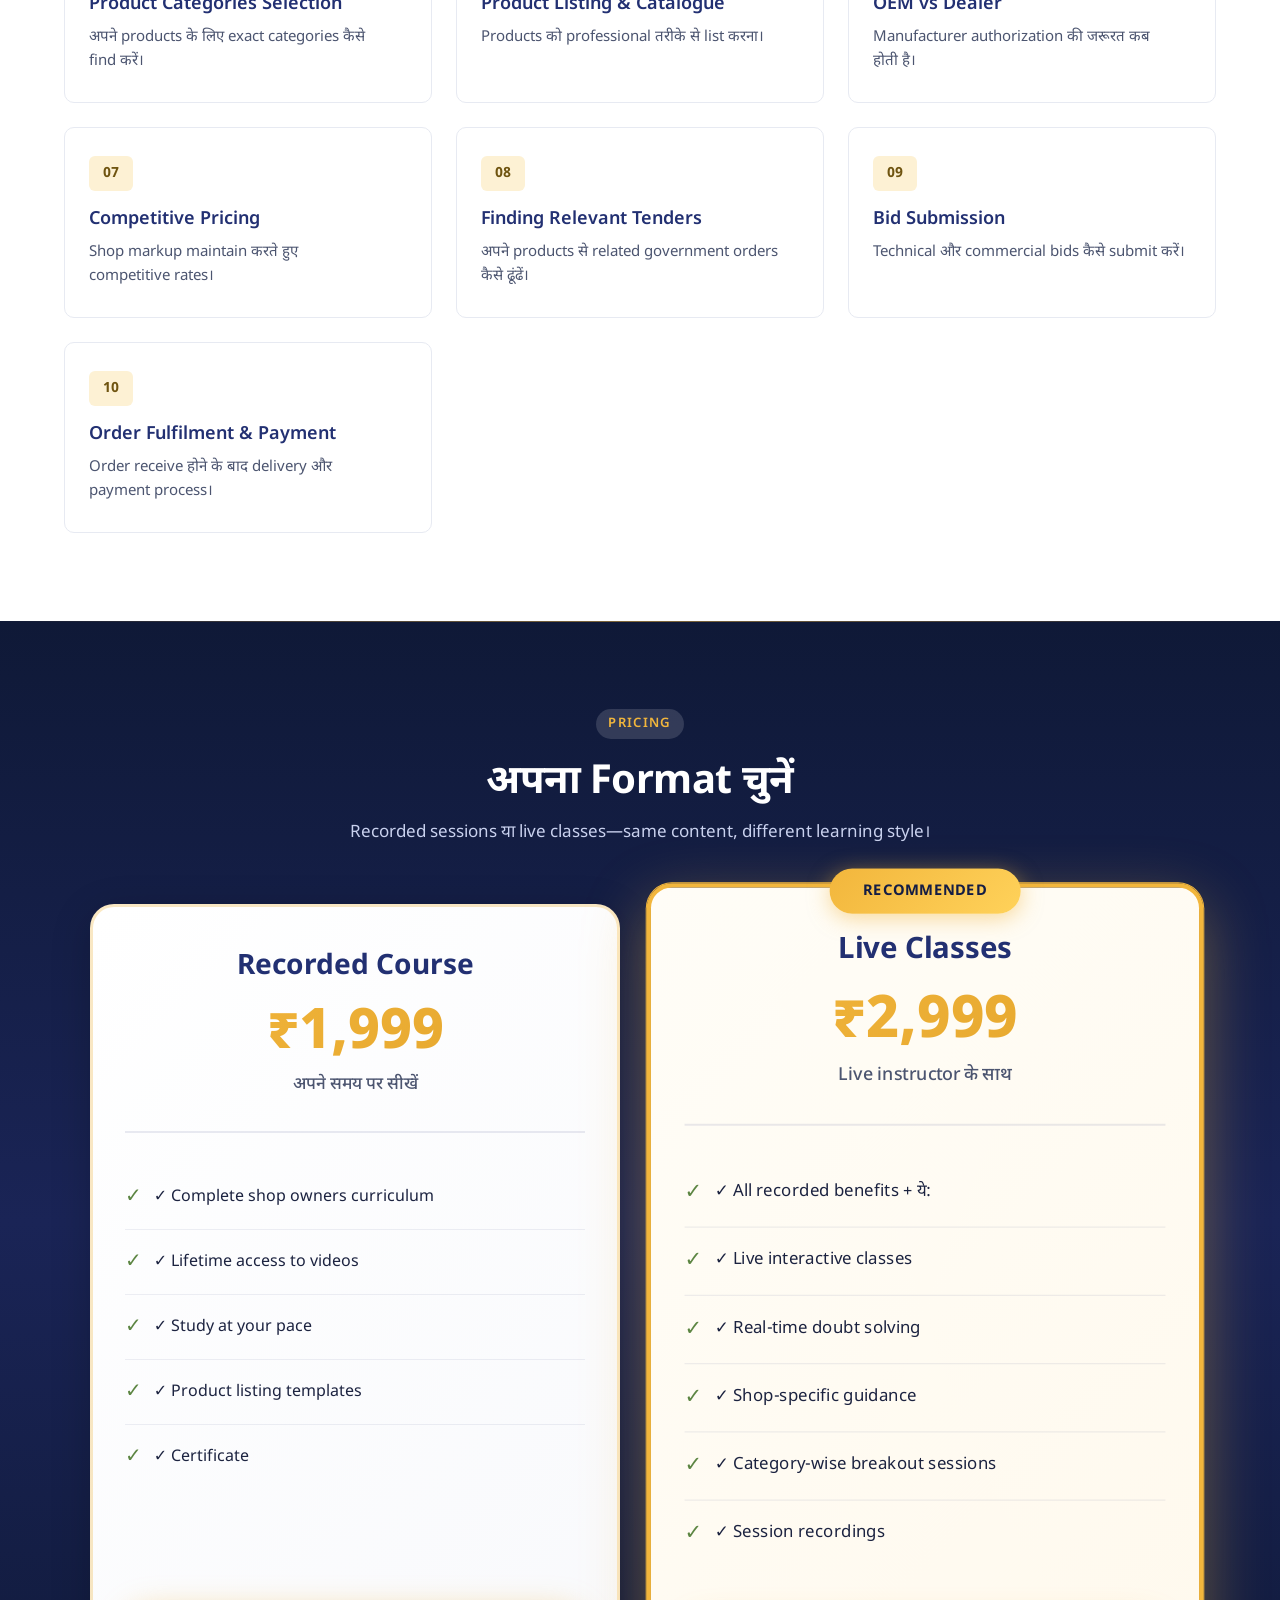
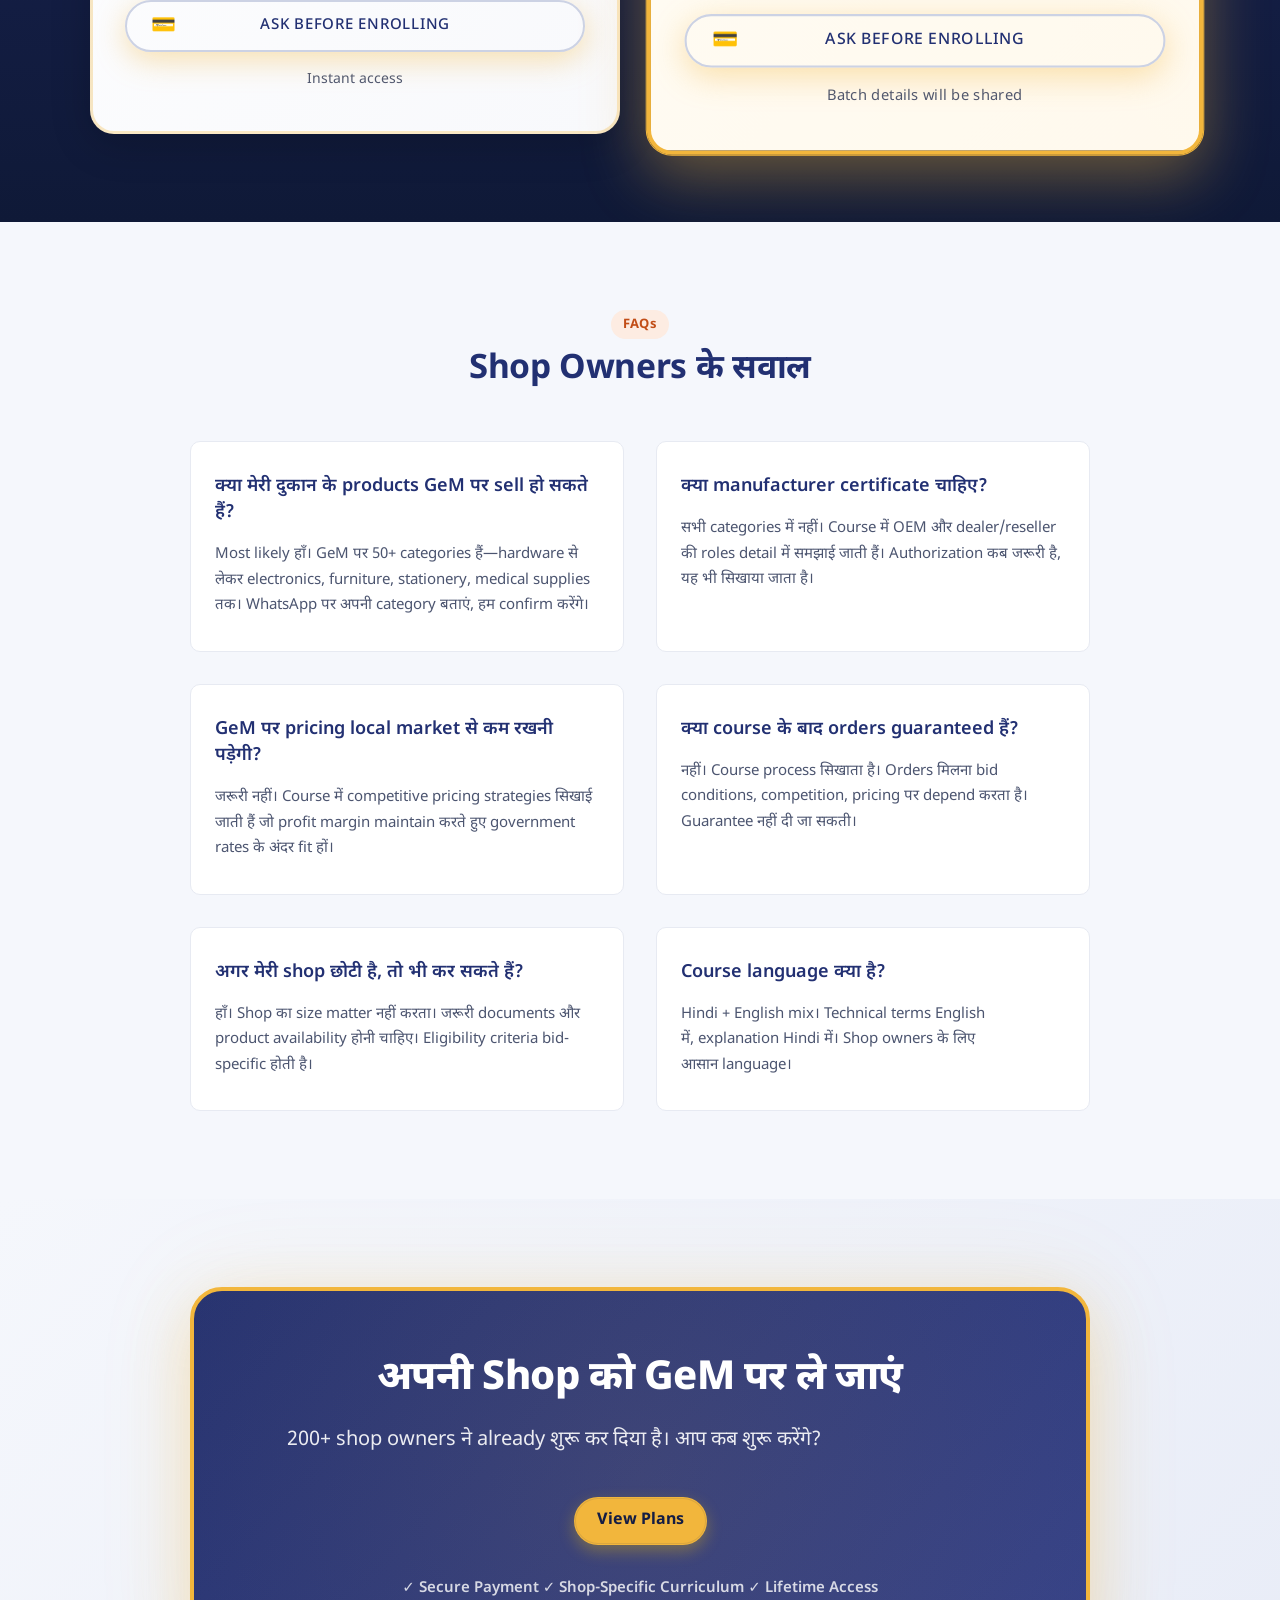
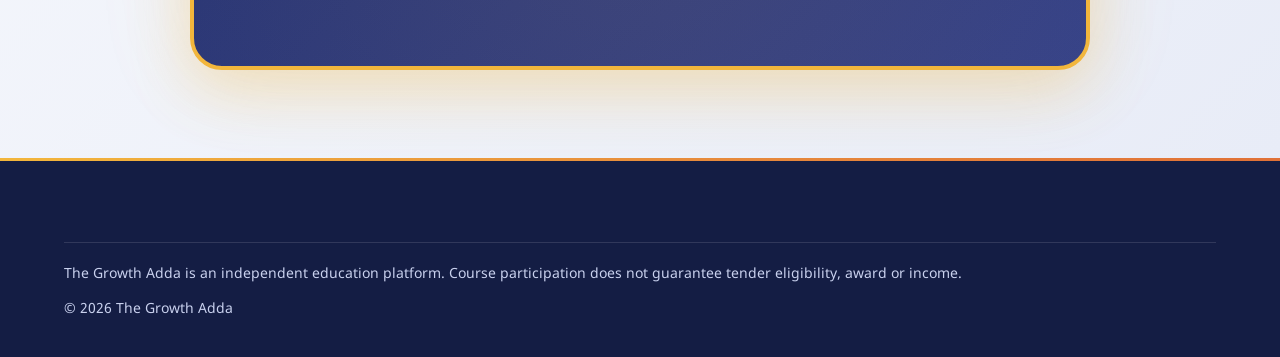
<file: shop-owners-lp.html>
<!DOCTYPE html>
<html lang="hi">
<head>
  <meta charset="utf-8">
  <meta name="viewport" content="width=device-width, initial-scale=1, viewport-fit=cover">
  <meta name="theme-color" content="#2C3777">
  <meta name="robots" content="index, follow">
  <meta name="author" content="The Growth Adda">
  <title>Shop Owners के लिए GeM Course | The Growth Adda</title>
  <meta name="description" content="अपनी दुकान से GeM पर business करें। Product listing, pricing, documentation—shop owners के लिए complete course। ₹1,999 से शुरू।">
  <link rel="canonical" href="https://thegrowthadda.in/shop-owners-lp.html">
  <link rel="icon" href="assets/favicon.svg" type="image/svg+xml">
  <link rel="preconnect" href="https://fonts.googleapis.com">
  <link rel="preconnect" href="https://fonts.gstatic.com" crossorigin>
  <link rel="stylesheet" href="https://fonts.googleapis.com/css2?family=Noto+Sans+Devanagari:wght@400;500;600;700&display=swap">
  <link rel="stylesheet" href="css/styles.css">
</head>
<body data-source="shop-owners-lp">
  <a class="skip-link" href="#main">Skip to content</a>

  <header class="site-header lp-header">
    <div class="wrap header-bar">
      <a class="brand" href="index.html">
        <svg class="brand-mark" viewBox="0 0 40 40" aria-hidden="true" focusable="false"><rect class="lm-badge" width="40" height="40" rx="11" fill="#1b2a63"/><g class="lm-bars"><rect x="8.5" y="21" width="5.4" height="10.5" rx="2.7" fill="#f2b63c"/><rect x="17.3" y="16" width="5.4" height="15.5" rx="2.7" fill="#f2b63c"/><rect x="26.1" y="11" width="5.4" height="20.5" rx="2.7" fill="#ffd25a"/></g><path class="lm-arrow" d="M9 26 L16.5 20.5 L24 15.5 L31 9.5" fill="none" stroke="#ffffff" stroke-width="2.2" stroke-linecap="round" stroke-linejoin="round"/><path class="lm-arrow-head" d="M25.5 9 L31.5 9 L31.5 15" fill="none" stroke="#ffffff" stroke-width="2.2" stroke-linecap="round" stroke-linejoin="round"/></svg>
        <span class="brand-name">The Growth Adda</span>
      </a>
      <div class="header-cta">
        <a class="btn btn-gold" href="#enroll">Enroll Now</a>
      </div>
    </div>
  </header>

  <main id="main" tabindex="-1">
    <section class="lp-hero">
      <div class="wrap">
        <div class="lp-hero-content">
          <div class="trust-badge">
            <span class="badge-icon">🏪</span>
            <span>Shop Owners के लिए विशेष</span>
          </div>
          
          <h1 id="hero-title">अपनी दुकान से<br><span class="accent">सरकारी Orders लें।</span></h1>
          
          <p class="lp-lead">Hardware shop, electronics, stationery, furniture—जो भी बेचते हो, GeM पर sell कर सकते हो। Product listing से pricing तक, shop owners के लिए complete practical course। ₹1,999 में।</p>
          
          <div class="lp-benefits-quick">
            <div class="quick-benefit">
              <span class="qb-icon">🛒</span>
              <span>Shop to GeM Journey</span>
            </div>
            <div class="quick-benefit">
              <span class="qb-icon">📦</span>
              <span>Product Listing Guide</span>
            </div>
            <div class="quick-benefit">
              <span class="qb-icon">💰</span>
              <span>Pricing Strategies</span>
            </div>
          </div>
          
          <div class="lp-hero-actions">
            <a href="#enroll" class="btn btn-gold btn-lg scroll-smooth">
              <span>View Plans & Enroll</span>
            </a>
          </div>
          
          <div class="guarantee-badge">
            <span class="gb-icon">✓</span>
            <span>500+ Shop Owners ने already सीख लिया है</span>
          </div>
        </div>
      </div>
    </section>

    <section class="lp-social-proof">
      <div class="wrap">
        <div class="stats-row">
          <div class="stat-item">
            <div class="stat-number">200+</div>
            <div class="stat-label">Shop Owners</div>
          </div>
          <div class="stat-item">
            <div class="stat-number">50+</div>
            <div class="stat-label">Categories Covered</div>
          </div>
          <div class="stat-item">
            <div class="stat-number">100%</div>
            <div class="stat-label">Practical</div>
          </div>
          <div class="stat-item">
            <div class="stat-number">₹1,999</div>
            <div class="stat-label">Starting Price</div>
          </div>
        </div>
      </div>
    </section>

    <section class="section lp-why">
      <div class="wrap">
        <div class="section-head center">
          <p class="eyebrow">For Shop Owners</p>
          <h2>यह Course Shop Owners के लिए क्यों Perfect है</h2>
          <p class="lead">सिर्फ theory नहीं—real shop owners की problems को ध्यान में रखकर बनाया गया course।</p>
        </div>
        
        <div class="lp-features-grid">
          <div class="lp-feature">
            <div class="lp-feature-icon">🏪</div>
            <h3>Shop से GeM तक</h3>
            <p>अपने existing shop inventory को GeM पर कैसे list करें—step by step।</p>
          </div>
          
          <div class="lp-feature">
            <div class="lp-feature-icon">📦</div>
            <h3>Product Categories</h3>
            <p>अपने products के लिए सही categories कैसे चुनें। 50+ categories covered।</p>
          </div>
          
          <div class="lp-feature">
            <div class="lp-feature-icon">💰</div>
            <h3>Competitive Pricing</h3>
            <p>Profit maintain करते हुए competitive pricing strategy।</p>
          </div>
          
          <div class="lp-feature">
            <div class="lp-feature-icon">📄</div>
            <h3>Supplier Documents</h3>
            <p>Shop owners के लिए जरूरी documents और authorisation।</p>
          </div>
          
          <div class="lp-feature">
            <div class="lp-feature-icon">🎯</div>
            <h3>Local to Government</h3>
            <p>Local market से government orders तक का journey।</p>
          </div>
          
          <div class="lp-feature">
            <div class="lp-feature-icon">💬</div>
            <h3>Hindi Support</h3>
            <p>पूरी course Hindi में समझाई जाती है। आसान भाषा में।</p>
          </div>
        </div>
      </div>
    </section>

    <section class="section section-soft">
      <div class="wrap">
        <div class="section-head center">
          <p class="eyebrow">Perfect For</p>
          <h2>किन Shop Owners के लिए यह Course है</h2>
        </div>
        
        <div class="shop-types-grid">
          <div class="shop-type">✓ Hardware & Tools</div>
          <div class="shop-type">✓ Electronics & Appliances</div>
          <div class="shop-type">✓ Furniture & Fixtures</div>
          <div class="shop-type">✓ Stationery & Office Supplies</div>
          <div class="shop-type">✓ Electrical Items</div>
          <div class="shop-type">✓ Computer & IT Equipment</div>
          <div class="shop-type">✓ Building Materials</div>
          <div class="shop-type">✓ Sports Equipment</div>
          <div class="shop-type">✓ Medical Supplies</div>
          <div class="shop-type">✓ और भी बहुत कुछ...</div>
        </div>
      </div>
    </section>

    <section class="section lp-curriculum">
      <div class="wrap">
        <div class="section-head center">
          <p class="eyebrow">What's Inside</p>
          <h2>Course में क्या-क्या सीखेंगे</h2>
          <p class="lead">Shop owners की specific needs को ध्यान में रखकर designed curriculum।</p>
        </div>
        
        <div class="lp-curriculum-grid">
          <div class="curriculum-module">
            <div class="module-number">01</div>
            <h3>Shop से GeM तक</h3>
            <p>अपनी existing दुकान को GeM platform पर कैसे लाएं।</p>
          </div>
          
          <div class="curriculum-module">
            <div class="module-number">02</div>
            <h3>Supplier Registration</h3>
            <p>Shop owners के लिए registration process और documents।</p>
          </div>
          
          <div class="curriculum-module">
            <div class="module-number">03</div>
            <h3>GST & Business Documents</h3>
            <p>जरूरी GST paperwork और business documentation।</p>
          </div>
          
          <div class="curriculum-module">
            <div class="module-number">04</div>
            <h3>Product Categories Selection</h3>
            <p>अपने products के लिए exact categories कैसे find करें।</p>
          </div>
          
          <div class="curriculum-module">
            <div class="module-number">05</div>
            <h3>Product Listing & Catalogue</h3>
            <p>Products को professional तरीके से list करना।</p>
          </div>
          
          <div class="curriculum-module">
            <div class="module-number">06</div>
            <h3>OEM vs Dealer</h3>
            <p>Manufacturer authorization की जरूरत कब होती है।</p>
          </div>
          
          <div class="curriculum-module">
            <div class="module-number">07</div>
            <h3>Competitive Pricing</h3>
            <p>Shop markup maintain करते हुए competitive rates।</p>
          </div>
          
          <div class="curriculum-module">
            <div class="module-number">08</div>
            <h3>Finding Relevant Tenders</h3>
            <p>अपने products से related government orders कैसे ढूंढें।</p>
          </div>
          
          <div class="curriculum-module">
            <div class="module-number">09</div>
            <h3>Bid Submission</h3>
            <p>Technical और commercial bids कैसे submit करें।</p>
          </div>
          
          <div class="curriculum-module">
            <div class="module-number">10</div>
            <h3>Order Fulfilment & Payment</h3>
            <p>Order receive होने के बाद delivery और payment process।</p>
          </div>
        </div>
      </div>
    </section>

    <section class="section lp-pricing" id="enroll">
      <div class="wrap">
        <div class="section-head center on-dark">
          <p class="eyebrow">Pricing</p>
          <h2>अपना Format चुनें</h2>
          <p class="lead">Recorded sessions या live classes—same content, different learning style।</p>
        </div>
        
        <div class="lp-pricing-grid">
          <div class="lp-price-card">
            <div class="price-header">
              <h3>Recorded Course</h3>
              <p class="price-tag">₹1,999</p>
              <p class="price-desc">अपने समय पर सीखें</p>
            </div>
            <ul class="price-features">
              <li>✓ Complete shop owners curriculum</li>
              <li>✓ Lifetime access to videos</li>
              <li>✓ Study at your pace</li>
              <li>✓ Product listing templates</li>
              <li>✓ Certificate</li>
            </ul>
            <div class="price-action">
              <form action="https://api.razorpay.com/v1/payment_button/pl_U2wIMHH0D1kU4v/submit" method="POST" style="margin:0"><script src="https://checkout.razorpay.com/v1/payment-button.js" data-payment_button_id="pl_U2wIMHH0D1kU4v" async> </script></form>
              <a href="https://wa.me/918007974088?text=Hi%2C%20I%20am%20a%20shop%20owner.%20I%20want%20to%20ask%20about%20the%20course%20before%20enrolling." class="btn btn-outline btn-block ask-link">
                Ask Before Enrolling
              </a>
              <p class="price-note">Instant access</p>
            </div>
          </div>
          
          <div class="lp-price-card featured">
            <div class="popular-badge">Recommended</div>
            <div class="price-header">
              <h3>Live Classes</h3>
              <p class="price-tag">₹2,999</p>
              <p class="price-desc">Live instructor के साथ</p>
            </div>
            <ul class="price-features">
              <li>✓ All recorded benefits + ये:</li>
              <li>✓ Live interactive classes</li>
              <li>✓ Real-time doubt solving</li>
              <li>✓ Shop-specific guidance</li>
              <li>✓ Category-wise breakout sessions</li>
              <li>✓ Session recordings</li>
            </ul>
            <div class="price-action">
              <form action="https://api.razorpay.com/v1/payment_button/pl_U3XsgZz2mwGJlJ/submit" method="POST" style="margin:0"><script src="https://checkout.razorpay.com/v1/payment-button.js" data-payment_button_id="pl_U3XsgZz2mwGJlJ" async> </script></form>
              <a href="https://wa.me/918007974088?text=Hi%2C%20I%20am%20a%20shop%20owner.%20I%20want%20to%20ask%20about%20Live%20classes%20before%20enrolling." class="btn btn-outline btn-block ask-link">
                Ask Before Enrolling
              </a>
              <p class="price-note">Batch details will be shared</p>
            </div>
          </div>
        </div>
      </div>
    </section>

    <section class="section section-soft lp-faq">
      <div class="wrap">
        <div class="section-head center">
          <p class="eyebrow">FAQs</p>
          <h2>Shop Owners के सवाल</h2>
        </div>
        
        <div class="faq-grid">
          <div class="faq-item">
            <h3>क्या मेरी दुकान के products GeM पर sell हो सकते हैं?</h3>
            <p>Most likely हाँ। GeM पर 50+ categories हैं—hardware से लेकर electronics, furniture, stationery, medical supplies तक। WhatsApp पर अपनी category बताएं, हम confirm करेंगे।</p>
          </div>
          
          <div class="faq-item">
            <h3>क्या manufacturer certificate चाहिए?</h3>
            <p>सभी categories में नहीं। Course में OEM और dealer/reseller की roles detail में समझाई जाती हैं। Authorization कब जरूरी है, यह भी सिखाया जाता है।</p>
          </div>
          
          <div class="faq-item">
            <h3>GeM पर pricing local market से कम रखनी पड़ेगी?</h3>
            <p>जरूरी नहीं। Course में competitive pricing strategies सिखाई जाती हैं जो profit margin maintain करते हुए government rates के अंदर fit हों।</p>
          </div>
          
          <div class="faq-item">
            <h3>क्या course के बाद orders guaranteed हैं?</h3>
            <p>नहीं। Course process सिखाता है। Orders मिलना bid conditions, competition, pricing पर depend करता है। Guarantee नहीं दी जा सकती।</p>
          </div>
          
          <div class="faq-item">
            <h3>अगर मेरी shop छोटी है, तो भी कर सकते हैं?</h3>
            <p>हाँ। Shop का size matter नहीं करता। जरूरी documents और product availability होनी चाहिए। Eligibility criteria bid-specific होती है।</p>
          </div>
          
          <div class="faq-item">
            <h3>Course language क्या है?</h3>
            <p>Hindi + English mix। Technical terms English में, explanation Hindi में। Shop owners के लिए आसान language।</p>
          </div>
        </div>
      </div>
    </section>

    <section class="section lp-final-cta">
      <div class="wrap">
        <div class="final-cta-box">
          <h2>अपनी Shop को GeM पर ले जाएं</h2>
          <p class="lead">200+ shop owners ने already शुरू कर दिया है। आप कब शुरू करेंगे?</p>
          <div class="final-actions">
            <a href="#enroll" class="btn btn-gold btn-lg scroll-smooth">View Plans</a>
          </div>
          <p class="trust-text">✓ Secure Payment  ✓ Shop-Specific Curriculum  ✓ Lifetime Access</p>
        </div>
      </div>
    </section>
  </main>

  <footer class="site-footer">
    <div class="wrap">
      <p class="disclaimer">The Growth Adda is an independent education platform. Course participation does not guarantee tender eligibility, award or income.</p>
      <p class="copyright">© 2026 The Growth Adda</p>
    </div>
  </footer>

  <script src="js/config.js"></script>
  <script src="js/main.js"></script>
  <script>
    window.razorpaySubmit = function(buttonId) {
      const form = document.createElement('form');
      form.setAttribute('action', 'https://api.razorpay.com/v1/payment_button/' + buttonId + '/submit');
      form.setAttribute('method', 'POST');
      document.body.appendChild(form);
      form.submit();
    };
    
    document.querySelectorAll('.scroll-smooth').forEach(link => {
      link.addEventListener('click', function(e) {
        e.preventDefault();
        const target = document.querySelector(this.getAttribute('href'));
        if (target) target.scrollIntoView({ behavior: 'smooth', block: 'start' });
      });
    });
  </script>
</body>
</html>
</file>
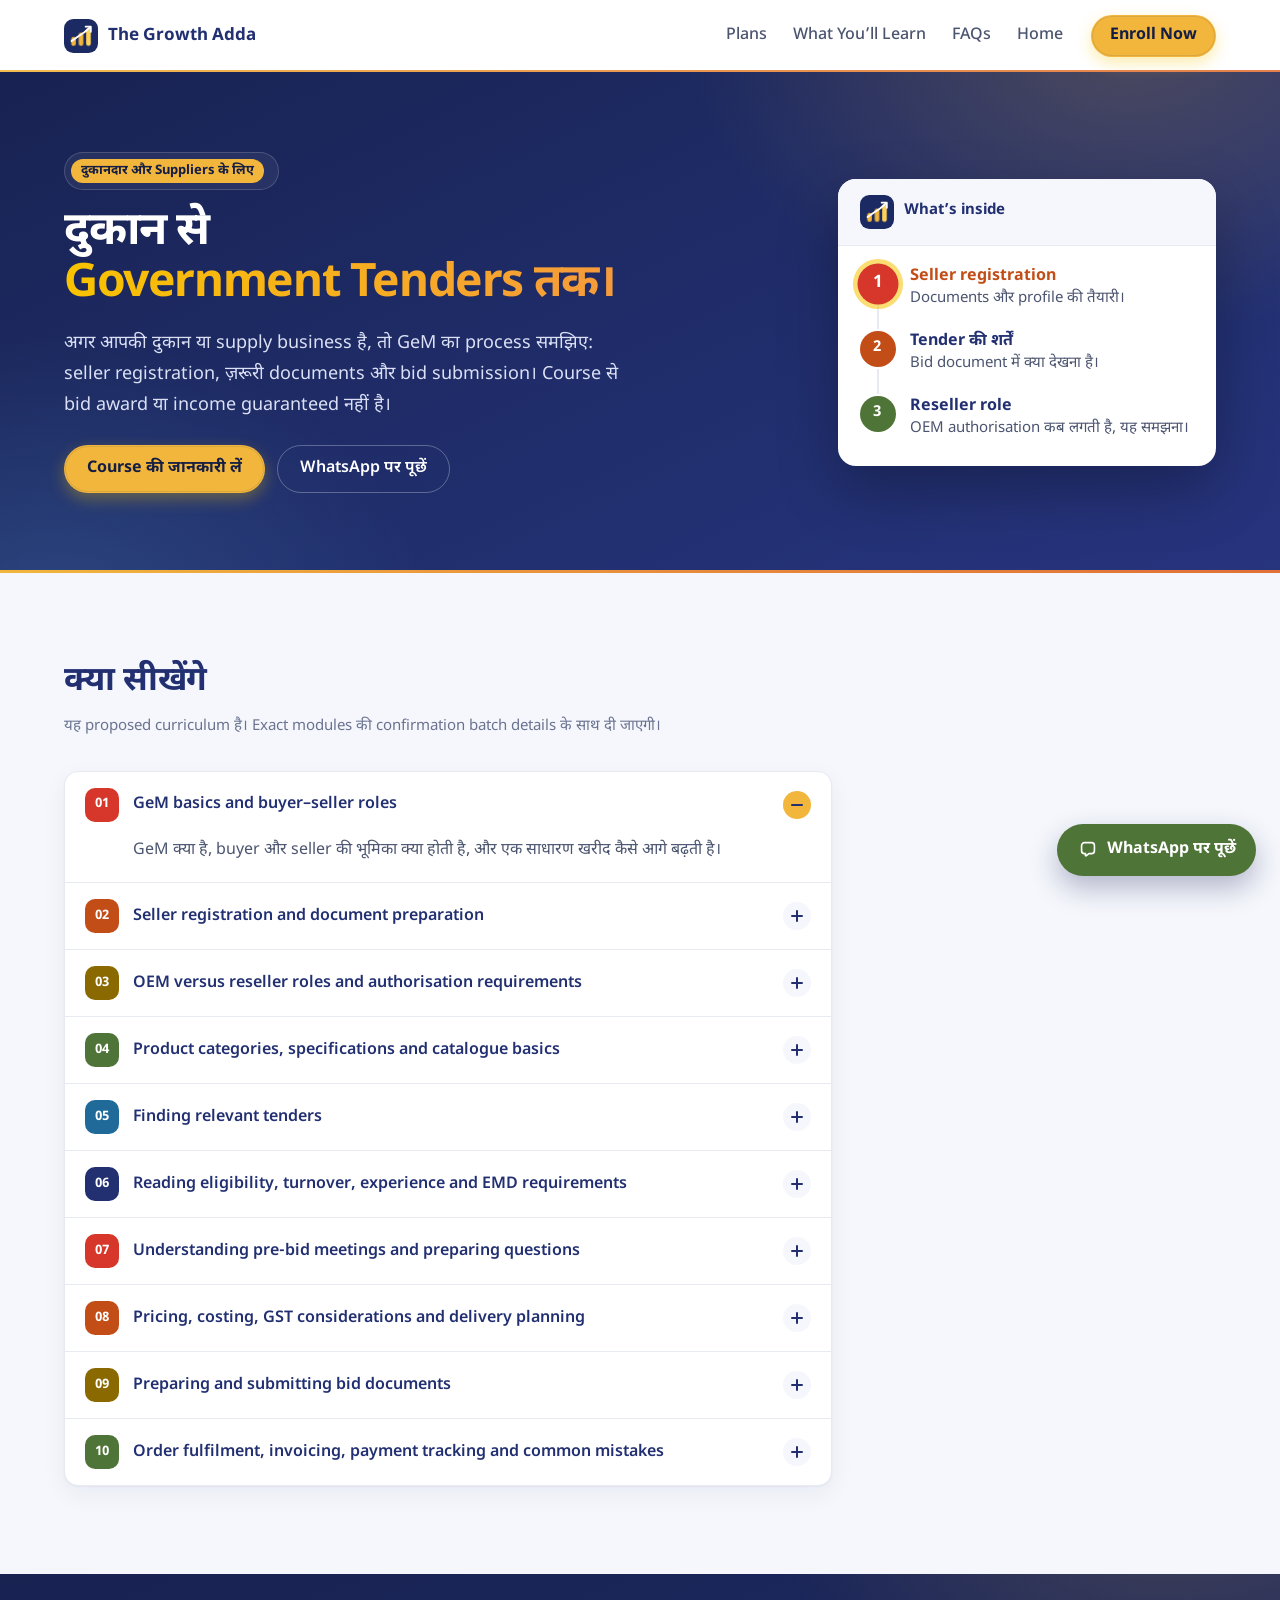
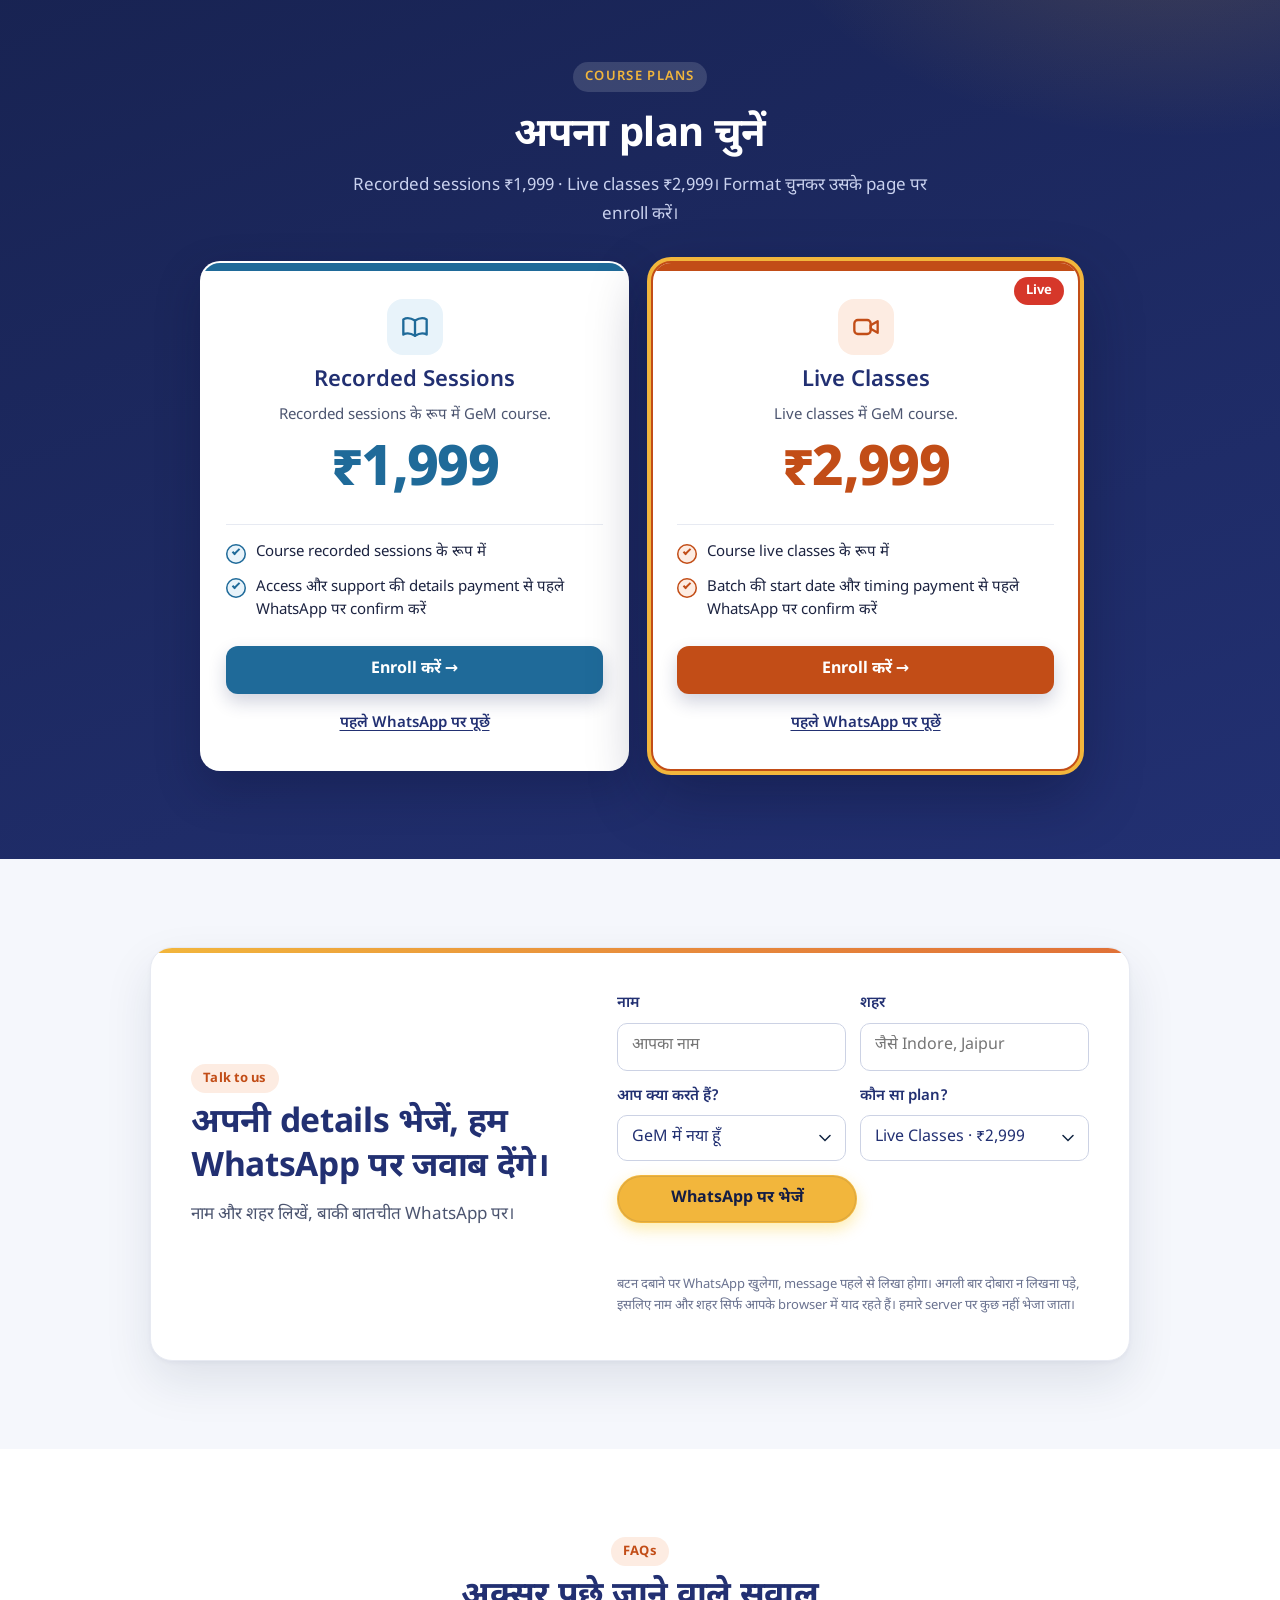
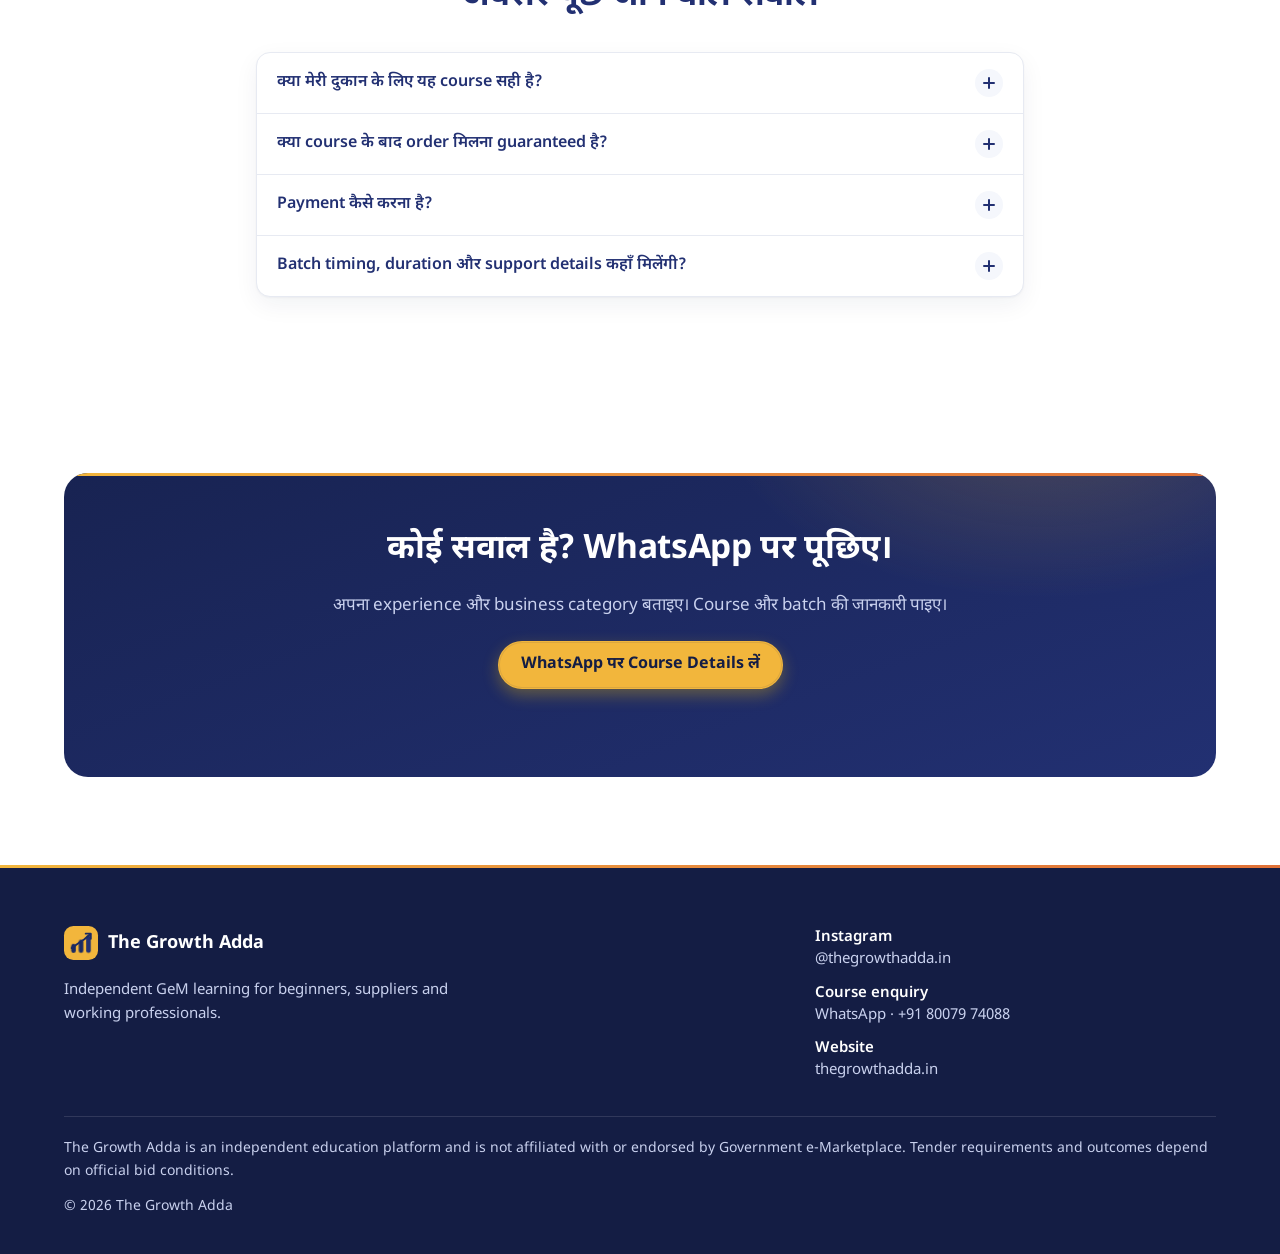
<file: shop-owners.html>
<!DOCTYPE html>
<html lang="hi">
<head>
  <meta charset="utf-8">
  <meta name="viewport" content="width=device-width, initial-scale=1, viewport-fit=cover">
  <meta name="theme-color" content="#2C3777">
  <meta name="color-scheme" content="light">
  <meta name="format-detection" content="telephone=no">
  <meta name="robots" content="index, follow, max-image-preview:large, max-snippet:-1, max-video-preview:-1">
  <meta name="author" content="The Growth Adda">
  <title>दुकानदारों के लिए GeM Course | The Growth Adda</title>
  <meta name="description" content="Shop owners और suppliers के लिए GeM का practical course। Registration, documents और bids का process.">
  <link rel="canonical" href="https://thegrowthadda.in/shop-owners.html">
  <meta property="og:type" content="website">
  <meta property="og:locale" content="hi_IN">
  <meta property="og:site_name" content="The Growth Adda">
  <meta property="og:title" content="दुकानदारों के लिए GeM Course | The Growth Adda">
  <meta property="og:description" content="Shop owners और suppliers के लिए GeM का practical course। Registration, documents और bids का process.">
  <meta property="og:url" content="https://thegrowthadda.in/shop-owners.html">
  <meta property="og:image" content="https://thegrowthadda.in/assets/og.png">
  <meta property="og:image:width" content="1200">
  <meta property="og:image:height" content="630">
  <meta name="twitter:card" content="summary_large_image">
  <meta name="twitter:title" content="दुकानदारों के लिए GeM Course | The Growth Adda">
  <meta name="twitter:description" content="Shop owners और suppliers के लिए GeM का practical course। Registration, documents और bids का process.">
  <meta name="twitter:image" content="https://thegrowthadda.in/assets/og.png">
  <link rel="icon" href="assets/favicon.svg" type="image/svg+xml">
  <link rel="preconnect" href="https://fonts.googleapis.com">
  <link rel="preconnect" href="https://fonts.gstatic.com" crossorigin>
  <link rel="stylesheet" href="https://fonts.googleapis.com/css2?family=Noto+Sans+Devanagari:wght@400;500;600;700&display=swap">
  <link rel="stylesheet" href="css/styles.css">
  <script type="application/ld+json">
{
  "@context": "https://schema.org",
  "@graph": [
    {
      "@type": "Course",
      "name": "GeM Course for Shop Owners & Suppliers",
      "description": "Shop owners और suppliers के लिए GeM का practical course। Registration, documents और bids का process.",
      "inLanguage": [
        "hi-IN",
        "en"
      ],
      "url": "https://thegrowthadda.in/shop-owners.html",
      "provider": {
        "@type": "EducationalOrganization",
        "name": "The Growth Adda",
        "url": "https://thegrowthadda.in/",
        "logo": "https://thegrowthadda.in/assets/og.png",
        "sameAs": [
          "https://www.instagram.com/thegrowthadda.in/"
        ]
      },
      "offers": [
        {
          "@type": "Offer",
          "price": "1999",
          "priceCurrency": "INR",
          "availability": "https://schema.org/InStock",
          "category": "Paid"
        },
        {
          "@type": "Offer",
          "price": "2999",
          "priceCurrency": "INR",
          "availability": "https://schema.org/InStock",
          "category": "Paid"
        }
      ]
    },
    {
      "@type": "BreadcrumbList",
      "itemListElement": [
        {
          "@type": "ListItem",
          "position": 1,
          "name": "Home",
          "item": "https://thegrowthadda.in/"
        },
        {
          "@type": "ListItem",
          "position": 2,
          "name": "GeM Course for Shop Owners & Suppliers",
          "item": "https://thegrowthadda.in/shop-owners.html"
        }
      ]
    },
    {
      "@type": "FAQPage",
      "inLanguage": "hi-IN",
      "mainEntity": [
        {
          "@type": "Question",
          "name": "क्या मेरी दुकान के लिए यह course सही है?",
          "acceptedAnswer": {
            "@type": "Answer",
            "text": "Course process सिखाता है। आपकी category में bids मिलेंगी या नहीं, यह official bid conditions पर निर्भर करता है। अपनी category WhatsApp पर बताकर पूछ सकते हैं।"
          }
        },
        {
          "@type": "Question",
          "name": "क्या course के बाद order मिलना guaranteed है?",
          "acceptedAnswer": {
            "@type": "Answer",
            "text": "नहीं। Course में process सिखाया जाता है। Participation से eligibility, tender award या income guaranteed नहीं होती। नतीजा official bid conditions, documents, pricing और buyer की evaluation पर निर्भर करता है।"
          }
        },
        {
          "@type": "Question",
          "name": "Payment कैसे करना है?",
          "acceptedAnswer": {
            "@type": "Answer",
            "text": "Plan चुनकर page पर दिए Pay बटन से Razorpay के secure checkout पर payment करें। अगर बटन अभी active नहीं है, तो WhatsApp पर payment link माँगें। Payment से पहले batch और access की details confirm करना चाहें तो WhatsApp पर पूछ सकते हैं।"
          }
        },
        {
          "@type": "Question",
          "name": "Batch timing, duration और support details कहाँ मिलेंगी?",
          "acceptedAnswer": {
            "@type": "Answer",
            "text": "इस page पर सिर्फ confirmed details दिखाई जाती हैं। Start date, duration, teaching language और support की जानकारी WhatsApp enquiry पर दी जाती है।"
          }
        }
      ]
    }
  ]
}
  </script>
</head>
<body data-source="shop-owners" data-focus-plan="live">
  <a class="skip-link" href="#main">Skip to content</a>

  <header class="site-header">
    <div class="wrap header-bar">
      <a class="brand" href="index.html">
        <svg class="brand-mark" viewBox="0 0 40 40" aria-hidden="true" focusable="false"><rect class="lm-badge" width="40" height="40" rx="11" fill="#1b2a63"/><g class="lm-bars"><rect x="8.5" y="21" width="5.4" height="10.5" rx="2.7" fill="#f2b63c"/><rect x="17.3" y="16" width="5.4" height="15.5" rx="2.7" fill="#f2b63c"/><rect x="26.1" y="11" width="5.4" height="20.5" rx="2.7" fill="#ffd25a"/></g><path class="lm-arrow" d="M9 26 L16.5 20.5 L24 15.5 L31 9.5" fill="none" stroke="#ffffff" stroke-width="2.2" stroke-linecap="round" stroke-linejoin="round"/><path class="lm-arrow-head" d="M25.5 9 L31.5 9 L31.5 15" fill="none" stroke="#ffffff" stroke-width="2.2" stroke-linecap="round" stroke-linejoin="round"/></svg>
        <span class="brand-name">The Growth Adda</span>
      </a>
      <button type="button" class="menu-toggle" aria-expanded="false" aria-controls="site-nav">
        <span class="sr-only">Open menu</span>
        <span class="menu-icon" aria-hidden="true"><span></span><span></span><span></span></span>
      </button>
      <nav id="site-nav" class="nav" aria-label="Primary">
        <ul role="list">
          <li role="listitem"><a href="#plans">Plans</a></li>
          <li role="listitem"><a href="#learn">What You’ll Learn</a></li>
          <li role="listitem"><a href="#faqs">FAQs</a></li>
          <li role="listitem"><a href="index.html">Home</a></li>
        </ul>
        <a class="btn btn-gold" href="#plans" lang="en">Enroll Now</a>
      </nav>
    </div>
  </header>

  <main id="main" tabindex="-1">
    <section class="hero" aria-labelledby="hero-title">
      <div class="wrap hero-grid">
        <div class="hero-copy">
          <p class="promo"><span class="promo-tag">दुकानदार और Suppliers के लिए</span></p>
          <h1 id="hero-title">दुकान से<br><span class="accent">Government Tenders तक।</span></h1>
          <p class="lead">अगर आपकी दुकान या supply business है, तो GeM का process समझिए: seller registration, ज़रूरी documents और bid submission। Course से bid award या income guaranteed नहीं है।</p>
          <div class="hero-actions">
            <a class="btn btn-gold" href="#plans">Course की जानकारी लें</a>
            <a class="btn btn-ghost" data-enquiry href="https://wa.me/918007974088?text=Hi%20Growth%20Adda%2C%20please%20share%20your%20GeM%20course%20fees%2C%20syllabus%20and%20upcoming%20batch%20details.">WhatsApp पर पूछें</a>
          </div>
        </div>

        <figure class="journey">
          <div class="journey-top">
            <svg class="brand-mark" viewBox="0 0 40 40" aria-hidden="true" focusable="false"><rect class="lm-badge" width="40" height="40" rx="11" fill="#1b2a63"/><g class="lm-bars"><rect x="8.5" y="21" width="5.4" height="10.5" rx="2.7" fill="#f2b63c"/><rect x="17.3" y="16" width="5.4" height="15.5" rx="2.7" fill="#f2b63c"/><rect x="26.1" y="11" width="5.4" height="20.5" rx="2.7" fill="#ffd25a"/></g><path class="lm-arrow" d="M9 26 L16.5 20.5 L24 15.5 L31 9.5" fill="none" stroke="#ffffff" stroke-width="2.2" stroke-linecap="round" stroke-linejoin="round"/><path class="lm-arrow-head" d="M25.5 9 L31.5 9 L31.5 15" fill="none" stroke="#ffffff" stroke-width="2.2" stroke-linecap="round" stroke-linejoin="round"/></svg>
            <figcaption class="journey-caption" lang="en">What’s inside</figcaption>
          </div>
          <ol class="journey-list" role="list">
            <li role="listitem">
              <span class="journey-index" aria-hidden="true">1</span>
              <div>
                <p class="journey-label">Seller registration</p>
                <p class="journey-note">Documents और profile की तैयारी।</p>
              </div>
            </li>
            <li role="listitem">
              <span class="journey-index" aria-hidden="true">2</span>
              <div>
                <p class="journey-label">Tender की शर्तें</p>
                <p class="journey-note">Bid document में क्या देखना है।</p>
              </div>
            </li>
            <li role="listitem">
              <span class="journey-index" aria-hidden="true">3</span>
              <div>
                <p class="journey-label">Reseller role</p>
                <p class="journey-note">OEM authorisation कब लगती है, यह समझना।</p>
              </div>
            </li>
          </ol>
        </figure>
      </div>
    </section>

    <section class="section section-soft" id="learn" aria-labelledby="learn-title">
      <div class="wrap">
        <div class="section-head">
          <h2 id="learn-title">क्या सीखेंगे</h2>
          <p class="note" data-curriculum-note>यह proposed curriculum है। Exact modules की confirmation batch details के साथ दी जाएगी।</p>
        </div>
        <div class="accordion" data-accordion data-curriculum></div>
      </div>
    </section>

    <section class="section offer" id="plans" aria-labelledby="plans-title">
      <div class="wrap">
        <div class="section-head on-dark">
          <p class="eyebrow" lang="en">Course plans</p>
          <h2 id="plans-title">अपना plan चुनें</h2>
          <p class="lead">Recorded sessions ₹1,999 · Live classes ₹2,999। Format चुनकर उसके page पर enroll करें।</p>
        </div>
        <div class="plans-grid" data-plans="all" data-mode="link" data-focus="live"></div>
      </div>
    </section>

    <section class="section section-soft" id="enquire" aria-labelledby="enquire-title">
      <div class="wrap">
        <div class="lead-card">
          <div class="section-head">
            <p class="eyebrow" lang="en">Talk to us</p>
            <h2 id="enquire-title">अपनी details भेजें, हम WhatsApp पर जवाब देंगे।</h2>
            <p class="lead">नाम और शहर लिखें, बाकी बातचीत WhatsApp पर।</p>
          </div>
          <div data-lead></div>
        </div>
      </div>
    </section>

    <section class="section" id="faqs" aria-labelledby="faq-title">
      <div class="wrap">
        <div class="section-head center">
          <p class="eyebrow" lang="en">FAQs</p>
          <h2 id="faq-title">अक्सर पूछे जाने वाले सवाल</h2>
        </div>
        <div class="accordion" data-accordion>
          <div class="accordion-item">
            <h3>
              <button type="button" class="accordion-button" id="faq-btn-1" aria-expanded="false" aria-controls="faq-1" data-accordion-button>
                <span class="mod-title">क्या मेरी दुकान के लिए यह course सही है?</span>
                <span class="acc-icon" aria-hidden="true"></span>
              </button>
            </h3>
            <div id="faq-1" class="accordion-panel" role="region" aria-labelledby="faq-btn-1" hidden>
              <p>Course process सिखाता है। आपकी category में bids मिलेंगी या नहीं, यह official bid conditions पर निर्भर करता है। अपनी category WhatsApp पर बताकर पूछ सकते हैं।</p>
            </div>
          </div>

          <div class="accordion-item">
            <h3>
              <button type="button" class="accordion-button" id="faq-btn-2" aria-expanded="false" aria-controls="faq-2" data-accordion-button>
                <span class="mod-title">क्या course के बाद order मिलना guaranteed है?</span>
                <span class="acc-icon" aria-hidden="true"></span>
              </button>
            </h3>
            <div id="faq-2" class="accordion-panel" role="region" aria-labelledby="faq-btn-2" hidden>
              <p>नहीं। Course में process सिखाया जाता है। Participation से eligibility, tender award या income guaranteed नहीं होती। नतीजा official bid conditions, documents, pricing और buyer की evaluation पर निर्भर करता है।</p>
            </div>
          </div>

          <div class="accordion-item">
            <h3>
              <button type="button" class="accordion-button" id="faq-btn-3" aria-expanded="false" aria-controls="faq-3" data-accordion-button>
                <span class="mod-title">Payment कैसे करना है?</span>
                <span class="acc-icon" aria-hidden="true"></span>
              </button>
            </h3>
            <div id="faq-3" class="accordion-panel" role="region" aria-labelledby="faq-btn-3" hidden>
              <p>Plan चुनकर page पर दिए Pay बटन से Razorpay के secure checkout पर payment करें। अगर बटन अभी active नहीं है, तो WhatsApp पर payment link माँगें। Payment से पहले batch और access की details confirm करना चाहें तो WhatsApp पर पूछ सकते हैं।</p>
            </div>
          </div>

          <div class="accordion-item">
            <h3>
              <button type="button" class="accordion-button" id="faq-btn-4" aria-expanded="false" aria-controls="faq-4" data-accordion-button>
                <span class="mod-title">Batch timing, duration और support details कहाँ मिलेंगी?</span>
                <span class="acc-icon" aria-hidden="true"></span>
              </button>
            </h3>
            <div id="faq-4" class="accordion-panel" role="region" aria-labelledby="faq-btn-4" hidden>
              <p>इस page पर सिर्फ confirmed details दिखाई जाती हैं। Start date, duration, teaching language और support की जानकारी WhatsApp enquiry पर दी जाती है।</p>
            </div>
          </div>
        </div>
      </div>
    </section>

    <section class="section section-follow" aria-labelledby="final-title">
      <div class="wrap cta-band">
        <h2 id="final-title">कोई सवाल है? WhatsApp पर पूछिए।</h2>
        <p class="lead">अपना experience और business category बताइए। Course और batch की जानकारी पाइए।</p>
        <div class="final-actions">
          <a class="btn btn-gold" data-enquiry href="https://wa.me/918007974088?text=Hi%20Growth%20Adda%2C%20please%20share%20your%20GeM%20course%20fees%2C%20syllabus%20and%20upcoming%20batch%20details.">WhatsApp पर Course Details लें</a>
        </div>
      </div>
    </section>
  </main>

  <footer class="site-footer">
    <div class="wrap">
      <div class="footer-top">
        <div class="footer-brand">
          <a class="footer-logo" href="index.html">
            <svg class="brand-mark" viewBox="0 0 40 40" aria-hidden="true" focusable="false"><rect class="lm-badge" width="40" height="40" rx="11" fill="#f2b63c"/><g class="lm-bars"><rect x="8.5" y="21" width="5.4" height="10.5" rx="2.7" fill="#1b2a63"/><rect x="17.3" y="16" width="5.4" height="15.5" rx="2.7" fill="#1b2a63"/><rect x="26.1" y="11" width="5.4" height="20.5" rx="2.7" fill="#223072"/></g><path class="lm-arrow" d="M9 26 L16.5 20.5 L24 15.5 L31 9.5" fill="none" stroke="#1b2a63" stroke-width="2.2" stroke-linecap="round" stroke-linejoin="round"/><path class="lm-arrow-head" d="M25.5 9 L31.5 9 L31.5 15" fill="none" stroke="#1b2a63" stroke-width="2.2" stroke-linecap="round" stroke-linejoin="round"/></svg>
            <span>The Growth Adda</span>
          </a>
          <p class="footer-tag">Independent GeM learning for beginners, suppliers and working professionals.</p>
        </div>
        <nav class="footer-nav" aria-label="Contact">
          <ul class="footer-links">
            <li>
              <a data-instagram href="https://www.instagram.com/thegrowthadda.in/" target="_blank" rel="noopener noreferrer">
                <span>Instagram</span>
                <span class="footer-meta">@thegrowthadda.in<span class="sr-only"> (opens in new tab)</span></span>
              </a>
            </li>
            <li>
              <a data-enquiry href="https://wa.me/918007974088?text=Hi%20Growth%20Adda%2C%20please%20share%20your%20GeM%20course%20fees%2C%20syllabus%20and%20upcoming%20batch%20details.">
                <span>Course enquiry</span>
                <span class="footer-meta">WhatsApp · <span data-phone>+91 80079 74088</span></span>
              </a>
            </li>
            <li>
              <a href="index.html">
                <span>Website</span>
                <span class="footer-meta">thegrowthadda.in</span>
              </a>
            </li>
          </ul>
          <ul class="legal" data-legal hidden></ul>
        </nav>
      </div>
      <p class="disclaimer" lang="en">The Growth Adda is an independent education platform and is not affiliated with or endorsed by Government e-Marketplace. Tender requirements and outcomes depend on official bid conditions.</p>
      <p class="copyright">© <span data-year>2026</span> The Growth Adda</p>
    </div>
  </footer>

  <div class="sticky-cta" role="region" aria-label="Enroll">
    <div class="wrap">
      <a class="btn btn-gold" href="#plans" lang="en">Enroll Now</a>
    </div>
  </div>

  <script src="js/config.js"></script>
  <script src="js/main.js"></script>
  <script src="js/interactive.js"></script>
</body>
</html>
</file>
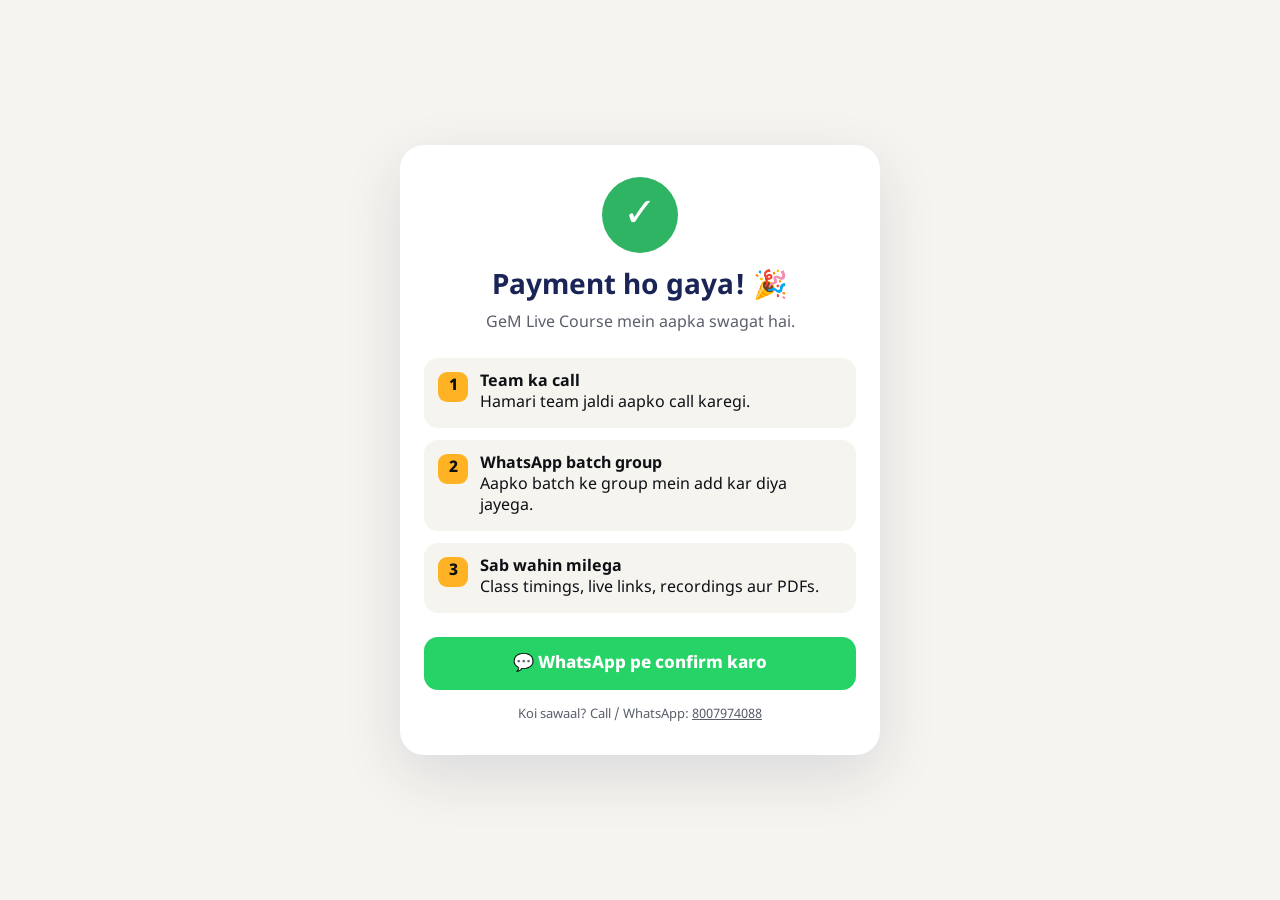
<file: thank-you.html>
<!DOCTYPE html>
<html lang="hi">
<head>
  <meta charset="utf-8">
  <meta name="viewport" content="width=device-width, initial-scale=1">
  <meta name="robots" content="noindex, nofollow">
  <meta name="theme-color" content="#1a2456">
  <title>Payment Successful | The Growth Adda</title>
  <link rel="icon" href="assets/favicon.svg" type="image/svg+xml">
  <link rel="preconnect" href="https://fonts.googleapis.com">
  <link rel="preconnect" href="https://fonts.gstatic.com" crossorigin>
  <link rel="stylesheet" href="https://fonts.googleapis.com/css2?family=Noto+Sans+Devanagari:wght@400;600;700;800&display=swap">
  <!-- Meta Pixel: Purchase fires once per browser session (Razorpay redirects here after a successful payment) -->
  <script>
    !function(f,b,e,v,n,t,s){if(f.fbq)return;n=f.fbq=function(){n.callMethod?n.callMethod.apply(n,arguments):n.queue.push(arguments)};
    if(!f._fbq)f._fbq=n;n.push=n;n.loaded=!0;n.version='2.0';n.queue=[];t=b.createElement(e);t.async=!0;
    t.src=v;s=b.getElementsByTagName(e)[0];s.parentNode.insertBefore(t,s)}(window,document,'script','https://connect.facebook.net/en_US/fbevents.js');
    fbq('init', '1121105617218977');
    fbq('track', 'PageView');
    (function () {
      var key = 'tga_purchase_tracked', done = false;
      try { done = sessionStorage.getItem(key) === '1'; } catch (e) {}
      if (!done) {
        fbq('track', 'Purchase', { content_name: 'GeM Live Course', value: 2999, currency: 'INR', num_items: 1 });
        try { sessionStorage.setItem(key, '1'); } catch (e) {}
      }
    })();
  </script>
  <style>
    :root { --navy: #1a2456; --amber: #FFB224; --green: #2FB463; --ink: #0E1016; --muted: #5A5F6B; }
    * { box-sizing: border-box; margin: 0; padding: 0; }
    body { font-family: "Noto Sans Devanagari", system-ui, sans-serif; background: #F6F4EF; color: var(--ink); min-height: 100vh;
      display: flex; align-items: center; justify-content: center; padding: 24px 16px; }
    .card { width: 100%; max-width: 480px; background: #fff; border-radius: 24px; padding: 32px 24px; text-align: center;
      box-shadow: 0 20px 60px rgba(26, 36, 86, .12); }
    .tick { width: 76px; height: 76px; border-radius: 50%; background: var(--green); color: #fff; font-size: 40px; font-weight: 800;
      display: flex; align-items: center; justify-content: center; margin: 0 auto 18px; }
    h1 { font-size: 28px; line-height: 1.2; color: var(--navy); }
    .sub { color: var(--muted); margin-top: 8px; font-size: 16px; }
    ol { list-style: none; text-align: left; margin: 24px 0; display: grid; gap: 12px; }
    li { display: flex; gap: 12px; align-items: flex-start; background: #F6F4EF; border-radius: 14px; padding: 14px; font-size: 16px; }
    li b { display: block; }
    li span.n { flex: none; width: 30px; height: 30px; border-radius: 9px; background: var(--amber); font-weight: 800; display: flex;
      align-items: center; justify-content: center; }
    .wa { display: block; background: #25D366; color: #fff; text-decoration: none; font-weight: 800; padding: 15px; border-radius: 14px; font-size: 17px; }
    .fine { color: var(--muted); font-size: 13px; margin-top: 16px; }
    .fine a { color: inherit; }
  </style>
</head>
<body>
  <main class="card">
    <div class="tick">✓</div>
    <h1>Payment ho gaya! 🎉</h1>
    <p class="sub">GeM Live Course mein aapka swagat hai.</p>
    <ol>
      <li><span class="n">1</span><div><b>Team ka call</b>Hamari team jaldi aapko call karegi.</div></li>
      <li><span class="n">2</span><div><b>WhatsApp batch group</b>Aapko batch ke group mein add kar diya jayega.</div></li>
      <li><span class="n">3</span><div><b>Sab wahin milega</b>Class timings, live links, recordings aur PDFs.</div></li>
    </ol>
    <a class="wa" href="https://wa.me/918007974088?text=Namaste%2C%20maine%20GeM%20Live%20Course%20ka%20payment%20kar%20diya%20hai." target="_blank" rel="noopener">💬 WhatsApp pe confirm karo</a>
    <p class="fine">Koi sawaal? Call / WhatsApp: <a href="tel:+918007974088">8007974088</a></p>
  </main>
</body>
</html>
</file>
<file: css/styles.css>
:root {
  /* GeM-inspired palette, used with restraint: deep indigo base + warm gold,
     with sky/green/orange/red reserved for category accents. */
  --navy: #223072;
  --navy-2: #32408a;
  --deep: #141d44;
  --ink: #1c2340;
  --muted: #4c5570;
  --subtle: #6b7390;
  --line: #e7eaf2;
  --line-strong: #ccd2e4;
  --bg: #ffffff;
  --bg-soft: #f5f7fc;
  --gold: #f2b63c;
  --gold-hover: #e4a52c;
  --gold-soft: #fdf1d4;
  --gold-ink: #6f5410;
  --on-navy: #c9d1ee;

  --sky: #5da9d6;
  --sky-soft: #e8f3fa;
  --sky-ink: #1f6a99;
  --green: #5c8542;
  --green-strong: #4f7438;
  --green-soft: #ecf4e5;
  --orange: #e07137;
  --orange-strong: #c24d17;
  --orange-soft: #fdece2;
  --red: #d6372a;
  --red-soft: #fce8e6;
  /* warm two-stop accent for thin brand lines (replaces the old 6-colour rainbow) */
  --stripe: linear-gradient(90deg, #f2b63c 0%, #e78a3c 55%, #e07137 100%);
  --pad: 20px;
  --max: 1160px;
  --header: 64px;
  --radius: 14px;
  --radius-sm: 10px;
  --shadow: 0 1px 2px rgba(15, 35, 64, 0.04), 0 8px 24px rgba(15, 35, 64, 0.06);
  --shadow-lg: 0 2px 4px rgba(15, 35, 64, 0.04), 0 20px 48px rgba(15, 35, 64, 0.1);
  --font: "Noto Sans Devanagari", "Kohinoor Devanagari", "Nirmala UI", "Mangal", system-ui, sans-serif;
}

@media (min-width: 768px) {
  :root { --pad: 40px; }
}
@media (min-width: 1024px) {
  :root { --pad: 64px; --header: 72px; }
}

*,
*::before,
*::after { box-sizing: border-box; }

html {
  background: var(--bg);
  scroll-behavior: smooth;
  -webkit-text-size-adjust: 100%;
  text-size-adjust: 100%;
}

body {
  margin: 0;
  background: var(--bg);
  color: var(--ink);
  font-family: var(--font);
  font-size: 1rem;
  line-height: 1.65;
  overflow-wrap: break-word;
  overflow-x: clip;
  -webkit-font-smoothing: antialiased;
}

h1, h2, h3, p, figure, dl, dd, ul, ol, blockquote { margin: 0; }
ul, ol { padding: 0; }
img, svg, video { max-width: 100%; display: block; }
button, input, select { font: inherit; color: inherit; }
button { background: transparent; border: 0; padding: 0; cursor: pointer; }
a { color: var(--navy); }
a, button { touch-action: manipulation; }

[hidden] { display: none !important; }

:focus:not(:focus-visible) { outline: none; }
:focus-visible { outline: 2px solid var(--navy); outline-offset: 3px; }
.offer :focus-visible,
.site-footer :focus-visible { outline-color: var(--gold); }

::selection { background: var(--gold); color: var(--navy); }

.sr-only {
  position: absolute;
  width: 1px;
  height: 1px;
  padding: 0;
  margin: -1px;
  overflow: hidden;
  clip: rect(0, 0, 0, 0);
  white-space: nowrap;
  border: 0;
}

/* ====================================================================
   Courses Page Styles
   ==================================================================== */

.course-cards {
  display: grid;
  gap: 2rem;
  margin-top: 2.5rem;
}

@media (min-width: 768px) {
  .course-cards {
    grid-template-columns: repeat(auto-fit, minmax(340px, 1fr));
  }
}

.course-card {
  position: relative;
  background: var(--bg);
  border: 2px solid var(--line);
  border-radius: var(--radius);
  padding: 2rem;
  transition: all 0.3s ease;
  display: flex;
  flex-direction: column;
}

.course-card:hover {
  border-color: var(--gold);
  box-shadow: var(--shadow-lg);
  transform: translateY(-4px);
}

.course-card.featured {
  border-color: var(--gold);
  background: linear-gradient(135deg, var(--bg) 0%, var(--gold-soft) 100%);
}

.course-badge {
  position: absolute;
  top: -12px;
  right: 1.5rem;
  background: var(--gold);
  color: var(--deep);
  font-size: 0.875rem;
  font-weight: 600;
  padding: 0.375rem 1rem;
  border-radius: 20px;
  box-shadow: var(--shadow);
}

.course-header h3 {
  font-size: 1.75rem;
  font-weight: 700;
  color: var(--navy);
  margin-bottom: 0.75rem;
}

.course-desc {
  color: var(--muted);
  font-size: 1rem;
  line-height: 1.6;
  margin-bottom: 1.5rem;
}

.course-body {
  flex: 1;
  margin-bottom: 1.5rem;
}

.course-price {
  display: flex;
  align-items: baseline;
  gap: 0.75rem;
  margin-bottom: 1rem;
  padding: 0.75rem 0;
  border-bottom: 1px solid var(--line);
}

.course-price:last-of-type {
  border-bottom: none;
}

.price-amount {
  font-size: 2rem;
  font-weight: 700;
  color: var(--navy);
}

.price-label {
  font-size: 0.875rem;
  color: var(--muted);
  font-weight: 500;
}

.course-features {
  list-style: none;
  margin-top: 1.5rem;
}

.course-features li {
  padding: 0.5rem 0;
  color: var(--ink);
  font-size: 0.9375rem;
  line-height: 1.6;
}

.course-footer {
  display: flex;
  flex-direction: column;
  gap: 0.75rem;
  margin-top: auto;
}

.btn-block {
  width: 100%;
  text-align: center;
}

/* Format Grid */
.format-grid {
  display: grid;
  gap: 2rem;
  margin-top: 2.5rem;
}

@media (min-width: 768px) {
  .format-grid {
    grid-template-columns: repeat(2, 1fr);
  }
}

.format-card {
  position: relative;
  background: var(--bg);
  border: 2px solid var(--line);
  border-radius: var(--radius);
  padding: 2.5rem 2rem;
  text-align: center;
  transition: all 0.3s ease;
}

.format-card:hover {
  border-color: var(--gold);
  transform: translateY(-4px);
  box-shadow: var(--shadow-lg);
}

.format-card.featured {
  border-color: var(--gold);
  background: linear-gradient(135deg, var(--bg) 0%, var(--gold-soft) 100%);
}

.format-badge {
  position: absolute;
  top: -12px;
  left: 50%;
  transform: translateX(-50%);
  background: var(--gold);
  color: var(--deep);
  font-size: 0.875rem;
  font-weight: 600;
  padding: 0.375rem 1.25rem;
  border-radius: 20px;
  box-shadow: var(--shadow);
}

.format-icon {
  font-size: 3rem;
  margin-bottom: 1rem;
}

.format-card h3 {
  font-size: 1.5rem;
  font-weight: 700;
  color: var(--navy);
  margin-bottom: 0.5rem;
}

.format-price {
  font-size: 2rem;
  font-weight: 700;
  color: var(--gold);
  margin: 1rem 0;
}

.format-card p {
  color: var(--muted);
  margin-bottom: 1.5rem;
}

.format-card ul {
  list-style: none;
  text-align: left;
  margin: 1.5rem 0;
}

.format-card li {
  padding: 0.5rem 0;
  color: var(--ink);
}

.btn-outline {
  background: transparent;
  border: 2px solid var(--navy);
  color: var(--navy);
  padding: 0.875rem 2rem;
  border-radius: 12px;
  font-weight: 600;
  text-decoration: none;
  display: inline-block;
  transition: all 0.2s;
}

.btn-outline:hover {
  background: var(--navy);
  color: var(--bg);
}

/* Comparison Table */
.comparison-table-wrap {
  overflow-x: auto;
  margin-top: 2rem;
}

.comparison-table {
  width: 100%;
  border-collapse: collapse;
  background: var(--bg);
  border-radius: var(--radius);
  overflow: hidden;
  box-shadow: var(--shadow);
}

.comparison-table th,
.comparison-table td {
  padding: 1.25rem 1.5rem;
  text-align: left;
  border-bottom: 1px solid var(--line);
}

.comparison-table th {
  background: var(--navy);
  color: var(--bg);
  font-weight: 600;
  font-size: 1rem;
}

.comparison-table tbody tr:hover {
  background: var(--bg-soft);
}

.comparison-table tbody tr:last-child td {
  border-bottom: none;
}

/* Benefits Grid */
.benefits-grid {
  display: grid;
  gap: 2rem;
  margin-top: 2.5rem;
}

@media (min-width: 640px) {
  .benefits-grid {
    grid-template-columns: repeat(2, 1fr);
  }
}

@media (min-width: 1024px) {
  .benefits-grid {
    grid-template-columns: repeat(3, 1fr);
  }
}

.benefit-card {
  background: var(--bg);
  border: 1px solid var(--line);
  border-radius: var(--radius-sm);
  padding: 2rem 1.5rem;
  text-align: center;
  transition: all 0.3s ease;
}

.benefit-card:hover {
  border-color: var(--gold);
  box-shadow: var(--shadow);
  transform: translateY(-2px);
}

.benefit-icon {
  font-size: 2.5rem;
  margin-bottom: 1rem;
}

.benefit-card h3 {
  font-size: 1.25rem;
  font-weight: 600;
  color: var(--navy);
  margin-bottom: 0.75rem;
}

.benefit-card p {
  color: var(--muted);
  font-size: 0.9375rem;
  line-height: 1.6;
}

/* Masterclass Details */
.lead-card.special {
  background: linear-gradient(135deg, var(--navy) 0%, var(--navy-2) 100%);
  color: var(--bg);
  padding: 3rem 2rem;
  border-radius: var(--radius);
}

.lead-card.special .section-head {
  color: var(--bg);
}

.lead-card.special .eyebrow {
  color: var(--gold);
}

.lead-card.special h2 {
  color: var(--bg);
}

.lead-card.special .lead {
  color: var(--on-navy);
}

.masterclass-details {
  display: grid;
  gap: 1.5rem;
  margin: 2rem 0;
  max-width: 600px;
  margin-left: auto;
  margin-right: auto;
}

@media (min-width: 640px) {
  .masterclass-details {
    grid-template-columns: repeat(3, 1fr);
  }
}

.detail-item {
  background: rgba(255, 255, 255, 0.1);
  padding: 1.25rem;
  border-radius: var(--radius-sm);
  text-align: center;
  backdrop-filter: blur(10px);
}

.detail-item strong {
  display: block;
  font-size: 1.75rem;
  margin-bottom: 0.5rem;
}

.masterclass-actions {
  display: flex;
  flex-wrap: wrap;
  gap: 1rem;
  justify-content: center;
  margin-top: 2rem;
}

.section-head.center {
  text-align: center;
  max-width: 800px;
  margin-left: auto;
  margin-right: auto;
}

/* ====================================================================
   Landing Page Styles
   ==================================================================== */

.lp-header {
  background: var(--bg);
  border-bottom: 1px solid var(--line);
  position: sticky;
  top: 0;
  z-index: 100;
  box-shadow: 0 2px 8px rgba(0, 0, 0, 0.05);
}

.header-cta {
  display: none;
}

@media (min-width: 768px) {
  .header-cta {
    display: block;
  }
}

/* Landing Page Hero - More Attractive */
.lp-hero {
  background: linear-gradient(135deg, #1a2456 0%, #2C3777 50%, #1a2456 100%);
  color: var(--bg);
  padding: 5rem 0 6rem;
  position: relative;
  overflow: hidden;
}

.lp-hero::before {
  content: '';
  position: absolute;
  top: -50%;
  right: -20%;
  width: 80%;
  height: 200%;
  background: radial-gradient(ellipse at center, rgba(242, 182, 60, 0.15), transparent 60%);
  animation: pulse 8s ease-in-out infinite;
  pointer-events: none;
}

@keyframes pulse {
  0%, 100% { opacity: 0.3; transform: scale(1); }
  50% { opacity: 0.6; transform: scale(1.1); }
}

.lp-hero-content {
  position: relative;
  z-index: 1;
  max-width: 900px;
  margin: 0 auto;
  text-align: center;
}

.trust-badge {
  display: inline-flex;
  align-items: center;
  gap: 0.625rem;
  background: linear-gradient(135deg, rgba(242, 182, 60, 0.2), rgba(242, 182, 60, 0.1));
  backdrop-filter: blur(10px);
  padding: 0.625rem 1.5rem;
  border-radius: 50px;
  font-size: 0.9375rem;
  font-weight: 600;
  margin-bottom: 2rem;
  border: 1px solid rgba(242, 182, 60, 0.3);
  box-shadow: 0 4px 20px rgba(242, 182, 60, 0.2);
}

.badge-icon {
  font-size: 1.125rem;
  animation: bounce 2s ease-in-out infinite;
}

@keyframes bounce {
  0%, 100% { transform: translateY(0); }
  50% { transform: translateY(-4px); }
}

.lp-hero h1 {
  font-size: 2.75rem;
  line-height: 1.15;
  margin-bottom: 1.5rem;
  font-weight: 700;
  text-shadow: 0 2px 20px rgba(0, 0, 0, 0.3);
}

@media (min-width: 768px) {
  .lp-hero h1 {
    font-size: 3.75rem;
  }
}

.lp-hero .accent {
  background: linear-gradient(135deg, #f2b63c 0%, #ffd25a 100%);
  -webkit-background-clip: text;
  -webkit-text-fill-color: transparent;
  background-clip: text;
  display: block;
  margin-top: 0.5rem;
}

.lp-lead {
  font-size: 1.25rem;
  line-height: 1.7;
  color: rgba(255, 255, 255, 0.9);
  margin-bottom: 2.5rem;
  max-width: 700px;
  margin-left: auto;
  margin-right: auto;
}

.lp-benefits-quick {
  display: flex;
  flex-wrap: wrap;
  gap: 1.5rem;
  justify-content: center;
  margin-bottom: 3rem;
}

.quick-benefit {
  display: flex;
  align-items: center;
  gap: 0.625rem;
  font-size: 1rem;
  font-weight: 500;
  background: rgba(255, 255, 255, 0.1);
  padding: 0.75rem 1.25rem;
  border-radius: 50px;
  border: 1px solid rgba(255, 255, 255, 0.2);
}

.qb-icon {
  font-size: 1.375rem;
}

.lp-hero-actions {
  display: flex;
  flex-direction: column;
  gap: 1rem;
  align-items: center;
  margin-bottom: 2rem;
}

@media (min-width: 640px) {
  .lp-hero-actions {
    flex-direction: row;
    justify-content: center;
  }
}

.btn-lg {
  padding: 1.25rem 3rem;
  font-size: 1.25rem;
  font-weight: 600;
  border-radius: 50px;
  box-shadow: 0 8px 30px rgba(0, 0, 0, 0.3);
  transition: all 0.3s ease;
  position: relative;
  overflow: hidden;
}

.btn-lg::before {
  content: '';
  position: absolute;
  top: 50%;
  left: 50%;
  width: 0;
  height: 0;
  border-radius: 50%;
  background: rgba(255, 255, 255, 0.2);
  transform: translate(-50%, -50%);
  transition: width 0.6s, height 0.6s;
}

.btn-lg:hover::before {
  width: 300px;
  height: 300px;
}

.btn-lg:hover {
  transform: translateY(-2px);
  box-shadow: 0 12px 40px rgba(242, 182, 60, 0.4);
}

.btn-subtext {
  font-size: 0.875rem;
  opacity: 0.9;
  font-weight: 500;
}

.guarantee-badge {
  display: flex;
  align-items: center;
  justify-content: center;
  gap: 0.75rem;
  font-size: 0.9375rem;
  color: rgba(255, 255, 255, 0.8);
}

.gb-icon {
  font-size: 1.25rem;
}

/* Social Proof Section */
.lp-social-proof {
  background: var(--bg);
  padding: 3rem 0;
  border-bottom: 1px solid var(--line);
}

.stats-row {
  display: grid;
  grid-template-columns: repeat(2, 1fr);
  gap: 2rem;
  max-width: 900px;
  margin: 0 auto;
}

@media (min-width: 768px) {
  .stats-row {
    grid-template-columns: repeat(4, 1fr);
  }
}

.stat-item {
  text-align: center;
  padding: 1rem;
}

.stat-number {
  font-size: 2.5rem;
  font-weight: 700;
  color: var(--gold);
  margin-bottom: 0.5rem;
}

.stat-label {
  font-size: 0.9375rem;
  color: var(--muted);
  font-weight: 500;
}

/* Features Grid */
.lp-features-grid {
  display: grid;
  gap: 2rem;
  margin-top: 3rem;
}

@media (min-width: 640px) {
  .lp-features-grid {
    grid-template-columns: repeat(2, 1fr);
  }
}

@media (min-width: 1024px) {
  .lp-features-grid {
    grid-template-columns: repeat(3, 1fr);
  }
}

.lp-feature {
  background: var(--bg);
  border: 2px solid var(--line);
  border-radius: var(--radius);
  padding: 2rem;
  text-align: center;
  transition: all 0.3s ease;
}

.lp-feature:hover {
  border-color: var(--gold);
  transform: translateY(-4px);
  box-shadow: var(--shadow-lg);
}

.lp-feature-icon {
  font-size: 3rem;
  margin-bottom: 1rem;
}

.lp-feature h3 {
  font-size: 1.25rem;
  font-weight: 600;
  color: var(--navy);
  margin-bottom: 0.75rem;
}

.lp-feature p {
  color: var(--muted);
  font-size: 0.9375rem;
  line-height: 1.6;
}

/* Curriculum Grid */
.lp-curriculum-grid {
  display: grid;
  gap: 1.5rem;
  margin-top: 3rem;
}

@media (min-width: 640px) {
  .lp-curriculum-grid {
    grid-template-columns: repeat(2, 1fr);
  }
}

@media (min-width: 1024px) {
  .lp-curriculum-grid {
    grid-template-columns: repeat(3, 1fr);
  }
}

.curriculum-module {
  background: var(--bg);
  border: 1px solid var(--line);
  border-radius: var(--radius-sm);
  padding: 1.75rem 1.5rem;
  transition: all 0.3s ease;
}

.curriculum-module:hover {
  border-color: var(--gold);
  box-shadow: var(--shadow);
}

.module-number {
  display: inline-block;
  background: var(--gold-soft);
  color: var(--gold-ink);
  font-weight: 700;
  font-size: 0.875rem;
  padding: 0.375rem 0.875rem;
  border-radius: 6px;
  margin-bottom: 1rem;
}

.curriculum-module h3 {
  font-size: 1.125rem;
  font-weight: 600;
  color: var(--navy);
  margin-bottom: 0.5rem;
}

.curriculum-module p {
  color: var(--muted);
  font-size: 0.9375rem;
  line-height: 1.6;
}

/* Pricing Section - Ultra Attractive */
.lp-pricing {
  background: linear-gradient(180deg, #0f1937 0%, #1a2456 50%, #0f1937 100%);
  padding: 5rem 0;
  position: relative;
  overflow: hidden;
}

.lp-pricing::before {
  content: '';
  position: absolute;
  top: 0;
  left: 0;
  right: 0;
  height: 1px;
  background: linear-gradient(90deg, transparent, rgba(242, 182, 60, 0.5), transparent);
}

.section-head.on-dark {
  color: var(--bg);
}

.section-head.on-dark .eyebrow {
  color: var(--gold);
  font-weight: 600;
  text-transform: uppercase;
  letter-spacing: 0.1em;
}

.section-head.on-dark h2 {
  color: var(--bg);
  font-size: 2.5rem;
  margin-top: 0.5rem;
}

.section-head.on-dark .lead {
  color: rgba(255, 255, 255, 0.8);
}

.lp-pricing-grid {
  display: grid;
  gap: 2rem;
  margin-top: 3.5rem;
  max-width: 1100px;
  margin-left: auto;
  margin-right: auto;
}

@media (min-width: 768px) {
  .lp-pricing-grid {
    grid-template-columns: repeat(2, 1fr);
    gap: 2.5rem;
  }
}

.lp-price-card {
  position: relative;
  background: linear-gradient(135deg, #ffffff 0%, #f8f9fc 100%);
  border: 3px solid rgba(242, 182, 60, 0.3);
  border-radius: 24px;
  padding: 2.5rem 2rem;
  display: flex;
  flex-direction: column;
  transition: all 0.4s cubic-bezier(0.4, 0, 0.2, 1);
  box-shadow: 0 10px 40px rgba(0, 0, 0, 0.2);
}

.lp-price-card:hover {
  transform: translateY(-8px);
  border-color: var(--gold);
  box-shadow: 0 20px 60px rgba(242, 182, 60, 0.3), 0 0 0 1px rgba(242, 182, 60, 0.1);
}

.lp-price-card.featured {
  border-color: var(--gold);
  border-width: 4px;
  background: linear-gradient(135deg, #fffdf7 0%, #fff9ed 100%);
  transform: scale(1.05);
  box-shadow: 0 20px 60px rgba(242, 182, 60, 0.4), 0 0 0 1px var(--gold);
}

.lp-price-card.featured:hover {
  transform: translateY(-8px) scale(1.05);
}

.popular-badge {
  position: absolute;
  top: -18px;
  left: 50%;
  transform: translateX(-50%);
  background: linear-gradient(135deg, var(--gold) 0%, #ffd25a 100%);
  color: var(--deep);
  font-size: 0.875rem;
  font-weight: 700;
  padding: 0.625rem 2rem;
  border-radius: 50px;
  box-shadow: 0 4px 20px rgba(242, 182, 60, 0.5);
  text-transform: uppercase;
  letter-spacing: 0.05em;
  animation: wiggle 3s ease-in-out infinite;
}

@keyframes wiggle {
  0%, 100% { transform: translateX(-50%) rotate(0deg); }
  25% { transform: translateX(-50%) rotate(-2deg); }
  75% { transform: translateX(-50%) rotate(2deg); }
}

.price-header {
  text-align: center;
  padding-bottom: 2rem;
  border-bottom: 2px solid rgba(44, 55, 119, 0.1);
  margin-bottom: 2rem;
}

.price-header h3 {
  font-size: 1.75rem;
  font-weight: 700;
  color: var(--navy);
  margin-bottom: 1.25rem;
}

.price-tag {
  font-size: 3.5rem;
  font-weight: 800;
  background: linear-gradient(135deg, var(--gold) 0%, #e4a52c 100%);
  -webkit-background-clip: text;
  -webkit-text-fill-color: transparent;
  background-clip: text;
  margin-bottom: 0.5rem;
  line-height: 1;
}

.price-desc {
  color: var(--muted);
  font-size: 1.0625rem;
  font-weight: 500;
}

.price-features {
  list-style: none;
  flex: 1;
  margin-bottom: 2rem;
}

.price-features li {
  padding: 1rem 0;
  color: var(--ink);
  font-size: 1rem;
  line-height: 1.6;
  border-bottom: 1px solid rgba(44, 55, 119, 0.08);
  display: flex;
  align-items: center;
  gap: 0.75rem;
}

.price-features li::before {
  content: '✓';
  color: #5c8542;
  font-weight: 700;
  font-size: 1.25rem;
  flex-shrink: 0;
}

.price-features li:last-child {
  border-bottom: none;
}

.price-action {
  text-align: center;
}

.price-action .btn {
  font-weight: 700;
  font-size: 1.25rem;
  padding: 1.25rem 2.5rem;
  border-radius: 50px;
  box-shadow: 0 8px 30px rgba(242, 182, 60, 0.4);
  transition: all 0.3s ease;
  position: relative;
  overflow: hidden;
  text-transform: uppercase;
  letter-spacing: 0.05em;
}

.price-action .btn-gold {
  background: linear-gradient(135deg, var(--gold) 0%, #ffd25a 100%);
  border: none;
  color: var(--deep);
  font-weight: 800;
}

.price-action .btn::before {
  content: '💳';
  position: absolute;
  left: 1.5rem;
  font-size: 1.25rem;
  transition: transform 0.3s ease;
}

.price-action .btn:hover::before {
  transform: scale(1.2) rotate(10deg);
}

.price-action .btn:hover {
  transform: translateY(-2px) scale(1.02);
  box-shadow: 0 12px 40px rgba(242, 182, 60, 0.5);
}

.price-note {
  margin-top: 1rem;
  font-size: 0.875rem;
  color: var(--muted);
}

.guarantee-section {
  margin-top: 3.5rem;
  max-width: 800px;
  margin-left: auto;
  margin-right: auto;
}

.guarantee-box {
  background: rgba(255, 255, 255, 0.08);
  backdrop-filter: blur(10px);
  border: 2px solid rgba(242, 182, 60, 0.3);
  border-radius: 20px;
  padding: 2.5rem;
  display: flex;
  align-items: center;
  gap: 1.5rem;
  text-align: left;
}

.guarantee-icon {
  font-size: 3rem;
  flex-shrink: 0;
  animation: pulse 2s ease-in-out infinite;
}

.guarantee-content h3 {
  color: var(--bg);
  font-size: 1.375rem;
  font-weight: 600;
  margin-bottom: 0.75rem;
}

.guarantee-content p {
  color: rgba(255, 255, 255, 0.85);
  font-size: 1rem;
  line-height: 1.7;
}

/* FAQ Grid */
.faq-grid {
  display: grid;
  gap: 2rem;
  margin-top: 3rem;
  max-width: 900px;
  margin-left: auto;
  margin-right: auto;
}

@media (min-width: 768px) {
  .faq-grid {
    grid-template-columns: repeat(2, 1fr);
  }
}

.faq-item {
  background: var(--bg);
  border: 1px solid var(--line);
  border-radius: var(--radius-sm);
  padding: 2rem 1.5rem;
}

.faq-item h3 {
  font-size: 1.125rem;
  font-weight: 600;
  color: var(--navy);
  margin-bottom: 1rem;
}

.faq-item p {
  color: var(--muted);
  font-size: 0.9375rem;
  line-height: 1.7;
}

/* Final CTA */
.lp-final-cta {
  background: var(--bg-soft);
  padding: 4rem 0;
}

.final-cta-box {
  background: var(--bg);
  border: 2px solid var(--gold);
  border-radius: var(--radius);
  padding: 3rem 2rem;
  text-align: center;
  box-shadow: var(--shadow-lg);
  max-width: 800px;
  margin: 0 auto;
}

.final-cta-box h2 {
  font-size: 2rem;
  font-weight: 700;
  color: var(--navy);
  margin-bottom: 1rem;
}

.final-cta-box .lead {
  color: var(--muted);
  margin-bottom: 2rem;
}

.final-actions {
  display: flex;
  flex-direction: column;
  gap: 1rem;
  align-items: center;
  margin-bottom: 1.5rem;
}

@media (min-width: 640px) {
  .final-actions {
    flex-direction: row;
    justify-content: center;
  }
}

.trust-text {
  color: var(--muted);
  font-size: 0.875rem;
  font-weight: 500;
}

/* Shop Types Grid */
.shop-types-grid {
  display: grid;
  grid-template-columns: repeat(auto-fit, minmax(250px, 1fr));
  gap: 1rem;
  margin-top: 2.5rem;
}

.shop-type {
  background: var(--bg);
  border: 1px solid var(--line);
  border-radius: var(--radius-sm);
  padding: 1.25rem 1.5rem;
  text-align: center;
  font-weight: 500;
  color: var(--navy);
  transition: all 0.2s ease;
}

.shop-type:hover {
  border-color: var(--gold);
  background: var(--gold-soft);
}

/* Comparison Cards */
.comparison-cards {
  display: grid;
  gap: 2rem;
  margin-top: 2.5rem;
}

@media (min-width: 768px) {
  .comparison-cards {
    grid-template-columns: repeat(2, 1fr);
  }
}

.compare-card {
  background: var(--bg);
  border: 2px solid var(--line);
  border-radius: var(--radius);
  padding: 2rem;
}

.compare-card.featured {
  border-color: var(--gold);
  background: linear-gradient(135deg, var(--bg) 0%, var(--gold-soft) 100%);
}

.compare-badge {
  display: inline-block;
  background: var(--gold);
  color: var(--deep);
  font-size: 0.875rem;
  font-weight: 600;
  padding: 0.5rem 1rem;
  border-radius: 20px;
  margin-bottom: 1rem;
}

.compare-card h3 {
  font-size: 1.25rem;
  font-weight: 600;
  color: var(--navy);
  margin-bottom: 1.5rem;
}

.compare-card ul {
  list-style: none;
}

.compare-card li {
  padding: 0.75rem 0;
  color: var(--ink);
  font-size: 0.9375rem;
  border-bottom: 1px solid var(--line);
}

.compare-card li:last-child {
  border-bottom: none;
}

/* Batch Details Card */
.batch-details-card {
  background: var(--bg);
  border-radius: var(--radius);
  padding: 2.5rem;
  margin-top: 2.5rem;
  max-width: 900px;
  margin-left: auto;
  margin-right: auto;
}

.batch-info {
  display: grid;
  gap: 1.5rem;
  margin-bottom: 2.5rem;
  padding-bottom: 2.5rem;
  border-bottom: 2px solid var(--line);
}

@media (min-width: 640px) {
  .batch-info {
    grid-template-columns: repeat(2, 1fr);
  }
}

.batch-detail {
  display: flex;
  align-items: flex-start;
  gap: 1rem;
  padding: 1.5rem;
  background: var(--bg-soft);
  border-radius: var(--radius-sm);
}

.detail-icon {
  font-size: 2rem;
  flex-shrink: 0;
}

.detail-label {
  font-size: 0.875rem;
  color: var(--muted);
  font-weight: 500;
  margin-bottom: 0.25rem;
}

.detail-value {
  font-size: 1.125rem;
  font-weight: 600;
  color: var(--navy);
}

.batch-cta h3 {
  font-size: 1.5rem;
  font-weight: 700;
  color: var(--navy);
  margin-bottom: 1.5rem;
  text-align: center;
}

.included-list {
  list-style: none;
  margin-bottom: 2rem;
}

.included-list li {
  padding: 0.75rem 0;
  color: var(--ink);
  font-size: 0.9375rem;
  border-bottom: 1px solid var(--line);
}

.included-list li:last-child {
  border-bottom: none;
}

.batch-actions {
  display: flex;
  flex-direction: column;
  gap: 1rem;
}

/* Persona Cards */
.persona-cards {
  display: grid;
  gap: 2rem;
  margin-top: 2.5rem;
}

@media (min-width: 768px) {
  .persona-cards {
    grid-template-columns: repeat(2, 1fr);
  }
}

.persona-card {
  background: var(--bg);
  border: 2px solid var(--line);
  border-radius: var(--radius);
  padding: 2rem;
  text-align: center;
  transition: all 0.3s ease;
}

.persona-card:hover {
  border-color: var(--gold);
  transform: translateY(-4px);
  box-shadow: var(--shadow-lg);
}

.persona-icon {
  font-size: 3rem;
  margin-bottom: 1rem;
}

.persona-card h3 {
  font-size: 1.25rem;
  font-weight: 600;
  color: var(--navy);
  margin-bottom: 0.75rem;
}

.persona-card p {
  color: var(--muted);
  font-size: 0.9375rem;
  line-height: 1.7;
}

/* Included Features */
.included-features {
  display: grid;
  gap: 2rem;
  margin-top: 3rem;
}

@media (min-width: 768px) {
  .included-features {
    grid-template-columns: repeat(3, 1fr);
  }
}

.included-section {
  background: var(--bg);
  border: 1px solid var(--line);
  border-radius: var(--radius-sm);
  padding: 2rem 1.5rem;
}

.included-section h3 {
  font-size: 1.25rem;
  font-weight: 600;
  color: var(--navy);
  margin-bottom: 1.5rem;
}

.included-section ul {
  list-style: none;
}

.included-section li {
  padding: 0.625rem 0;
  color: var(--ink);
  font-size: 0.9375rem;
  line-height: 1.6;
}

/* Single Price Card */
.price-card-single {
  background: var(--bg);
  border: 3px solid var(--gold);
  border-radius: var(--radius);
  padding: 3rem 2.5rem;
  max-width: 700px;
  margin: 2.5rem auto 0;
}

.price-highlight {
  text-align: center;
  padding-bottom: 2rem;
  border-bottom: 2px solid var(--line);
  margin-bottom: 2rem;
}

.price-amount {
  font-size: 4rem;
  font-weight: 700;
  color: var(--gold);
  margin-bottom: 0.5rem;
}

.price-subtitle {
  font-size: 1rem;
  color: var(--muted);
  font-weight: 500;
}

.price-includes h3 {
  font-size: 1.5rem;
  font-weight: 600;
  color: var(--navy);
  margin-bottom: 1.5rem;
  text-align: center;
}

.includes-grid {
  display: grid;
  gap: 1rem;
  margin-bottom: 2rem;
}

@media (min-width: 640px) {
  .includes-grid {
    grid-template-columns: repeat(2, 1fr);
  }
}

.include-item {
  display: flex;
  align-items: center;
  gap: 0.75rem;
  padding: 0.75rem;
  background: var(--bg-soft);
  border-radius: var(--radius-sm);
}

.include-icon {
  color: var(--green);
  font-weight: 700;
  font-size: 1.125rem;
  flex-shrink: 0;
}

.price-cta {
  text-align: center;
}

.cta-note {
  margin-top: 1rem;
  font-size: 0.875rem;
  color: var(--muted);
}

.comparison-note {
  margin-top: 2rem;
  padding-top: 2rem;
  border-top: 1px solid var(--line);
}

.comparison-note p {
  margin-bottom: 0.5rem;
  color: var(--muted);
}

.comparison-note a {
  color: var(--navy);
  font-weight: 600;
  text-decoration: none;
}

.comparison-note a:hover {
  color: var(--gold);
}

/* Ask Before Enrolling Link - Better Styling */
.ask-link {
  font-size: 0.9375rem !important;
  padding: 0.875rem 1.5rem !important;
  background: transparent !important;
  color: var(--navy) !important;
  border: 2px solid var(--line-strong) !important;
  margin-top: 0.75rem !important;
  font-weight: 500 !important;
  transition: all 0.3s ease !important;
}

.ask-link:hover {
  background: var(--bg-soft) !important;
  border-color: var(--navy) !important;
  transform: translateY(-1px) !important;
}

/* Social Proof - More Eye-catching */
.lp-social-proof {
  background: linear-gradient(135deg, #f8f9fc 0%, #ffffff 100%);
  padding: 3.5rem 0;
  border-bottom: 1px solid var(--line);
  position: relative;
}

.lp-social-proof::before {
  content: '';
  position: absolute;
  top: 0;
  left: 0;
  right: 0;
  height: 4px;
  background: linear-gradient(90deg, transparent, var(--gold), transparent);
}

.stats-row {
  display: grid;
  grid-template-columns: repeat(2, 1fr);
  gap: 2rem;
  max-width: 1000px;
  margin: 0 auto;
}

@media (min-width: 768px) {
  .stats-row {
    grid-template-columns: repeat(4, 1fr);
  }
}

.stat-item {
  text-align: center;
  padding: 1.5rem;
  background: white;
  border-radius: 16px;
  box-shadow: 0 4px 20px rgba(0, 0, 0, 0.06);
  transition: all 0.3s ease;
}

.stat-item:hover {
  transform: translateY(-4px);
  box-shadow: 0 8px 30px rgba(242, 182, 60, 0.2);
}

.stat-number {
  font-size: 2.75rem;
  font-weight: 800;
  background: linear-gradient(135deg, var(--gold) 0%, #e4a52c 100%);
  -webkit-background-clip: text;
  -webkit-text-fill-color: transparent;
  background-clip: text;
  margin-bottom: 0.5rem;
  line-height: 1;
}

.stat-label {
  font-size: 0.9375rem;
  color: var(--muted);
  font-weight: 600;
  text-transform: uppercase;
  letter-spacing: 0.05em;
}

/* Feature Cards - More Attractive */
.lp-features-grid {
  display: grid;
  gap: 2rem;
  margin-top: 3rem;
}

@media (min-width: 640px) {
  .lp-features-grid {
    grid-template-columns: repeat(2, 1fr);
  }
}

@media (min-width: 1024px) {
  .lp-features-grid {
    grid-template-columns: repeat(3, 1fr);
  }
}

.lp-feature {
  background: linear-gradient(135deg, #ffffff 0%, #f8f9fc 100%);
  border: 2px solid var(--line);
  border-radius: 20px;
  padding: 2.5rem 2rem;
  text-align: center;
  transition: all 0.4s cubic-bezier(0.4, 0, 0.2, 1);
  position: relative;
  overflow: hidden;
}

.lp-feature::before {
  content: '';
  position: absolute;
  top: 0;
  left: 0;
  right: 0;
  height: 4px;
  background: linear-gradient(90deg, var(--gold), #ffd25a);
  transform: scaleX(0);
  transition: transform 0.4s ease;
}

.lp-feature:hover::before {
  transform: scaleX(1);
}

.lp-feature:hover {
  border-color: var(--gold);
  transform: translateY(-8px);
  box-shadow: 0 12px 40px rgba(242, 182, 60, 0.2);
}

.lp-feature-icon {
  font-size: 3.5rem;
  margin-bottom: 1.25rem;
  display: inline-block;
  transition: transform 0.4s ease;
}

.lp-feature:hover .lp-feature-icon {
  transform: scale(1.1) rotate(5deg);
}

.lp-feature h3 {
  font-size: 1.375rem;
  font-weight: 700;
  color: var(--navy);
  margin-bottom: 0.875rem;
}

.lp-feature p {
  color: var(--muted);
  font-size: 1rem;
  line-height: 1.7;
}

/* Final CTA - Super Prominent */
.lp-final-cta {
  background: linear-gradient(135deg, #f5f7fc 0%, #e8ecf7 100%);
  padding: 5rem 0;
}

.final-cta-box {
  background: linear-gradient(135deg, var(--navy) 0%, var(--navy-2) 100%);
  border: 4px solid var(--gold);
  border-radius: 32px;
  padding: 4rem 2.5rem;
  text-align: center;
  box-shadow: 0 20px 60px rgba(242, 182, 60, 0.3), 0 0 100px rgba(242, 182, 60, 0.1);
  max-width: 900px;
  margin: 0 auto;
  position: relative;
  overflow: hidden;
}

.final-cta-box::before {
  content: '';
  position: absolute;
  top: -50%;
  left: -50%;
  width: 200%;
  height: 200%;
  background: radial-gradient(circle, rgba(242, 182, 60, 0.1), transparent 70%);
  animation: rotate 20s linear infinite;
}

@keyframes rotate {
  from { transform: rotate(0deg); }
  to { transform: rotate(360deg); }
}

.final-cta-box > * {
  position: relative;
  z-index: 1;
}

.final-cta-box h2 {
  font-size: 2.5rem;
  font-weight: 800;
  color: white;
  margin-bottom: 1.25rem;
  line-height: 1.2;
}

.final-cta-box .lead {
  color: rgba(255, 255, 255, 0.9);
  font-size: 1.25rem;
  margin-bottom: 2.5rem;
}

.final-actions {
  display: flex;
  flex-direction: column;
  gap: 1rem;
  align-items: center;
  margin-bottom: 2rem;
}

@media (min-width: 640px) {
  .final-actions {
    flex-direction: row;
    justify-content: center;
  }
}

.trust-text {
  color: rgba(255, 255, 255, 0.8);
  font-size: 0.9375rem;
  font-weight: 600;
  display: flex;
  align-items: center;
  justify-content: center;
  gap: 1.5rem;
  flex-wrap: wrap;
}

/* Pulse animation for important elements */
@keyframes pulse-glow {
  0%, 100% {
    box-shadow: 0 0 20px rgba(242, 182, 60, 0.4);
  }
  50% {
    box-shadow: 0 0 40px rgba(242, 182, 60, 0.6);
  }
}

.btn-gold.btn-lg {
  animation: pulse-glow 3s ease-in-out infinite;
}

/* Responsive utilities */
@media (max-width: 767px) {
  .lp-hero h1 {
    font-size: 2rem;
  }
  
  .lp-lead {
    font-size: 1.125rem;
  }
  
  .btn-lg {
    width: 100%;
  }
  
  .price-amount {
    font-size: 3rem;
  }
}

.skip-link {
  position: absolute;
  left: 16px;
  top: 8px;
  transform: translateY(-150%);
  z-index: 80;
  background: var(--bg);
  color: var(--navy);
  border: 1px solid var(--line-strong);
  border-radius: var(--radius-sm);
  padding: 10px 14px;
  font-weight: 600;
  text-decoration: none;
}
.skip-link:focus { transform: none; }

#main:focus,
#main:focus-visible { outline: none; }

.wrap {
  width: min(var(--max), calc(100% - (var(--pad) * 2)));
  margin-inline: auto;
}

.section { padding-block: 56px; }
.section-soft { background: var(--bg-soft); }
.section-follow { padding-top: 0; }
.hero,
.section { scroll-margin-top: calc(var(--header) + 8px); }

h1, h2, h3 { color: var(--navy); font-weight: 700; }
h2 {
  font-size: clamp(1.5rem, 2.2vw + 0.8rem, 2.1rem);
  line-height: 1.3;
  letter-spacing: -0.01em;
  text-wrap: balance;
}
h3 { font-size: 1.0625rem; line-height: 1.45; font-weight: 600; }
p { text-wrap: pretty; }

.lead {
  color: var(--muted);
  font-size: 1.0625rem;
  line-height: 1.7;
  max-width: 40rem;
}

.eyebrow {
  display: inline-block;
  width: fit-content;
  padding: 4px 12px;
  border-radius: 999px;
  background: var(--orange-soft);
  color: var(--orange-strong);
  font-size: 0.8125rem;
  font-weight: 700;
  letter-spacing: 0.02em;
}

.section-head {
  display: grid;
  gap: 10px;
  margin-bottom: 32px;
  max-width: 40rem;
}
.section-head.center {
  margin-inline: auto;
  text-align: center;
  justify-items: center;
}

.note, .quiet {
  color: var(--subtle);
  font-size: 0.9375rem;
  line-height: 1.6;
}

/* Buttons */
.btn {
  display: inline-flex;
  align-items: center;
  justify-content: center;
  gap: 8px;
  min-height: 48px;
  padding: 12px 22px;
  border-radius: 999px;
  border: 1px solid transparent;
  font-weight: 600;
  font-size: 1rem;
  line-height: 1.3;
  text-align: center;
  text-decoration: none;
}
.btn svg { flex: none; }
.btn-gold {
  background: var(--gold);
  color: var(--deep);
  font-weight: 700;
  box-shadow: 0 6px 16px rgba(248, 195, 0, 0.32), inset 0 0 0 1px rgba(26, 33, 88, 0.1);
}
.btn-gold:hover { background: var(--gold-hover); transform: translateY(-1px); }
.btn-ghost {
  background: var(--bg);
  color: var(--navy);
  border-color: var(--line-strong);
}
.btn-ghost:hover { border-color: var(--navy); }

@media (prefers-reduced-motion: no-preference) {
  .btn, .nav a:not(.btn), .accordion-button, .card, .promo {
    transition: background-color 160ms ease, border-color 160ms ease, color 160ms ease, box-shadow 160ms ease;
  }
}

/* Header */
.site-header {
  position: sticky;
  top: 0;
  z-index: 50;
  background: rgba(255, 255, 255, 0.92);
  -webkit-backdrop-filter: saturate(180%) blur(12px);
  backdrop-filter: saturate(180%) blur(12px);
  border-bottom: 0;
}
.site-header::after {
  content: "";
  position: absolute;
  left: 0;
  right: 0;
  bottom: 0;
  height: 2px;
  background: var(--stripe);
  opacity: 0.9;
}
.header-bar {
  min-height: var(--header);
  display: flex;
  align-items: center;
  justify-content: space-between;
  gap: 16px;
  flex-wrap: wrap;
}
.brand {
  display: inline-flex;
  align-items: center;
  gap: 10px;
  color: var(--navy);
  text-decoration: none;
  font-weight: 700;
  min-height: 44px;
  margin-right: auto;
}
.brand-mark {
  width: 34px;
  height: 34px;
  flex: none;
  overflow: visible;
  transition: transform 0.3s cubic-bezier(0.2, 0.8, 0.2, 1), filter 0.3s ease;
}

/* Animated growth-chart logo */
.brand-mark .lm-bars rect { transform-box: fill-box; transform-origin: 50% 100%; }
.brand-mark .lm-arrow,
.brand-mark .lm-arrow-head { stroke-dasharray: 46; stroke-dashoffset: 46; }
@keyframes lm-grow { from { transform: scaleY(0); opacity: 0; } 60% { opacity: 1; } to { transform: scaleY(1); opacity: 1; } }
@keyframes lm-draw { to { stroke-dashoffset: 0; } }
@keyframes lm-bounce { 0% { transform: scaleY(1); } 35% { transform: scaleY(0.52); } 70% { transform: scaleY(1.1); } 100% { transform: scaleY(1); } }

@media (prefers-reduced-motion: no-preference) {
  .brand-mark .lm-bars rect { animation: lm-grow 0.6s cubic-bezier(0.2, 0.9, 0.3, 1) both; }
  .brand-mark .lm-bars rect:nth-child(1) { animation-delay: 0.05s; }
  .brand-mark .lm-bars rect:nth-child(2) { animation-delay: 0.14s; }
  .brand-mark .lm-bars rect:nth-child(3) { animation-delay: 0.23s; }
  .brand-mark .lm-arrow { animation: lm-draw 0.55s ease 0.32s forwards; }
  .brand-mark .lm-arrow-head { animation: lm-draw 0.3s ease 0.74s forwards; }
  .brand:hover .brand-mark .lm-bars rect,
  .brand:focus-visible .brand-mark .lm-bars rect,
  .footer-logo:hover .brand-mark .lm-bars rect { animation: lm-bounce 0.55s cubic-bezier(0.3, 0.8, 0.3, 1) both; }
  .brand:hover .brand-mark .lm-bars rect:nth-child(2),
  .footer-logo:hover .brand-mark .lm-bars rect:nth-child(2) { animation-delay: 0.07s; }
  .brand:hover .brand-mark .lm-bars rect:nth-child(3),
  .footer-logo:hover .brand-mark .lm-bars rect:nth-child(3) { animation-delay: 0.14s; }
}
@media (prefers-reduced-motion: reduce) {
  .brand-mark .lm-arrow,
  .brand-mark .lm-arrow-head { stroke-dashoffset: 0; }
}
.brand:hover .brand-mark,
.brand:focus-visible .brand-mark,
.footer-logo:hover .brand-mark {
  transform: rotate(-5deg) scale(1.06);
  filter: drop-shadow(0 6px 14px rgba(242, 182, 60, 0.45));
}
.footer-logo:hover .brand-mark { filter: drop-shadow(0 6px 14px rgba(0, 0, 0, 0.3)); }
.brand-name { font-size: 1.0625rem; line-height: 1.2; }

.menu-toggle {
  width: 44px;
  height: 44px;
  display: inline-grid;
  place-items: center;
  border: 1px solid var(--line-strong);
  border-radius: 12px;
  background: var(--bg);
  color: var(--navy);
}
.menu-icon { display: grid; gap: 5px; }
.menu-icon span {
  display: block;
  width: 18px;
  height: 1.5px;
  background: currentColor;
  border-radius: 1px;
}
.site-header.is-open .menu-icon span:nth-child(1) { transform: translateY(6.5px) rotate(45deg); }
.site-header.is-open .menu-icon span:nth-child(2) { opacity: 0; }
.site-header.is-open .menu-icon span:nth-child(3) { transform: translateY(-6.5px) rotate(-45deg); }

.nav {
  display: none;
  width: 100%;
  flex-direction: column;
  gap: 4px;
  padding-bottom: 16px;
}
.site-header.is-open .nav {
  display: flex;
  max-height: calc(100vh - 160px);
  max-height: calc(100dvh - var(--header) - 96px - env(safe-area-inset-bottom, 0px));
  overflow: auto;
}
.nav ul { list-style: none; display: flex; flex-direction: column; }
.nav a:not(.btn) {
  display: flex;
  align-items: center;
  min-height: 48px;
  padding: 8px 4px;
  text-decoration: none;
  color: var(--ink);
  font-weight: 500;
  border-bottom: 1px solid var(--line);
}
.nav a:not(.btn):hover { color: var(--navy); }
.nav a[aria-current="true"] { color: var(--navy); font-weight: 700; }
.nav .btn { width: 100%; margin-top: 12px; }

@media (min-width: 960px) {
  .menu-toggle { display: none; }
  .header-bar { flex-wrap: nowrap; }
  .nav {
    display: flex;
    flex-direction: row;
    align-items: center;
    width: auto;
    padding: 0;
    gap: 4px;
    max-height: none;
    overflow: visible;
  }
  .nav ul { flex-direction: row; align-items: center; gap: 2px; }
  .nav a:not(.btn) {
    min-height: 40px;
    padding: 6px 12px;
    border-bottom: 0;
    border-radius: 999px;
    color: var(--muted);
    white-space: nowrap;
  }
  .nav a:not(.btn):hover { color: var(--navy); background: var(--bg-soft); }
  .nav a[aria-current="true"] { color: var(--navy); background: var(--bg-soft); font-weight: 600; }
  .nav .btn { width: auto; margin: 0 0 0 12px; min-height: 42px; padding: 8px 18px; }
}

body.nav-open { overflow: hidden; }

/* Hero — full navy poster */
.hero {
  padding-top: 56px;
  padding-bottom: 56px;
  position: relative;
  background:
    radial-gradient(760px 520px at 88% -8%, rgba(242, 182, 60, 0.22), transparent 58%),
    radial-gradient(620px 460px at 4% 108%, rgba(93, 169, 214, 0.2), transparent 60%),
    linear-gradient(155deg, #182352 0%, var(--navy) 70%, #27347e 100%);
  border-bottom: 0;
  color: #fff;
}
.hero::after {
  content: "";
  position: absolute;
  left: 0;
  right: 0;
  bottom: 0;
  height: 3px;
  background: var(--stripe);
}
.hero-grid { display: grid; gap: 36px; }
.hero-copy { display: grid; gap: 18px; justify-items: start; max-width: 40rem; }
.kicker {
  display: inline-flex;
  align-items: center;
  gap: 8px;
  color: var(--gold);
  font-size: 0.875rem;
  font-weight: 700;
  line-height: 1.4;
}
.kicker-dot {
  width: 8px;
  height: 8px;
  border-radius: 50%;
  background: var(--gold);
  flex: none;
}
.hero-grid > *,
.offer-grid > *,
.split > *,
.audience-grid > * { min-width: 0; }
.hero h1 {
  color: #fff;
  font-size: clamp(2rem, 2.6vw + 0.8rem, 3.15rem);
  line-height: 1.12;
  letter-spacing: -0.03em;
  max-width: 100%;
}
.hero h1 .accent {
  color: var(--gold);
  background: linear-gradient(90deg, #f8c300 0%, #f59a3d 100%);
  -webkit-background-clip: text;
  background-clip: text;
  -webkit-text-fill-color: transparent;
}
.hero .lead { color: #dbe0f5; font-size: 1.125rem; max-width: 36rem; }
.hero .btn-ghost {
  color: #fff;
  background: transparent;
  border-color: rgba(255, 255, 255, 0.28);
}
.hero .btn-ghost:hover { border-color: #fff; background: rgba(255, 255, 255, 0.06); }
.hero-actions {
  display: flex;
  flex-direction: column;
  gap: 12px;
  width: 100%;
  margin-top: 6px;
}
.hero-actions .btn { width: 100%; }

/* Promo pill linking to the masterclass */
.promo {
  display: inline-flex;
  align-items: center;
  flex-wrap: wrap;
  gap: 6px 10px;
  max-width: 100%;
  padding: 6px 14px 6px 6px;
  border: 1px solid rgba(255, 255, 255, 0.16);
  border-radius: 999px;
  background: rgba(255, 255, 255, 0.06);
  color: #fff;
  font-size: 0.9375rem;
  line-height: 1.4;
  text-decoration: none;
}
.promo:hover { border-color: var(--gold); }
.promo-tag {
  padding: 3px 10px;
  border-radius: 999px;
  background: var(--gold);
  color: var(--deep);
  font-size: 0.8125rem;
  font-weight: 700;
}
.promo-text { font-weight: 600; white-space: nowrap; }
@media (max-width: 400px) {
  .promo { font-size: 0.875rem; gap: 8px; }
}
.promo-arrow { color: var(--gold); font-weight: 700; }

/* Journey card */
.journey {
  background: #fff;
  color: var(--ink);
  border-radius: 18px;
  box-shadow: 0 24px 60px rgba(0, 0, 0, 0.28);
  overflow: hidden;
  min-width: 0;
}
.journey-top {
  display: flex;
  align-items: center;
  gap: 10px;
  padding: 16px 22px;
  border-bottom: 1px solid var(--line);
}
.journey-caption { color: var(--navy); font-weight: 700; font-size: 0.9375rem; }
.journey-list { list-style: none; padding: 20px 22px 6px; }
.journey-list li {
  display: grid;
  grid-template-columns: 36px minmax(0, 1fr);
  gap: 14px;
  position: relative;
  padding-bottom: 20px;
}
.journey-list li:not(:last-child)::before {
  content: "";
  position: absolute;
  left: 17px;
  top: 38px;
  bottom: 2px;
  width: 2px;
  background: var(--line);
}
.journey-index {
  width: 36px;
  height: 36px;
  border-radius: 50%;
  background: var(--navy);
  color: #fff;
  display: grid;
  place-items: center;
  font-weight: 700;
  font-size: 0.9375rem;
}
.journey-list li:nth-child(1) .journey-index { background: var(--red); }
.journey-list li:nth-child(2) .journey-index { background: var(--orange-strong); }
.journey-list li:nth-child(3) .journey-index { background: var(--green-strong); }
.journey-list li:nth-child(4) .journey-index { background: var(--navy); }
.journey-top { background: var(--bg-soft); }
.journey-label { color: var(--navy); font-weight: 700; line-height: 1.4; }
.journey-note { color: var(--muted); font-size: 0.9375rem; line-height: 1.5; }

/* ===== Hero rotating headline (fold-style) ===== */
.rotator {
  display: grid;
  margin-top: 4px;
}
.rotator-item {
  grid-area: 1 / 1;
  opacity: 0;
  transform: translateY(0.35em);
  transition: opacity 0.45s ease, transform 0.5s cubic-bezier(0.2, 0.7, 0.2, 1);
  will-change: opacity, transform;
}
.rotator-item.is-active { opacity: 1; transform: none; }
.rotator-item.is-exit { opacity: 0; transform: translateY(-0.4em); }

/* ===== Hero factual metric strip ===== */
.hero-metrics {
  list-style: none;
  display: grid;
  grid-template-columns: repeat(2, auto);
  gap: 16px 30px;
  margin-top: 20px;
  padding-top: 20px;
  border-top: 1px solid rgba(255, 255, 255, 0.14);
  justify-content: start;
}
.hero-metrics li { display: flex; flex-direction: column; gap: 2px; }
.hm-num { font-size: 1.45rem; font-weight: 800; color: #fff; letter-spacing: -0.02em; line-height: 1.1; }
.hm-label { font-size: 0.8125rem; color: var(--on-navy); line-height: 1.3; }
@media (min-width: 600px) {
  .hero-metrics { grid-template-columns: repeat(4, auto); }
}

/* ===== Hero floating "operating layer" collage ===== */
.hero-stage {
  display: flex;
  flex-direction: column;
  gap: 14px;
  min-width: 0;
}
.stage-card,
.stage-chip {
  background: #fff;
  color: var(--ink);
  border-radius: 16px;
  box-shadow: var(--shadow-lg);
}
.stage-card { padding: 16px 18px; }
.stage-head {
  display: flex;
  align-items: center;
  gap: 10px;
  padding-bottom: 12px;
  border-bottom: 1px solid var(--line);
  margin-bottom: 14px;
}
.stage-dots { display: inline-flex; gap: 5px; }
.stage-dots i { width: 9px; height: 9px; border-radius: 50%; background: var(--line-strong); display: block; }
.stage-dots i:nth-child(1) { background: var(--orange); }
.stage-dots i:nth-child(2) { background: var(--gold); }
.stage-dots i:nth-child(3) { background: var(--green); }
.stage-title { font-weight: 700; color: var(--navy); font-size: 0.9375rem; }
.stage-checks { list-style: none; display: grid; gap: 11px; }
.stage-checks li { display: flex; align-items: center; gap: 11px; font-size: 0.9375rem; color: var(--ink); }
.stage-checks li em { font-style: normal; color: var(--subtle); }
.stage-checks li::before {
  content: "";
  width: 20px;
  height: 20px;
  border-radius: 50%;
  background: var(--bg-soft);
  box-shadow: inset 0 0 0 1.5px var(--line-strong);
  flex: none;
}
.stage-checks li.ok::before {
  content: "✓";
  color: #fff;
  background: var(--green-strong);
  box-shadow: none;
  display: grid;
  place-items: center;
  font-size: 12px;
  font-weight: 700;
}
.stage-chip { padding: 12px 14px; font-size: 0.8125rem; }
.chip-tender .chip-k { display: block; font-weight: 700; color: var(--navy); margin-bottom: 8px; }
.chip-fields { display: flex; flex-wrap: wrap; gap: 6px; }
.chip-fields i { font-style: normal; background: var(--sky-soft); color: var(--sky-ink); border-radius: 999px; padding: 3px 9px; font-size: 0.75rem; font-weight: 600; }
.chip-wa { display: flex; align-items: center; gap: 10px; }
.chip-wa-ic { width: 30px; height: 30px; border-radius: 50%; background: var(--green-soft); display: grid; place-items: center; flex: none; }
.chip-wa-tx { color: var(--ink); line-height: 1.4; }
.chip-format { display: flex; gap: 8px; }
.fmt { border-radius: 999px; padding: 5px 12px; font-weight: 700; font-size: 0.8125rem; }
.fmt.live { background: var(--orange-soft); color: var(--orange-strong); }
.fmt.rec { background: var(--sky-soft); color: var(--sky-ink); }

@media (min-width: 1024px) {
  .hero-stage { display: block; position: relative; height: 400px; }
  .hero-stage > * { position: absolute; }
  .stage-main { top: 36px; left: 0; width: 272px; animation: tgaFloat 7s ease-in-out infinite; }
  .chip-tender { top: 0; right: 0; width: 214px; animation: tgaFloat 6s ease-in-out infinite 0.4s; }
  .chip-wa { top: 210px; right: 6px; width: 236px; animation: tgaFloat 8s ease-in-out infinite 0.2s; }
  .chip-format { bottom: 14px; left: 70px; animation: tgaFloat 6.5s ease-in-out infinite 0.6s; }
}
@keyframes tgaFloat {
  0%, 100% { transform: translateY(0); }
  50% { transform: translateY(-10px); }
}

/* ===== "How it works" process band ===== */
.process-grid { list-style: none; display: grid; gap: 16px; }
.process-step {
  position: relative;
  background: #fff;
  border: 1px solid var(--line);
  border-radius: 16px;
  padding: 22px 20px;
  box-shadow: var(--shadow);
}
.ps-num {
  display: inline-grid;
  place-items: center;
  width: 44px;
  height: 44px;
  border-radius: 12px;
  background: var(--navy);
  color: #fff;
  font-weight: 800;
  font-size: 1rem;
  letter-spacing: 0.02em;
  margin-bottom: 14px;
}
.process-step:nth-child(1) .ps-num { background: var(--red); }
.process-step:nth-child(2) .ps-num { background: var(--orange-strong); }
.process-step:nth-child(3) .ps-num { background: var(--green-strong); }
.process-step:nth-child(4) .ps-num { background: var(--navy); }
.process-step h3 { color: var(--navy); font-size: 1.0625rem; margin-bottom: 6px; }
.process-step p { color: var(--muted); font-size: 0.9375rem; line-height: 1.55; }
@media (min-width: 600px) {
  .process-grid { grid-template-columns: 1fr 1fr; }
}
@media (min-width: 960px) {
  .process-grid { grid-template-columns: repeat(4, 1fr); gap: 20px; }
  .process-step:not(:last-child)::after {
    content: "";
    position: absolute;
    top: 42px;
    right: -11px;
    width: 22px;
    height: 2px;
    background: var(--line-strong);
    z-index: 1;
  }
}

@media (prefers-reduced-motion: reduce) {
  .rotator-item { transition: none; transform: none; }
  .hero-stage > * { animation: none !important; }
}

/* Cards */
.audience-grid { list-style: none; display: grid; gap: 14px; }
.card {
  --c: var(--navy);
  --c-soft: var(--bg-soft);
  position: relative;
  background: var(--c-soft);
  border: 1px solid transparent;
  border-radius: 18px;
  overflow: hidden;
  padding: 26px 20px 22px;
  display: grid;
  gap: 8px;
  align-content: start;
  min-width: 0;
}
.card::before {
  content: "";
  position: absolute;
  left: 0;
  right: 0;
  top: 0;
  height: 5px;
  background: var(--c);
}
.card:hover { box-shadow: var(--shadow); }
.card-index {
  width: 40px;
  height: 40px;
  display: grid;
  place-items: center;
  border-radius: 12px;
  background: var(--c, var(--navy));
  color: #fff;
  font-weight: 700;
  font-size: 0.9375rem;
  font-variant-numeric: tabular-nums;
  margin-bottom: 4px;
}
.card p:last-child { color: var(--muted); font-size: 0.9375rem; line-height: 1.6; }
.audience-grid .card:nth-child(1) { --c: var(--red); --c-soft: var(--red-soft); }
.audience-grid .card:nth-child(2) { --c: var(--orange-strong); --c-soft: var(--orange-soft); }
.audience-grid .card:nth-child(3) { --c: var(--green-strong); --c-soft: var(--green-soft); }
.audience-grid .card:nth-child(4) { --c: var(--sky-ink); --c-soft: var(--sky-soft); }

@media (min-width: 700px) {
  .audience-grid { grid-template-columns: 1fr 1fr; }
}
@media (min-width: 1100px) {
  .audience-grid { grid-template-columns: repeat(4, minmax(0, 1fr)); }
}

/* Accordion — one card with dividers */
.accordion {
  max-width: 48rem;
  background: var(--bg);
  border: 1px solid var(--line);
  border-radius: var(--radius);
  box-shadow: var(--shadow);
  overflow: hidden;
}
.section-head.center + .accordion { margin-inline: auto; }
.accordion-item { padding: 0 20px; }
.accordion-item + .accordion-item { border-top: 1px solid var(--line); }
.accordion-button {
  width: 100%;
  min-height: 60px;
  display: flex;
  align-items: center;
  gap: 14px;
  text-align: left;
  color: var(--navy);
  font-weight: 600;
  line-height: 1.45;
  padding: 16px 0;
}
.accordion-button:hover .mod-title { color: var(--navy-2); }
.accordion-button:disabled { cursor: default; }
.mod-num {
  display: grid;
  place-items: center;
  width: 34px;
  height: 34px;
  border-radius: 10px;
  background: var(--c, var(--navy));
  color: #fff;
  font-variant-numeric: tabular-nums;
  font-weight: 700;
  font-size: 0.8125rem;
  flex: none;
}
.accordion-item:nth-child(6n + 1) { --c: var(--red); }
.accordion-item:nth-child(6n + 2) { --c: var(--orange-strong); }
.accordion-item:nth-child(6n + 3) { --c: #8a6a00; }
.accordion-item:nth-child(6n + 4) { --c: var(--green-strong); }
.accordion-item:nth-child(6n + 5) { --c: var(--sky-ink); }
.accordion-item:nth-child(6n + 6) { --c: var(--navy); }
.mod-title { flex: 1; }
.acc-icon {
  width: 28px;
  height: 28px;
  border-radius: 50%;
  background: var(--bg-soft);
  position: relative;
  flex: none;
}
.acc-icon::before,
.acc-icon::after {
  content: "";
  position: absolute;
  background: var(--navy);
  border-radius: 1px;
}
.acc-icon::before { width: 12px; height: 2px; left: 8px; top: 13px; }
.acc-icon::after { width: 2px; height: 12px; left: 13px; top: 8px; }
.accordion-button[aria-expanded="true"] .acc-icon { background: var(--gold); }
.accordion-button[aria-expanded="true"] .acc-icon::after { display: none; }
.accordion-panel {
  color: var(--muted);
  padding: 0 0 18px;
  padding-left: calc(34px + 14px);
}
#faqs .accordion-panel { padding-left: 0; }
.accordion h3 { font-size: inherit; font-weight: inherit; }

/* Offer */
.offer {
  background:
    radial-gradient(700px 420px at 92% -10%, rgba(242, 182, 60, 0.2), transparent 60%),
    linear-gradient(160deg, #182352 0%, var(--navy) 100%);
  color: #fff;
}
.offer h2 { color: #fff; }
.offer .lead { color: var(--on-navy); }
.offer .eyebrow { color: var(--gold); }
.offer-grid { display: grid; gap: 32px; align-items: center; }
.offer-card {
  background: var(--bg);
  color: var(--ink);
  border-radius: 20px;
  padding: 28px 24px 24px;
  box-shadow: 0 24px 60px rgba(0, 0, 0, 0.25);
}
.card-kicker {
  display: inline-block;
  padding: 4px 10px;
  border-radius: 999px;
  background: var(--gold-soft);
  color: var(--gold-ink);
  font-weight: 700;
  font-size: 0.8125rem;
  margin-bottom: 14px;
}
.offer-fallback {
  color: var(--navy);
  font-size: 1.3rem;
  font-weight: 700;
  line-height: 1.45;
  margin-bottom: 20px;
}
.offer-card:has(.offer-facts:not([hidden])) .offer-fallback {
  font-size: 0.9375rem;
  font-weight: 500;
  color: var(--muted);
  margin-top: 14px;
}
.offer-facts { display: grid; gap: 12px; margin-bottom: 8px; }
.offer-facts div {
  display: grid;
  gap: 2px;
  padding-bottom: 12px;
  border-bottom: 1px solid var(--line);
}
.offer-facts dt { color: var(--subtle); font-size: 0.875rem; font-weight: 600; }
.offer-facts dd { margin: 0; color: var(--navy); font-weight: 600; white-space: pre-line; }
.offer-card .btn { width: 100%; }
.offer-help { margin-top: 12px; color: var(--subtle); font-size: 0.875rem; text-align: center; }

/* Pre-bid */
.split { display: grid; gap: 28px; }
.listing-panel {
  background: var(--bg);
  border: 1px solid var(--line);
  border-radius: 20px;
  box-shadow: var(--shadow);
  padding: 20px;
  min-width: 0;
}
.filters { display: grid; gap: 12px; }
.filter-field {
  display: grid;
  gap: 6px;
  color: var(--navy);
  font-size: 0.875rem;
  font-weight: 600;
}
select {
  appearance: none;
  width: 100%;
  min-height: 46px;
  padding: 0 40px 0 14px;
  border: 1px solid var(--line-strong);
  border-radius: var(--radius-sm);
  background-color: var(--bg);
  background-image: url("data:image/svg+xml,%3Csvg xmlns='http://www.w3.org/2000/svg' viewBox='0 0 12 8'%3E%3Cpath d='M1 1.5 L6 6.5 L11 1.5' fill='none' stroke='%230F2340' stroke-width='1.5' stroke-linecap='round'/%3E%3C/svg%3E");
  background-repeat: no-repeat;
  background-position: right 14px center;
  background-size: 12px;
  color: var(--navy);
  font-size: 1rem;
}
select:hover { border-color: var(--navy); }
.empty {
  display: grid;
  justify-items: center;
  text-align: center;
  gap: 10px;
  margin-top: 20px;
  padding: 28px 12px 8px;
  border-top: 1px dashed var(--line-strong);
}
.empty svg {
  width: 56px;
  height: 56px;
  padding: 10px;
  border-radius: 16px;
  background: var(--gold-soft);
}
.empty h3 { font-size: 1.25rem; line-height: 1.35; }
.empty p { color: var(--muted); max-width: 26rem; }
.empty .btn { margin-top: 6px; }
.result-count, .filter-empty { margin-top: 14px; color: var(--subtle); font-size: 0.9375rem; }
.bid-list { display: grid; gap: 12px; margin-top: 12px; }
.bid {
  background: var(--bg);
  border: 1px solid var(--line);
  border-radius: var(--radius);
  padding: 18px;
}
.bid-meta { display: flex; flex-wrap: wrap; gap: 6px; margin-bottom: 10px; }
.badge {
  display: inline-flex;
  align-items: center;
  min-height: 26px;
  padding: 2px 10px;
  border-radius: 999px;
  background: var(--bg-soft);
  color: var(--navy);
  font-size: 0.8125rem;
  font-weight: 600;
}
.bid-buyer { color: var(--muted); margin: 4px 0 0; font-size: 0.9375rem; }
.bid dl { display: grid; gap: 10px; margin-top: 14px; }
.bid dt { color: var(--subtle); font-size: 0.8125rem; font-weight: 600; }
.bid dd { overflow-wrap: anywhere; }
.missing { color: var(--subtle); }
.bid a { font-weight: 600; text-underline-offset: 3px; }
.bid-note {
  margin-top: 14px;
  padding-top: 12px;
  border-top: 1px solid var(--line);
  color: var(--muted);
  font-size: 0.9375rem;
}
.bid-note strong { color: var(--navy); font-weight: 700; }

@media (min-width: 700px) {
  .filters { grid-template-columns: 1fr 1fr; }
}

/* Trust — shown only when real assets are configured */
.instructor { display: grid; gap: 8px; margin-top: 8px; }
.instructor-copy { display: grid; gap: 6px; align-content: start; }
.instructor.has-photo { gap: 16px; }
.instructor img {
  width: 112px;
  height: 112px;
  object-fit: cover;
  border-radius: var(--radius);
  border: 1px solid var(--line);
}
.role { color: var(--gold-ink); font-weight: 700; font-size: 0.9375rem; }
.video-title { margin-top: 28px; margin-bottom: 12px; }
.video-frame {
  position: relative;
  aspect-ratio: 16 / 9;
  background: var(--navy);
  border-radius: var(--radius);
  overflow: hidden;
  max-width: 800px;
}
.video-frame iframe,
.video-frame video { width: 100%; height: 100%; border: 0; }
.shots, .quotes { display: grid; gap: 16px; margin-top: 28px; }
.shots figure, .quote {
  margin: 0;
  background: var(--bg);
  border: 1px solid var(--line);
  border-radius: var(--radius);
  overflow: hidden;
}
.shots img { width: 100%; height: auto; background: white; }
.shots figcaption, .quote figcaption { padding: 12px 14px 14px; color: var(--muted); font-size: 0.9375rem; }
.quote { padding: 20px; overflow: visible; }
.quote blockquote { color: var(--ink); line-height: 1.65; }
.quote figcaption { padding: 12px 0 0; }
.quote-name { display: block; color: var(--navy); font-weight: 700; }

@media (min-width: 700px) {
  .instructor.has-photo { grid-template-columns: 112px minmax(0, 1fr); align-items: start; }
  .shots { grid-template-columns: 1fr 1fr; }
}
@media (min-width: 800px) {
  .quotes { grid-template-columns: 1fr 1fr; }
}

/* FAQ links and final CTA */
.faq-link { margin-top: 10px; font-weight: 600; }
.faq-link a { text-underline-offset: 3px; }

.cta-band {
  display: grid;
  gap: 20px;
  justify-items: center;
  text-align: center;
  padding: 40px 24px;
  border-radius: 24px;
  position: relative;
  overflow: hidden;
  background:
    radial-gradient(520px 300px at 85% -20%, rgba(242, 182, 60, 0.22), transparent 62%),
    linear-gradient(160deg, #182352 0%, var(--navy) 100%);
  border: 0;
}
.cta-band::before {
  content: "";
  position: absolute;
  left: 0;
  right: 0;
  top: 0;
  height: 3px;
  background: var(--stripe);
}
.cta-band h2 { color: #fff; }
.cta-band .lead { margin-inline: auto; color: var(--on-navy); }
@media (max-width: 480px) {
  .cta-band { padding: 32px 16px; }
  .cta-band .btn { padding-inline: 14px; }
  .cta-band .btn svg { display: none; }
}
.final-actions { margin-top: 24px; }
.cta-band .final-actions { margin-top: 0; }
.final-actions .btn { width: 100%; }

@media (min-width: 768px) {
  .final-actions .btn { width: auto; }
  .cta-band { padding: 56px 40px; }
}

/* Footer */
.site-footer {
  position: relative;
  background: var(--deep);
  color: #fff;
  padding: 44px 0 28px;
}
.site-footer::before {
  content: "";
  position: absolute;
  left: 0;
  right: 0;
  top: 0;
  height: 3px;
  background: var(--stripe);
}
.footer-top { display: grid; gap: 24px; }
.footer-logo {
  display: inline-flex;
  align-items: center;
  gap: 10px;
  min-height: 44px;
  color: #fff;
  font-size: 1.125rem;
  font-weight: 700;
  line-height: 1.3;
  text-decoration: none;
}
.footer-tag {
  max-width: 30rem;
  margin-top: 8px;
  color: var(--on-navy);
  font-size: 0.9375rem;
  line-height: 1.6;
}
.footer-links,
.legal {
  list-style: none;
  display: grid;
  margin: 0;
  padding: 0;
}
.footer-links a,
.legal a {
  display: flex;
  flex-direction: column;
  align-items: flex-start;
  justify-content: center;
  gap: 0;
  min-height: 48px;
  padding: 10px 0;
  border-bottom: 1px solid rgba(255, 255, 255, 0.1);
  color: #fff;
  font-size: 0.9375rem;
  font-weight: 600;
  line-height: 1.45;
  text-decoration: none;
}
.footer-links li:last-child a { border-bottom: 0; }
.footer-links a:hover .footer-meta { color: var(--gold); }
.footer-meta { color: var(--on-navy); font-weight: 400; overflow-wrap: anywhere; }
.disclaimer {
  margin-top: 28px;
  padding-top: 20px;
  border-top: 1px solid rgba(255, 255, 255, 0.12);
  color: var(--on-navy);
  font-size: 0.875rem;
  line-height: 1.65;
}
.copyright { margin-top: 12px; color: var(--on-navy); font-size: 0.875rem; }

@media (min-width: 768px) {
  .site-footer { padding: 56px 0 36px; }
  .footer-top {
    grid-template-columns: minmax(0, 1.4fr) minmax(240px, 0.8fr);
    gap: 48px;
    align-items: start;
  }
  .footer-links a,
  .legal a { padding: 6px 0; min-height: 44px; border-bottom: 0; }
}

/* Mobile enquiry bar */
.sticky-cta {
  display: none;
  position: fixed;
  left: 0;
  right: 0;
  bottom: 0;
  z-index: 60;
  background: rgba(255, 255, 255, 0.96);
  -webkit-backdrop-filter: blur(10px);
  backdrop-filter: blur(10px);
  border-top: 3px solid var(--orange);
  box-shadow: 0 -6px 20px rgba(26, 33, 88, 0.1);
  padding: 10px 0 calc(10px + env(safe-area-inset-bottom, 0px));
}
.sticky-cta .btn { width: 100%; }

@media (max-width: 959px) {
  .sticky-cta { display: block; }
  .site-footer { padding-bottom: calc(28px + 76px + env(safe-area-inset-bottom, 0px)); }
}

/* Masterclass */
.chips { display: flex; flex-wrap: wrap; gap: 8px; }
.chip {
  display: inline-flex;
  align-items: center;
  gap: 8px;
  min-height: 38px;
  padding: 6px 14px;
  border: 1px solid var(--line);
  border-radius: 999px;
  background: var(--bg);
  color: var(--navy);
  font-size: 0.9375rem;
  font-weight: 600;
}
.chip svg { color: var(--gold); }

.session-card {
  background: transparent;
  border: 0;
  border-radius: 0;
  box-shadow: none;
  padding: 8px 0 0;
  display: grid;
  gap: 6px;
  align-content: end;
  justify-items: start;
  min-width: 0;
}
.session-fee-note { color: #9aabbf; font-size: 0.9375rem; font-weight: 600; }
.session-fee {
  color: var(--gold);
  font-size: clamp(4.5rem, 10vw, 7rem);
  font-weight: 700;
  line-height: 0.9;
  letter-spacing: -0.04em;
}
.session-facts { display: grid; margin: 14px 0 6px; }
.session-facts { width: min(100%, 360px); }
.session-facts div {
  display: flex;
  flex-wrap: wrap;
  justify-content: space-between;
  gap: 4px 16px;
  padding: 12px 0;
  border-top: 1px solid rgba(255, 255, 255, 0.14);
}
.session-facts dt { color: #9aabbf; font-weight: 500; }
.session-facts dd { margin: 0; color: #fff; font-weight: 700; text-align: right; }
.session-card .btn { width: min(100%, 360px); margin-top: 8px; }
.session-card .note { color: #9aabbf; text-align: left; margin-top: 4px; }
.chip {
  background: rgba(255, 255, 255, 0.06);
  border-color: rgba(255, 255, 255, 0.16);
  color: #fff;
}

.plain-list { list-style: none; display: grid; gap: 14px; }
.plain-list li {
  display: grid;
  grid-template-columns: auto minmax(0, 1fr);
  gap: 16px;
  align-items: start;
  background: var(--bg);
  color: var(--ink);
  border: 1px solid var(--line);
  border-radius: var(--radius);
  padding: 20px;
}
.plain-list .card-index { margin: 0; }
.plain-list li:nth-child(4n + 1) .card-index { --c: var(--red); }
.plain-list li:nth-child(4n + 2) .card-index { --c: var(--orange-strong); }
.plain-list li:nth-child(4n + 3) .card-index { --c: var(--green-strong); }
.plain-list li:nth-child(4n + 4) .card-index { --c: var(--sky-ink); }
.plain-list strong { display: block; color: var(--navy); font-size: 1.0625rem; line-height: 1.45; }
.plain-list p { margin: 4px 0 0; color: var(--muted); font-size: 0.9375rem; }

.steps { list-style: none; display: grid; gap: 14px; counter-reset: step; }
.steps li {
  display: grid;
  gap: 6px;
  align-content: start;
  justify-items: start;
  padding: 22px;
  border-radius: var(--radius);
  background: rgba(255, 255, 255, 0.06);
  border: 1px solid rgba(255, 255, 255, 0.12);
}
.steps .step-num {
  width: 36px;
  height: 36px;
  display: grid;
  place-items: center;
  border-radius: 50%;
  background: var(--gold);
  color: var(--navy);
  font-weight: 700;
  margin-bottom: 6px;
}
.steps strong { color: #fff; font-size: 1.0625rem; line-height: 1.45; }
.steps p { color: var(--on-navy); font-size: 0.9375rem; }

/* Plans + payment */
.plans-grid { display: grid; gap: 22px; max-width: 880px; margin-inline: auto; }
.offer:has(.plans-grid) .section-head {
  margin-inline: auto;
  text-align: center;
  justify-items: center;
}
.offer:has(.plans-grid) .section-head .lead { margin-inline: auto; }
.plan {
  --accent: var(--green-strong);
  --accent-soft: var(--green-soft);
  position: relative;
  display: grid;
  gap: 8px;
  align-content: start;
  justify-items: center;
  text-align: center;
  padding: 36px 24px 24px;
  border-radius: 20px;
  background: #fff;
  color: var(--ink);
  border: 2px solid transparent;
  overflow: hidden;
  box-shadow: 0 18px 44px rgba(10, 14, 50, 0.28);
  min-width: 0;
}
.plan::before {
  content: "";
  position: absolute;
  left: 0;
  right: 0;
  top: 0;
  height: 8px;
  background: var(--accent);
}
.plan[data-plan-id="recorded"] { --accent: var(--sky-ink); --accent-soft: var(--sky-soft); }
.plan[data-plan-id="live"] { --accent: var(--orange-strong); --accent-soft: var(--orange-soft); }
.plan.is-featured {
  border-color: var(--accent);
  box-shadow: 0 0 0 4px var(--gold), 0 24px 60px rgba(10, 14, 50, 0.4);
}
.plan-badge {
  position: absolute;
  top: 14px;
  right: 14px;
  padding: 3px 12px;
  border-radius: 999px;
  background: var(--red);
  color: #fff;
  font-size: 0.8125rem;
  font-weight: 700;
}
.plan-icon {
  width: 56px;
  height: 56px;
  border-radius: 16px;
  background: var(--accent-soft);
  position: relative;
  margin-bottom: 4px;
}
.plan-icon::before {
  content: "";
  position: absolute;
  inset: 14px;
  background: var(--accent);
  -webkit-mask: var(--icon) center / contain no-repeat;
  mask: var(--icon) center / contain no-repeat;
}
.plan[data-plan-id="recorded"] .plan-icon {
  --icon: url("data:image/svg+xml,%3Csvg xmlns='http://www.w3.org/2000/svg' viewBox='0 0 24 24' fill='none' stroke='black' stroke-width='2' stroke-linecap='round' stroke-linejoin='round'%3E%3Cpath d='M2 5.5C4.5 4 8 4 12 6.5c4-2.5 7.5-2.5 10-1v13c-2.5-1.5-6-1.5-10 1-4-2.5-7.5-2.5-10-1z'/%3E%3Cpath d='M12 6.5v13'/%3E%3C/svg%3E");
}
.plan[data-plan-id="live"] .plan-icon {
  --icon: url("data:image/svg+xml,%3Csvg xmlns='http://www.w3.org/2000/svg' viewBox='0 0 24 24' fill='none' stroke='black' stroke-width='2' stroke-linecap='round' stroke-linejoin='round'%3E%3Crect x='2' y='6' width='14' height='12' rx='3'/%3E%3Cpath d='M16 10.5l6-3.5v10l-6-3.5z'/%3E%3C/svg%3E");
}
.plan-name { font-size: 1.375rem; line-height: 1.3; color: var(--navy); }
.plan-tag { color: var(--muted); font-size: 0.9375rem; }
.plan-price {
  color: var(--accent);
  font-size: clamp(2.5rem, 7vw, 3.5rem);
  font-weight: 800;
  line-height: 1.1;
  letter-spacing: -0.03em;
  margin: 4px 0 6px;
}
.plan-points {
  list-style: none;
  display: grid;
  gap: 11px;
  width: 100%;
  margin: 8px 0 10px;
  padding: 16px 0 0;
  border-top: 1px solid var(--line);
  text-align: left;
}
.plan-points li {
  position: relative;
  padding-left: 30px;
  color: var(--ink);
  font-size: 0.9375rem;
  line-height: 1.55;
}
.plan-points li::before {
  content: "";
  position: absolute;
  left: 0;
  top: 0.15em;
  width: 20px;
  height: 20px;
  border-radius: 50%;
  background: var(--accent-soft);
  box-shadow: inset 0 0 0 1.5px var(--accent);
}
.plan-points li::after {
  content: "";
  position: absolute;
  left: 6px;
  top: calc(0.15em + 5.5px);
  width: 8px;
  height: 4px;
  border-left: 2px solid var(--accent);
  border-bottom: 2px solid var(--accent);
  transform: rotate(-45deg);
}
.plan-actions { display: grid; gap: 10px; margin-top: 6px; width: 100%; }
.plan-actions .btn { width: 100%; border-radius: 12px; }
.plan-actions .btn-gold {
  background: var(--accent);
  color: #fff;
  box-shadow: 0 8px 18px rgba(26, 33, 88, 0.2);
}
.plan-actions .btn-gold:hover { background: var(--accent); filter: brightness(1.08); }
.plan-ask {
  justify-self: center;
  padding: 8px 4px;
  color: var(--navy);
  font-size: 0.9375rem;
  font-weight: 600;
  text-underline-offset: 3px;
}
.plan-secure { color: var(--subtle); font-size: 0.8125rem; text-align: center; }

/* Razorpay Payment Button — restyled to match the site's gold buttons.
   Razorpay injects its own anchor (.PaymentButton) into our form, so we
   override its look and swap the grey "Pay Now / Secured by Razorpay"
   lockup for our own label (set per plan via the --pay-label variable). */
.pay-form {
  display: block;
  width: 100%;
  margin: 0;
  min-height: 52px;
}
.pay-form .razorpay-payment-button {
  display: block;
  width: 100%;
  background: none;
  border: 0;
  padding: 0;
}
.pay-form .razorpay-payment-button .PaymentButton {
  display: flex !important;
  align-items: center;
  justify-content: center;
  width: 100% !important;
  min-height: 52px;
  box-sizing: border-box;
  margin: 0 !important;
  padding: 14px 20px !important;
  border: 0 !important;
  border-radius: 12px !important;
  background: var(--accent, #223072) !important;
  color: #fff !important;
  text-decoration: none !important;
  box-shadow: 0 8px 18px rgba(26, 33, 88, 0.2) !important;
  font-family: "Noto Sans Devanagari", system-ui, sans-serif !important;
  font-style: normal !important;
  transition: transform 0.15s ease, filter 0.15s ease, box-shadow 0.15s ease;
}
/* Gold variant — for pay buttons placed on dark backgrounds (e.g. masterclass). */
.pay-form--gold .razorpay-payment-button .PaymentButton {
  background: var(--gold) !important;
  color: var(--deep) !important;
  box-shadow: 0 6px 16px rgba(248, 195, 0, 0.32), inset 0 0 0 1px rgba(26, 33, 88, 0.1) !important;
}
.pay-form--gold .razorpay-payment-button .PaymentButton-contents::before { color: var(--deep) !important; }
.pay-form .razorpay-payment-button .PaymentButton:hover {
  filter: brightness(1.08);
  transform: translateY(-1px);
}
.pay-form .razorpay-payment-button .PaymentButton:active { transform: translateY(0); }
/* Hide Razorpay's own icon, decorative accent and text; render our own label. */
.pay-form .razorpay-payment-button .PaymentButton::before,
.pay-form .razorpay-payment-button .PaymentButton::after { display: none !important; content: none !important; }
.pay-form .razorpay-payment-button .PaymentButton > svg { display: none !important; }
.pay-form .razorpay-payment-button .PaymentButton-text,
.pay-form .razorpay-payment-button .PaymentButton-securedBy { display: none !important; }
.pay-form .razorpay-payment-button .PaymentButton-contents::before {
  content: var(--pay-label, "Pay securely");
  display: inline-block;
  font-weight: 800;
  font-size: 1.0625rem;
  letter-spacing: 0.01em;
  font-style: normal;
  color: #fff;
}
/* Small lock glyph before the label for reassurance. */
.pay-form .razorpay-payment-button .PaymentButton-contents::after {
  content: "";
  display: none;
}

.section-head.on-dark h2 { color: #fff; }
.section-head.on-dark .lead { color: var(--on-navy); }
.section-head.on-dark .eyebrow { background: rgba(255, 255, 255, 0.14); color: var(--gold); }

@media (min-width: 768px) {
  .plain-list.two { grid-template-columns: 1fr 1fr; }
  .steps { grid-template-columns: repeat(3, minmax(0, 1fr)); }
  .plans-grid { grid-template-columns: 1fr 1fr; align-items: stretch; }
}

@media (min-width: 1024px) {
  .section { padding-block: 88px; }
  .hero { padding-top: 72px; padding-bottom: 88px; }
  .hero-grid {
    grid-template-columns: minmax(0, 1.35fr) minmax(260px, 0.72fr);
    gap: 64px;
    align-items: center;
  }
  .hero { padding-top: 80px; padding-bottom: 80px; }
  .session-card .btn,
  .session-card .note { display: none; }
  .hero-actions { flex-direction: row; flex-wrap: wrap; width: auto; }
  .hero-actions .btn { width: auto; }
  .offer-grid { grid-template-columns: minmax(0, 1fr) minmax(320px, 0.85fr); gap: 64px; }
  .split { grid-template-columns: minmax(0, 0.9fr) minmax(0, 1.1fr); gap: 56px; align-items: start; }
}

@media (prefers-reduced-motion: reduce) {
  html { scroll-behavior: auto; }
}

/* ============ Interactive layer ============ */

/* Scroll progress + header state */
.scroll-progress {
  position: absolute;
  left: 0;
  right: 0;
  top: 0;
  height: 3px;
  z-index: 2;
  pointer-events: none;
}
.scroll-progress span {
  display: block;
  width: 100%;
  height: 100%;
  background: var(--stripe);
  transform: scaleX(0);
  transform-origin: left center;
}
.site-header { transition: box-shadow 200ms ease; }
.site-header.is-scrolled { box-shadow: 0 8px 24px rgba(26, 33, 88, 0.12); }

/* Reveal on scroll (classes are added by js/interactive.js) */
.reveal {
  opacity: 0;
  transform: translateY(18px);
  transition: opacity 600ms ease, transform 600ms cubic-bezier(0.2, 0.7, 0.2, 1);
}
.reveal.in { opacity: 1; transform: none; }

/* Hero journey: clickable and auto-highlighting */
.journey-list li { cursor: pointer; }
.journey-index { transition: transform 220ms ease, box-shadow 220ms ease; }
.journey-label { transition: color 200ms ease; }
.journey-list li.is-active .journey-index {
  transform: scale(1.14);
  box-shadow: 0 0 0 4px rgba(248, 195, 0, 0.55);
}
.journey-list li.is-active .journey-label { color: var(--orange-strong); }

/* Shared panel look */
.quiz,
.ready,
.lead-card {
  position: relative;
  overflow: hidden;
  background: #fff;
  border: 1px solid var(--line);
  border-radius: 22px;
  box-shadow: var(--shadow-lg);
}
.quiz::before,
.ready::before,
.lead-card::before {
  content: "";
  position: absolute;
  left: 0;
  right: 0;
  top: 0;
  height: 5px;
  background: var(--stripe);
}

/* Plan finder quiz */
.quiz { max-width: 720px; padding: 30px 22px 24px; }
.quiz > * { animation: quiz-in 320ms ease both; }
@keyframes quiz-in {
  from { opacity: 0; transform: translateY(8px); }
  to { opacity: 1; transform: none; }
}
.quiz-top { display: grid; gap: 10px; margin-bottom: 18px; }
.quiz-step { color: var(--orange-strong); font-size: 0.8125rem; font-weight: 700; letter-spacing: 0.03em; text-transform: uppercase; }
.quiz-bar { height: 8px; border-radius: 999px; background: var(--bg-soft); overflow: hidden; }
.quiz-bar span { display: block; height: 100%; border-radius: 999px; background: var(--stripe); transition: width 360ms ease; }
.quiz-q { font-size: 1.3rem; line-height: 1.4; margin-bottom: 16px; }
.quiz-q:focus { outline: none; }
.quiz-options { display: grid; gap: 10px; }
.quiz-option {
  position: relative;
  min-height: 58px;
  padding: 14px 44px 14px 18px;
  text-align: left;
  font-weight: 600;
  color: var(--navy);
  background: #fff;
  border: 2px solid var(--line);
  border-radius: 14px;
  transition: border-color 160ms ease, background-color 160ms ease, transform 160ms ease;
}
.quiz-option::after {
  content: "→";
  position: absolute;
  right: 18px;
  top: 50%;
  transform: translateY(-50%);
  color: var(--orange-strong);
  font-weight: 700;
}
.quiz-option:hover { border-color: var(--navy); background: var(--bg-soft); transform: translateX(2px); }
.quiz-option.is-chosen { border-color: var(--orange-strong); background: var(--orange-soft); }
.quiz-nav { margin-top: 14px; }
.quiz-link {
  color: var(--navy);
  font-weight: 600;
  text-decoration: underline;
  text-underline-offset: 3px;
  padding: 10px 2px;
  min-height: 44px;
}
.quiz-result { display: grid; gap: 10px; justify-items: center; text-align: center; padding-top: 4px; --accent: var(--orange-strong); }
.quiz-result[data-plan="recorded"] { --accent: var(--sky-ink); }
.quiz-result[data-plan="live"] { --accent: var(--orange-strong); }
.quiz-price { color: var(--accent); font-size: clamp(2.75rem, 9vw, 4rem); font-weight: 800; line-height: 1; letter-spacing: -0.03em; }
.quiz-result .quiz-q { margin: 0; color: var(--navy); }
.quiz-why { color: var(--ink); max-width: 30rem; }
.quiz-fine { color: var(--subtle); font-size: 0.875rem; max-width: 30rem; }
.quiz-actions { display: grid; gap: 10px; width: 100%; max-width: 420px; margin-top: 8px; }

/* Plan highlighted by the quiz */
.plan-reco {
  position: absolute;
  top: 14px;
  left: 14px;
  z-index: 1;
  padding: 3px 12px;
  border-radius: 999px;
  background: var(--green-strong);
  color: #fff;
  font-size: 0.8125rem;
  font-weight: 700;
}
.plan.is-reco { box-shadow: 0 0 0 4px var(--green), 0 24px 60px rgba(10, 14, 50, 0.4); }
@media (prefers-reduced-motion: no-preference) {
  .plan.is-reco { animation: reco-pulse 1.4s ease-out 2; }
}
@keyframes reco-pulse {
  0% { transform: scale(1); }
  40% { transform: scale(1.025); }
  100% { transform: scale(1); }
}

/* Readiness self-check */
.ready { display: grid; gap: 20px; max-width: 920px; padding: 30px 22px 22px; }
.ready-list { display: grid; gap: 10px; border: 0; margin: 0; padding: 0; min-width: 0; }
.ready-item {
  position: relative;
  display: flex;
  align-items: center;
  gap: 14px;
  min-height: 56px;
  padding: 12px 16px;
  border: 2px solid var(--line);
  border-radius: 14px;
  cursor: pointer;
  transition: border-color 160ms ease, background-color 160ms ease;
}
.ready-item:hover { border-color: var(--line-strong); background: var(--bg-soft); }
.ready-item input { position: absolute; opacity: 0; width: 1px; height: 1px; }
.ready-box {
  position: relative;
  flex: none;
  width: 26px;
  height: 26px;
  border-radius: 8px;
  border: 2px solid var(--line-strong);
  background: #fff;
  transition: background-color 160ms ease, border-color 160ms ease;
}
.ready-box::after {
  content: "";
  position: absolute;
  left: 6px;
  top: 5px;
  width: 10px;
  height: 5px;
  border-left: 2.5px solid #fff;
  border-bottom: 2.5px solid #fff;
  transform: rotate(-45deg) scale(0);
  transition: transform 160ms ease;
}
.ready-item input:checked + .ready-box { background: var(--green-strong); border-color: var(--green-strong); }
.ready-item input:checked + .ready-box::after { transform: rotate(-45deg) scale(1); }
.ready-item input:focus-visible + .ready-box { outline: 3px solid var(--navy); outline-offset: 2px; }
.ready-item:has(input:checked) { border-color: var(--green); background: var(--green-soft); }
.ready-label { font-weight: 600; color: var(--navy); line-height: 1.45; }
.ready-side {
  display: grid;
  gap: 12px;
  align-content: start;
  padding: 20px;
  border-radius: 18px;
  background: var(--bg-soft);
  --lvl: var(--red);
}
.ready[data-level="mid"] .ready-side { --lvl: var(--orange-strong); }
.ready[data-level="high"] .ready-side { --lvl: var(--green-strong); }
.ready-score { color: var(--lvl); font-size: 2.75rem; font-weight: 800; line-height: 1; letter-spacing: -0.02em; transition: color 200ms ease; }
.ready-meter { height: 12px; border-radius: 999px; background: #fff; box-shadow: inset 0 0 0 1px var(--line); overflow: hidden; }
.ready-meter span { display: block; width: 0; height: 100%; border-radius: 999px; background: var(--lvl); transition: width 300ms ease, background-color 200ms ease; }
.ready-msg { color: var(--ink); font-weight: 600; min-height: 3em; }
.ready-note { color: var(--subtle); font-size: 0.8125rem; line-height: 1.55; }
.ready-side .btn { width: 100%; }

/* Lead form */
.lead-card { max-width: 980px; margin-inline: auto; display: grid; gap: 6px; padding: 32px 22px 26px; }
.lead-card .section-head { margin-bottom: 14px; }
.lead-grid { display: grid; gap: 14px; }
.field { display: grid; gap: 6px; min-width: 0; }
.field label { color: var(--navy); font-size: 0.9375rem; font-weight: 600; }
.field input[type="text"] {
  width: 100%;
  min-height: 48px;
  padding: 0 14px;
  border: 1px solid var(--line-strong);
  border-radius: var(--radius-sm);
  background: #fff;
  color: var(--ink);
  font-size: 1rem;
}
.field input[type="text"]:hover { border-color: var(--navy); }
.field input:focus-visible,
.field select:focus-visible { outline: 3px solid rgba(44, 55, 119, 0.28); outline-offset: 1px; border-color: var(--navy); }
.field input[aria-invalid="true"] { border-color: var(--red); background: var(--red-soft); }
.field-error { color: var(--red); font-size: 0.875rem; font-weight: 600; }
.field-hint { color: var(--subtle); font-size: 0.8125rem; line-height: 1.55; }
.lead-form { display: grid; gap: 14px; }
.lead-form .btn { width: 100%; }
.lead-status { color: var(--green-strong); font-weight: 600; min-height: 1.5em; }
.lead-status a { color: var(--navy); }

/* Floating WhatsApp button (desktop; mobile uses the sticky bar) */
.wa-fab {
  display: none;
  position: fixed;
  right: 24px;
  bottom: 24px;
  z-index: 55;
  align-items: center;
  gap: 8px;
  padding: 13px 20px;
  border-radius: 999px;
  background: var(--green-strong);
  color: #fff;
  font-weight: 700;
  text-decoration: none;
  box-shadow: 0 12px 28px rgba(26, 33, 88, 0.3);
  transition: transform 160ms ease, box-shadow 160ms ease;
}
.wa-fab:hover { transform: translateY(-2px); box-shadow: 0 16px 34px rgba(26, 33, 88, 0.36); }
.wa-fab:focus-visible { outline: 3px solid var(--gold); outline-offset: 3px; }
@media (prefers-reduced-motion: no-preference) {
  .wa-fab::after {
    content: "";
    position: absolute;
    inset: 0;
    border-radius: inherit;
    box-shadow: 0 0 0 0 rgba(92, 133, 66, 0.55);
    animation: fab-ring 2.6s ease-out infinite;
    pointer-events: none;
  }
}
@keyframes fab-ring {
  0% { box-shadow: 0 0 0 0 rgba(92, 133, 66, 0.55); }
  70%, 100% { box-shadow: 0 0 0 16px rgba(92, 133, 66, 0); }
}

@media (min-width: 600px) {
  .lead-grid { grid-template-columns: 1fr 1fr; }
  .quiz-actions { grid-auto-flow: column; max-width: none; }
  .quiz-actions .btn { width: 100%; }
}
@media (min-width: 800px) {
  .ready { grid-template-columns: minmax(0, 1.35fr) minmax(0, 1fr); gap: 28px; padding: 36px 30px 30px; }
  .quiz { padding: 36px 36px 30px; }
  .lead-card { grid-template-columns: minmax(0, 0.9fr) minmax(0, 1.1fr); gap: 40px; padding: 44px 40px; align-items: center; }
  .lead-form .btn { width: auto; justify-self: start; min-width: 240px; }
}
@media (min-width: 960px) {
  .wa-fab { display: inline-flex; }
}
.quiz-wrap .section-head { margin-inline: auto; }
.quiz { margin-inline: auto; }
.ready { margin-inline: auto; }

@media print {
  .reveal { opacity: 1; transform: none; }
  .wa-fab, .scroll-progress { display: none !important; }
}

@media print {
  .site-header, .sticky-cta, .menu-toggle, .promo { display: none !important; }
  .offer { background: white; color: black; }
  .offer h2, .offer .lead { color: black; }
}

/* Urgency Badge */
.urgency-badge {
  display: inline-flex;
  align-items: center;
  gap: 0.5rem;
  background: linear-gradient(135deg, #ff6b6b 0%, #ff8787 100%);
  color: white;
  font-size: 0.875rem;
  font-weight: 700;
  padding: 0.5rem 1.25rem;
  border-radius: 50px;
  margin-bottom: 1rem;
  box-shadow: 0 4px 15px rgba(255, 107, 107, 0.3);
  animation: pulse-badge 2s ease-in-out infinite;
}

.urgency-badge.featured-badge {
  background: linear-gradient(135deg, #f2b63c 0%, #ffd25a 100%);
  color: var(--deep);
  box-shadow: 0 4px 15px rgba(242, 182, 60, 0.3);
}

@keyframes pulse-badge {
  0%, 100% { transform: scale(1); }
  50% { transform: scale(1.05); }
}

/* Payment Button Icon */
.price-action .btn-gold::before {
  content: '';
  margin-right: 0.5rem;
}

/* ====================================================================
   Homepage Course Cards — Clean, Professional, Consistent
   ==================================================================== */

.homepage-courses-grid {
  display: grid;
  grid-template-columns: 1fr;
  gap: 2.5rem;
  margin-top: 3rem;
  max-width: 1200px;
  margin-left: auto;
  margin-right: auto;
  padding: 0 1rem;
}

@media (min-width: 700px) {
  .homepage-courses-grid {
    grid-template-columns: repeat(2, 1fr);
  }
}

@media (min-width: 1060px) {
  .homepage-courses-grid {
    grid-template-columns: repeat(3, 1fr);
  }
}

/* ---- Card Shell ---- */
.hp-course-card {
  position: relative;
  background: #fff;
  border: 2px solid #e7eaf2;
  border-radius: 20px;
  overflow: hidden;
  display: flex;
  flex-direction: column;
  box-shadow: 0 4px 24px rgba(20, 29, 68, 0.08);
  transition: transform 0.25s ease, box-shadow 0.25s ease, border-color 0.25s ease;
}

.hp-course-card:hover {
  transform: translateY(-6px);
  border-color: var(--gold);
  box-shadow: 0 12px 40px rgba(242, 182, 60, 0.22);
}

.hp-course-card.featured {
  border-color: var(--gold);
  border-width: 3px;
}

.hp-course-card.special {
  border-color: #ffb3b3;
}

.hp-course-card.special:hover {
  border-color: #ff6b6b;
  box-shadow: 0 12px 40px rgba(255, 107, 107, 0.2);
}

/* ---- Top Badge ---- */
.hp-course-badge {
  position: absolute;
  top: 16px;
  right: 16px;
  background: var(--gold);
  color: #1c2340;
  font-size: 0.75rem;
  font-weight: 700;
  padding: 0.3rem 0.875rem;
  border-radius: 50px;
  text-transform: uppercase;
  letter-spacing: 0.06em;
  z-index: 2;
  white-space: nowrap;
}

/* ---- Header ---- */
.hp-course-header {
  padding: 2.25rem 2rem 1.5rem;
  text-align: center;
  border-bottom: 1px solid #e7eaf2;
  background: linear-gradient(180deg, #f9faff 0%, #fff 100%);
}

.hp-course-icon {
  font-size: 2.75rem;
  line-height: 1;
  margin-bottom: 1rem;
}

.hp-course-header h3 {
  font-size: 1.5rem;
  font-weight: 700;
  color: #223072;
  margin-bottom: 0.5rem;
  line-height: 1.25;
}

.hp-course-desc {
  font-size: 0.9375rem;
  color: #6b7390;
  line-height: 1.6;
}

/* ---- Pricing Area ---- */
.hp-course-pricing {
  display: grid;
  grid-template-columns: repeat(2, 1fr);
  gap: 1px;
  background: #e7eaf2;
  flex: 1;
}

.hp-course-pricing.single {
  grid-template-columns: 1fr;
}

/* ---- Price Option ---- */
.hp-price-option {
  background: #fff;
  padding: 1.75rem 1.25rem;
  text-align: center;
  display: flex;
  flex-direction: column;
  align-items: center;
  gap: 0;
  transition: background 0.2s;
}

.hp-price-option:hover {
  background: #fffdf5;
}

.hp-price-option.highlighted {
  background: #fffbee;
}

.hp-price-tag {
  font-size: 2.25rem;
  font-weight: 800;
  color: #223072;
  line-height: 1;
  margin-bottom: 0.375rem;
}

.hp-price-label {
  font-size: 0.8125rem;
  font-weight: 600;
  color: #6b7390;
  text-transform: uppercase;
  letter-spacing: 0.06em;
  margin-bottom: 1rem;
}

.hp-price-features {
  list-style: none;
  text-align: left;
  width: 100%;
  margin-bottom: 1.25rem;
  flex: 1;
}

.hp-price-features li {
  font-size: 0.875rem;
  color: #4c5570;
  padding: 0.3rem 0;
  line-height: 1.5;
}

/* ---- Razorpay button wrapper ---- */
.rzp-btn-wrap {
  width: 100%;
  margin-top: auto;
}

.rzp-btn-wrap form {
  width: 100%;
  margin: 0;
}

/* Force Razorpay iframe/button to fill full width and have consistent height */
.rzp-btn-wrap form iframe,
.rzp-btn-wrap script + * {
  width: 100% !important;
  min-height: 48px;
}

/* ---- Course Footer ---- */
.hp-course-footer {
  padding: 1rem 2rem;
  text-align: center;
  border-top: 1px solid #e7eaf2;
  background: #f9faff;
}

.hp-details-link {
  font-size: 0.9375rem;
  font-weight: 600;
  color: #223072;
  text-decoration: none;
  transition: color 0.2s;
}

.hp-details-link:hover {
  color: var(--gold);
}

/* ---- Bottom CTA ---- */
.hp-courses-cta {
  text-align: center;
  margin-top: 2.5rem;
}

.hp-courses-cta p {
  font-size: 1rem;
  color: rgba(255,255,255,0.8);
  margin-bottom: 1rem;
}

.btn-outline-light {
  display: inline-block;
  background: transparent;
  border: 2px solid rgba(255,255,255,0.4);
  color: #fff;
  padding: 0.875rem 2rem;
  border-radius: 10px;
  font-size: 1rem;
  font-weight: 600;
  text-decoration: none;
  transition: all 0.2s;
}

.btn-outline-light:hover {
  border-color: var(--gold);
  background: rgba(255,255,255,0.08);
}
</file>
